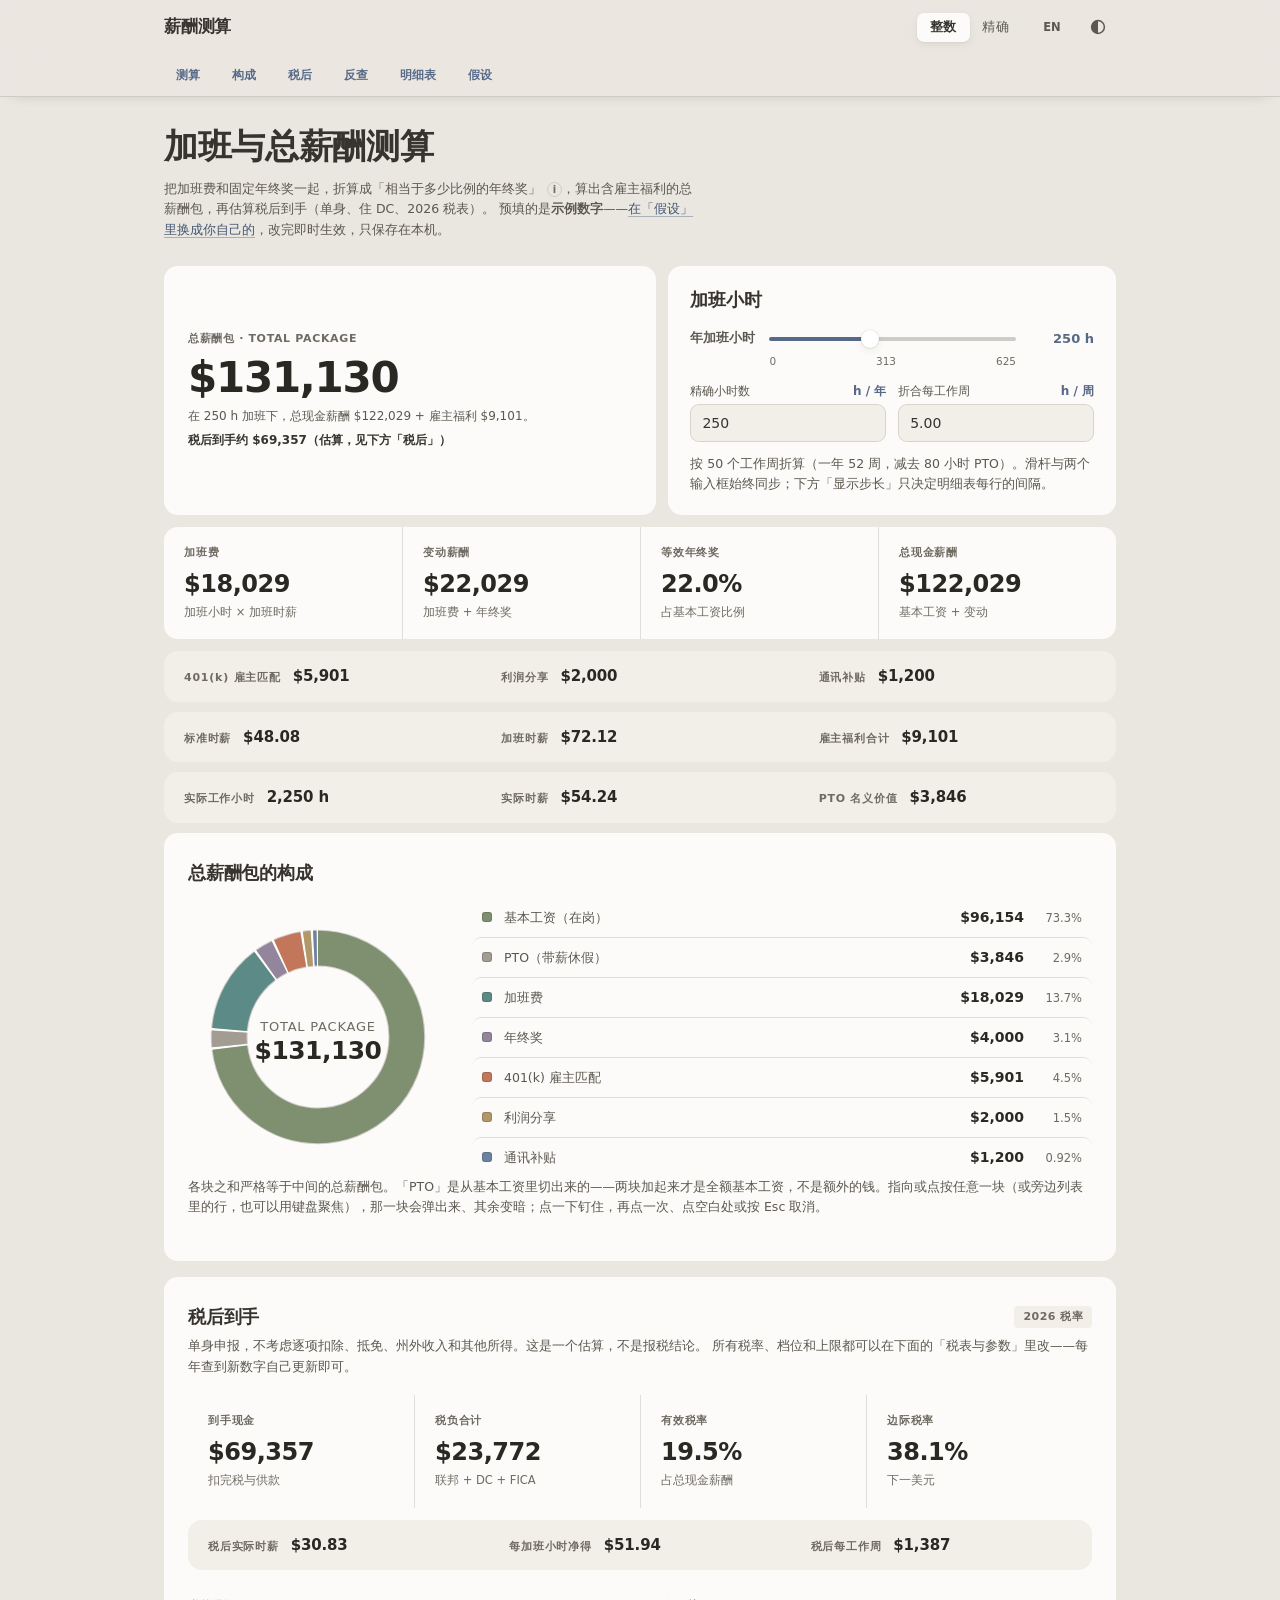
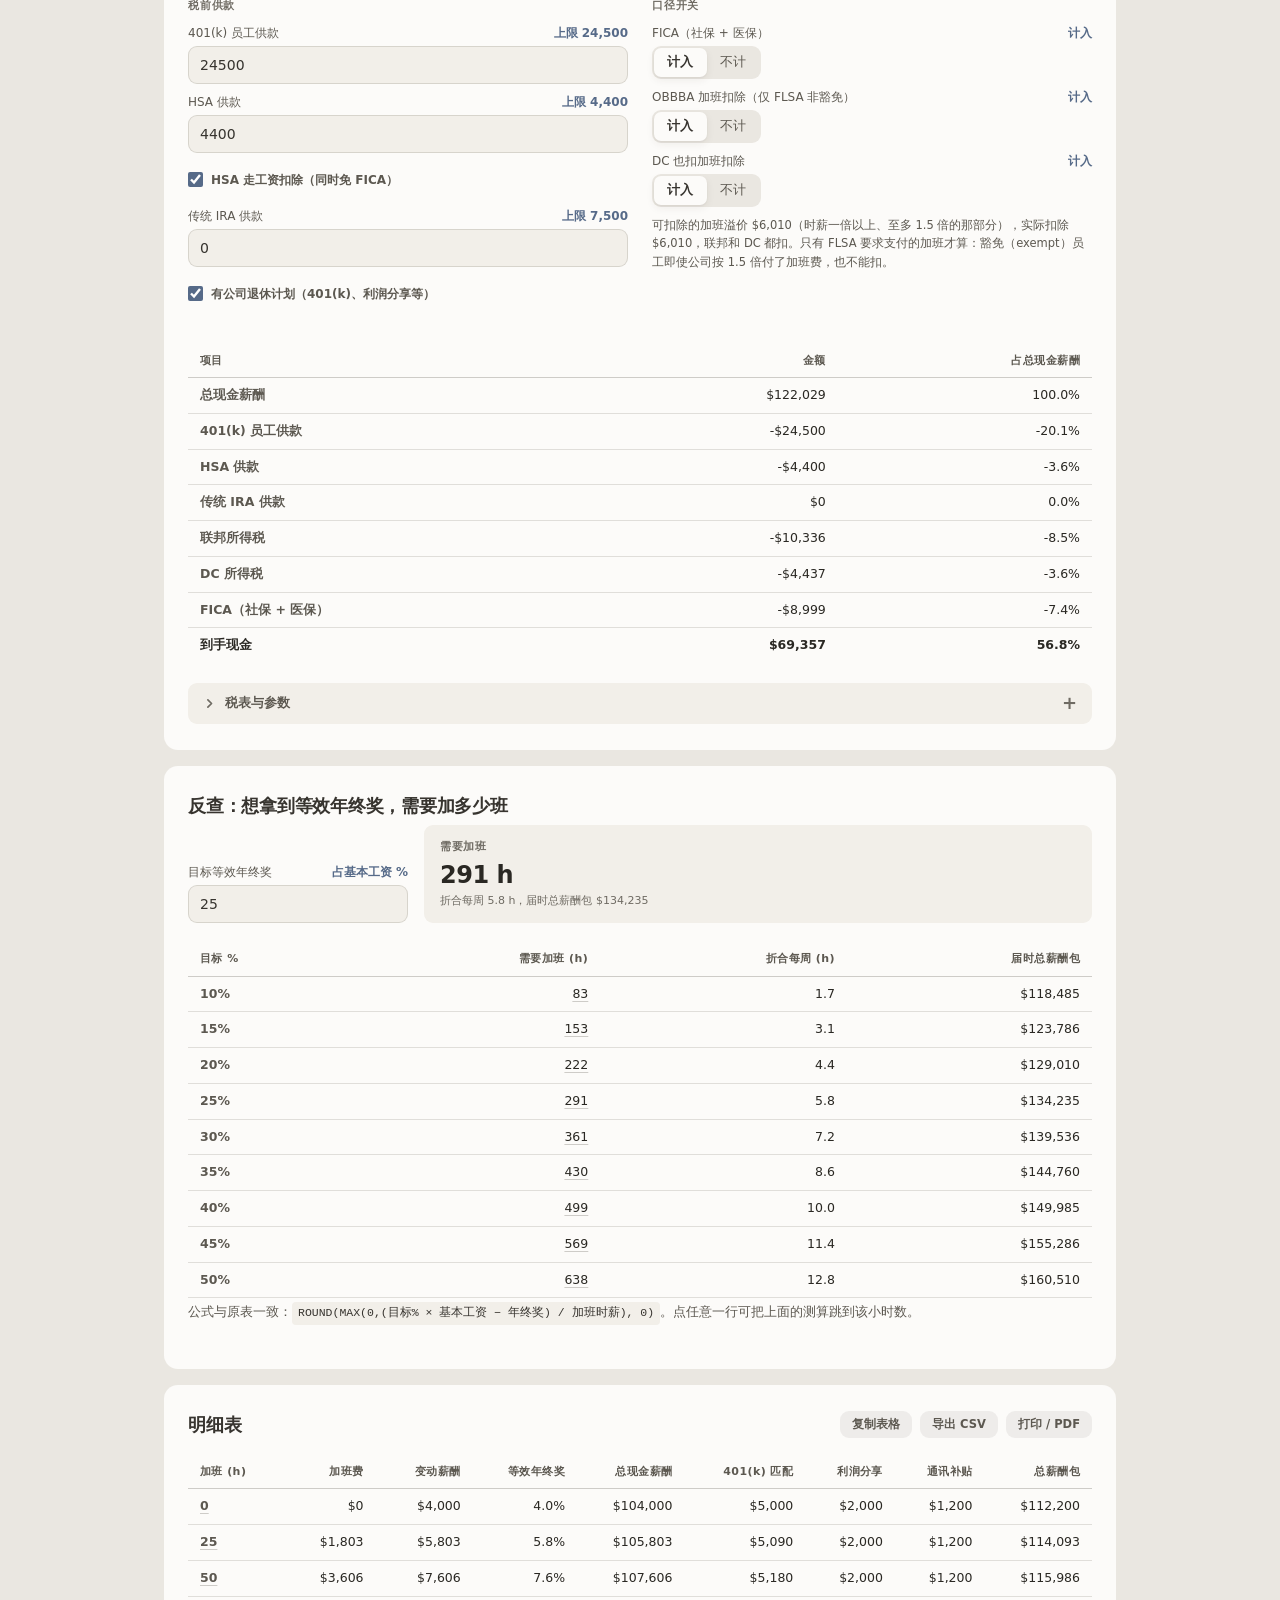
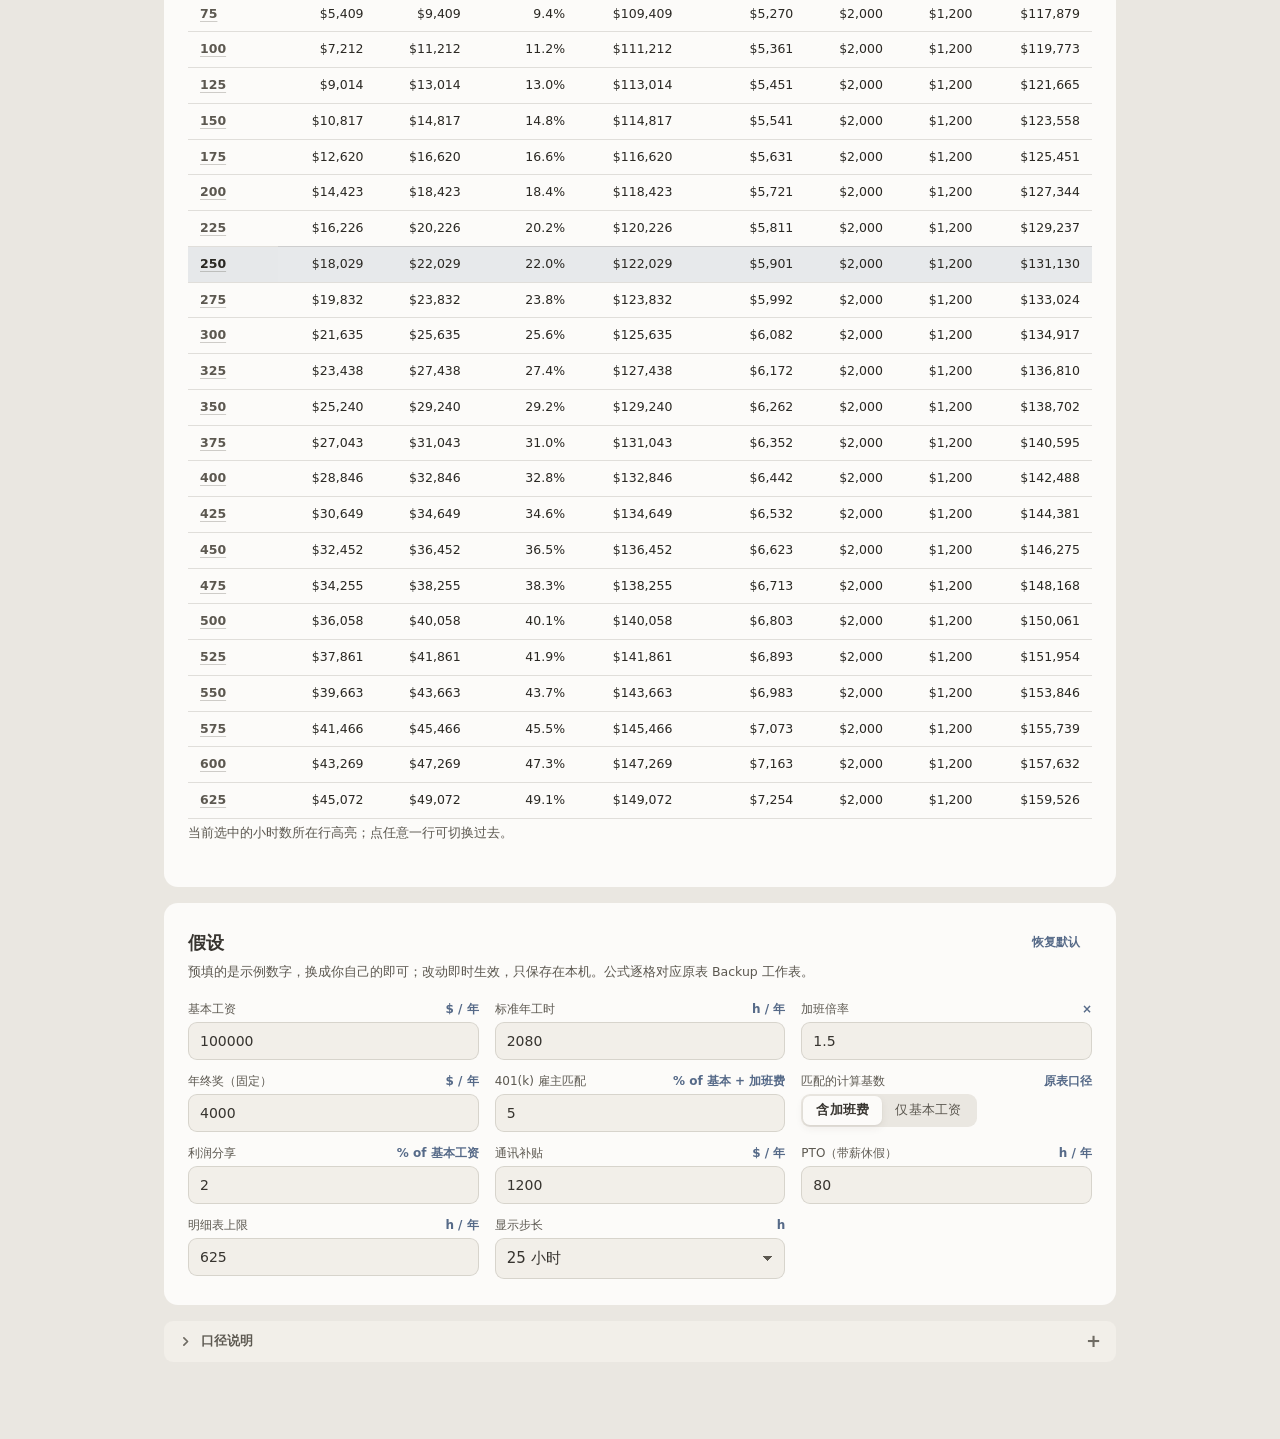
<file: index.html>
<!DOCTYPE html>
<!--
  Generated by tools/bundle.py — do not edit this file directly.
  Edit web/ and rebuild. Everything is inlined: no network, no fonts to
  load, no build step. Open it in any modern browser, or send it to
  someone and they can too. Settings are remembered per browser.
-->
<html lang="zh-CN">
<head>
<meta charset="utf-8">
<meta name="viewport" content="width=device-width, initial-scale=1">
<title>加班与总薪酬测算</title>
<meta name="description" content="加班费、年终奖与雇主福利折算成总薪酬包，再估算税后到手（单身、DC、2026 税表）。预填的是示例数字，改成你自己的即可，数据只存在本机。">

<!-- Theme BEFORE the stylesheets, inline and blocking. A deferred theme decision paints
     one full frame of the wrong theme on every launch. -->
<script>(function(){try{var t=localStorage.getItem("ui_theme");}catch(e){}
document.documentElement.dataset.theme=t||((window.matchMedia&&matchMedia("(prefers-color-scheme: dark)").matches)?"dark":"light");}());</script>

<style>
/* ===== tokens.css ===== */
/* ============================================================
   apple-ui-kit · LAYER 1 — tokens.css
   System fonts only. Zero dependencies, zero network requests.
   Drop it into a plain HTML page and it works.

   This layer owns, and nothing else may own:
     - the token values (color / type / radius / space / shadow / chart)
     - the light and dark themes
     - the universal reset and the base html/body styles
     - the accessibility & preference media queries
     - the print theme

   THE RULE: a reskin swaps VALUES, never NAMES. Every later layer and
   every app built on this kit references tokens by name only, so a new
   product identity is this one file re-valued — no component is touched.
   Corollary: do not add a token name that is not in the contract, and do
   not keep an app-specific alias (--brand-plum, --ch-sales) next to the
   canonical name. An alias is a name, and names are the frozen part.

   The palette below is CALIBRATED, not arbitrary: warm greige surfaces,
   a dusty slate-blue tint, and Morandi-muted semantic/categorical hues,
   tuned against a real app in both themes. Treat the specific values as
   a starting point worth keeping until you have a reason.

   RUNTIME TOKENS. Three names are written by JS at runtime and are
   deliberately NOT declared here:
     --topbar-h  sticky-chrome height, measured (chrome height changes
                 when it wraps at narrow widths)
     --fill      slider fill percentage
     --hx        popover viewport-clamp shift, in px
   They stay undeclared so that every use site can carry its own
   var(--topbar-h,55px) fallback — declaring them in :root would shadow
   the fallback and the page would render wrong before JS runs, instead
   of rendering acceptably.
   ============================================================ */

:root{
  /* Tell the UA which way this theme runs, so form controls, scrollbars and the canvas
     behind the page follow the theme toggle instead of staying light. */
  color-scheme:light;

  /* ---- type: SF Pro on macOS, PingFang SC for zh, system-ui elsewhere ---- */
  --font-text:-apple-system,BlinkMacSystemFont,"SF Pro Text","PingFang SC",system-ui,sans-serif;
  --font-display:-apple-system,BlinkMacSystemFont,"SF Pro Display","PingFang SC",system-ui,sans-serif;
  /* Numbers are PROPORTIONAL + tabular-nums, not monospace. Apple's own data apps
     (Stocks/Health/Fitness) set figures in SF Pro with tnum; SF Mono reads as code /
     Bloomberg terminal and is the single strongest "not an Apple app" tell in a
     number-dense UI. Proportional figures still align in columns once tnum is on —
     see .tnum below. */
  --font-num:-apple-system,BlinkMacSystemFont,"SF Pro Text","PingFang SC",system-ui,sans-serif;
  --font-code:ui-monospace,"SF Mono",Menlo,monospace;   /* genuine code only: log output, raw JSON */

  /* ---- tint: the ONE interaction color. Buttons, links, selection, focus ring. ---- */
  --tint:#566A88;          /* dusty slate-blue, a touch more confident than the surfaces
                              around it so it reads as interactive rather than decorative */
  --tint-strong:#455673;   /* pressed / hover-deepened */
  --on-tint:#FFFFFF;       /* text and icons sitting ON a tint fill */

  /* ---- surfaces: page ground, floating card, recessed well ---- */
  --bg-base:#EAE7E1;       /* warm greige page ground */
  --bg-elevated:#FCFBF9;   /* a CLEAN warm-white card, light enough to float off the ground */
  --bg-inset:#F2EFE9;      /* a well pressed INTO a card: between base and elevated (see dark) */

  /* ---- ink: warm grays, never neutral #333/#666/#999 on a warm ground ---- */
  --label:#37342F;
  /* LOCAL RE-VALUATION (values only — see README). As shipped, --label-2 was
     3.9:1 on the page ground and --label-3 2.1-2.3:1 on cards and wells, and this
     app sets most of its small print (11-12.5px labels, notes, ticks) in them.
     Both now clear WCAG AA 4.5:1 on every surface they sit on here: --label-2
     5.7:1+ on the ground, --label-3 4.6:1+ on a well and 5.1:1 on a card. The
     tertiary tier is still lighter than the secondary, by less. */
  --label-2:#5C5850;
  --label-3:#6F6B63;
  --ink-number:#2A2823;    /* near-ink, reserved for the celebrated number in a hero/metric */

  /* ---- lines ---- */
  --separator:rgba(60,54,44,.15);         /* hairline between rows; should almost disappear */
  --separator-strong:rgba(60,54,44,.24);  /* one step up, for a line that must be SEEN as a
                                             thing: control tracks, tick marks, inactive dots */

  /* ---- state: muted, but never so muted that warn blurs into bad ---- */
  /* LOCAL RE-VALUATION, same hues one step deeper: white toast text on the
     shipped sage/terracotta was 3.8:1, and ochre as TEXT (the 与原表口径不同 state,
     warnings) was 2.6:1 on a card. Now 4.6:1+ and 5.4:1. */
  --good:#647C56;   /* sage — slightly deeper than its dark counterpart, for legibility on white */
  --warn:#806334;   /* ochre */
  --bad:#9C675E;    /* terracotta */

  /* ---- accents: CATEGORICAL, for data dimensions / scenes. Not state. ----
     Kept off the red/orange axis on purpose so an accent can never be misread as
     warn or bad. Green<->mauve also survives the common color-vision deficiencies.
     NO CONSUMER IN THIS KIT — like the --chart-* family below, these are a palette
     for YOUR code to read; see the chart note for what that means in practice. */
  /* ---- LOCAL RE-VALUATION (values only, no new names — see README) ----
     Shipped, these three duplicated --chart-1/2/3 exactly, which left the kit with
     three usable categorical hues. The composition donut needs six, and its
     remaining option — the pale *-band tints — sits too close to the card it is
     drawn on to read as a slice. Re-valued here to three more Morandi hues that
     are well separated from the chart trio AND from the surfaces: dusty aqua,
     muted coral and slate blue. Re-apply this block if the kit is ever updated. */
  --accent-1:#5C8A87;   /* dusty aqua */
  --accent-2:#C2765A;   /* muted coral — deliberately redder than --warn's ochre
                           (light --warn) so a data slice cannot be read as a warning */
  --accent-3:#6C82A4;   /* slate blue */

  /* ---- radius ----
     Calibrated toward Apple's actual radii (larger/softer than the web's usual 4-6px).
     True squircles need an SVG mask per element, which would clip the box-shadows that
     carry our depth — not worth it.

     SPARE STEPS ARE DELIBERATE. --radius-xs and --radius-pill here, and --space-1 /
     --space-8 below, are read by NO component in this kit. They are kept because they
     complete the scale, and a scale with a hole in it is worse than a scale with a
     spare step: the hole is what makes the next person write a bare 4px or 32px, and
     a literal is exactly the thing a reskin cannot re-value. Reach for them freely in
     your own components. */
  --radius-xs:4px;      /* micro-badges, swatches — no consumer in this kit */
  --radius-s:9px;       /* inputs, small buttons, chips */
  --radius-m:14px;      /* cards, callouts */
  --radius-l:18px;      /* sheets, large panels */
  --radius-pill:999px;  /* a fully-round element of YOUR OWN — a pill badge, a round icon
                           button. Nothing in this kit reads it: .segmented takes
                           --radius-s and .toast takes --radius-m, both as the source
                           design has them. That is not an oversight to "fix" by
                           pillifying them. */

  /* ---- space: a 4pt grid. Nothing between these steps. ----
     --space-1 and --space-8 have no consumer in this kit; see the radius note above. */
  --space-1:4px; --space-2:8px; --space-3:12px; --space-4:16px; --space-6:24px; --space-8:32px;

  /* ---- shadow ----
     Warm and LAYERED (a tight contact shadow plus a wide ambient one) so a card
     genuinely lifts off the greige. A single flat rgba(0,0,0,x) reads as a smudge
     under the box rather than as light falling around it — and pure black tints the
     warm ground gray at the edges. */
  --shadow-1:0 1px 2px rgba(58,48,33,.05), 0 3px 8px rgba(58,48,33,.07);      /* clickable card at rest */
  --shadow-2:0 2px 6px rgba(58,48,33,.06), 0 10px 26px rgba(58,48,33,.12);    /* popover, floating layer */
  --shadow-3:0 8px 24px rgba(58,48,33,.10), 0 26px 60px rgba(58,48,33,.22);   /* sheet, modal */
  --shadow-hover:0 2px 6px rgba(58,48,33,.07), 0 14px 32px rgba(58,48,33,.15);

  /* ---- chart ----
     THIS KIT DRAWS NOTHING. There is no chart component, no canvas helper and no SVG
     builder anywhere in it, and these 13 names plus --accent-1/2/3 above have no
     consumer inside the kit by design. They are a CALIBRATED CATEGORICAL PALETTE for
     YOUR OWN drawing code — hand-written SVG, a canvas renderer, or the theme object
     of whatever chart library you bring — so that a chart lands in the same color
     world as the components instead of arriving in library-default blue.

     Read them with getComputedStyle(document.documentElement).getPropertyValue(...)
     for canvas, or put var(--chart-1) straight into an SVG fill/stroke. The SVG route
     is the better one: a theme switch then recolors an ALREADY-RENDERED chart with no
     re-render and no JS at all — which is the whole reason these live in CSS rather
     than in a JS palette constant.

     Each series is a line color plus two band tints (e.g. an 80% and a 95% interval);
     band2 is the wider, fainter one. The two band steps exist so that a confidence
     band reads at the SAME visual separation in both themes — in light they step down
     from the series color, in dark they are re-stepped UP off the panel ground (see
     the dark block). Deriving them at runtime with one opacity does not survive the
     theme flip; that is why they are tokens and not an alpha. */
  --chart-ink:#6F6A61;                /* chart labels / data text */
  --chart-grid:rgba(60,54,44,.09);    /* gridlines: present, not competing with the data */
  --chart-axis:rgba(60,54,44,.16);    /* axis lines: one step stronger than grid */
  --chart-muted:#A29C92;              /* de-emphasized / reference series */
  --chart-1:#7E9070; --chart-1-band:#CBD3BF; --chart-1-band2:#E1E6D8;
  --chart-2:#93859B; --chart-2-band:#D5CCD8; --chart-2-band2:#E8E2EA;
  --chart-3:#B29868; --chart-3-band:#E1D4BB; --chart-3-band2:#EFE7D5;
}

*{margin:0;padding:0;box-sizing:border-box}

/* ============ DARK — a designed remap, never an inversion ============ */
/* Selected by :root[data-theme="dark"], i.e. an explicit attribute, not
   prefers-color-scheme. The app decides (persisted toggle, OS preference read once at
   boot, or both); this sheet only defines what dark LOOKS like. */
:root[data-theme="dark"]{
  color-scheme:dark;

  --tint:#8FA6C6; --tint-strong:#A6BAD6;   /* bluer and brighter: the light tint is too close
                                              to charcoal to read as interactive on it */
  --on-tint:#211F1C;

  /* Dark is charcoal, not black: macOS dark windows live near #1E-#28. With resting cards
     flat (shadows do almost nothing on a dark ground), the base -> inset -> elevated
     LIGHTNESS LADDER is the whole depth story, so the steps are deliberately wide and the
     floor never approaches pure black.
     inset sits BETWEEN base and elevated so a nested well RECESSES below its card exactly
     as it does in light. Putting inset above elevated (the intuitive "wells are lighter in
     dark" move) inverts depth with the theme: the same well reads as pressed-in in light
     and as the most-forward element in dark. Ladder: page #1D < well #24 < card #2B. */
  --bg-base:#1D1B19; --bg-inset:#242220; --bg-elevated:#2B2925;

  --label:#EDE9E1; --label-2:#ACA79D;
  --label-3:#969187;                       /* lifted off a literal remap: 11px metadata in the
                                              tertiary color must stay readable on charcoal.
                                              LOCAL: was #8A857B, 3.96:1 on a card; now 4.6:1 */
  --ink-number:#F5F1E9;

  --separator:rgba(240,236,228,.15);
  --separator-strong:rgba(240,236,228,.20);

  --good:#98AA86; --warn:#CBA869; --bad:#C48A7E;
  /* Local re-valuation, dark half — lifted off the charcoal ground, same hues. */
  --accent-1:#7FA7A4; --accent-2:#D4907A; --accent-3:#8A9EBF;

  --shadow-1:0 1px 3px rgba(0,0,0,.45), 0 4px 12px rgba(0,0,0,.35);
  --shadow-2:0 4px 16px rgba(0,0,0,.5);
  --shadow-3:0 12px 40px rgba(0,0,0,.62);
  --shadow-hover:0 6px 22px rgba(0,0,0,.5);

  --chart-ink:#ACA79D; --chart-grid:rgba(240,236,228,.10);
  --chart-axis:rgba(240,236,228,.17); --chart-muted:#948F85;
  /* Bands are re-stepped against the lifted panel background (#2B2925), not darkened from
     the light values — darkening them collapses band and band2 into the panel. */
  --chart-1:#93A583; --chart-1-band:#46523F; --chart-1-band2:#37412F;
  --chart-2:#AB9DB1; --chart-2-band:#4F4652; --chart-2-band2:#3C3540;
  --chart-3:#C6AC7C; --chart-3-band:#544B3B; --chart-3-band2:#423A28;
}

/* ============================================================
   SURFACE HOOKS — .surface / [data-elevated] / .material / [data-material] / [data-scrim]

   Four rules in this file are cross-cutting: they are about what a SURFACE does, not
   about what any one component is. They are the dark rim just below, the
   reduced-transparency swap, the prefers-contrast borders, and the print border.

   These five selectors are the OPT-IN PATH FOR SURFACES YOU ADD LATER. Nothing in this
   kit wears them — components.css covers the kit's OWN components by enumerating them
   by name (.panel, .card, .card-select, .topbar, .subbar, .popover, .tip, ...), and its
   copies of these same four rules are the ones that render today. That pairing is
   deliberate, not duplication:

     components.css  — a closed, known list. The kit's components, which do not change
                       without someone editing that file anyway.
     tokens.css      — this open hook. Your surfaces, which this file cannot enumerate
                       because it has never seen them.

   So: adding an elevated surface of your own? Put .surface (or data-elevated, for
   markup you generate) on it and it inherits all four behaviours at once. Do NOT go
   append your class to components.css's lists — that is the list this warning is about:
   AN ENUMERATED LIST ROTS. Every component added after it was written starts out
   missing its rim, its opaque fallback, its contrast border and its print edge, and
   each omission only shows up in one theme or one preference, which is where a missing
   rim can sit unnoticed for a long time.
   ============================================================ */

/* Apple dark elevation: a raised surface catches a faint light rim along its edge. With
   shadows doing almost nothing on charcoal, this half-pixel ring is what keeps a flat card
   legible AS a card. (components.css carries the same rim for .panel/.card by name.) */
:root[data-theme="dark"] .surface,
:root[data-theme="dark"] [data-elevated]{box-shadow:0 0 0 .5px rgba(240,236,228,.08)}
/* This rim rule outranks a component's own hover/selected box-shadow, so those states must
   RECOMPOSE on top of the rim rather than replace it — otherwise hovering a card in dark
   silently deletes its edge. */
:root[data-theme="dark"] .surface:hover,
:root[data-theme="dark"] [data-elevated]:hover{box-shadow:0 0 0 .5px rgba(240,236,228,.12),var(--shadow-1)}

/* ============ base elements ============ */
/* scroll-padding-top keeps anchor jumps clear of sticky chrome. --topbar-h is measured by
   JS because the chrome's height changes with the viewport (it wraps at narrow widths);
   the fallback is its desktop height, so anchors are merely imperfect before JS runs. */
html{scroll-behavior:smooth;scroll-padding-top:calc(var(--topbar-h,55px) + 48px)}
body{
  background:var(--bg-base); color:var(--label);
  font-family:var(--font-text); font-size:15px; line-height:1.5;
  -webkit-font-smoothing:antialiased; -moz-osx-font-smoothing:grayscale;
  font-feature-settings:"kern" 1,"liga" 1;
}

/* Figures are proportional (see --font-num), so tabular-nums is what does the aligning.
   Apply .tnum wherever numbers sit in columns or UPDATE IN PLACE — tables, metrics,
   readouts, chart labels, number inputs, live counters. A figure that changes width as it
   ticks makes the whole row twitch; that is the failure this prevents. */
.tnum{font-variant-numeric:tabular-nums}

/* The dark<->light flip is a brightness jump and must cross-fade, not flash.
   ARMED BY JS for ~380ms around the toggle ONLY. Scoping it to that window is the point:
   left on permanently, this !important blanket would override every component's own
   carefully tuned transition (a 120ms popover would fade for 320ms) and would make any
   color change anywhere in the app feel laggy.

     const r = document.documentElement;
     r.classList.add("theme-easing"); clearTimeout(r._themeT);
     r._themeT = setTimeout(() => r.classList.remove("theme-easing"), 380);
*/
:root.theme-easing body,:root.theme-easing body *{
  transition:background-color .32s ease,color .32s ease,border-color .32s ease,box-shadow .32s ease!important}

/* ============ accessibility & user preferences ============ */

/* Keyboard focus ring. :focus-visible only, so a mouse click on a button does not leave a
   ring behind while inputs keep their own :focus treatment. */
a:focus-visible,button:focus-visible,summary:focus-visible,
[tabindex]:focus-visible,[role="slider"]:focus-visible{outline:2px solid var(--tint);outline-offset:2px}

/* REDUCED != NONE. The usual *{transition:none;animation:none} hammer is wrong: it strips
   the feedback that tells you a click registered, leaves entrance keyframes stuck at their
   FROM state (a view animating in from opacity:0 never appears), and freezes spinners.
   What actually bothers a motion-sensitive user is TRAVEL — things flying across the
   screen. So: drop transform/filter from the transition property list, keep opacity and
   color feedback at a short duration, collapse one-shot keyframes to their end state, and
   let looping loading indicators keep spinning. */
@media (prefers-reduced-motion:reduce){
  *,*::before,*::after{
    scroll-behavior:auto!important;
    transition-property:opacity,color,background-color,border-color,box-shadow,fill!important;
    transition-duration:.16s!important;
    animation-duration:.01ms!important;      /* every keyframe animation jumps to its end state */
    animation-delay:0ms!important;
  }
  /* loading indicators are information, not decoration — they keep going */
  .spinner,[data-spin],.is-loading{animation-duration:.7s!important}
}

/* Translucent material -> opaque fill. Surface hooks (see above): .material /
   [data-material] / [data-scrim] are for your own translucent panes. components.css
   runs the same swap for the kit's .topbar / .subbar / .popover / .tip / .scrim. */
@media (prefers-reduced-transparency:reduce){
  /* The :root prefix is not decoration: it lifts specificity above the component's own base
     rule. A component that sets its translucent background LATER in the stylesheet at equal
     specificity wins on source order, and the bar stays translucent despite the preference.
     Prefixing :root makes this rule strictly more specific regardless of where it sits. */
  :root .material,:root [data-material]{
    backdrop-filter:none;-webkit-backdrop-filter:none;background:var(--bg-elevated)}
  /* scrim: drop the blur, deepen the dim so a modal still separates from the page */
  :root .scrim,:root [data-scrim]{backdrop-filter:none;-webkit-backdrop-filter:none;background:rgba(28,24,18,.6)}
  /* Same trap one level up: the dark theme sets material backgrounds through a
     HIGHER-specificity selector (:root[data-theme="dark"] .material), which beats the rule
     above and leaves the chrome translucent in dark only. Match that specificity to land a
     genuinely opaque fill in both themes. */
  :root[data-theme="dark"] .material,
  :root[data-theme="dark"] [data-material]{
    backdrop-filter:none;-webkit-backdrop-filter:none;background:var(--bg-elevated)}
}

/* This system separates surfaces with background steps and space instead of borders.
   Under prefers-contrast:more that separation is exactly what is too weak — so hand the
   borders back. Same :root specificity lift, same reason. The form-control selectors are
   generic on purpose; .surface / [data-elevated] are the surface hooks (see above), and
   components.css names the kit's own .panel / .card / .card-select / .metric-band /
   .readout for the same rule. */
@media (prefers-contrast:more){
  :root .surface,:root [data-elevated],
  :root input,:root select,:root textarea{border:1px solid var(--separator)}
}

/* ============ PRINT (Cmd+P -> Save as PDF) ============ */
@media print{
  /* Force the light tokens. Paper is white whatever the screen was doing, and every token
     the dark block overrides has to be reset here or it leaks onto the page — including the
     easy-to-miss ones (celebrated numbers in near-white, chart bands in charcoal, state
     colors lightened for a dark ground). Reset the whole dark surface, not the obvious half.

     AUDIT. The dark block redefines 35 tokens; 31 of them are reset below. The four left
     out are --shadow-1/-2/-3/-hover, and they are safe to leave ONLY because every use of
     them in this kit is a box-shadow and the `*{box-shadow:none!important}` rule a few
     lines down erases all of those on paper. If you ever feed a shadow token into
     something print keeps — a filter:drop-shadow(), a text-shadow — that proof dies and
     the token has to be reset here too.

     color-scheme is not a token, which is exactly why it got missed: the dark block sets
     it, this block used to not clear it, and everything the UA draws ITSELF then printed
     dark — an unchecked checkbox or radio (the kit only sets their accent-color, the box
     itself is the UA's), and a <select>'s dropdown indicator. print-color-adjust:exact
     below then guarantees those dark boxes reach the paper. */
  :root[data-theme="dark"]{
    color-scheme:light;
    --bg-base:#fff; --bg-elevated:#fff; --bg-inset:#fff;
    --label:#2B2925; --label-2:#5F5B54; --label-3:#6F6A62; --ink-number:#2A2823;
    --separator:rgba(0,0,0,.18); --separator-strong:rgba(0,0,0,.26);
    --tint:#4F5C67; --tint-strong:#3E4952; --on-tint:#fff;
    --good:#5A6D4E; --warn:#7D6636; --bad:#8E5348;
    /* Accents go to their DARKER print variants: they must stay distinguishable after a
       black-and-white printer flattens them to gray levels. */
    --accent-1:#2F5E5B; --accent-2:#9E5A33; --accent-3:#3A4E75;
    --chart-ink:#5F5B54; --chart-grid:#e6e3dd; --chart-axis:#c9c4bb; --chart-muted:#8F8A81;
    --chart-1:#5A6D4E; --chart-1-band:#CBD3BF; --chart-1-band2:#E1E6D8;
    --chart-2:#6F6273; --chart-2-band:#D5CCD8; --chart-2-band2:#E8E2EA;
    --chart-3:#7D6636; --chart-3-band:#E1D4BB; --chart-3-band2:#EFE7D5;
  }
  @page{margin:13mm}
  html,body{background:#fff!important;-webkit-print-color-adjust:exact!important;print-color-adjust:exact!important}
  /* Paper has no material: no blur, no cast shadow. Which removes the only thing separating
     our borderless cards — so give them an ink edge instead. Surface hooks again (see the
     SURFACE HOOKS note above): this edge is for your own surfaces, while components.css
     gives .panel / .card / .card-select theirs by name. */
  *{box-shadow:none!important;backdrop-filter:none!important;-webkit-backdrop-filter:none!important}
  .surface,[data-elevated]{border:1px solid #b9b3a8!important}
  /* Large screen radii look like a mistake at print resolution; 4px stays a corner. */
  .surface,[data-elevated],.material,[data-material],input,select,textarea,table,img{border-radius:4px!important}
  a{color:inherit!important;text-decoration:none!important}
}

</style>
<style>
/* ===== components.css ===== */
/* ============================================================
   components.css — the component layer.

   Requires tokens.css. Every colour, radius, space and shadow here comes
   from a token; nothing in this file invents a value that a theme should
   own. Durations and easings are the exception: they ARE the design, so
   they are written literally.

   House easing: cubic-bezier(.32,.72,0,1). It is the deceleration curve
   that makes a move feel like it was thrown rather than played back.
   Anything that travels uses it. Pure fades may use `ease`.

   Motion contract with JS: CSS owns whatever can be declared (width,
   height, opacity, colour). A spring engine owns translate. The two never
   animate the same property, because a transition and a rAF loop writing
   the same transform fight and stutter.

   Zero dependencies, zero network, system fonts only.
   ============================================================ */


/* ============================================================
   1 · CHROME BAR
   ============================================================ */

/* The material: a translucent, blurred, over-saturated pane. saturate(180%)
   is what keeps colour alive behind frosted glass instead of going chalky.
   One rule covers both themes: color-mix takes 72% of whatever the theme's
   page colour is, so there is no second hardcoded rgba to keep in sync when
   the palette moves.
   Be honest about what that buys and what it costs — it is a SIMPLIFICATION,
   not an equivalence. The design this came from lifted the LIGHT bar four
   units BRIGHTER than the page (rgba(238,235,229,.72) over a #EAE7E1 ground)
   while the dark bar sat exactly on its own base; mixing from the token
   gives that deliberate +4 lift up in exchange for never writing the palette
   twice. If a reskin wants the lift back, override the light theme's
   .topbar/.subbar background — do not re-hardcode both.
   Only put blur on the chrome layer and on transient overlays — a page of
   blurred cards costs real frames. */
.topbar{
  position:sticky;top:0;z-index:60;
  background:color-mix(in srgb, var(--bg-base) 72%, transparent);
  backdrop-filter:blur(20px) saturate(180%);
  -webkit-backdrop-filter:blur(20px) saturate(180%);
  border-bottom:1px solid transparent;
  transition:box-shadow .25s ease,border-color .25s ease;
}
/* Scroll edge effect: the separator and shadow do not exist until content
   is actually passing underneath. A bar that is always outlined reads as a
   band glued to the page; this one only becomes an edge when it IS one.
   JS toggles .scrolled from a scroll listener. */
.topbar.scrolled{border-bottom-color:var(--separator);box-shadow:0 8px 16px -14px rgba(0,0,0,.35)}
.topbar-inner{max-width:1000px;margin:0 auto;padding:9px var(--space-6);display:flex;align-items:center;gap:14px;flex-wrap:wrap}

/* Chrome speaks in one voice: a monochrome wordmark and controls that are
   text until hovered. Version strings and build tags are engineering, not
   product — they belong in a diagnostics panel, not in the bar. */
.topbar-brand{font-family:var(--font-text);font-size:17px;font-weight:600;color:var(--label);letter-spacing:-.01em}
.topbar .btn-ghost{background:transparent}
.topbar .btn-ghost:hover{background:color-mix(in srgb, var(--label) 8%, transparent)}

/* Apple large-title collapse. The page's big title re-appears, compact, in
   the bar once the original scrolls under it. max-width (not width) is what
   animates: the title is intrinsically sized, so 0 -> 42vw expands it from
   nothing to exactly its own width without measuring anything in JS.
   pointer-events:none because it is an echo, not a control. */
.topbar-title{
  margin-right:auto;font-family:var(--font-text);font-size:15px;font-weight:600;color:var(--label);
  letter-spacing:-.01em;white-space:nowrap;overflow:hidden;text-overflow:ellipsis;pointer-events:none;
  max-width:0;opacity:0;transform:translateY(7px);
  transition:opacity .24s cubic-bezier(.32,.72,0,1),transform .24s cubic-bezier(.32,.72,0,1),max-width .24s cubic-bezier(.32,.72,0,1);
}
.topbar.title-shown .topbar-title{max-width:42vw;opacity:1;transform:none;padding-left:var(--space-3)}

/* The other half of the cross-fade. While the compact echo is showing, the
   big original — already sliding under the glass — gently yields, so the
   same words are never shouting twice at full strength. JS adds .echoed to
   whichever title is currently being echoed and removes it from the rest. */
.page-title{
  font-size:clamp(24px,4vw,34px);font-weight:600;letter-spacing:-.01em;line-height:1.12;text-wrap:balance;
  transition:opacity .24s cubic-bezier(.32,.72,0,1);
}
.page-title.echoed{opacity:.3}

/* A second sticky bar (tabs, filters) tucks flush under the first.
   --topbar-h is MEASURED by JS, not hardcoded: the chrome wraps to two rows
   at narrow widths, and a fixed offset leaves the second bar tucked behind
   the first with content colliding into its shadow. The -1px makes the two
   blurred panes overlap by a hair instead of leaving a translucent sliver
   between them. The fallback is the desktop height.
   PRECONDITION: .subbar requires a .topbar on the page. --topbar-h is written
   by ui.js's chrome controller from the topbar's measured height, so with no
   topbar to measure nothing is ever written and every .subbar silently sticks
   at the 55px fallback — a number that describes a bar that is not there. A
   sub-bar without a main bar must set --topbar-h itself (or just use
   position:sticky;top:0). */
.subbar{
  position:sticky;top:calc(var(--topbar-h,55px) - 1px);z-index:50;
  background:color-mix(in srgb, var(--bg-base) 72%, transparent);
  backdrop-filter:blur(20px) saturate(180%);
  -webkit-backdrop-filter:blur(20px) saturate(180%);
  border-bottom:1px solid transparent;
  transition:box-shadow .25s ease,border-color .25s ease;
}
.subbar.scrolled{border-bottom-color:var(--separator);box-shadow:0 8px 16px -14px rgba(0,0,0,.3)}
.subbar-inner{display:flex;align-items:center;gap:var(--space-2);padding:7px var(--space-6);max-width:1000px;margin:0 auto}

/* An in-page anchor jump must clear BOTH bars, or the target lands under
   the glass and looks like nothing happened. */
html{scroll-behavior:smooth;scroll-padding-top:calc(var(--topbar-h,55px) + 48px)}


/* ============================================================
   2 · SEGMENTED CONTROL
   ============================================================ */

/* A recessed pill track with a single raised thumb that slides to the
   active segment — iOS's model, not a row of buttons that invert. */
.segmented{position:relative;display:inline-flex;background:var(--bg-base);border:none;border-radius:var(--radius-s);padding:2px}

/* The thumb. Its X translate is driven by a JS spring (SNAPPY: damping 1.0,
   response 0.25) reading the active segment's offsetLeft/offsetWidth —
   measured, never computed from an index, so it stays correct when a
   language switch changes every label's width.
   CSS owns width / height / opacity ONLY. If CSS also transitioned
   transform, the transition and the spring would both be writing the same
   property every frame and the thumb would stutter. */
.seg-thumb{
  position:absolute;left:0;top:0;width:0;height:0;background:var(--bg-elevated);
  border-radius:calc(var(--radius-s) - 2px);box-shadow:var(--shadow-1);z-index:0;pointer-events:none;
  transition:width .25s cubic-bezier(.32,.72,0,1),height .25s cubic-bezier(.32,.72,0,1),opacity .15s;
}
/* The segments ride ABOVE the thumb. Without z-index:1 the thumb paints
   over its own label as it arrives and the text flickers out mid-slide. */
.segmented button{
  position:relative;z-index:1;background:transparent;border:none;cursor:pointer;
  font-family:var(--font-text);font-size:12.5px;font-weight:600;letter-spacing:.02em;
  padding:6px 13px;color:var(--label-2);border-radius:calc(var(--radius-s) - 2px);
  transition:color .2s;
}
/* The active state is carried by the thumb plus weight — no colour inversion.
   All THREE of ui.js's active conventions are listed, because its default
   isActive() accepts all three: aria-pressed="true" (a button that toggles in
   place), aria-selected="true" (tab semantics) and .active (rows whose markup
   is regenerated). Styling only the first is the failure worth naming: the
   thumb still slides, because the controller found the segment, while the
   label never changes weight — the control half-responds and nothing errors. */
.segmented button[aria-pressed="true"],
.segmented button[aria-selected="true"],
.segmented button.active{color:var(--label);font-weight:600}
.segmented button:disabled{opacity:.4;cursor:not-allowed}


/* ============================================================
   3 · BUTTONS
   ============================================================ */

/* The press is the whole point. `transition:transform 0s` inside :active
   means the shrink happens on the SAME frame as pointerdown — no ramp, no
   delay, the surface is already moving when your finger lands. The 100ms
   transform transition on the base rule then owns only the REBOUND, when
   :active drops. Animating into the press instead makes every button feel
   like it is lagging behind the hand by exactly one transition. */
.btn{
  font-family:var(--font-text);font-size:13px;font-weight:600;letter-spacing:.01em;
  padding:9px 18px;border:none;background:var(--tint);color:var(--on-tint);cursor:pointer;
  border-radius:var(--radius-s);transition:transform .1s ease,background .15s;
}
/* Hover deepens to --tint-strong, the token that exists for exactly this.
   A filter:brightness(.93) is the tempting one-liner and it is WRONG in a
   designed dark theme: dark's --tint-strong (#A6BAD6) is deliberately
   BRIGHTER than its --tint (#8FA6C6), because on a charcoal ground a tint
   deepens by moving toward the light, not away from it. brightness(.93)
   darkens unconditionally, so it runs the dark theme's hover backwards —
   and it does it silently, since something visibly changes either way. */
.btn:hover{background:var(--tint-strong)}
.btn:active{transform:scale(.97);transition:transform 0s}
.btn:disabled{opacity:.5;cursor:progress;transform:none}

/* Ghost: a translucent ink wash rather than a surface token, so it lands
   correctly on the page, inside a card and inside an inset group without
   three variants — and it re-tints itself in dark for free. */
.btn-ghost{
  font-family:var(--font-text);font-size:12.5px;font-weight:600;
  padding:8px 14px;border:none;background:color-mix(in srgb, var(--label) 7%, transparent);
  color:var(--label-2);cursor:pointer;border-radius:var(--radius-s);
  transition:transform .1s ease,background .15s,color .15s;
}
.btn-ghost:hover{background:color-mix(in srgb, var(--label) 12%, transparent);color:var(--label)}
.btn-ghost:active{transform:scale(.97);transition:transform 0s}
.btn-ghost:disabled{opacity:.5;cursor:not-allowed;transform:none}

/* A text button: the secondary action in a pair where one filled primary
   already leads. Tint text, background only on hover. */
.btn-ghost.quiet{background:transparent;color:var(--tint)}
.btn-ghost.quiet:hover{background:color-mix(in srgb, var(--label) 8%, transparent)}

.btn.sm,.btn-ghost.sm{font-size:11.5px;padding:6px 12px}
.btn.lg,.btn-ghost.lg{font-size:14px;padding:11px 22px}

/* Doubled selector on purpose: an icon button carries .btn-ghost.sm.btn-icon,
   and .btn-ghost.sm is (0,2,0) while a single .btn-icon is only (0,1,0) —
   so the 6px 12px padding WINS outright, whatever the source order, and the
   square button silently renders oblong. Doubling the class takes .btn-icon
   to (0,2,0) and then source order (it is below .sm here) settles it. Note
   that source order alone would never have been enough: this is a
   specificity fix, not an ordering one. */
.btn-icon.btn-icon{display:inline-flex;align-items:center;justify-content:center;padding:10px;line-height:0}


/* ============================================================
   4 · ICONS
   ============================================================ */

/* SF Symbols itself is not redistributable (licence), so icons here are
   hand-drawn inline SVG in its vocabulary: stroked not filled, 1.5 weight,
   round caps and joins, optically sized to the text, colour inherited
   through currentColor. Inline SVG also means zero network requests and no
   icon font to load — the glyph is in the HTML, already painted.
   Draw on a 16x16 viewBox and leave fill/stroke to this rule. */
.icon{
  width:16px;height:16px;display:block;flex-shrink:0;fill:none;stroke:currentColor;stroke-width:1.5;
  stroke-linecap:round;stroke-linejoin:round;vertical-align:middle;
}

/* A starting set. Copy into markup as-is; aria-hidden because the button's
   own aria-label is the accessible name.

   chevron (disclosure, "more", next)
     <svg class="icon" viewBox="0 0 16 16" aria-hidden="true" focusable="false">
       <path d="M6 3.5L10.5 8L6 12.5"/>
     </svg>

   info (help anchor)
     <svg class="icon" viewBox="0 0 16 16" aria-hidden="true" focusable="false">
       <circle cx="8" cy="8" r="6.4"/><path d="M8 7.3v4"/><path d="M8 4.6v.01"/>
     </svg>

   close (sheet dismiss)
     <svg class="icon" viewBox="0 0 16 16" aria-hidden="true" focusable="false">
       <path d="M4.2 4.2l7.6 7.6"/><path d="M11.8 4.2l-7.6 7.6"/>
     </svg>

   check (done, selected)
     <svg class="icon" viewBox="0 0 16 16" aria-hidden="true" focusable="false">
       <path d="M3.4 8.6l3.1 3.1 6.1-7"/>
     </svg>
*/


/* ============================================================
   5 · SURFACES
   ============================================================ */

/* THE DEPTH MODEL, and it is the rule most worth keeping:
   resting content separates by BACKGROUND ZONE, not by shadow. A card is a
   lighter plane on a darker page; a group inside a card is a darker plane
   inside it. base -> elevated -> inset is the whole ladder.
   Shadows are reserved for things that genuinely float above the page:
   popover, sheet, tooltip, the segmented thumb, a hovered interactive row.
   A page of twenty drop-shadowed cards reads Material, not Apple — and
   once everything is lifted, nothing is.
   Corollary: a non-interactive card does not hover-lift. Lift means
   "this responds to you", so lifting static content is a lie. */
.panel{background:var(--bg-elevated);border:none;border-radius:var(--radius-m);padding:26px 24px;margin-bottom:var(--space-4)}
.card{background:var(--bg-elevated);border:none;border-radius:var(--radius-m);padding:22px}
/* Stacked full-width cards share ONE left inset so the reading spine down
   the page is dead straight. Mixed 28/24/28 paddings read as an 8px shimmer
   running down the first word of every block. */
.panel-head{display:flex;align-items:center;justify-content:space-between;gap:14px;flex-wrap:wrap;margin-bottom:6px}
.panel-title{font-size:18px;font-weight:600;letter-spacing:-.25px}
.panel-title .tag{font-family:var(--font-text);color:var(--label-2);font-size:12px;margin-left:var(--space-2);font-weight:500}
.panel-note{font-size:12.5px;color:var(--label-2);margin-bottom:18px;line-height:1.62}

/* In dark the card and the page converge (a lighter plane on black only has
   so far to go), so a raised surface catches a faint light rim instead.
   With shadows retired this half-pixel ring is what keeps a flat card
   legible AS a card on charcoal.

   WHY THIS IS ENUMERATED AND tokens.css IS NOT — the pair is deliberate,
   not a duplication. tokens.css carries the same rim (plus the
   reduced-transparency, prefers-contrast and print-border rules) on generic
   hooks: .surface / [data-elevated] / .material / [data-material] /
   [data-scrim]. Those hooks are the OPT-IN for surfaces a CONSUMER invents —
   add .surface to your own new panel and it gets the rim, the contrast
   border and the paper edge for free, forever. This list covers the kit's
   OWN components, which are a closed set and are named here so a consumer
   never has to decorate the kit's markup to make the kit look right. Both
   are live; neither is dead code. If you add a component to this file, add
   it to these four lists too — or give it .surface and let tokens.css do it.
   Same note sits on the three preference rules at the bottom of this file. */
:root[data-theme="dark"] .panel,
:root[data-theme="dark"] .card{box-shadow:0 0 0 .5px color-mix(in srgb, var(--label) 8%, transparent)}

/* Selectable card. This one IS interactive, so it may earn elevation on
   hover; at rest it sits as flat as everything else. */
.card-select{
  position:relative;background:var(--bg-elevated);border:none;border-radius:var(--radius-m);
  padding:18px 16px;cursor:pointer;text-align:left;width:100%;
  transition:box-shadow .18s,transform .1s ease;
}
/* --shadow-hover, not --shadow-1: the hover shadow is a WIDER, softer cast
   than the resting one (0 14px 32px against 0 3px 8px), which is what reads
   as the card having come up toward you rather than as its existing shadow
   getting darker. --shadow-1 here would be a hover that only changes
   opacity, and the lift would not land. */
.card-select:hover{box-shadow:var(--shadow-hover)}
.card-select:active{transform:scale(.98);transition:transform 0s}
/* Selection is an inset ring, not an outer border: an outline would shift
   every neighbour by 2px at the moment of selection. */
.card-select.sel{box-shadow:inset 0 0 0 2px var(--tint)}
.card-select.sel::after{
  content:'✓';position:absolute;top:9px;right:10px;width:18px;height:18px;border-radius:50%;
  background:var(--tint);color:var(--on-tint);font-size:11px;font-weight:700;
  display:flex;align-items:center;justify-content:center;
  animation:badgePop .3s cubic-bezier(.34,1.56,.64,1) both;
}
/* The overshoot in that curve (1.56) is the badge arriving with weight
   rather than fading up. It is the only place in this kit that overshoots:
   confirmation of a choice you just made can afford to be pleased. */
@keyframes badgePop{from{transform:scale(0);opacity:0}to{transform:scale(1);opacity:1}}

/* The dark rim rule above outranks these state rules, so recompose them:
   box-shadow does not merge, it replaces, and a hover that names only its
   cast shadow would delete the rim that makes the card an object at all.
   Each state therefore re-states the rim FIRST and adds its own shadow
   after — and the hover's shadow must be --shadow-hover here too, or dark
   and light silently disagree about what a hover is. */
:root[data-theme="dark"] .card-select{box-shadow:0 0 0 .5px color-mix(in srgb, var(--label) 8%, transparent)}
:root[data-theme="dark"] .card-select:hover{box-shadow:0 0 0 .5px color-mix(in srgb, var(--label) 12%, transparent),var(--shadow-hover)}
:root[data-theme="dark"] .card-select.sel{box-shadow:0 0 0 .5px color-mix(in srgb, var(--label) 8%, transparent),inset 0 0 0 2px var(--tint)}

/* An interactive list row: gentle lift on hover, no launch. */
.row{
  display:flex;align-items:center;gap:10px;background:var(--bg-elevated);border:none;
  border-radius:var(--radius-s);padding:11px 14px;margin-bottom:6px;transition:box-shadow .18s ease;
}
.row:hover{box-shadow:var(--shadow-1)}

/* CALLOUT — a quiet INSET zone, and specifically NOT a coloured admonition
   bar. No left stripe, no 10%-tinted fill, no icon: the category is carried
   by ONE small pill badge and nothing else. The alternative (tint the whole
   block by severity) turns every aside on the page into a competing colour
   field, and by the third one the reader has stopped reading the colour.
   It sits one step down the same ladder as everything else here: inset
   inside a card, exactly like .readout. */
.callout{background:var(--bg-inset);border-radius:var(--radius-m);padding:16px 20px;margin:6px 0 4px}
/* The warning variant deliberately keeps the SAME ground. Only the badge
   changes. This rule looks redundant and is not — it is the place where
   someone about to paint .callout.warn amber reads why it is not. */
.callout.warn{background:var(--bg-inset)}
.callout h5{font-family:var(--font-text);font-size:13px;font-weight:700;letter-spacing:.01em;color:var(--label);margin-bottom:9px;display:flex;align-items:center;gap:9px}
/* The badge is the entire category signal, so it is allowed real colour —
   a categorical accent at rest, the semantic warn hue when it is a warning.
   It is small, it is the only coloured thing in the block, and it is read
   once. --accent-3 (clay) rather than --warn on purpose: a neutral note must
   not wear the same colour as a warning. */
.callout h5 .pill{font-family:var(--font-text);font-size:10px;font-weight:700;letter-spacing:.04em;padding:2px 8px;border-radius:var(--radius-s);background:var(--accent-3);color:var(--on-tint)}
.callout.warn h5 .pill{background:var(--warn)}
.callout p{font-size:13px;color:var(--label-2);line-height:1.6;margin-bottom:8px}
.callout p:last-child{margin-bottom:0}
/* Figures inside the prose are INK, not the tint. The tint has one job —
   "this is interactive" — and a number wearing it is a link that does not
   click. The hero already retired coloured numbers (see .stat below); this
   is the same discipline one tier down, in running text, which is where it
   is hardest to hold and most often dropped. */
.callout .data{font-family:var(--font-num);font-weight:600;color:var(--ink-number);font-variant-numeric:tabular-nums}


/* ============================================================
   6 · METRIC BAND / READOUTS
   ============================================================ */

/* TIERING. One page gets ONE celebrated number. Second-tier figures live in
   a single quiet band divided by hairlines — not four cards with gaps, and
   not four shadows. Ten equally huge figures meant none of them was huge.
   Each tier steps down a full size class: hero 42px, band 24px, strip 22px
   with a smaller label. */
.metric-band{
  display:grid;grid-template-columns:repeat(4,1fr);gap:0;margin-bottom:var(--space-3);
  background:var(--bg-elevated);border-radius:var(--radius-m);overflow:hidden;
}
.metric{background:transparent;border-radius:0;padding:18px 20px;min-width:0}
/* .5px, not 1px: at 2x this is a true hairline. 1px dividers on a grid of
   four turn the band back into the boxes it was replacing. */
.metric + .metric{border-left:.5px solid var(--separator)}
.metric .lab{font-family:var(--font-text);font-size:11px;font-weight:600;letter-spacing:.07em;text-transform:uppercase;color:var(--label-3);margin-bottom:11px}
.metric .val{font-family:var(--font-num);font-size:24px;font-weight:700;letter-spacing:-.02em;line-height:1;color:var(--ink-number);font-variant-numeric:tabular-nums;transition:color .2s}
.metric .note{font-size:11.5px;color:var(--label-3);margin-top:var(--space-2)}

/* Third tier: one recessed strip, deliberately WITHOUT interior dividers.
   Its 33/66% splits landed a hair off the 25/50/75% of the band above it,
   and two nearly-aligned grids read as "boxes on a grid" rather than as two
   calm bands. */
.metric-strip{display:grid;grid-template-columns:repeat(3,1fr);gap:0;background:var(--bg-inset);border-radius:var(--radius-m);overflow:hidden;margin-bottom:10px}
.metric-strip > *{background:transparent;padding:14px 20px;display:flex;align-items:baseline;gap:var(--space-3);min-width:0}

/* The celebrated number. Big, tight tracking, ink-coloured. Values are INK:
   colour is reserved for state, and a figure coloured by magnitude is
   editorialising. A sentence with five green numbers has no hierarchy. */
.stat{background:var(--bg-elevated);border-radius:var(--radius-m);padding:22px;min-width:0}
.stat .lab{font-family:var(--font-text);font-size:11px;font-weight:600;letter-spacing:.06em;text-transform:uppercase;color:var(--label-3);margin-bottom:var(--space-2)}
/* OPTICAL SIZE. This one figure takes --font-display, not --font-num, and
   the rule is the size rather than the role: above ~32px the Display cut is
   the correct optical size (tighter apertures, less spacing), below it the
   Text cut is. Both are proportional stacks, so tabular-nums still does the
   column aligning either way -- the thing neither of them is, ever, is
   monospace. A figure set in SF Mono reads as code or a trading terminal,
   and in the source app that was the single strongest "this is not an Apple
   app" tell.

   Everything smaller -- band, strip, readout, table, tick, slider value --
   takes --font-num. Both stacks resolve to SF Pro on macOS today, which is
   why getting this wrong breaks quietly: it looks identical until a reskin
   re-values one of them. */
.stat .big{font-family:var(--font-display);font-size:42px;font-weight:700;line-height:1;letter-spacing:-.03em;color:var(--ink-number);font-variant-numeric:tabular-nums}
.stat .sub{font-size:12px;color:var(--label-2);margin-top:var(--space-2);line-height:1.5}

/* Small labelled figures inside a panel. */
.readout-grid{display:grid;grid-template-columns:repeat(auto-fit,minmax(128px,1fr));gap:10px;margin:18px 0 6px}
.readout{background:var(--bg-inset);border-radius:var(--radius-s);padding:14px 16px;min-width:0}
.readout .lab{font-family:var(--font-text);font-size:10.5px;font-weight:600;letter-spacing:.06em;text-transform:uppercase;color:var(--label-3);margin-bottom:var(--space-2)}
.readout .num{font-family:var(--font-num);font-size:24px;font-weight:700;letter-spacing:-.02em;color:var(--ink-number);line-height:1;font-variant-numeric:tabular-nums}
.readout .sub{font-size:11px;color:var(--label-3);margin-top:6px}

/* Numbers are PROPORTIONAL with tabular-nums, never monospace. Apple's own
   data apps set figures in SF Pro with tnum; a monospace face reads as code
   or a trading terminal. tnum is what keeps a column aligned and stops a
   live-updating figure from jittering as digits change width. */
.metric .val,.readout .num,.stat .big,.table,.tick span{font-variant-numeric:tabular-nums}

@media (max-width:820px){
  .metric-band{grid-template-columns:1fr 1fr}
  .metric + .metric{border-left:none}
  .metric:nth-child(even){border-left:.5px solid var(--separator)}
  .metric:nth-child(n+3){border-top:.5px solid var(--separator)}
  .metric-strip{grid-template-columns:1fr}
  /* Stacked, a divider now helps; the desktop vertical ones stay off. */
  .metric-strip > * + *{border-top:.5px solid var(--separator)}
}


/* ============================================================
   7 · INPUTS
   ============================================================ */

.field{margin:9px 0;min-width:0}
.field > label{display:flex;justify-content:space-between;align-items:baseline;gap:var(--space-2);font-size:12px;color:var(--label-2);margin-bottom:4px}
.field .val{font-family:var(--font-num);font-size:12px;font-weight:600;color:var(--tint);font-variant-numeric:tabular-nums}

/* Filled fields: the field is a surface, and the hairline is only there to
   hold its edge against a same-lightness neighbour. */
.field input[type=text],.field input[type=number],.field input[type=date],.field select,.field textarea{
  width:100%;max-width:100%;font-family:var(--font-text);font-size:14px;color:var(--label);
  border:1px solid var(--separator);border-radius:var(--radius-s);background:var(--bg-inset);
  min-height:38px;padding:9px 11px;transition:border-color .15s,background .15s;
}
/* Focus is a tint OUTLINE with the border made transparent — not a border
   colour change. An outline paints outside the box, so the field does not
   grow by 2px and shove the layout when you tab into it; killing the border
   at the same time stops the doubled ring. */
.field input:focus,.field select:focus,.field textarea:focus{
  outline:2px solid var(--tint);outline-offset:1px;border-color:transparent;background:var(--bg-elevated);
}
.field.check{display:flex;align-items:center;gap:var(--space-2);min-height:36px}
.field.check input{width:15px;height:15px;flex-shrink:0;accent-color:var(--tint)}
.field.check label{margin:0;font-weight:600}
input[type=radio],input[type=checkbox]{accent-color:var(--tint)}

/* Invalid: shake once, then stay marked. The shake is the notification; the
   border is the record of it. An animation alone disappears and the user is
   left with a field that looks fine and will not submit. */
.field input.invalid,.field select.invalid{
  border-color:var(--bad)!important;
  background:color-mix(in srgb, var(--bad) 12%, transparent)!important;
  animation:fieldShake .3s ease;
}
@keyframes fieldShake{10%,90%{transform:translateX(-2px)}30%,70%{transform:translateX(3px)}50%{transform:translateX(-4px)}}

/* Dark: the card and the page converge, so --bg-inset no longer reads as
   recessed inside an elevated card — it reads as the card. Fields drop to
   --bg-base to genuinely sink, and focus lifts them back to elevated. */
:root[data-theme="dark"] .field input[type=text],
:root[data-theme="dark"] .field input[type=number],
:root[data-theme="dark"] .field input[type=date],
:root[data-theme="dark"] .field select,
:root[data-theme="dark"] .field textarea{background:var(--bg-base)}

/* Code-shaped input (raw JSON, a log paste) is the one place --font-code
   belongs. Prose and figures never use it. */
.field textarea.code{font-family:var(--font-code);font-size:11px;line-height:1.5;resize:vertical;min-height:0}

/* The closed select. Its POPUP is the one part no browser lets you style, so
   select-menu.js borrows it and §18 below styles the replacement. */
select:not([multiple]){
  min-height:38px;max-width:100%;border:1px solid var(--separator);border-radius:var(--radius-s);
  padding:8px 30px 8px 11px;background-color:var(--bg-inset);color:var(--label);font:inherit;
}


/* ============================================================
   8 · RANGE SLIDER
   ============================================================ */

/* A 4px track whose filled portion is tint and whose remainder is a
   separator line. The split point comes from --fill, a percentage JS sets
   on input — a gradient colour-stop is the only way to paint "up to here"
   on a native range input without replacing the control (and losing
   keyboard, VoiceOver and the OS's own drag handling with it). */
input[type=range]{
  -webkit-appearance:none;appearance:none;width:100%;height:4px;border-radius:2px;outline:none;
  background:linear-gradient(to right,var(--tint) 0 var(--fill,0%),var(--separator-strong) var(--fill,0%) 100%);
}
/* The thumb is white in both themes. It is a physical knob sitting on the
   track, not a themed surface — the same reasoning that keeps a real
   slider's cap white on a black stereo. */
input[type=range]::-webkit-slider-thumb{
  -webkit-appearance:none;width:18px;height:18px;border-radius:50%;background:#fff;border:none;
  box-shadow:var(--shadow-1),0 0 0 .5px rgba(0,0,0,.08);cursor:pointer;transition:transform .1s ease;
}
/* Same instant-in / eased-out press as the buttons: the knob is already
   bigger on the frame you grab it. */
input[type=range]:active::-webkit-slider-thumb{transform:scale(1.15);transition:transform 0s}
input[type=range]::-moz-range-thumb{width:18px;height:18px;border-radius:50%;background:#fff;border:none;box-shadow:var(--shadow-1);cursor:pointer}

.slider-row{display:flex;align-items:center;gap:14px;margin:var(--space-3) 0 4px}
.slider-row .sl-lab{font-size:12.5px;font-weight:600;color:var(--label-2);white-space:nowrap;min-width:118px}
/* The value readout updates every frame while dragging. A debounce belongs
   on the expensive work behind the slider, never on the number under your
   thumb — that number is the direct-manipulation feedback. */
.slider-row .sl-val{font-family:var(--font-num);font-size:13px;font-weight:600;color:var(--tint);white-space:nowrap;min-width:70px;text-align:right;font-variant-numeric:tabular-nums}
.tick{display:flex;justify-content:space-between;margin-top:6px}
.tick span{font-family:var(--font-num);font-size:10.5px;color:var(--label-3)}


/* ============================================================
   9 · SHEET / MODAL
   ============================================================ */

/* The scrim is a WARM-INK dim plus a blur, not a cold pure-black wash. The
   background should recede as a dimmed, defocused layer that still belongs
   to the page; a black sheet over a warm surface reads as a different app
   having opened on top. This rgba is deliberately literal and identical in
   both themes — a scrim dims toward ink either way, so mixing it from a
   theme token would turn it white in dark. */
.scrim{
  position:fixed;inset:0;z-index:100;background:rgba(28,24,18,.34);
  backdrop-filter:blur(3px) saturate(105%);-webkit-backdrop-filter:blur(3px) saturate(105%);
  display:flex;align-items:center;justify-content:center;padding:var(--space-6);
  animation:scrimIn .2s ease both;
}
.sheet{
  background:var(--bg-elevated);border:none;border-radius:var(--radius-l);box-shadow:var(--shadow-3);
  max-width:860px;width:100%;max-height:80vh;display:flex;flex-direction:column;overflow:hidden;
  transform-origin:center;animation:sheetIn .2s cubic-bezier(.32,.72,0,1) both;
}
@keyframes scrimIn{from{opacity:0}to{opacity:1}}
@keyframes sheetIn{from{opacity:0;transform:translateY(6px)}to{opacity:1;transform:translateY(0)}}

/* The exit is strictly the REVERSE path of the entrance, faster. Something
   that arrives by rising 6px and leaves by fading in place has no physical
   story; the eye notices even when it cannot say why.
   Esc, a scrim click and the close button must ALL run this one path. Three
   dismissals with three behaviours is three different doors out of one room
   — and in practice two of them get written as an instant display:none
   while only the button gets the animation. JS: add .closing, then hide on
   animationend with a timeout fallback so a dropped event cannot strand an
   invisible scrim over the page swallowing clicks. */
.scrim.closing{animation:scrimOut .12s ease forwards}
.scrim.closing .sheet{animation:sheetOut .12s cubic-bezier(.32,.72,0,1) forwards}
@keyframes scrimOut{to{opacity:0}}
@keyframes sheetOut{to{opacity:0;transform:translateY(6px)}}

.sheet-head{display:flex;align-items:center;justify-content:space-between;gap:var(--space-3);padding:var(--space-3) var(--space-4);border-bottom:1px solid var(--separator);font-weight:700;font-size:13px}
.sheet-body{overflow:auto;padding:18px 20px}
.sheet-actions{display:flex;align-items:center;justify-content:flex-end;gap:10px;padding:var(--space-3) var(--space-4);border-top:1px solid var(--separator)}


/* ============================================================
   10 · POPOVER / TOOLTIP
   ============================================================ */

/* The anchor. position:relative so the popover positions against it, and a
   ::before that inflates the hit area to a real tap target without growing
   the glyph. Kept moderate on purpose — an oversized invisible pad overlaps
   the neighbouring input and starts hijacking its taps. */
.pop-anchor{
  display:inline-flex;align-items:center;justify-content:center;width:15px;height:15px;margin-left:6px;
  border-radius:50%;border:1px solid var(--separator);color:var(--label-3);
  font-size:10px;font-weight:700;line-height:1;cursor:help;position:relative;vertical-align:middle;flex-shrink:0;
}
.pop-anchor::before{content:'';position:absolute;inset:-10px}
.pop-anchor:hover,.pop-anchor:focus-visible{border-color:var(--tint);color:var(--tint)}

/* transform-origin sits at the arrow, 9px above the box's top edge, so the
   popover grows OUT OF the anchor instead of inflating around its own
   centre. That is the difference between an element appearing and an
   element being produced by the thing you touched.
   The visibility transition is delayed by the full duration on the way out
   (visibility 0s .12s) and instant on the way in — that is what lets an
   element be both animatable and genuinely non-interactive when hidden. */
.popover{
  position:absolute;top:calc(100% + 9px);left:50%;
  margin-left:var(--hx,0px);
  width:230px;max-width:46vw;background:var(--bg-elevated);color:var(--label);
  border:.5px solid var(--separator);border-radius:var(--radius-m);box-shadow:var(--shadow-2);
  font-family:var(--font-text);font-size:11.5px;font-weight:400;line-height:1.55;
  letter-spacing:normal;text-transform:none;text-align:left;padding:10px 12px;
  opacity:0;visibility:hidden;transform:translateX(-50%) scale(.9);transform-origin:50% -9px;
  transition:opacity .12s ease,transform .12s ease,visibility 0s .12s;
  z-index:120;pointer-events:none;
}
/* --hx is the viewport-clamp shift in px, measured and set by JS when the
   box would run off an edge. It is applied as MARGIN-LEFT, not folded into
   the transform, because `calc(% + px)` inside translateX does not resolve
   reliably in WebKit — the percentage silently wins and the box jumps back
   under the anchor, or lands off-screen. A plain layout offset always
   resolves. The transform below re-adds --hx only while shown, where it is
   composed against a % that WebKit has already settled. */
.popover::after{
  content:'';position:absolute;bottom:100%;left:50%;
  margin-left:calc(-1 * var(--hx,0px));   /* the arrow counter-shifts, so it keeps pointing at the anchor when the box slides to stay on-screen */
  transform:translateX(-50%);border:5px solid transparent;border-bottom-color:var(--bg-elevated);
}
.pop-anchor:hover .popover,.pop-anchor:focus .popover{
  opacity:1;visibility:visible;transform:translateX(calc(-50% + var(--hx,0px))) scale(1);
  transition:opacity .12s ease,transform .12s ease;
}

/* Tooltip that follows a cursor (chart hover, canvas). Same popover
   material; it re-materialises on each show while position tracking stays
   instant, because a tooltip that eases toward the pointer feels broken. */
.tip{
  position:fixed;z-index:120;pointer-events:none;background:var(--bg-elevated);
  border:.5px solid var(--separator);box-shadow:var(--shadow-2);padding:9px 12px;
  font-family:var(--font-num);font-size:11px;color:var(--label-2);line-height:1.6;
  border-radius:var(--radius-m);max-width:240px;font-variant-numeric:tabular-nums;
  animation:tipIn .14s ease;
}
@keyframes tipIn{from{opacity:0;transform:translateY(3px)}}
.tip .tip-t{font-family:var(--font-text);font-weight:700;font-size:10.5px;color:var(--label);margin-bottom:3px}
.tip .tip-row{display:flex;align-items:center;gap:6px}
.tip .tip-row b{margin-left:auto;color:var(--label)}
.tip .tip-sw{width:8px;height:8px;border-radius:2px;flex-shrink:0}


/* ============================================================
   11 · TOAST + BUSY INDICATOR
   ============================================================ */

/* The entrance animation (not a transition) is deliberate: it replays every
   time the element is unhidden via a display flip, which is exactly the
   lifecycle a toast has. A transition would only fire once. */
.toast{
  position:fixed;left:50%;bottom:var(--space-6);transform:translateX(-50%);z-index:90;
  background:var(--good);color:var(--on-tint);padding:10px 18px;border-radius:var(--radius-m);
  font-size:13px;box-shadow:0 4px 18px rgba(0,0,0,.25);
  width:max-content;max-width:calc(100vw - 32px);overflow-wrap:anywhere;
  animation:toastIn .34s cubic-bezier(.32,.72,0,1);
}
@keyframes toastIn{from{opacity:0;transform:translate(-50%,10px)}}
/* Exit sinks back along the entrance path. JS holds .leaving for ~260ms
   (slightly past the 240ms transition) and then hides. */
.toast.leaving{opacity:0;transform:translate(-50%,8px);transition:opacity .24s ease,transform .24s ease}
.toast.err{background:var(--bad)}
/* Dark: the semantic fills lighten there, so white-on-green loses contrast.
   --bg-base is the theme's darkest plane, which is exactly the ink wanted. */
:root[data-theme="dark"] .toast{color:var(--bg-base)}

/* Busy is a persistent capsule in the corner, distinct from a toast: a
   toast reports something that finished, busy reports something ongoing. */
.busy{
  position:fixed;right:20px;bottom:20px;z-index:80;display:flex;align-items:center;gap:10px;
  background:var(--label);color:var(--bg-elevated);padding:10px 16px;border-radius:var(--radius-m);
  font-size:12.5px;box-shadow:0 4px 18px rgba(0,0,0,.25);
}
.spinner{width:15px;height:15px;border:2px solid rgba(255,255,255,.3);border-top-color:#fff;border-radius:50%;animation:spin .7s linear infinite}
@keyframes spin{to{transform:rotate(360deg)}}

/* A persistent warning is not a bottom-centred animated toast. It is a
   banner that stays where the user can re-read it. */
.banner{width:100%;padding:10px 14px;border-radius:var(--radius-m);background:var(--warn);color:var(--bg-base);text-align:center;font:13px/1.5 var(--font-text);text-wrap:pretty}

.hidden{display:none!important}


/* ============================================================
   12 · PROGRESS
   ============================================================ */

.progress{height:8px;background:var(--bg-inset);border-radius:4px;overflow:hidden;margin:var(--space-2) 0 18px;position:relative}
.progress.thin{height:3px;border-radius:2px;margin:10px 0 2px}
/* One hue. The two-tone gradient was decoration: the bar's job is to report
   a fraction, and a colour change partway along implies a threshold that
   does not exist. */
.progress > i{display:block;height:100%;border-radius:inherit;background:var(--tint);width:0;transition:width .35s cubic-bezier(.32,.72,0,1)}
.progress.done > i{background:var(--good)}

/* Indeterminate: a fixed-width segment sliding through. Use this whenever
   the job does not report real progress. A real app must NOT fabricate
   percentages — an invented bar that crawls to 90% and stops is worse than
   no bar, because it made a promise about the remaining time. If the work
   can report a fraction, use the determinate form; if it cannot, say so by
   showing motion without a number. */
.progress.indeterminate > i{width:34%;animation:slideThrough 1.1s ease-in-out infinite}
@keyframes slideThrough{from{transform:translateX(-110%)}to{transform:translateX(320%)}}


/* ============================================================
   13 · SKELETON / STALE STATE
   ============================================================ */

/* Skeleton = "this will be content". A breathing placeholder is an explicit
   "the engine is working" state; a frozen dim block is indistinguishable
   from a UI that has hung. */
.skeleton{opacity:.35;animation:pulseSk 1.1s ease-in-out infinite;pointer-events:none}
@keyframes pulseSk{50%{opacity:.15}}

/* Stale = "this IS content, but it was computed from inputs you have since
   changed". Dimmed, still readable, still there — because the old answer is
   often still the best information available, and blanking it destroys
   something true in order to avoid showing something out of date. Never dim
   so far that it cannot be read. */
.stale{opacity:.32;transition:opacity .2s}


/* ============================================================
   14 · DISCLOSURE (details)
   ============================================================ */

/* Native <details> keeps the open/close semantics, keyboard behaviour and
   find-in-page support for free, and still works with JS disabled. */
.disclosure{border:none;background:var(--bg-inset);border-radius:var(--radius-s);overflow:visible}
/* overflow:visible, not hidden, so a child's popover can escape the group.
   The rounded corners come from this element's own background and no child
   paints edge-to-edge, so nothing leaks out of them. */
.disclosure > summary{
  list-style:none;cursor:pointer;padding:11px 15px;font-family:var(--font-text);font-size:12.5px;
  font-weight:700;color:var(--label-2);display:flex;align-items:center;gap:9px;
}
.disclosure > summary::-webkit-details-marker{display:none}
/* The chevron is drawn as a CSS mask rather than a glyph so it inherits
   colour, scales cleanly and rotates around its own centre. Inline SVG in
   the markup is equally good; a mask wins when the summary is generated. */
.disclosure > summary::before{
  content:'';width:13px;height:13px;flex-shrink:0;background-color:var(--label-3);
  -webkit-mask:url("data:image/svg+xml,%3Csvg xmlns='http://www.w3.org/2000/svg' viewBox='0 0 16 16'%3E%3Cpath d='M6 3.5L10.5 8L6 12.5' fill='none' stroke='%23000' stroke-width='2.1' stroke-linecap='round' stroke-linejoin='round'/%3E%3C/svg%3E") center/contain no-repeat;
  mask:url("data:image/svg+xml,%3Csvg xmlns='http://www.w3.org/2000/svg' viewBox='0 0 16 16'%3E%3Cpath d='M6 3.5L10.5 8L6 12.5' fill='none' stroke='%23000' stroke-width='2.1' stroke-linecap='round' stroke-linejoin='round'/%3E%3C/svg%3E") center/contain no-repeat;
  transition:transform .25s cubic-bezier(.32,.72,0,1);
}
.disclosure[open] > summary::before{transform:rotate(90deg)}

.disclosure-body{padding:6px 15px 14px}
/* Content rises into place on open: fade plus 8px, not a bare shove.
   These fire only on foreground interaction (a click on the summary), so
   the background-tab risk that keeps viewEnter transform-only (§16) does
   not apply here. */
.disclosure[open] > .disclosure-body{animation:detailsRise .3s cubic-bezier(.32,.72,0,1) both}
@keyframes detailsRise{from{opacity:0;transform:translateY(8px)}to{opacity:1;transform:none}}

/* CONSUMER HOOK — nothing in this kit adds .no-rise; you add it.
   Add it yourself when you RESTORE a disclosure that was already open. A
   group that comes back open because you rebuilt the view is not a fresh
   open, and replaying its entrance on every rebuild turns a re-render into
   a flash of the whole page jumping. Then remove it once the restore has
   settled — two frames (rAF inside rAF), not one task: a setTimeout(0)
   later and the animation has already started, so the flash returns. */
.disclosure.no-rise > .disclosure-body{animation:none}

/* A plus that becomes an x is the other honest disclosure affordance: it
   rotates 45deg, so open/closed is one shape at two angles. */
.disclosure-plus{margin-left:auto;color:var(--label-3);font-size:18px;line-height:1;transition:transform .25s cubic-bezier(.32,.72,0,1);flex-shrink:0}
.disclosure[open] .disclosure-plus{transform:rotate(45deg);color:var(--tint)}


/* ============================================================
   15 · TABLE
   ============================================================ */

/* Hairline rows, no vertical rules, no zebra. Alignment does the work that
   borders were doing: labels left, figures right, tabular numerals so the
   decimal points stack without a single line being drawn. */
.table{width:100%;border-collapse:collapse;margin:var(--space-3) 0 4px;font-size:12.5px;font-variant-numeric:tabular-nums;color:var(--ink-number)}
.table th,.table td{padding:var(--space-2) var(--space-3);text-align:right;border-bottom:1px solid var(--separator)}
.table th{font-family:var(--font-text);font-size:11px;font-weight:600;letter-spacing:.04em;text-transform:uppercase;color:var(--label-2);border-bottom:1px solid var(--separator-strong)}
.table th:first-child,.table td:first-child{text-align:left;font-family:var(--font-text);font-weight:600;color:var(--label-2)}
.table tbody tr{transition:background .15s}
.table tbody tr:hover{background:var(--bg-inset)}
/* A table wider than its column scrolls sideways inside its own box rather
   than widening the page. overscroll-behavior stops the gesture from
   chaining into a browser back-swipe at the end of the scroll. */
.table-scroll{max-width:100%;overflow-x:auto;overscroll-behavior-x:contain}

/* Mobile card-collapse — OPT-IN via .stack, because a comparison table
   whose whole point is that columns line up must stay a table even when it
   has to scroll. Where the table is a list of records, this is better: each
   row becomes a card, the header is removed visually but kept for screen
   readers, and each cell grows its own label from data-label. Every <td>
   needs data-label="…" in the markup. */
@media (max-width:820px){
  .table.stack,.table.stack tbody{display:block;width:100%}
  /* Not display:none: the header must survive for assistive tech. */
  .table.stack thead{position:absolute;width:1px;height:1px;overflow:hidden;clip-path:inset(50%)}
  .table.stack tr{
    display:grid;grid-template-columns:repeat(2,minmax(0,1fr));gap:var(--space-3);
    margin:var(--space-3) 0;padding:var(--space-4);border:1px solid var(--separator);
    border-radius:var(--radius-m);background:var(--bg-elevated);
  }
  .table.stack td{display:flex;flex-direction:column;justify-content:flex-end;gap:6px;min-width:0;padding:0;border:0;text-align:left}
  .table.stack td::before{content:attr(data-label);font-size:12px;line-height:1.4;color:var(--label-2)}
  .table.stack td:last-child{grid-column:1/-1;align-items:flex-end}
  .table.stack td:last-child::before{display:none}
  .table.stack td input:not([type=checkbox]),.table.stack td select{width:100%;min-width:0}
}


/* ============================================================
   16 · VIEW / PAGE TRANSITIONS
   ============================================================ */

.view{display:none}
/* CRITICAL: viewEnter is TRANSFORM-ONLY. It deliberately does not animate
   opacity, because a `both`-filled animation that never runs holds its FROM
   state forever — and animations are paused or throttled in a background
   tab. An app opened in a background tab and switched to later would show
   an empty view that never fades in, with no error and nothing to click.
   With transform alone, the worst case is content sitting 10px low: fully
   visible, fully usable. Never put opacity in a view-level entrance.
   (Smaller, interaction-triggered entrances — a disclosure body, a toast —
   are safe to fade, because the interaction that triggers them can only
   happen in a foreground tab.) */
.view.show{display:block;animation:viewEnter .22s cubic-bezier(.32,.72,0,1) both}
@keyframes viewEnter{from{transform:translateY(10px)}to{transform:none}}

/* A page inside a view (tab switch). Same reasoning would apply, but this
   one only ever runs from a click on a tab, so the fade is safe. */
.page{display:none}
.page.show{display:block;animation:pageEnter .26s ease both}
@keyframes pageEnter{from{opacity:0;transform:translateY(7px)}to{opacity:1;transform:none}}

/* ui-rise — the keyframe UIKit.riseIn() writes inline (ui.js names it in its
   CSS contract). A staggered entrance for a block that was just PRODUCED: an
   answer that finished computing, a chart and its caption arriving together.
   The whole unit rises as one and its contents draw inside it; animating the
   inner marks while the block around them popped is what reads as abrupt.

   This one IS allowed opacity, unlike viewEnter directly above, and the
   reason is the same one that lets a disclosure body fade: riseIn only ever
   runs from a foreground action the user has just taken, so the
   background-tab trap — a `both`-filled fade that never runs and pins the
   block at opacity 0 forever — cannot open.
   "Cannot" is doing too much work there, which is why ui.js ALSO arms a
   timer for delay + 500ms that clears the inline animation. A throttled tab
   can still swallow the animationend event, and with fill-mode:both the
   block would then stay invisible with nothing anywhere to explain it. The
   fallback is not belt-and-braces; it is the failure mode this kit has
   actually been bitten by. */
@keyframes ui-rise{from{opacity:0;transform:translateY(9px)}to{opacity:1;transform:none}}

/* Entrances must not block interaction: the new content is clickable on the
   first frame, the animation is presentation only. */


/* ============================================================
   17 · HORIZONTAL SCROLLER EDGE FADES
   ============================================================ */

.h-scroll{display:flex;flex-wrap:nowrap;align-items:center;gap:2px;min-width:0;overflow-x:auto;overflow-y:hidden;scrollbar-width:none}
.h-scroll::-webkit-scrollbar{display:none}

/* The fades are STATE-DRIVEN: only a side that is actually hiding content
   fades. JS toggles .fade-l / .fade-r from scrollLeft, clientWidth and
   scrollWidth, on scroll and on resize.
   An unconditional two-sided mask looks identical in a screenshot and is
   wrong: it ate the tail of whatever sat flush against the edge — in
   practice the last digits of the item pinned at the right — even when
   nothing was scrolled out of view at all. A gradient that fades nothing is
   not free; it fades the thing that is there. */
.h-scroll.fade-l{
  -webkit-mask-image:linear-gradient(90deg,transparent 0,#000 16px);
  mask-image:linear-gradient(90deg,transparent 0,#000 16px);
}
.h-scroll.fade-r{
  -webkit-mask-image:linear-gradient(90deg,#000 calc(100% - 16px),transparent 100%);
  mask-image:linear-gradient(90deg,#000 calc(100% - 16px),transparent 100%);
}
.h-scroll.fade-l.fade-r{
  -webkit-mask-image:linear-gradient(90deg,transparent 0,#000 16px,#000 calc(100% - 16px),transparent 100%);
  mask-image:linear-gradient(90deg,transparent 0,#000 16px,#000 calc(100% - 16px),transparent 100%);
}


/* ============================================================
   18 · SELECT MENU
   ============================================================ */

/* The styled popup that select-menu.js puts over a real <select>. The select
   itself stays in the DOM and stays the owner of everything that matters —
   the form value, the label association, focus, every `change` handler
   already written against it. Only the popup is borrowed.

   These four names ARE that file's CSS contract (.ui-select-menu,
   .ui-select-group, .ui-select-option, .ui-select-option.active). Rename one
   here and nothing throws: the JS still builds the menu, the browser still
   shows it, and it simply arrives wearing the UA's [popover] defaults — a
   3px border, square corners, zero-padding rows. Rename in both files or
   neither.

   POSITION BELONGS TO THE JS. popover=manual puts the menu in the top layer
   (so it escapes any ancestor overflow, transform or z-index that would clip
   it) and the UA hands it position:fixed; inset:0; margin:auto plus a border
   and padding of its own. `inset:auto` and `margin:0` take that back; the JS
   then measures the select and the room above and below it and writes left /
   top / min-width / max-height inline. Nothing in this section may set those
   four, or the measured placement loses to the stylesheet and a menu that
   should hug its select opens centred on the screen.

   And do not give the rows a `display`: select-menu.js mirrors a hidden
   <option> onto its row with the `hidden` attribute, and ANY author-level
   display declaration beats the UA's [hidden]{display:none} — the options
   the page deliberately hid would come back. */
.ui-select-menu{
  position:fixed;inset:auto;margin:0;padding:5px;z-index:150;
  overflow:auto;overscroll-behavior:contain;max-width:calc(100vw - 16px);
  background:var(--bg-elevated);color:var(--label);
  border:1px solid var(--separator);border-radius:var(--radius-m);box-shadow:var(--shadow-3);
  font-family:var(--font-text);font-size:13px;line-height:1.45;
  animation:selectIn .12s ease-out;
}
/* overscroll-behavior:contain is what stops a flick at the bottom of a long
   option list from chaining into the page — or, on macOS, into a browser
   back-swipe — behind a menu that is still open. */

/* The row. The 30px left inset is a PERMANENT gutter for the ✓: the mark is
   painted into it only on the selected row, but the gutter is there on every
   row, so labels all start on the same left edge. Insetting only the marked
   row shunts its text sideways and the list stops reading as a column.
   cursor:default, not pointer — this is a menu row, not a link. */
.ui-select-option{position:relative;padding:8px 12px 8px 30px;border-radius:calc(var(--radius-m) - 7px);cursor:default;overflow-wrap:anywhere}
.ui-select-option[aria-selected="true"]::before{content:'✓';position:absolute;left:10px}

/* THE HIGHLIGHT — and this is the rule the whole component exists to carry.
   .active is where the BROWSE is, not what is selected. Arrows, Home/End and
   typeahead move it (and aria-activedescendant with it) while the value does
   not change and no event fires; only Enter, Space or a click commits. That
   is native macOS behaviour, and it is what lets a keyboard user look
   through the options of an expensive control without setting it off at
   every step.
   None of that is perceivable unless the highlight is loud, so it is a full
   tint fill — the strongest state in the kit. Leave this rule out and the
   highlight moves invisibly: the screen reader follows it, the sighted user
   watches a menu that does not react to the arrow key. A row that is
   selected but not highlighted keeps its ✓ and nothing else. */
.ui-select-option.active{background:var(--tint);color:var(--on-tint)}
/* Dimmed, not hidden: a disabled option still tells you the list contains
   it, which is why the keyboard steps OVER it rather than pretending the
   list is shorter. */
.ui-select-option[aria-disabled="true"]{opacity:.45}

/* An <optgroup> label. Not a row: no gutter, no highlight, nothing to aim
   at — it is smaller and secondary so the eye reads it as a divider. */
.ui-select-group{padding:8px 12px 4px;color:var(--label-2);font-size:11px;font-weight:600}

/* While the menu is up the select is STILL the focus owner (the JS prevents
   the pointerdown, so focus never moves to a row), but the browser draws no
   ring for a pointer interaction. This is that ring, and without it the one
   control you are actually driving is the only one on the page with no sign
   that it is in play. */
select[aria-expanded="true"]{outline:2px solid var(--tint);outline-offset:2px}

/* 3px over 120ms: the menu is already exactly where it belongs, it only has
   to materialise. A menu that travels any real distance reads as slower than
   the native popup it replaced, and a replacement that feels slower than the
   thing it replaced is not worth having. */
@keyframes selectIn{from{opacity:0;transform:translateY(-3px)}to{opacity:1;transform:translateY(0)}}
/* The blanket reduced-motion block at the bottom of this file already
   collapses this to its end state. Naming the menu explicitly is what stops
   a later, longer, travelling entrance from quietly surviving the
   preference — the opt-out should outlive this particular keyframe. */
@media (prefers-reduced-motion:reduce){.ui-select-menu{animation:none}}


/* ============================================================
   PREFERENCES — these belong with the components, not the tokens,
   because each one is a fallback for a specific component decision.
   ============================================================ */

/* One focus ring for the whole kit. :focus-visible, so it appears for
   keyboard and assistive navigation and not on every mouse click. */
a:focus-visible,button:focus-visible,summary:focus-visible,[tabindex]:focus-visible{outline:2px solid var(--tint);outline-offset:2px}

/* Reduced motion is NOT no motion. Drop the travel — transform, filter,
   anything that moves through space, since that is what triggers vestibular
   symptoms — and KEEP the opacity and colour feedback that tells the user
   their click registered. One-shot keyframes jump to their end state rather
   than being cancelled, which matters enormously here: several entrances in
   this file are `both`-filled, and simply disabling them would leave
   elements stuck at their FROM state, invisible. Loading indicators keep
   spinning; a frozen spinner reports a hang that is not happening. */
@media (prefers-reduced-motion:reduce){
  *,*::before,*::after{
    scroll-behavior:auto!important;
    transition-property:opacity,color,background-color,border-color,box-shadow,fill!important;
    transition-duration:.16s!important;
    animation-duration:.01ms!important;
    animation-delay:0ms!important;
  }
  .spinner{animation-duration:.7s!important}
  .skeleton,.progress.indeterminate > i{animation-duration:1.1s!important}
}

/* Reduced transparency: the material becomes an opaque surface. The :root
   prefix lifts specificity above the component base rules, which sit later
   in this sheet at equal specificity and would otherwise win on source
   order and leave the bars translucent. The scrim drops its blur and dims
   harder so the sheet still separates from the page without one.
   Enumerated on purpose — tokens.css carries the same rule on .material /
   [data-material] / [data-scrim] for surfaces a CONSUMER invents; this list
   covers the kit's own closed set. See the note at the dark rim rule in §5. */
@media (prefers-reduced-transparency:reduce){
  :root .topbar,:root .subbar,:root .popover,:root .tip{
    backdrop-filter:none;-webkit-backdrop-filter:none;background:var(--bg-elevated);
  }
  :root .scrim{backdrop-filter:none;-webkit-backdrop-filter:none;background:rgba(28,24,18,.6)}
}

/* Increased contrast: give the borderless surfaces their edges back. The
   flat background-zone model depends on being able to see a 4% lightness
   step, which is exactly what this preference says the user cannot rely on.
   Enumerated on purpose — tokens.css carries the same rule on .surface /
   [data-elevated] for surfaces a CONSUMER invents; this list covers the
   kit's own closed set. See the note at the dark rim rule in §5. */
@media (prefers-contrast:more){
  :root .panel,:root .card,:root .card-select,:root .metric-band,:root .readout,:root .callout,
  :root .field input,:root .field select,:root .field textarea{border:1px solid var(--separator)}
}

/* Print: paper has no material. Kill every shadow and blur, give the
   borderless cards a real ink edge, and stop rows and charts from breaking
   across a page. Themes must force light here — that belongs in tokens.css,
   which owns the values; this block owns the component consequences.
   The border list is enumerated on purpose — tokens.css gives the same ink
   edge to .surface / [data-elevated], the hook a CONSUMER puts on surfaces
   of their own; this list covers the kit's own closed set. See the note at
   the dark rim rule in §5. */
@media print{
  *{box-shadow:none!important;backdrop-filter:none!important;-webkit-backdrop-filter:none!important}
  .topbar,.subbar,.busy,.toast,.banner,.scrim,.progress,.seg-thumb,input[type=range]{display:none!important}
  .panel,.card,.card-select{border:1px solid var(--separator)!important}
  .panel,.card,.callout,.table,tr,.metric,.readout-grid,.disclosure{break-inside:avoid!important;page-break-inside:avoid!important}
  .page-title,.panel-title,h2,h3{break-after:avoid!important}
  .table-scroll{overflow:visible!important}
  .stale{opacity:1!important}
  a{color:inherit!important;text-decoration:none!important}
}

</style>
<style>
/* ===== app.css ===== */
/* ============================================================
   app.css — LAYOUT FOR THIS APP ONLY.

   Rules here are page composition: columns, grids, the chart slot, the two
   app-local classes (.s-lab/.s-val for the third metric tier, .code-inline).
   Nothing here re-defines a component and nothing here introduces a token
   NAME — every value below reads tokens.css by name, so a reskin is still
   that one file re-valued.

   Load order: tokens.css -> components.css -> this file.
   ============================================================ */

/* The reading spine. 1000px and a 24px gutter are NOT free numbers: they are
   .topbar-inner / .subbar-inner's own max-width and padding, so the page's
   first word sits on exactly the same vertical line as the wordmark above it.
   28px here (the kit demo's value) would read as a 4px shimmer down the page. */
.col{max-width:1000px;margin:0 auto;padding:30px var(--space-6) 76px;min-width:0}

/* iOS inflates text on rotation unless told not to; the kit does not set this
   because it was built for desktop. It belongs on html, which tokens.css
   otherwise owns — hence the note rather than a silent override. */
html{-webkit-text-size-adjust:100%;text-size-adjust:100%}

/* A notched iPhone in landscape puts the notch over the left or right gutter.
   max() keeps the desktop gutter everywhere it is already big enough. */
@supports (padding:max(0px)){
  .col{padding-left:max(var(--space-6),env(safe-area-inset-left));
       padding-right:max(var(--space-6),env(safe-area-inset-right))}
}

.topbar-tools{display:flex;align-items:center;gap:var(--space-3);margin-left:auto}

.lede{max-width:68ch;margin:14px 0 26px}
/* --tint-strong, not --tint: --tint is 4.46:1 on the page ground, a hair under
   AA for 12.5px text. */
.lede-jump{color:var(--tint-strong);text-decoration:underline;text-decoration-color:color-mix(in srgb, var(--tint) 45%, transparent);
  text-underline-offset:3px}

/* ---- top bar live readout ----
   The compact slot shows live answers instead of re-printing the page title
   (renderTopbarLive). The labels are quieter than the figures. */
.topbar-title .tl-lab,.topbar-title .tl-lab2{color:var(--label-2);font-weight:500}
.topbar-title .tl-sep{color:var(--label-3)}
/* When space runs out the TOTAL gives way (ellipsis) and the take-home figure
   stays whole — a truncated "到手 $69,3…" is worse than no figure. */
.topbar.title-shown .topbar-title{display:flex;min-width:0}
.topbar-title .tl-total{min-width:0;overflow:hidden;text-overflow:ellipsis}
.topbar-title .tl-take{flex:0 0 auto}
.topbar-title .tl-rate{flex:0 0 auto}
.topbar.title-shown .topbar-title{max-width:none;flex:1 1 auto}
@media (max-width:820px){
  .topbar.title-shown .topbar-brand{display:none}
  .topbar.title-shown .topbar-title{padding-left:0;font-size:13.5px}
}

/* Headings for structure, the kit's panel/sub-label typography for looks. The
   kit's reset already zeroes their margins; tabindex=-1 is set only so the
   quick-jump bar can move focus there, which is not a place to draw a ring. */
h2.panel-title,h3.tax-sub{font-family:var(--font-text)}
h2.panel-title[tabindex="-1"]:focus,section[tabindex="-1"]:focus{outline:none}

/* ---- hero row ----
   One hero per screen: the celebrated figure takes the wide column across the
   whole row and the control that moves it sits beside it. Two equal boxes
   would make the reader choose which one is the answer. */
.hero-grid{display:grid;grid-template-columns:1.1fr 1fr;gap:var(--space-3);
  align-items:stretch;margin-bottom:var(--space-3);min-width:0}
.hero-grid > .stat{display:flex;flex-direction:column;justify-content:center;padding:26px 24px}
.hero-grid > .stat .big{margin-top:2px}
.hero-grid > .stat .hero-take{margin-top:6px;color:var(--label);font-weight:600}
.hero-grid > .stat .hero-take:empty{display:none}
.hero-grid > .panel{margin-bottom:0;padding:20px 22px;min-width:0}

.dial .panel-head{margin-bottom:2px}
.dial .slider-row{margin-top:var(--space-4)}
/* The label column is narrower than the kit's 118px default because this panel
   is half-width; without it the track has no room left to be a track. */
.dial .slider-row .sl-lab{min-width:0}
.dial .slider-row .sl-val{min-width:64px}
/* An input's intrinsic width comes from its size attribute, not from CSS width.
   Inside a flex row it refuses to shrink and pushes the document wider than the
   viewport (gotcha 18). */
.dial .slider-row input[type=range]{flex:1;min-width:0;width:0}
.dial .tick{margin-left:0;margin-right:0}

.dial-fields{display:grid;grid-template-columns:repeat(2,minmax(0,1fr));gap:var(--space-3);margin-top:var(--space-3)}
.dial-fields .field{margin:0}
.dial-note{margin:12px 0 0}

/* ---- third metric tier ----
   .metric-strip > * is the kit's cell; the VALUE inside it is mine to size, and
   it must land a full class below the band's 24px or the two tiers read as one.
   (design.md §7: "由你的 markup 给，再小一档".) The cell keeps the kit's own
   label-then-value spacing: pushing the value to the far edge of its cell put it
   closer to the NEXT cell's label than to its own, which pairs figures with the
   wrong words. */
.s-lab{font-family:var(--font-text);font-size:11px;font-weight:600;letter-spacing:.07em;
  text-transform:uppercase;color:var(--label-3);min-width:0}

/* The uppercase micro-label treatment is right for these labels, but "401(k)" is a
   proper name whose lowercase k is part of it — text-transform renders it 401(K),
   which is simply wrong in a compensation document. These labels are otherwise
   Chinese, which has no case, so turning the transform off changes nothing else. */
.s-lab.nocase,.metric .lab.nocase,.table th.nocase,.readout .lab.nocase,.stat .lab.nocase{
  text-transform:none}
.s-val{font-family:var(--font-num);font-size:15px;font-weight:700;letter-spacing:-.01em;
  color:var(--ink-number);white-space:nowrap}

/* ---- composition donut ----
   WKWebView collapses an SVG flex item whose only size is max-width to 0x0: the
   slices and the centre label stay in the DOM, every assertion passes, and the
   user sees a blank card (gotcha 1). Give it a real USED size — width resolves
   against the flex line and aspect-ratio supplies the height. The 240x240 viewBox
   means 1/1, and max-width caps it so the donut does not balloon on a wide
   window. */
.chart-slot{display:flex;justify-content:center;min-width:0}
.chart-slot > svg{display:block;width:100%;height:auto;aspect-ratio:1/1;max-width:260px}

/* Donut left, the numbers that explain it right. The legend is real text, always
   visible — a hover-only tooltip would put the breakdown out of reach of the
   keyboard, and out of reach of anyone reading the printed page. */
.mix{display:grid;grid-template-columns:minmax(0,260px) minmax(0,1fr);
  gap:var(--space-6);align-items:center;margin-top:var(--space-3)}
.mix-legend{list-style:none;margin:0;padding:0;min-width:0}
.mix-legend > li + li .mix-row{border-top:1px solid var(--separator)}

/* The row is a button: same target for mouse, keyboard and AT. It keeps the
   typography of a table row rather than looking like a control, because it is a
   readout you can also point at. */
.mix-row{display:grid;width:100%;grid-template-columns:auto minmax(0,1fr) auto auto;
  align-items:baseline;gap:var(--space-3);padding:9px 10px;margin:0;
  font:inherit;text-align:left;background:none;border:none;border-radius:var(--radius-s);
  cursor:pointer;transition:background .15s ease}
.mix-row:hover,.mix-row.is-active{background:var(--bg-inset)}
.mix-row:focus-visible{outline:2px solid var(--tint);outline-offset:-2px}
.mix-row.is-active .mix-name{color:var(--label)}
.mix-row[aria-pressed="true"]{box-shadow:inset 2px 0 0 var(--tint)}

/* CSS owns the transition and the fade; the lift DISTANCE is per-slice and comes
   from JS, so the two never write the same property at the same moment. Under
   prefers-reduced-motion the kit drops transform from the transition list, so the
   lift snaps instead of travelling — which is the correct reading of that
   preference, not a reason to disable the feedback. */
.mix-slice{cursor:pointer;transition:transform .18s cubic-bezier(.32,.72,0,1),opacity .18s ease}
.mix-slice.is-dim{opacity:.45}
/* Same reason as the slice outlines: the pale band tints need an edge to read as
   a swatch at 10px on an elevated card. */
.mix-sw{width:10px;height:10px;border-radius:3px;flex:0 0 auto;align-self:center;
  box-shadow:inset 0 0 0 1px var(--separator-strong)}
.mix-name{font-size:12.5px;color:var(--label-2);min-width:0}
.mix-val{font-family:var(--font-num);font-size:14px;font-weight:700;
  color:var(--ink-number);white-space:nowrap}
.mix-pct{font-family:var(--font-num);font-size:11.5px;color:var(--label-3);
  white-space:nowrap;min-width:46px;text-align:right}

/* "与原表口径不同" is a state, so it gets the one colour a state may have. */
.off-book{color:var(--warn)!important}
.tax-warn{color:var(--warn)}

/* A label for a control that is not a form field (a segmented group, labelled
   through aria-labelledby). A <label> there labels nothing; this is the kit's
   .field > label look without the element. */
.field > .field-label{display:flex;justify-content:space-between;align-items:baseline;gap:var(--space-2);
  font-size:12px;color:var(--label-2);margin-bottom:4px}

/* The selected segment already has the thumb; weight is the second, non-colour
   cue the kit's comment promises. */
.segmented button:not([aria-pressed="true"]){font-weight:500}

/* The kit removes the range input's outline and gives it nothing back, so a
   keyboard user had no idea the slider had focus. The ring goes on the knob. */
.dial input[type=range]:focus-visible::-webkit-slider-thumb{
  box-shadow:0 0 0 2px var(--bg-elevated),0 0 0 4px var(--tint),var(--shadow-1)}

/* A disabled field has to look disabled: #hWeek goes dead when there are no
   working weeks, and at full strength it read as a broken input. */
.field input:disabled{opacity:.5;cursor:not-allowed}
.field input::placeholder,.bracket-table input::placeholder{color:var(--label-3);opacity:1}

/* The closed select. With the native appearance WebKit ignores the kit's
   min-height and padding and draws a 23px popup button beside 38px fields;
   select-menu.js already replaces the popup, so nothing is lost by dropping it.
   The chevron is two gradients so its colour stays a token. */
.field select{-webkit-appearance:none;appearance:none}
/* Longhands, repeated under every selector the kit uses to reset the select's
   `background` SHORTHAND (dark theme, focus) — each of those wiped the image,
   and with the native arrow gone nothing then said "dropdown". */
.field select,.field select:focus,
:root[data-theme="dark"] .field select,:root[data-theme="dark"] .field select:focus{
  background-image:linear-gradient(45deg,transparent 50%,var(--label-2) 50%),
                   linear-gradient(135deg,var(--label-2) 50%,transparent 50%);
  background-position:calc(100% - 16px) 50%,calc(100% - 11px) 50%;
  background-size:5px 5px,5px 5px;background-repeat:no-repeat}

/* Escape (or Enter/Space on the dot) closes the popover without moving focus.
   Same specificity as the kit's :hover/:focus reveal, and later, so it wins. */
.pop-anchor.pop-dismissed .popover{opacity:0;visibility:hidden}

/* 撤销 appears next to its reset button for 10 s (offerUndo). */
#resetUndo,#taxUndo{color:var(--tint-strong)}
/* Before the first render this <svg> has no children: an empty box with height
   reads as a broken card. The moment anything is appended it reveals itself —
   no flag to keep in sync. */
svg.chart:empty{display:none}

/* ---- reverse lookup ---- */
.rev-row{display:grid;grid-template-columns:minmax(0,220px) minmax(0,1fr);gap:var(--space-4);
  align-items:end;margin-bottom:var(--space-2)}
.rev-row .field{margin:0}
.rev-out{align-self:stretch;display:flex;flex-direction:column;justify-content:center}

/* ---- assumptions ---- */
.assume-grid{display:grid;grid-template-columns:repeat(3,minmax(0,1fr));gap:var(--space-3) var(--space-4)}
.assume-grid .field{margin:0}
.assume-grid .segmented{max-width:100%}
.assume-grid .segmented button{white-space:nowrap}

.head-tools{display:flex;align-items:center;gap:var(--space-2)}

/* .h-scroll sets gap:2px; the quick-jump bar wants the kit's own bar spacing,
   and its buttons must not shrink or wrap. */
.subbar-inner.h-scroll{gap:var(--space-2)}
.subbar-inner.h-scroll > .btn-ghost{flex:0 0 auto;white-space:nowrap}

/* ---- the schedule on a phone ----
   It stays a TABLE and scrolls sideways, with the hour column pinned, instead
   of becoming 26 stacked cards: stacked, it was 7,240px of phone and pushed the
   assumptions 14,000px down the page. The waterfall and the reverse table fit
   at 360px and wider; at 320 in 精确 mode they scroll a few px inside their own
   box. The pinned cell needs an opaque fill, including the current row's tint
   mixed onto it. */
.table.sched th:first-child,.table.sched td:first-child{position:sticky;left:0;z-index:1;background:var(--bg-elevated)}
.table.sched tbody tr:hover td:first-child{background:var(--bg-inset)}
.table.sched tbody tr.is-current td:first-child{background:color-mix(in srgb, var(--tint) 13%, var(--bg-elevated))}

/* ---- tables ----
   The row that the whole page is currently reporting on. One tint wash, no
   second signal: colour is for state, and this row is already the only one
   carrying it. */
.table tbody tr[data-h]{cursor:pointer}
/* The hour cell is a REAL button, so the row jump has a keyboard path. Making the
   <tr> itself focusable would have meant lying about its role to AT; a button in
   the cell keeps the table a table. It inherits the first column's typography so
   the column still reads as a column, not as a row of controls. */
.table td .hjump{font:inherit;color:inherit;background:none;border:none;padding:0;
  cursor:pointer;border-radius:var(--radius-xs);text-decoration:underline;
  text-decoration-color:var(--separator-strong);text-underline-offset:3px}
.table td .hjump:hover{color:var(--tint)}
.table td .hjump:focus-visible{outline:2px solid var(--tint);outline-offset:2px}
.table tbody tr.is-current .hjump{color:var(--ink-number);font-weight:700}
.table tbody tr.is-current{background:color-mix(in srgb, var(--tint) 13%, transparent)}
.table tbody tr.is-current:hover{background:color-mix(in srgb, var(--tint) 18%, transparent)}
.table tbody tr.is-current td{color:var(--ink-number)}
.table tbody tr:focus-visible{outline:2px solid var(--tint);outline-offset:-2px}

/* A literal formula is the one place the monospace token belongs. */
/* Long enough to overflow a 320px phone, and monospace so it does not wrap at the
   places prose would. Measured at 320: it ran 14px past the viewport and was
   clipped rather than scrolled, so the tail of the formula was simply gone. */
.code-inline{font-family:var(--font-code);font-size:11.5px;background:var(--bg-inset);
  padding:2px 6px;border-radius:var(--radius-xs);color:var(--label);
  display:inline-block;max-width:100%;overflow-wrap:break-word;word-break:break-word}

/* An empty warning box is not a warning. */
.callout[hidden]{display:none}
#warnBox{margin:var(--space-3) 0 var(--space-4)}

/* ---- take-home ---- */
.tax-year{font-family:var(--font-num);font-size:11px;font-weight:600;letter-spacing:.04em;
  color:var(--label-3);background:var(--bg-inset);padding:3px 9px;border-radius:var(--radius-xs)}
.tax-grid{display:grid;grid-template-columns:repeat(2,minmax(0,1fr));
  gap:var(--space-6);margin:var(--space-4) 0 var(--space-3)}
.tax-col{min-width:0}
.tax-sub{font-family:var(--font-text);font-size:11px;font-weight:600;letter-spacing:.07em;
  text-transform:uppercase;color:var(--label-3);margin:var(--space-3) 0 var(--space-2)}
.tax-sub-note{text-transform:none;letter-spacing:0;font-weight:400;
  font-size:11px;color:var(--label-3);margin-left:var(--space-2)}
.tax-hint{margin:var(--space-2) 0 0;font-size:11.5px}
.tax-reset{justify-content:flex-end;margin-top:var(--space-4)}
.tax-params{margin-top:var(--space-4)}

/* The bottom line of a waterfall is a result, not another row. */
.table tbody tr.wf-total td{font-weight:700;color:var(--ink-number);
  border-top:1px solid var(--separator-strong);border-bottom:none}

/* The bracket editor is a dense grid of small numbers; it gets its own tighter
   metrics rather than the reading table's. */
.bracket-table{margin-top:var(--space-2);font-size:12px}
.bracket-table th,.bracket-table td{padding:4px 6px}
.bracket-table td:first-child,.bracket-table th:first-child{text-align:left}
.bracket-table input{width:100%;min-width:0;font-family:var(--font-num);font-size:12.5px;
  color:var(--label);border:1px solid var(--separator);border-radius:var(--radius-xs);
  background:var(--bg-inset);padding:5px 7px;min-height:0}
:root[data-theme="dark"] .bracket-table input{background:var(--bg-base)}
.bracket-table td:last-child{width:1%;white-space:nowrap}
.bracket-table .br-del{padding:4px 8px;font-size:11px}

/* Visually hidden but still in the accessibility tree — the column has no visible
   header, and an unlabelled column is unlabelled for a screen reader too. */
.sr-only{position:absolute;width:1px;height:1px;overflow:hidden;clip-path:inset(50%);
  white-space:nowrap}

/* ---- narrow ----
   820px is the kit's own stack breakpoint for .table.stack and .metric-band;
   matching it keeps every block changing shape on the same line instead of
   three different ones. */
@media (max-width:820px){
  .mix{grid-template-columns:minmax(0,1fr);gap:var(--space-4);justify-items:center}
  .mix-legend{width:100%}
  .hero-grid{grid-template-columns:minmax(0,1fr)}
  .assume-grid{grid-template-columns:repeat(2,minmax(0,1fr))}
  .rev-row{grid-template-columns:minmax(0,1fr)}
  .tax-grid{grid-template-columns:minmax(0,1fr);gap:var(--space-4)}
  .col{padding:22px var(--space-4) 64px}
  /* Keep the chrome and page on the same reading spine after stacking. */
  .col,.topbar-inner,.subbar-inner{
    padding-left:max(var(--space-4),env(safe-area-inset-left));
    padding-right:max(var(--space-4),env(safe-area-inset-right))}
}
@media (max-width:560px){
  /* Nested tax bands have less space than the full-width summary band. */
  .metric{padding-left:12px;padding-right:12px}
  .metric-band .metric .val{font-size:clamp(20px,5.6vw,24px)}
  .assume-grid{grid-template-columns:minmax(0,1fr)}
  .assume-grid .segmented{display:flex}
  .assume-grid .segmented button{flex:1;min-width:0;white-space:normal}
  .dial-fields{grid-template-columns:minmax(0,1fr)}
  .topbar-tools{gap:var(--space-2)}
  /* Three compact readout lines beside the controls. Reserve the same height
     before collapse, so revealing the figures does not move the page. */
  .topbar-inner{flex-wrap:nowrap;min-height:63px}
  .topbar.title-shown .topbar-brand{display:none}
  .topbar.title-shown .topbar-title{max-width:none;flex:1 1 auto;min-width:0;padding-left:0;
    flex-direction:column;align-items:flex-start;font-size:13px;line-height:15px}
  .topbar-title .tl-sep{display:none}
  .topbar-title .tl-total{flex-shrink:0;max-width:100%}
  /* The readout takes the squeeze, never the controls: a squeezed 整数/精确
     wrapped to two lines and grew the bar by 10px. */
  .topbar-tools{flex:0 0 auto}
  .topbar-tools .segmented button{white-space:nowrap}
}
/* The smallest phones: the four-up tax band and the tables were a few px too
   wide at 320 in 精确 mode. */
@media (max-width:360px){
  .hero-grid .stat .big{font-size:32px}
  .metric{padding-left:10px;padding-right:10px}
  .metric-band .metric .val{font-size:20px}
  #secTax .metric-band{grid-template-columns:minmax(0,1fr)}
  #secTax .metric{border-left:none}
  #secTax .metric + .metric{border-top:.5px solid var(--separator)}
  .table th,.table td{padding-left:6px;padding-right:6px}
}

/* ---- the no-JavaScript banner ----
   Only ever rendered inside a <noscript>, so it cannot affect the live page. */
.banner.nojs{margin:var(--space-4) auto;max-width:1000px;line-height:1.7}

/* ---- touch devices ----
   Scoped to coarse pointers, so a narrow DESKTOP window keeps the kit's own
   metrics and only real touch screens get these. */
@media (pointer:coarse){
  /* iOS Safari zooms the whole page when you focus an input whose font-size is
     under 16px — and leaves you zoomed in. On a page that is mostly numeric
     fields that reads as the app being broken. 16px is the documented
     threshold, not a taste call. */
  /* The selector list MATCHES components.css's own, attribute selectors included.
     `.field input` alone loses to `.field input[type=number]` — @media adds no
     specificity, so the base rule wins on specificity and the fields keep their
     14px. Measured: .bracket-table input took the 16px, .field input did not
     (gotcha 3, in this app's own CSS this time). */
  .field input[type=text],.field input[type=number],.field input[type=date],
  .field select,.field textarea,
  .bracket-table input{font-size:16px}

  /* The range input's own box is 4px tall — the visible thumb overflows it, so it
     LOOKS grabbable and is almost impossible to hit with a thumb. Pad the hit
     area without touching the track, which the kit draws. */
  .dial .slider-row input[type=range]{padding:18px 0;background-clip:content-box}

  /* A 15px checkbox is a 15px target. */
  .field.check input{width:22px;height:22px}
  .field.check{min-height:44px}

  /* The info dot is a hint, not a control — but on touch it is the only way to
     read the definition, so it has to be tappable. */
  .pop-anchor{width:22px;height:22px;font-size:12px}

  /* Apple's minimum touch target is 44pt. Measured before this: the bracket
     delete button was ~24px tall, a legend row ~38px, an hour-jump link ~17px. */
  .bracket-table .br-del{padding:12px 14px;font-size:13px}
  .bracket-table th,.bracket-table td{padding:6px}
  .mix-row{padding:13px 10px}
  .segmented button{padding-top:10px;padding-bottom:10px}
  .table td .hjump{display:inline-block;padding:7px 2px}
  .subbar-inner .btn-ghost{padding-top:9px;padding-bottom:9px}
  /* The rest of the 44pt pass: measured at 25px tall before. */
  .head-tools .btn-ghost,[data-addrow],.subbar-inner .btn-ghost,.segmented button{min-height:44px}
  #themeToggle{min-width:44px;min-height:44px}
}

/* ---- print ----
   The exhibit this app was built from is a printed page, so print has to produce
   one. tokens.css already neutralises the dark theme and drops shadows and
   materials; what is left is the app layout that only makes sense on a screen.

   These rules sit AFTER components.css in the cascade, which is what lets them
   beat the kit's own @media rules at equal specificity — @media adds no
   specificity, so source order decides (gotcha 3). */
@media print{
  /* .pop-anchor is an affordance ("hover me"), and paper has no hover. */
  .topbar,.subbar,.head-tools,.dial,.pop-anchor,
  .tax-params,.tax-grid .segmented,.bracket-table{display:none!important}
  .col{max-width:none;padding:0}
  .hero-grid{grid-template-columns:minmax(0,1fr);gap:8px}
  .assume-grid{grid-template-columns:repeat(3,minmax(0,1fr))}
  .lede{margin:8px 0 14px}
  .disclosure{background:transparent}
  .disclosure > summary{display:none}
  .disclosure-body{display:block!important;height:auto!important}
  .table tbody tr.is-current{background:transparent!important}
  .table tbody tr.is-current td{font-weight:700}
  /* A printed hour is not a link. */
  .table td .hjump{text-decoration:none;color:inherit}

  /* Paper tables: denser type, and no pinned column (sticky means nothing on
     a page). */
  .table{font-size:10.5px}
  .table td{padding:5px 7px}
  .table.sched th:first-child,.table.sched td:first-child{position:static;background:none}
  .table-scroll{overflow:visible}

  /* Let a long schedule break across pages instead of being pushed whole onto
     the next one; keep the header with it. */
  .table thead{display:table-header-group}
  .table tr{break-inside:avoid;page-break-inside:avoid}
  #secTable{break-inside:auto;page-break-inside:auto}
}

/* Language is a text-only preference; retain the existing brand tokens. */
.language-toggle{min-width:32px;padding-left:5px;padding-right:5px;font-weight:600}
html[lang="en"] .topbar-brand{font-size:15px}
html[lang="en"] .topbar-title{font-size:13px}
@media (max-width:1000px){
  html[lang="en"] .topbar.title-shown .topbar-brand{display:none}
}
@media (max-width:680px){
  .topbar-inner{min-height:63px;flex-wrap:nowrap;gap:8px}
  .topbar.title-shown .topbar-title{flex-direction:column;align-items:flex-start;font-size:13px;line-height:15px;padding-left:0}
  .topbar-title .tl-sep{display:none}
  .topbar-title .tl-total{flex-shrink:0;max-width:100%}
  .topbar-tools{gap:5px;flex:0 0 auto}
  .topbar-tools .segmented button{padding-left:7px;padding-right:7px}
}
@media (max-width:360px){
  .topbar-tools{gap:3px}
  .topbar-tools .segmented button{font-size:11px;padding-left:4px;padding-right:4px}
  .topbar.title-shown .topbar-title{font-size:12px}
}
html[lang="en"] .table th{white-space:normal}
.topbar-tools .language-toggle{padding-left:5px;padding-right:5px}
@media (pointer:coarse){.topbar-tools .language-toggle{min-height:44px;min-width:44px}}

@media (max-width:560px){
  /* Long English slider labels must not consume the drag track. */
  html[lang="en"] .dial .slider-row{display:grid;grid-template-columns:minmax(0,1fr) auto;gap:8px 12px}
  html[lang="en"] .dial .slider-row .sl-lab{grid-column:1/-1}
  html[lang="en"] .dial .slider-row input[type=range]{width:100%}
}

</style>
</head>
<body>

<!-- Shown ONLY when scripts do not run — which is exactly the iOS Files /
     Quick Look preview, and Mail's attachment preview. Those render HTML and CSS
     but never execute JavaScript, and every figure on this page is computed at
     load, so without this the page is a wall of "—" with no explanation. -->
<noscript>
  <div class="banner nojs">
    <strong>这个页面需要 JavaScript，而现在它没有在运行。</strong>
    所有数字都是打开时算出来的，所以你看到的是一堆占位符 —— 页面本身没坏。
    iOS 的「文件」预览（Quick Look）和邮件附件预览都只渲染 HTML 和 CSS、不执行脚本；
    iOS 18.5 之后 Safari 也不再允许直接打开本地 HTML 文件。
    在 iPhone 上要用它，最省事的是把它放到一个网址上、用 Safari 打开。
  </div>
</noscript>

<!-- ============ chrome ============ -->
<div class="topbar">
  <div class="topbar-inner">
    <div class="topbar-brand">薪酬测算</div>
    <!-- The kit echoes the page title into the hidden span, which is what drives
         .title-shown; the visible compact slot carries live figures instead
         (renderTopbarLive), so an answer stays on screen while you edit the
         assumptions a long way down the page. -->
    <span id="topbarEcho" hidden></span>
    <div class="topbar-title tnum" id="topbarTitle" aria-hidden="true"></div>
    <div class="topbar-tools">
      <div class="segmented" id="precToggle" role="group" aria-label="数值精度">
        <button type="button" data-prec="0" aria-pressed="true">整数</button>
        <button type="button" data-prec="2" aria-pressed="false">精确</button>
      </div>
      <button type="button" class="btn-ghost sm language-toggle" id="languageToggle" aria-label="切换到英文">EN</button>
      <button class="btn-ghost sm btn-icon" id="themeToggle" aria-label="切换深色 / 浅色主题" title="切换深色 / 浅色主题">
        <svg class="icon" viewBox="0 0 16 16" aria-hidden="true" focusable="false"><circle cx="8" cy="8" r="6.4"/><path d="M8 1.6a6.4 6.4 0 0 0 0 12.8z" fill="currentColor" stroke="none"/></svg>
      </button>
    </div>
  </div>
</div>

<div class="subbar">
  <!-- h-scroll (plus UIKit.edgeFade) rather than letting six Chinese labels wrap:
       at 375px they each broke onto two lines and the bar doubled in height. The
       kit's fade is state-driven, so it only dims a side that is really hiding
       something. -->
  <div class="subbar-inner h-scroll" id="subbarScroll">
    <button class="btn-ghost sm quiet" type="button" data-jump="secDial">测算</button>
    <button class="btn-ghost sm quiet" type="button" data-jump="secMix">构成</button>
    <button class="btn-ghost sm quiet" type="button" data-jump="secTax">税后</button>
    <button class="btn-ghost sm quiet" type="button" data-jump="secReverse">反查</button>
    <button class="btn-ghost sm quiet" type="button" data-jump="secTable">明细表</button>
    <button class="btn-ghost sm quiet" type="button" data-jump="secAssume">假设</button>
  </div>
</div>

<main class="col">

  <h1 class="page-title">加班与总薪酬测算</h1>
  <p class="panel-note lede">
    把加班费和固定年终奖一起，折算成「相当于多少比例的年终奖」<span class="pop-anchor" tabindex="0" role="button" aria-label="等效年终奖的定义" aria-describedby="popEq">i<span class="popover" id="popEq" role="tooltip">（加班费 + 固定年终奖）÷ 基本工资。它把两笔钱当成一笔按基本工资计算的传统年终奖来看，方便和「涨 X% 年终奖」这类说法直接比较。</span></span>，算出含雇主福利的总薪酬包，再估算税后到手（单身、住 DC、2026 税表）。
    预填的是<strong>示例数字</strong>——<a href="#secAssume" class="lede-jump">在「假设」里换成你自己的</a>，改完即时生效，只保存在本机。
  </p>

  <!-- ============ 一档 hero + 控制盘 ============ -->
  <section id="secDial" class="hero-grid" aria-label="测算">
    <div class="stat" id="heroCard">
      <div class="lab">总薪酬包 · TOTAL PACKAGE</div>
      <div class="big tnum" id="heroVal">—</div>
      <div class="sub" id="heroSub">—</div>
      <!-- Its own line, not a clause of the one above: that sentence is an
           identity (cash + benefits = the total) and its figures must add up. -->
      <div class="sub hero-take" id="heroTake"></div>
    </div>

    <div class="panel dial">
      <div class="panel-head"><h2 class="panel-title">加班小时</h2></div>

      <div class="slider-row">
        <span class="sl-lab">年加班小时</span>
        <input type="range" id="hSlider" min="0" max="625" step="1" value="250"
               aria-label="年加班小时">
        <span class="sl-val tnum" id="hSliderVal">250 h</span>
      </div>
      <div class="tick" id="hTicks"><span>0</span><span>—</span><span>—</span></div>

      <div class="dial-fields">
        <div class="field">
          <label for="hExact"><span>精确小时数</span><span class="val">h / 年</span></label>
          <input id="hExact" type="number" min="0" step="1" value="250" inputmode="numeric">
        </div>
        <div class="field">
          <label for="hWeek"><span>折合每工作周</span><span class="val" id="hWeekUnit">h / 周</span></label>
          <input id="hWeek" type="number" min="0" step="0.01" value="4.81" inputmode="decimal" placeholder="—">
        </div>
      </div>
      <p class="panel-note dial-note" id="dialNote">—</p>
    </div>
  </section>

  <!-- ============ 二档 指标带 ============ -->
  <div class="metric-band" id="band">
    <div class="metric"><div class="lab">加班费</div><div class="val tnum" id="mOtPay">—</div><div class="note">加班小时 × 加班时薪</div></div>
    <div class="metric"><div class="lab">变动薪酬</div><div class="val tnum" id="mVar">—</div><div class="note">加班费 + 年终奖</div></div>
    <div class="metric"><div class="lab">等效年终奖</div><div class="val tnum" id="mEq">—</div><div class="note">占基本工资比例</div></div>
    <div class="metric"><div class="lab">总现金薪酬</div><div class="val tnum" id="mCash">—</div><div class="note">基本工资 + 变动</div></div>
  </div>

  <!-- ============ 三档 里程碑条 ============ -->
  <!-- Third tier: the strip's children are plain elements and the value is styled one
       size class below the band (see design.md §7) — using .metric here would give them
       the band's 24px and collapse the two tiers into one. -->
  <div class="metric-strip">
    <div><span class="s-lab nocase">401(k) 雇主匹配</span><span class="s-val tnum" id="sMatch">—</span></div>
    <div><span class="s-lab">利润分享</span><span class="s-val tnum" id="sProfit">—</span></div>
    <div><span class="s-lab">通讯补贴</span><span class="s-val tnum" id="sStipend">—</span></div>
  </div>
  <div class="metric-strip">
    <div><span class="s-lab">标准时薪</span><span class="s-val tnum" id="sStd">—</span></div>
    <div><span class="s-lab">加班时薪</span><span class="s-val tnum" id="sOt">—</span></div>
    <div><span class="s-lab">雇主福利合计</span><span class="s-val tnum" id="sBenefit">—</span></div>
  </div>
  <div class="metric-strip">
    <div><span class="s-lab">实际工作小时</span><span class="s-val tnum" id="sWorked">—</span></div>
    <div><span class="s-lab">实际时薪</span><span class="s-val tnum" id="sEff">—</span></div>
    <div><span class="s-lab">PTO 名义价值</span><span class="s-val tnum" id="sPto">—</span></div>
  </div>

  <div class="callout" id="warnBox" hidden></div>

  <!-- ============ 构成 ============ -->
  <section class="panel" id="secMix" aria-label="总薪酬包构成">
    <div class="panel-head"><h2 class="panel-title">总薪酬包的构成</h2></div>
    <div class="mix">
      <!-- A donut, not a pie: the hole is where the total goes, which is the one
           number the whole chart exists to explain. -->
      <div class="chart-slot">
        <svg class="chart" id="mixChart" viewBox="0 0 240 240" role="img"
             aria-label="总薪酬包构成" aria-describedby="mixDesc"></svg>
      </div>
      <ul class="mix-legend tnum" id="mixLegend"></ul>
    </div>
    <p class="panel-note" id="mixDesc">各块之和严格等于中间的总薪酬包。「PTO」是从基本工资里切出来的——两块加起来才是全额基本工资，不是额外的钱。指向或点按任意一块（或旁边列表里的行，也可以用键盘聚焦），那一块会弹出来、其余变暗；点一下钉住，再点一次、点空白处或按 Esc 取消。</p>
  </section>

  <!-- ============ 税后 ============ -->
  <!-- Entirely additive: nothing above this point reads any of it, so the
       pre-tax model stays exactly what the workbook says. -->
  <section class="panel" id="secTax" aria-label="税后到手">
    <div class="panel-head">
      <h2 class="panel-title">税后到手</h2>
      <div class="head-tools"><span class="tax-year" id="taxYearTag">2026 税率</span></div>
    </div>
    <p class="panel-note">
      单身申报，不考虑逐项扣除、抵免、州外收入和其他所得。这是一个估算，不是报税结论。
      所有税率、档位和上限都可以在下面的「税表与参数」里改——每年查到新数字自己更新即可。
    </p>

    <div class="metric-band" id="taxBand">
      <div class="metric"><div class="lab">到手现金</div><div class="val tnum" id="tHome">—</div><div class="note">扣完税与供款</div></div>
      <div class="metric"><div class="lab">税负合计</div><div class="val tnum" id="tTax">—</div><div class="note">联邦 + DC + FICA</div></div>
      <div class="metric"><div class="lab">有效税率</div><div class="val tnum" id="tEff">—</div><div class="note">占总现金薪酬</div></div>
      <div class="metric"><div class="lab">边际税率</div><div class="val tnum" id="tMarg">—</div><div class="note">下一美元</div></div>
    </div>

    <!-- The same "per hour actually worked" idea as the pre-tax strip, after tax.
         PTO is inside the divisor here too: these are hours WORKED. -->
    <div class="metric-strip">
      <div><span class="s-lab">税后实际时薪</span><span class="s-val tnum" id="tEffHourly">—</span></div>
      <div><span class="s-lab">每加班小时净得</span><span class="s-val tnum" id="tOtNet">—</span></div>
      <div><span class="s-lab">税后每工作周</span><span class="s-val tnum" id="tPerWeek">—</span></div>
    </div>

    <div class="tax-grid">
      <div class="tax-col">
        <h3 class="tax-sub">税前供款</h3>
        <div class="field">
          <label for="c401k"><span>401(k) 员工供款</span><span class="val" id="c401kCap">上限 24,500</span></label>
          <input id="c401k" type="number" min="0" step="500" inputmode="decimal">
        </div>
        <div class="field">
          <label for="cHsa"><span>HSA 供款</span><span class="val" id="cHsaCap">上限 4,400</span></label>
          <input id="cHsa" type="number" min="0" step="100" inputmode="decimal">
        </div>
        <div class="field check">
          <input id="cHsaPayroll" type="checkbox">
          <label for="cHsaPayroll">HSA 走工资扣除（同时免 FICA）</label>
        </div>
        <div class="field">
          <label for="cIra"><span>传统 IRA 供款</span><span class="val" id="cIraCap">上限 7,500</span></label>
          <input id="cIra" type="number" min="0" step="500" inputmode="decimal">
        </div>
        <div class="field check">
          <input id="cIraCovered" type="checkbox">
          <label for="cIraCovered">有公司退休计划（401(k)、利润分享等）</label>
        </div>
        <p class="panel-note tax-hint" id="iraHint" hidden></p>
        <p class="panel-note tax-hint tax-warn" id="contribHint" hidden></p>
      </div>

      <div class="tax-col">
        <h3 class="tax-sub">口径开关</h3>
        <div class="field">
          <span class="field-label"><span id="ficaLab">FICA（社保 + 医保）</span><span class="val" id="ficaNote">计入</span></span>
          <div class="segmented" id="ficaToggle" role="group" aria-labelledby="ficaLab">
            <button type="button" data-on="1" aria-pressed="true">计入</button>
            <button type="button" data-on="0" aria-pressed="false">不计</button>
          </div>
        </div>
        <div class="field">
          <span class="field-label"><span id="otDedLab">OBBBA 加班扣除（仅 FLSA 非豁免）</span><span class="val" id="otDedNote">计入</span></span>
          <div class="segmented" id="otDedToggle" role="group" aria-labelledby="otDedLab">
            <button type="button" data-on="1" aria-pressed="true">计入</button>
            <button type="button" data-on="0" aria-pressed="false">不计</button>
          </div>
        </div>
        <div class="field">
          <span class="field-label"><span id="dcOtDedLab">DC 也扣加班扣除</span><span class="val" id="dcOtDedNote">计入</span></span>
          <div class="segmented" id="dcOtDedToggle" role="group" aria-labelledby="dcOtDedLab">
            <button type="button" data-on="1" aria-pressed="true">计入</button>
            <button type="button" data-on="0" aria-pressed="false">不计</button>
          </div>
        </div>
        <p class="panel-note tax-hint" id="otDedHint">—</p>
      </div>
    </div>

    <div class="table-scroll">
      <table class="table" id="waterfall">
        <thead><tr><th>项目</th><th>金额</th><th>占总现金薪酬</th></tr></thead>
        <tbody></tbody>
      </table>
    </div>

    <details class="disclosure tax-params">
      <summary>税表与参数<span class="disclosure-plus">+</span></summary>
      <div class="disclosure-body">
        <p class="panel-note">
          预填的是 2026 年的数字（联邦档位与标准扣除来自 IRS Rev. Proc. 2025-32；
          DC 档位自 2022 年起未变，标准扣除取自 OTR 2026 年 D-40ES；社保工资上限来自 SSA；
          供款上限与 IRA 退坡区间来自 IRS）。每年新数字出来之后，直接在这里改；
          页面更新了默认税表时，会自动换成新的一年，你的供款和开关保留。
        </p>

        <div class="tax-grid">
          <div class="tax-col">
            <h3 class="tax-sub">联邦 <span class="tax-sub-note">taxable = AGI − 标准扣除 − 加班扣除</span></h3>
            <div class="field">
              <label for="fedStd"><span>联邦标准扣除</span><span class="val">$</span></label>
              <input id="fedStd" type="number" min="0" step="100" inputmode="decimal">
            </div>
            <table class="table bracket-table" id="fedBrackets">
              <thead><tr><th>该档上限 ($)</th><th>税率 (%)</th><th><span class="sr-only">操作</span></th></tr></thead>
              <tbody></tbody>
            </table>
            <p class="panel-note tax-hint tax-warn" id="fedBrHint" hidden></p>
            <button class="btn-ghost sm quiet" type="button" data-addrow="fed">加一档</button>
          </div>

          <div class="tax-col">
            <h3 class="tax-sub">DC <span class="tax-sub-note" id="dcSubNote">taxable = AGI − DC 标准扣除</span></h3>
            <div class="field">
              <label for="dcStd"><span>DC 标准扣除</span><span class="val">$</span></label>
              <input id="dcStd" type="number" min="0" step="100" inputmode="decimal">
            </div>
            <table class="table bracket-table" id="dcBrackets">
              <thead><tr><th>该档上限 ($)</th><th>税率 (%)</th><th><span class="sr-only">操作</span></th></tr></thead>
              <tbody></tbody>
            </table>
            <p class="panel-note tax-hint tax-warn" id="dcBrHint" hidden></p>
            <button class="btn-ghost sm quiet" type="button" data-addrow="dc">加一档</button>
          </div>
        </div>

        <h3 class="tax-sub">FICA 与 OBBBA</h3>
        <div class="assume-grid">
          <div class="field">
            <label for="ssRate"><span>社保税率</span><span class="val">%</span></label>
            <input id="ssRate" type="number" min="0" step="0.1" inputmode="decimal">
          </div>
          <div class="field">
            <label for="ssBase"><span>社保工资上限</span><span class="val">$</span></label>
            <input id="ssBase" type="number" min="0" step="100" inputmode="decimal">
          </div>
          <div class="field">
            <label for="medRate"><span>医保税率</span><span class="val">%</span></label>
            <input id="medRate" type="number" min="0" step="0.05" inputmode="decimal">
          </div>
          <div class="field">
            <label for="addMedRate"><span>附加医保税率</span><span class="val">%</span></label>
            <input id="addMedRate" type="number" min="0" step="0.1" inputmode="decimal">
          </div>
          <div class="field">
            <label for="addMedThr"><span>附加医保起征点</span><span class="val">$</span></label>
            <input id="addMedThr" type="number" min="0" step="1000" inputmode="decimal">
          </div>
          <div class="field">
            <label for="otCap"><span>加班扣除上限</span><span class="val">$</span></label>
            <input id="otCap" type="number" min="0" step="500" inputmode="decimal">
          </div>
          <div class="field">
            <label for="otPhase"><span>加班扣除退坡起点</span><span class="val">MAGI $</span></label>
            <input id="otPhase" type="number" min="0" step="5000" inputmode="decimal">
          </div>
          <div class="field">
            <label for="c401kLimit"><span>401(k) 上限</span><span class="val">$</span></label>
            <input id="c401kLimit" type="number" min="0" step="500" inputmode="decimal">
          </div>
          <div class="field">
            <label for="hsaLimit"><span>HSA 上限</span><span class="val">$</span></label>
            <input id="hsaLimit" type="number" min="0" step="50" inputmode="decimal">
          </div>
          <div class="field">
            <label for="iraLimit"><span>IRA 上限</span><span class="val">$</span></label>
            <input id="iraLimit" type="number" min="0" step="500" inputmode="decimal">
          </div>
          <div class="field">
            <label for="iraPhaseLo"><span>IRA 抵扣退坡起点</span><span class="val">MAGI $</span></label>
            <input id="iraPhaseLo" type="number" min="0" step="1000" inputmode="decimal">
          </div>
          <div class="field">
            <label for="iraPhaseHi"><span>IRA 抵扣退坡终点</span><span class="val">MAGI $</span></label>
            <input id="iraPhaseHi" type="number" min="0" step="1000" inputmode="decimal">
          </div>
          <div class="field">
            <label for="taxYear"><span>税表年度</span><span class="val">年</span></label>
            <input id="taxYear" type="number" min="2000" step="1" inputmode="numeric">
          </div>
        </div>

        <div class="head-tools tax-reset">
          <button class="btn-ghost sm quiet" type="button" id="taxResetBtn">恢复默认税表</button>
          <button class="btn-ghost sm" type="button" id="taxUndo" hidden>撤销</button>
        </div>
      </div>
    </details>
  </section>

  <!-- ============ 反查 ============ -->
  <section class="panel" id="secReverse" aria-label="反查">
    <div class="panel-head"><h2 class="panel-title">反查：想拿到等效年终奖，需要加多少班</h2></div>

    <div class="rev-row">
      <div class="field">
        <label for="revPct"><span>目标等效年终奖</span><span class="val">占基本工资 %</span></label>
        <input id="revPct" type="number" min="0" step="0.5" value="25" inputmode="decimal">
      </div>
      <div class="readout rev-out">
        <div class="lab">需要加班</div>
        <div class="num tnum" id="revHours">—</div>
        <div class="sub" id="revSub">—</div>
      </div>
    </div>

    <div class="table-scroll">
      <table class="table" id="revTable">
        <thead><tr><th>目标 %</th><th class="nocase">需要加班 (h)</th><th class="nocase">折合每周 (h)</th><th>届时总薪酬包</th></tr></thead>
        <tbody></tbody>
      </table>
    </div>
    <p class="panel-note">公式与原表一致：<span class="code-inline">ROUND(MAX(0,(目标% × 基本工资 − 年终奖) / 加班时薪), 0)</span>。点任意一行可把上面的测算跳到该小时数。</p>
  </section>

  <!-- ============ 明细表 ============ -->
  <section class="panel" id="secTable" aria-label="明细表">
    <div class="panel-head">
      <h2 class="panel-title">明细表</h2>
      <div class="head-tools">
        <button class="btn-ghost sm" type="button" id="copyBtn">复制表格</button>
        <button class="btn-ghost sm" type="button" id="csvBtn">导出 CSV</button>
        <button class="btn-ghost sm" type="button" id="printBtn">打印 / PDF</button>
      </div>
    </div>
    <div class="table-scroll">
      <table class="table sched" id="schedTable">
        <thead><tr>
          <th class="nocase">加班 (h)</th><th>加班费</th><th>变动薪酬</th><th>等效年终奖</th>
          <th>总现金薪酬</th><th class="nocase">401(k) 匹配</th><th>利润分享</th><th>通讯补贴</th><th>总薪酬包</th>
        </tr></thead>
        <tbody></tbody>
      </table>
    </div>
    <p class="panel-note">当前选中的小时数所在行高亮；点任意一行可切换过去。</p>
  </section>

  <!-- ============ 假设 ============ -->
  <section class="panel" id="secAssume" aria-label="假设">
    <div class="panel-head">
      <h2 class="panel-title">假设</h2>
      <div class="head-tools">
        <button class="btn-ghost sm quiet" type="button" id="resetBtn">恢复默认</button>
        <button class="btn-ghost sm" type="button" id="resetUndo" hidden>撤销</button>
      </div>
    </div>
    <p class="panel-note">预填的是示例数字，换成你自己的即可；改动即时生效，只保存在本机。公式逐格对应原表 Backup 工作表。</p>

    <div class="assume-grid">
      <div class="field">
        <label for="aBase"><span>基本工资</span><span class="val">$ / 年</span></label>
        <input id="aBase" type="number" min="0" step="1000" inputmode="decimal">
      </div>
      <div class="field">
        <label for="aHours"><span>标准年工时</span><span class="val">h / 年</span></label>
        <input id="aHours" type="number" min="1" step="10" inputmode="decimal">
      </div>
      <div class="field">
        <label for="aMult"><span>加班倍率</span><span class="val">×</span></label>
        <input id="aMult" type="number" min="0" step="0.1" inputmode="decimal">
      </div>
      <div class="field">
        <label for="aBonus"><span>年终奖（固定）</span><span class="val">$ / 年</span></label>
        <input id="aBonus" type="number" min="0" step="500" inputmode="decimal">
      </div>
      <div class="field">
        <label for="aMatch"><span>401(k) 雇主匹配</span><span class="val" id="aMatchUnit">% of 基本 + 加班费</span></label>
        <input id="aMatch" type="number" min="0" step="0.5" inputmode="decimal">
      </div>
      <!-- Plan documents differ on whether overtime counts as eligible compensation
           for the employer match, and it moves the number by real money, so it is a
           setting rather than an assumption baked into the formula. The workbook
           includes OT (F22 = $B$9*($B$5+B22)); that stays the default. -->
      <div class="field">
        <span class="field-label"><span id="matchBaseLab">匹配的计算基数</span><span class="val" id="matchBaseNote">原表口径</span></span>
        <!-- Short labels on purpose: the field label above already says what is
             being chosen, and at three columns a longer pair forces this field to
             span two, which leaves a hole in the grid. -->
        <div class="segmented" id="matchBaseToggle" role="group" aria-labelledby="matchBaseLab">
          <button type="button" data-mot="1" aria-pressed="true">含加班费</button>
          <button type="button" data-mot="0" aria-pressed="false">仅基本工资</button>
        </div>
      </div>

      <div class="field">
        <label for="aProfit"><span>利润分享</span><span class="val">% of 基本工资</span></label>
        <input id="aProfit" type="number" min="0" step="0.5" inputmode="decimal">
      </div>
      <div class="field">
        <label for="aStipend"><span>通讯补贴</span><span class="val">$ / 年</span></label>
        <input id="aStipend" type="number" min="0" step="100" inputmode="decimal">
      </div>
      <div class="field">
        <label for="aPto"><span>PTO（带薪休假）</span><span class="val">h / 年</span></label>
        <input id="aPto" type="number" min="0" step="8" inputmode="decimal">
      </div>
      <div class="field">
        <label for="aMax"><span>明细表上限</span><span class="val">h / 年</span></label>
        <input id="aMax" type="number" min="25" step="25" inputmode="decimal">
      </div>
      <div class="field">
        <label for="aStep"><span>显示步长</span><span class="val">h</span></label>
        <select id="aStep">
          <option value="10">10 小时</option>
          <option value="25">25 小时</option>
          <option value="50">50 小时</option>
          <option value="100">100 小时</option>
        </select>
      </div>
    </div>
  </section>

  <details class="disclosure">
    <summary>口径说明<span class="disclosure-plus">+</span></summary>
    <div class="disclosure-body">
      <p class="panel-note">「等效年终奖 %」把加班费与固定年终奖合并，视作一笔传统的、按基本工资计算的年终奖。</p>
      <p class="panel-note">总薪酬包 = 总现金薪酬 + 401(k) 雇主匹配 + 利润分享 + 通讯补贴。<strong>不含</strong>员工本人的 401(k) / HSA 供款。</p>
      <p class="panel-note">401(k) 匹配的计算基数可切换。原表按「基本工资 + 加班费」计算；如果你的计划文件把加班费排除在 eligible compensation 之外，切到「仅基本工资」，匹配额就不再随加班增长。切成后者时结果会与原表不一致，页面上会标出来。</p>
      <p class="panel-note">这只是现金薪酬与雇主福利的比较。加班需要额外付出工时，这一点和传统年终奖不同。利润分享按当年经济价值计入，即使次年 3、4 月才发放。</p>
      <p class="panel-note"><strong>关于 PTO</strong>：带薪休假不改变任何一个金额——它本来就含在基本工资里，所以基本工资、加班费、总薪酬包、401(k) 匹配和全部税额，加不加 PTO 都一样。加班时薪仍然按 <span class="code-inline">基本工资 ÷ 标准年工时</span> 算（这是薪资口径：除数是「工资覆盖的小时数」，PTO 不缩小它；除以 1,920 会把加班时薪算高）。PTO 真正改变的是两件事：<strong>实际每工作一小时值多少</strong>（总现金 ÷ 扣掉 PTO、加上加班的实际工时），以及<strong>加班要挤进多少周</strong>——四周 PTO 意味着只有 48 个工作周，同样 250 小时加班就从每周 4.8 变成 5.2 小时。</p>
      <p class="panel-note">税前部分的公式逐格对应原 Excel 模型的 Backup 工作表（预填数字是示例，不是原表里的数）。税后板块是额外加的，原表里没有。</p>
      <p class="panel-note"><strong>税后板块的口径</strong>：单身申报、只用标准扣除。401(k) 减联邦和 DC 的应税收入但<strong>不减 FICA</strong>；HSA 走工资扣除时连 FICA 一起减，不走工资扣除则只减所得税。</p>
      <p class="panel-note"><strong>OBBBA 加班扣除</strong>（2025–2028 税年）：只有 <strong>FLSA 要求支付的加班</strong>才算——豁免（exempt）员工即使公司按 1.5 倍付了加班费，也不能扣，这时把开关切到「不计」。能扣的只是时薪一倍以上、至多 1.5 倍的那部分溢价（倍率更高时多出来的部分不算），上限 12,500；MAGI 超过 150,000 后，<strong>从扣除额里</strong>每满 1,000 美元减 100 美元（不足 1,000 的部分不计）。DC 是否跟随逐年在变、仍有争议：默认按 DC 首席财务官对 2026 年的说明计入，报税前以 OTR 当年的表格为准。</p>
      <p class="panel-note"><strong>传统 IRA</strong>：有公司退休计划时，抵扣按 MAGI（<strong>不扣 IRA 本身</strong>）退坡，2026 年单身是 81,000–91,000；区间内按比例减少（取整到 10 美元，最少 200），超过终点就不可抵扣。不可抵扣的部分照样从到手里扣掉，只是不减税。</p>
    </div>
  </details>

</main>

<div class="toast hidden" id="toast"></div>
<!-- Always in the tree, so what it is given is announced (see announce()). -->
<div class="sr-only" id="srStatus" role="status" aria-live="polite"></div>

<script>
/* ===== motion.js ===== */
/* ============================================================
   motion.js — vendored spring engine (Apple fluid-interfaces model).
   Zero dependencies, zero network. Single IIFE exposes window.Motion.
   rAF-driven; it animates only the NUMBER it is told to, and the
   consumer maps that number to transform/opacity.

   Two-parameter model (SwiftUI-style): damping = zeta (1.0 = critical),
   response = 2*pi/omega0 (perceived duration). Per frame we re-solve the
   exact closed form from the CURRENT presentation value + velocity, so
   retargeting mid-flight continues without a jump and is dt-stable.

   Usage:
     var s = Motion.spring("SNAPPY");
     s.onFrame(function (v) { el.style.transform = "translateX(" + v + "px)"; });
     s.set(0);                       // no animation
     s.to(120, { velocity: 800 });   // gesture release hands velocity over
     s.stop();                       // freeze at the current presentation value

   2D motion = TWO independent springs (X and Y each carry their own
   velocity). Never drive a 2D distance from one spring.
   ============================================================ */
(function () {
  "use strict";

  var reduceMQ = (window.matchMedia && window.matchMedia("(prefers-reduced-motion: reduce)")) || null;
  function prefersReducedMotion() { return !!(reduceMQ && reduceMQ.matches); }

  // Rest thresholds: below these in both position (px) and velocity (px/s)
  // the spring is snapped to target and considered at rest.
  var REST_DX = 0.05, REST_DV = 0.05;
  var MAX_DT = 1 / 15; // clamp long frames (background tab, GC pause) for stability

  function Spring(opts) {
    opts = opts || {};
    var zeta = opts.damping != null ? opts.damping : 1.0;
    var response = opts.response != null ? opts.response : 0.35;
    var omega0 = (2 * Math.PI) / response;

    var x = 0;        // current presentation value
    var v = 0;        // current velocity (units/s)
    var target = 0;
    var raf = null;
    var last = 0;
    var frameCb = null;
    var restCb = null;

    function emit() { if (frameCb) frameCb(x, v); }

    function settled() {
      return Math.abs(x - target) < REST_DX && Math.abs(v) < REST_DV;
    }

    // Advance the exact analytical solution by dt seconds, in place.
    function integrate(dt) {
      if (dt <= 0) return;
      var c = x - target;          // offset from target
      if (zeta < 1) {              // underdamped
        var wd = omega0 * Math.sqrt(1 - zeta * zeta);
        var e = Math.exp(-zeta * omega0 * dt);
        var cw = Math.cos(wd * dt), sw = Math.sin(wd * dt);
        var A = c;
        var B = (v + zeta * omega0 * c) / wd;
        x = target + e * (A * cw + B * sw);
        v = e * ((B * wd - zeta * omega0 * A) * cw - (A * wd + zeta * omega0 * B) * sw);
      } else if (zeta === 1) {     // critically damped
        var e1 = Math.exp(-omega0 * dt);
        var A1 = c;
        var B1 = v + omega0 * c;
        x = target + (A1 + B1 * dt) * e1;
        v = (B1 - omega0 * (A1 + B1 * dt)) * e1;
      } else {                     // overdamped (two real roots)
        var s = omega0 * Math.sqrt(zeta * zeta - 1);
        var r1 = -zeta * omega0 + s;
        var r2 = -zeta * omega0 - s;
        var A2 = (v - r2 * c) / (r1 - r2);
        var B2 = c - A2;
        var er1 = Math.exp(r1 * dt), er2 = Math.exp(r2 * dt);
        x = target + A2 * er1 + B2 * er2;
        v = A2 * r1 * er1 + B2 * r2 * er2;
      }
    }

    function step(now) {
      var dt = (now - last) / 1000;
      last = now;
      if (dt > MAX_DT) dt = MAX_DT;
      if (dt < 0) dt = 0;
      integrate(dt);
      if (settled()) {
        x = target; v = 0;
        raf = null;
        emit();
        var cb = restCb; restCb = null;
        if (cb) cb();
      } else {
        emit();
        raf = requestAnimationFrame(step);
      }
    }

    var api = {
      // Jump to a value with no animation (also cancels any in-flight run).
      set: function (value) {
        api.stop();
        x = value; v = 0; target = value;
        emit();
        return api;
      },
      // Animate to `value`. opts.velocity injects an initial velocity
      // (e.g. a gesture-release throw, px/s). opts.onRest fires once settled.
      to: function (value, o) {
        o = o || {};
        target = value;
        if (o.velocity != null) v = o.velocity;
        if (prefersReducedMotion()) {   // degrade: snap, no spring
          if (raf) { cancelAnimationFrame(raf); raf = null; }
          x = value; v = 0;
          emit();
          restCb = null;
          if (o.onRest) o.onRest();
          return api;
        }
        restCb = o.onRest || null;
        if (raf == null) { last = performance.now(); raf = requestAnimationFrame(step); }
        return api;
      },
      // Freeze at the current presentation value (keeps x & v for hand-off).
      stop: function () {
        if (raf) { cancelAnimationFrame(raf); raf = null; }
        restCb = null;
        return api;
      },
      onFrame: function (cb) { frameCb = cb; return api; },
      // Live retune (e.g. recompute after a language switch); keeps x/v.
      configure: function (damping, resp) {
        if (damping != null) zeta = damping;
        if (resp != null) { response = resp; omega0 = (2 * Math.PI) / response; }
        return api;
      },
      value: function () { return x; },
      velocity: function () { return v; },
      isAnimating: function () { return raf != null; }
    };
    return api;
  }

  // Only these three token triples are allowed app-wide. Adding a fourth is how
  // a motion system starts to feel arbitrary; retune these instead.
  var TOKENS = {
    DEFAULT: { damping: 1.0, response: 0.35 }, // non-gesture (thumb, chevron, ✓)
    SNAPPY:  { damping: 1.0, response: 0.25 }, // segmented thumb, small controls
    THROW:   { damping: 0.8, response: 0.40 }  // gesture momentum release only
  };

  window.Motion = {
    Spring: Spring,
    tokens: TOKENS,
    // Convenience: Motion.spring("SNAPPY") or Motion.spring("SNAPPY", {velocity})
    spring: function (tokenName, overrides) {
      var t = TOKENS[tokenName] || TOKENS.DEFAULT;
      var cfg = { damping: t.damping, response: t.response };
      if (overrides) { for (var k in overrides) if (overrides.hasOwnProperty(k)) cfg[k] = overrides[k]; }
      return Spring(cfg);
    },
    prefersReducedMotion: prefersReducedMotion
  };
})();

</script>
<script>
/* ===== ui.js ===== */
/* ============================================================
   ui.js — the controllers that make the CSS behave like a native app.
   Zero dependencies, zero network. Single IIFE exposes window.UIKit.

   Pairs with motion.js (window.Motion). Motion is OPTIONAL: every
   controller here falls back to an instant, un-animated placement when
   it is missing, so a page that ships only ui.js is still correct —
   just not fluid.

   CSS contract (what the stylesheet must provide for each part).
   Every line below was checked against components.css:
     segmented   .segmented (position:relative) > .seg-thumb (absolutely
                 positioned; the controller writes width/height/transform/
                 opacity, and the stylesheet must NOT transition transform --
                 a CSS transition and the spring both writing transform every
                 frame is what makes the thumb stutter)
     chrome      .topbar, .topbar.scrolled, .topbar.title-shown,
                 .topbar .topbar-title, .page-title, .page-title.echoed
                 (the page-title selector MUST match the one components.css
                 styles, or the collapse silently never engages -- nothing
                 errors, the echo just never appears),
                 the optional secondary bar .subbar + .subbar.scrolled,
                 and the JS-written --topbar-h custom property
     edgeFade    .fade-l / .fade-r on the scroller. components.css scopes the
                 masks to .h-scroll.fade-l / .h-scroll.fade-r, so the scroller
                 itself must also carry .h-scroll or the toggled class styles
                 nothing.
     popover     .pop-anchor (position:relative) CONTAINING its .popover, plus
                 the JS-written --hx custom property: components.css applies it
                 as margin-left on .popover and counter-shifts the ::after
                 arrow by -hx. Nothing else writes --hx -- without
                 UIKit.popover() the clamp sits at its 0px fallback and a
                 popover near a window edge runs off screen.
     sliders     input[type=range] reading the --fill percentage
     riseIn      @keyframes ui-rise
     sheet       the scrim element carries .hidden (closed) and .closing
                 (reverse-path exit), and a global .hidden{display:none}
                 must exist; the animated panel lives inside it (default
                 .sheet -- this MUST match the selector components.css
                 animates on .scrim.closing, or the animationend listener
                 never attaches and every close silently falls through to
                 the 400ms starvation timer)
     theme       html[data-theme] (components.css keys :root[data-theme="dark"]),
                 html.theme-easing (the transition burst lives in tokens.css)
     toast       .toast, .toast.err, .toast.leaving, .toast.hidden
   Every selector above is an option except .seg-thumb and the state
   classes; rename them in one place if your stylesheet disagrees.
   ============================================================ */
(function () {
  "use strict";

  var reduceMQ = (window.matchMedia && window.matchMedia("(prefers-reduced-motion: reduce)")) || null;
  function reduceMotion() {
    if (window.Motion && Motion.prefersReducedMotion) return Motion.prefersReducedMotion();
    return !!(reduceMQ && reduceMQ.matches);
  }

  // Stand-in used when motion.js is absent: same surface as a spring, but every
  // move lands immediately. Controllers below never branch on "do we have Motion" —
  // they just ask for a spring and get one that may not animate.
  function stubSpring() {
    var x = 0, cb = null;
    var api = {
      set: function (v) { x = v; if (cb) cb(x, 0); return api; },
      to: function (v, o) { x = v; if (cb) cb(x, 0); if (o && o.onRest) o.onRest(); return api; },
      stop: function () { return api; },
      onFrame: function (f) { cb = f; return api; },
      value: function () { return x; },
      velocity: function () { return 0; },
      isAnimating: function () { return false; }
    };
    return api;
  }
  function spring(token) {
    return window.Motion ? Motion.spring(token) : stubSpring();
  }

  function el(target, root) {
    if (!target) return null;
    if (target.nodeType === 1) return target;
    return (root || document).querySelector(target);
  }

  /* ---------------------------------------------------------- segmented */

  // Every group registered with rehomeOnShow, so a page transition can re-place
  // the thumbs of controls that just became visible. See rehomeSegments().
  var rehomeList = [];

  // iOS-style segmented control: a sliding thumb rides behind the active segment.
  // ONE controller serves both shapes — a horizontal pill row and a vertical rail —
  // because the thumb is driven by TWO springs (X and Y), and a horizontal group is
  // simply the case where the Y spring never has anywhere to go.
  //
  //   UIKit.segmented(container, {
  //     segment: 'button',                              // selector for the segments
  //     isActive: function (seg) { ... },               // which one is on
  //     rehomeOnShow: true                              // lives inside a page that toggles display
  //   })
  //
  // isActive defaults to the two conventions worth supporting: aria-pressed="true"
  // (buttons that toggle in place) and .active (rows whose markup is regenerated).
  function segmented(container, opts) {
    container = el(container);
    if (!container) return null;
    opts = opts || {};
    var segSel = opts.segment || "button";
    var isActive = opts.isActive || function (b) {
      return b.getAttribute("aria-pressed") === "true" ||
             b.getAttribute("aria-selected") === "true" ||
             b.classList.contains("active");
    };

    var sx = spring("SNAPPY"), sy = spring("SNAPPY");
    var thumb = null;
    // placed = "the thumb has a real home". Without it the very first placement
    // would animate from 0,0 — the thumb would visibly fly in from the corner on
    // load. The first reposition therefore always sets, never springs.
    var placed = false;
    var pending = false, pendAnim = true;

    function paint() {
      if (thumb) thumb.style.transform = "translate(" + sx.value() + "px," + sy.value() + "px)";
    }
    sx.onFrame(paint); sy.onFrame(paint);

    function ensureThumb() {
      thumb = container.querySelector(":scope > .seg-thumb");
      if (!thumb) {
        thumb = document.createElement("div");
        thumb.className = "seg-thumb";
        // Seed the transform BEFORE insertion. A group whose innerHTML is
        // regenerated loses its thumb; a fresh one with no transform paints one
        // frame at 0,0 before the spring's first frame lands. That flash is the
        // whole reason this line exists.
        thumb.style.transform = "translate(" + sx.value() + "px," + sy.value() + "px)";
        container.insertBefore(thumb, container.firstChild);
      }
    }

    function activeSeg() {
      var list = container.querySelectorAll(segSel);
      for (var i = 0; i < list.length; i++) if (isActive(list[i])) return list[i];
      return null;
    }

    function reposition(animate) {
      ensureThumb();
      var a = activeSeg();
      // No active segment, or a zero-width one (the group is display:none right
      // now) — hide the thumb rather than parking it somewhere wrong.
      if (!a || !a.offsetWidth) { thumb.style.opacity = "0"; return; }
      thumb.style.opacity = "1";
      thumb.style.width = a.offsetWidth + "px";
      thumb.style.height = a.offsetHeight + "px";
      if (animate && placed) { sx.to(a.offsetLeft); sy.to(a.offsetTop); }
      else { sx.set(a.offsetLeft); sy.set(a.offsetTop); }
      placed = true;
    }

    // Coalesce to one placement per microtask. A single user click can fire several
    // mutations (clear aria-pressed on the old segment, set it on the new, swap a
    // class) and each would otherwise retarget the springs, which reads as a stutter.
    // The pending run keeps animate=false if ANY caller in the batch asked for it —
    // a resize inside the batch means the geometry moved under us, and a spring
    // toward geometry the user never saw is a lie.
    function schedule(animate) {
      pendAnim = pending ? (pendAnim && animate) : animate;
      if (pending) return;
      pending = true;
      Promise.resolve().then(function () {
        pending = false;
        var an = pendAnim; pendAnim = true;
        reposition(an);
      });
    }

    var mo = new MutationObserver(function () { schedule(true); });
    mo.observe(container, {
      childList: true, subtree: true, attributes: true,
      attributeFilter: ["aria-pressed", "class", "aria-selected"]
    });

    var ro = null;
    if (window.ResizeObserver) {
      ro = new ResizeObserver(function () { schedule(false); });
      ro.observe(container);
    }

    var rehome = function () { reposition(false); };
    if (opts.rehomeOnShow) rehomeList.push(rehome);

    reposition(false);

    return {
      reposition: rehome,
      destroy: function () {
        mo.disconnect();
        if (ro) ro.disconnect();
        var i = rehomeList.indexOf(rehome);
        if (i >= 0) rehomeList.splice(i, 1);
      }
    };
  }

  // Re-place every thumb in a group that may have just become visible.
  // ResizeObserver does NOT fire when an element becomes visible through an
  // ANCESTOR's display toggle — the observed box never changed size, it only
  // started having one. Call this after any page/view transition.
  function rehomeSegments() {
    for (var i = 0; i < rehomeList.length; i++) rehomeList[i]();
  }

  /* ------------------------------------------------------------- chrome */

  var chromeInstances = [];

  // The COMPLETE option surface of chrome(). Anything not on this list is ignored,
  // which is why an unknown key warns below: a plausible-looking option that does
  // nothing (a `title:` meant for titleSlot, say) leaves the collapse dead with no
  // error to explain it.
  var CHROME_OPTS = { bar: 1, titleSlot: 1, largeTitle: 1, sticky: 1 };

  // Scroll state for the top bar plus Apple's large-title collapse: once the page's
  // big title scrolls under the bar, the bar echoes it compactly, and drops it again
  // on scroll-up. The echo is a cross-fade in both directions, hence .echoed.
  //
  //   UIKit.chrome({
  //     bar:        '.topbar',        // the bar element itself
  //     titleSlot:  '.topbar-title',  // the compact echo slot INSIDE the bar
  //     largeTitle: '.page-title',    // the page's big title that collapses into it
  //     sticky:     '.subbar'         // optional second bar that also gets .scrolled
  //   })
  function chrome(opts) {
    opts = opts || {};
    for (var k in opts) if (!CHROME_OPTS[k]) console.warn(
      'UIKit.chrome: unknown option "' + k + '" is ignored — expected bar / titleSlot / largeTitle / sticky');
    var barSel = opts.bar || ".topbar";
    var slotSel = opts.titleSlot || ".topbar-title";
    var titleSel = opts.largeTitle || ".page-title";
    var stickySel = opts.sticky || ".subbar"; // optional secondary bar that also gets .scrolled

    // --topbar-h is measured in JS because nothing in CSS can name "whatever this
    // bar ends up being". Its height depends on its own content (a button row that
    // appears only on some pages) and it wraps on narrow viewports, so the value
    // that scroll-margin, sticky offsets and page padding need is only knowable
    // after layout. Re-measure on resize and after any content change.
    function measure() {
      var tb = document.querySelector(barSel);
      if (tb) document.documentElement.style.setProperty("--topbar-h", tb.offsetHeight + "px");
    }

    function update() {
      var y = window.scrollY || document.documentElement.scrollTop || 0;
      var tb = document.querySelector(barSel);
      if (tb) tb.classList.toggle("scrolled", y > 2);

      var sub = stickySel ? document.querySelector(stickySel) : null;
      if (sub && tb) {
        // Only once it has actually stuck to the bar, and only while it is on screen.
        sub.classList.toggle("scrolled",
          sub.offsetParent !== null && sub.getBoundingClientRect().top <= tb.getBoundingClientRect().bottom + 1);
      }

      if (!tb) return;
      var slot = tb.querySelector(slotSel);
      if (!slot) return;

      // First VISIBLE large title in document order. offsetParent === null means the
      // page holding it is display:none, and a hidden title must not drive the bar.
      var big = null;
      var all = document.querySelectorAll(titleSel);
      for (var i = 0; i < all.length; i++) {
        if (all[i].offsetParent !== null) { big = all[i]; break; }
      }

      var show = false;
      if (big) {
        show = big.getBoundingClientRect().bottom < tb.getBoundingClientRect().bottom + 4;
        if (show && slot.textContent !== big.textContent) slot.textContent = big.textContent;
      }
      tb.classList.toggle("title-shown", show);

      // Two-way cross-fade: ONLY the echoed title fades out. A page can hold several
      // large titles, and the ones still fully in view must stay at full strength —
      // fading all of them is how the page below the bar goes grey for no reason.
      var echoed = document.querySelectorAll(titleSel + ".echoed");
      for (var j = 0; j < echoed.length; j++) {
        if (echoed[j] !== big || !show) echoed[j].classList.remove("echoed");
      }
      if (big && show) big.classList.add("echoed");
    }

    var onScroll = function () { update(); };
    var onResize = function () { measure(); update(); };
    window.addEventListener("scroll", onScroll, { passive: true });
    window.addEventListener("resize", onResize);
    measure(); update();

    var inst = {
      measure: measure,
      update: update,
      destroy: function () {
        window.removeEventListener("scroll", onScroll);
        window.removeEventListener("resize", onResize);
        var i = chromeInstances.indexOf(inst);
        if (i >= 0) chromeInstances.splice(i, 1);
      }
    };
    chromeInstances.push(inst);
    return inst;
  }

  /* ----------------------------------------------------------- edgeFade */

  // State-driven edge fades for a horizontal scroller: fade ONLY the side that is
  // actually hiding content. An always-on mask ate the tail of whatever sat flush
  // against the edge — the last digits of a number, the end of a label — even when
  // nothing was scrolled away at all.
  function edgeFade(target) {
    var node = el(target);
    if (!node) return null;
    var update = function () {
      var can = node.scrollWidth - node.clientWidth > 1;
      node.classList.toggle("fade-l", can && node.scrollLeft > 2);
      node.classList.toggle("fade-r", can && node.scrollLeft + node.clientWidth < node.scrollWidth - 2);
    };
    if (!node._edgeFadeWired) {
      node._edgeFadeWired = true;
      node.addEventListener("scroll", update, { passive: true });
      window.addEventListener("resize", update);
    }
    update();
    return update;
  }

  /* ------------------------------------------------------------ popover */

  // Keep a popover inside the viewport. The box is CSS-centred on its anchor
  // (left:50% + translateX(-50%)), so an anchor near a window edge pushes it off
  // screen. Just before hover/focus reveals it, measure and clamp the horizontal
  // shift into --hx; the stylesheet folds --hx in as MARGIN-LEFT and counter-shifts
  // the ::after arrow by -hx, so the arrow keeps pointing at the anchor while the
  // box slides sideways. (Why margin and not part of the transform: calc(% + px)
  // inside translateX does not resolve reliably in WebKit — the percentage silently
  // wins and the box jumps back under the anchor or lands off screen. See
  // references/gotchas.md.)
  //
  // The measurement is deliberately TRANSFORM-INDEPENDENT: the centre comes from the
  // ANCHOR's rect, the width from the popover's offsetWidth. Reading the popover's
  // own getBoundingClientRect() would measure it through its hidden
  // translateX(-50%) scale(.9) state and clamp against a corrupted width and origin.
  // offsetWidth is still real while the box is hidden because it is hidden with
  // visibility, not display — a display:none popover would measure 0.
  var POP_MARGIN = 8;          // px of breathing room kept on both viewport edges
  var popSel = ".popover";     // the box; set by popover(), read by both functions

  function positionPopover(anchor) {
    anchor = el(anchor);
    if (!anchor) return;
    var pop = anchor.querySelector(popSel);
    if (!pop) return;
    var r = anchor.getBoundingClientRect(), center = r.left + r.width / 2, w = pop.offsetWidth;
    var dx = 0;
    if (center - w / 2 < POP_MARGIN) dx = POP_MARGIN - (center - w / 2);
    else if (center + w / 2 > window.innerWidth - POP_MARGIN) dx = (window.innerWidth - POP_MARGIN) - (center + w / 2);
    pop.style.setProperty("--hx", dx.toFixed(1) + "px");
  }

  //   UIKit.popover({ anchor: '.pop-anchor', popover: '.popover' })
  // Arms the clamp for the whole document, once.
  var popArmed = false;
  function popover(opts) {
    opts = opts || {};
    var anchorSel = opts.anchor || ".pop-anchor";
    popSel = opts.popover || popSel;
    if (popArmed) return;      // the delegation is document-wide; arming twice only doubles the work
    popArmed = true;
    var from = function (e) {
      var t = e.target, a = t && t.closest && t.closest(anchorSel);
      if (a) positionPopover(a);
    };
    // Delegated from document so popovers in markup built AFTER load are covered
    // without re-wiring, and in the CAPTURE phase so the clamp still runs when a
    // handler nearer the target stops propagation. This positions just BEFORE the
    // reveal rather than on a timer: the event arrives before :hover / :focus has
    // painted, so the box is never seen at the wrong offset.
    // focusin is not redundant with pointerover — a keyboard user reveals the box
    // through :focus and must get exactly the same clamp as a mouse user.
    document.addEventListener("pointerover", from, true);
    document.addEventListener("focusin", from, true);
  }

  /* ------------------------------------------------------------ sliders */

  // Set --fill so the CSS gradient fills the track up to the current value.
  function paintSlider(node) {
    node = el(node);
    if (!node) return;
    var lo = parseFloat(node.min), hi = parseFloat(node.max), v = parseFloat(node.value);
    var min = isNaN(lo) ? 0 : lo, max = isNaN(hi) ? 100 : hi;
    var pct = max > min ? Math.max(0, Math.min(100, ((v - min) / (max - min)) * 100)) : 0;
    node.style.setProperty("--fill", pct + "%");
  }
  function paintSliders(root) {
    var list = (el(root) || document).querySelectorAll("input[type=range]");
    for (var i = 0; i < list.length; i++) paintSlider(list[i]);
  }
  // Delegated so sliders rendered later are covered without re-wiring; capture
  // phase so it still runs when a handler on the input stops propagation.
  var slidersWatched = false;
  function watchSliders() {
    if (slidersWatched) return;
    slidersWatched = true;
    document.addEventListener("input", function (e) {
      if (e.target && e.target.type === "range") paintSlider(e.target);
    }, true);
    paintSliders();
  }

  /* ------------------------------------------------------------- refresh */

  // What a page/view transition owes the UI: thumbs re-placed (their container may
  // have just gained a size), sliders painted (they may have just been rendered),
  // chrome re-measured (the bar's height can differ per page) and the large-title
  // echo recomputed for the newly visible title.
  function refresh(root) {
    rehomeSegments();
    paintSliders(root);
    for (var i = 0; i < chromeInstances.length; i++) {
      chromeInstances[i].measure();
      chromeInstances[i].update();
    }
  }

  /* ------------------------------------------------------- reveal gating */

  var animSeen = Object.create(null);

  // A keyed reveal plays ONCE PER RESULT OBJECT. Tab returns, cursor drags and
  // language switches all re-render from the SAME object and must not replay the
  // show — a reveal narrates "new data arrived", nothing else. Identity is the
  // test, not equality: a recomputed-but-identical result IS new data.
  function animOnce(key, obj) {
    if (obj == null) return false;
    if (animSeen[key] === obj) return false;
    animSeen[key] = obj;
    return true;
  }
  animOnce.reset = function (key) {
    if (key == null) animSeen = Object.create(null);
    else delete animSeen[key];
  };

  /* -------------------------------------------------------------- riseIn */

  // Staggered block entrance. The WHOLE unit rises into place together, then its
  // contents draw within it — animating only the inner marks while the surrounding
  // block popped is what read as abrupt.
  //   UIKit.riseIn(header, chart, caption)
  function riseIn() {
    if (reduceMotion()) return;
    var i = 0;
    for (var n = 0; n < arguments.length; n++) {
      (function (node) {
        if (!node) return;
        var delay = i++ * 70;
        node.style.animation = "none"; void node.offsetWidth; // restart cleanly on re-runs
        node.style.animation = "ui-rise .32s cubic-bezier(.32,.72,0,1) " + delay + "ms both";
        var onEnd;
        var done = function () {
          node.style.animation = "";                 // back to the element's natural state
          node.removeEventListener("animationend", onEnd);
          clearTimeout(node._riseT);
        };
        onEnd = function (e) { if (e.target === node) done(); };
        node.addEventListener("animationend", onEnd);
        clearTimeout(node._riseT);
        // Safety net. animation-fill-mode:both holds the block at opacity 0 until
        // something clears the inline animation — and a throttled or backgrounded
        // tab can skip the animationend event entirely. Without this timer the
        // block stays invisible forever, with no error anywhere to explain it.
        node._riseT = setTimeout(done, delay + 500);
      })(arguments[n]);
    }
  }

  /* -------------------------------------------------------------- sheets */

  // A close that is still winding down owns a pending timer AND an animationend
  // listener. Reopening before either fires would let the old close land on the
  // NEWLY opened sheet and hide it, so both handles live on the element and every
  // open disarms them first.
  function cancelSheetClose(m) {
    if (m._closeT != null) { clearTimeout(m._closeT); m._closeT = null; }
    if (m._closeEnd) {
      var panel = m.querySelector(m._panelSel || ".sheet");
      if (panel) panel.removeEventListener("animationend", m._closeEnd);
      m._closeEnd = null;
    }
  }

  var FOCUSABLE = 'a[href],button:not([disabled]),input:not([disabled]),select:not([disabled]),' +
                  'textarea:not([disabled]),[tabindex]:not([tabindex="-1"])';

  function focusables(m) {
    var out = [];
    var list = m.querySelectorAll(FOCUSABLE);
    for (var i = 0; i < list.length; i++) if (list[i].offsetParent !== null) out.push(list[i]);
    return out;
  }

  function sheetKeys(e) {
    var m = e.currentTarget;
    if (e.key === "Escape") { e.preventDefault(); e.stopPropagation(); sheetClose(m); return; }
    if (e.key !== "Tab") return;
    // Trap: a sheet is modal, so Tab must cycle inside it. Falling out to the page
    // behind leaves the keyboard user driving content they cannot see.
    var f = focusables(m);
    if (!f.length) return;
    var i = f.indexOf(document.activeElement);
    var next = i < 0 ? (e.shiftKey ? f.length - 1 : 0) : (i + (e.shiftKey ? -1 : 1) + f.length) % f.length;
    e.preventDefault();
    f[next].focus({ preventScroll: true });
  }

  //   UIKit.sheet.open(el, {panel: '.sheet', focus: el|selector})
  function sheetOpen(target, opts) {
    var m = el(target);
    if (!m) return;
    opts = opts || {};
    m._panelSel = opts.panel || m._panelSel || ".sheet";
    var opener = document.activeElement;
    cancelSheetClose(m);
    // Only remember the opener on a real open. Re-opening an already-open sheet
    // would otherwise overwrite it with something inside the sheet, and the close
    // would return focus into a detached corner of the page.
    if (m.classList.contains("hidden")) m._opener = opener;
    m.classList.remove("hidden", "closing");
    if (!m._keysWired) { m._keysWired = true; m.addEventListener("keydown", sheetKeys); }
    var first = opts.focus ? el(opts.focus, m) : focusables(m)[0];
    if (first) first.focus({ preventScroll: true });
  }

  // Exit plays the reverse path of the entrance, then hides. Esc, the scrim and the
  // close button all share this one path — three exits that look different is how a
  // sheet stops feeling like an object with a position.
  function sheetClose(target) {
    var m = el(target);
    if (!m) return;
    if (m.classList.contains("hidden") || m.classList.contains("closing")) return;
    var finish = function () {
      cancelSheetClose(m);
      m.classList.remove("closing");
      m.classList.add("hidden");
      // Restore focus to whatever opened it. isConnected because the opener may
      // have been re-rendered away while the sheet was up; focusing a detached
      // node silently drops focus to <body>.
      if (m._opener && m._opener.isConnected) m._opener.focus({ preventScroll: true });
      m._opener = null;
    };
    if (reduceMotion()) { finish(); return; }
    var panel = m.querySelector(m._panelSel || ".sheet");
    m._closeEnd = function (e) { if (e.target === panel) finish(); };
    if (panel) panel.addEventListener("animationend", m._closeEnd); else m._closeEnd = null;
    m._closeT = setTimeout(finish, 400); // animationend never arrives if rAF is paused
    m.classList.add("closing");
  }

  /* --------------------------------------------------------------- theme */

  // Dark <-> light is a brightness jump; cross-fade the flip instead of flashing it.
  // The easing class arms broad color transitions for just this moment, then disarms —
  // leaving them armed would put a lag on every ordinary hover and state change.
  //
  // This function changes APPEARANCE ONLY: no navigation, no DOM rebuild, no
  // recomputation. Re-running the page render to change theme is exactly how you
  // lose the user's scroll position, their open disclosures, half-typed input and
  // focus — all so the colors could change. Let the CSS tokens do it.
  function themeSet(name) {
    var root = document.documentElement;
    root.classList.add("theme-easing");
    clearTimeout(root._themeT);
    root._themeT = setTimeout(function () { root.classList.remove("theme-easing"); }, 380);
    root.dataset.theme = name;
    try { localStorage.setItem("ui_theme", name); } catch (e) { /* private mode: still flips, just not remembered */ }
    return name;
  }
  var theme = {
    get: function () { return document.documentElement.dataset.theme || ""; },
    set: themeSet,
    toggle: function () { return themeSet(theme.get() === "dark" ? "light" : "dark"); },
    // Re-apply the remembered choice. This is NOT the boot path, and cannot be:
    // ui.js loads at the END of the body, so by the time anything here could run,
    // the page has already painted in the wrong theme. The only fix for the boot
    // flash is a tiny BLOCKING inline script in <head>, ahead of first paint:
    //   <script>try{document.documentElement.dataset.theme=localStorage.getItem("ui_theme")||"light"}catch(e){}<\/script>
    // restore() is for re-applying the choice LATER — after a route change, or
    // anything else that rebuilds or resets <html>'s attributes.
    restore: function (fallback) {
      var saved = null;
      try { saved = localStorage.getItem("ui_theme"); } catch (e) { saved = null; }
      var root = document.documentElement;
      var name = saved || fallback || root.dataset.theme || "light";
      root.dataset.theme = name;   // no easing class: this is not a transition, it is the initial state
      return name;
    }
  };

  /* --------------------------------------------------------------- toast */

  var tT = null, tT2 = null;
  // Enters rising, leaves sinking along the same path. The exit is a two-beat:
  // .leaving fades and sinks, then .hidden removes it. Both timers are cancelled on
  // a fresh toast so rapid messages never fight a wind-down already in flight.
  function toast(msg, isError) {
    if (!msg) return;
    var t = document.querySelector(".toast");
    if (!t) { t = document.createElement("div"); document.body.appendChild(t); }
    t.textContent = msg;
    t.className = "toast" + (isError ? " err" : "");
    clearTimeout(tT); clearTimeout(tT2);
    tT = setTimeout(function () {
      t.classList.add("leaving");
      tT2 = setTimeout(function () { t.classList.add("hidden"); t.classList.remove("leaving"); }, 260);
    }, 3600);
    return t;
  }

  window.UIKit = {
    segmented: segmented,
    rehomeSegments: rehomeSegments,
    chrome: chrome,
    edgeFade: edgeFade,
    popover: popover,
    positionPopover: positionPopover,
    paintSlider: paintSlider,
    paintSliders: paintSliders,
    watchSliders: watchSliders,
    refresh: refresh,
    animOnce: animOnce,
    riseIn: riseIn,
    sheet: { open: sheetOpen, close: sheetClose },
    theme: theme,
    toast: toast,
    reduceMotion: reduceMotion
  };
})();

</script>
<script>
/* ===== select-menu.js ===== */
/* ============================================================
   select-menu.js — replace the native single-select popup with a styled
   listbox, WITHOUT replacing the select.
   Zero dependencies, zero network. Drop it in; it wires itself.

   The real <select> stays in the DOM and stays the owner of everything
   that matters: the form value, the label association, focus, and every
   `change` handler already written against it. This file only borrows
   the popup — which is the one part of a select the browser will not let
   you style.

   DESIGN RULE — browsing the list is TENTATIVE.
   Arrows, Home/End and typeahead move the HIGHLIGHT only. Nothing is
   selected, no value changes, no event fires. Only Enter, Space or a
   click on an option COMMITS, and even then `input` + `change` are
   dispatched only if the selection actually changed. This is the native
   macOS behaviour, and it is what lets a keyboard user look through the
   options of an expensive control (one that re-runs something on change)
   without setting it off at every step. Escape, Tab, a click outside and
   losing focus all abandon the browse and leave the value untouched.

   CSS contract: .ui-select-menu (the listbox), .ui-select-group (an
   optgroup heading), .ui-select-option, .ui-select-option.active (the
   highlight — NOT the selection).
   ============================================================ */
(() => {
  'use strict';
  let current = null, serial = 0;

  // Only take over the selects the native popup is actually used for. A multiple
  // or sized select renders as an inline list box, which is already styleable and
  // already has its own keyboard model — hijacking it would be a regression.
  const eligible = node => node instanceof HTMLSelectElement && !node.disabled && !node.multiple && node.size <= 1;
  const enabled = option => !!option && !option.disabled && !(option.parentElement.tagName === 'OPTGROUP' && option.parentElement.disabled) && !option.hidden;

  function close() {
    if (!current) return;
    const {select, menu} = current;
    select.setAttribute('aria-expanded', 'false');
    select.removeAttribute('aria-controls');
    select.removeAttribute('aria-activedescendant');
    menu.remove(); current = null;
  }

  // Moves the highlight only — see the design rule above. aria-activedescendant is
  // how the screen reader follows it while focus stays on the select.
  function highlight(index) {
    const c = current;
    if (!c || !c.options[index] || !enabled(c.options[index])) return;
    c.index = index;
    c.rows.forEach((row, i) => row.classList.toggle('active', i === index));
    c.select.setAttribute('aria-activedescendant', c.rows[index].id);
    c.rows[index].scrollIntoView({block:'nearest'});
  }

  function move(direction) {
    const c = current;
    // Step over disabled/hidden options, and stop at the ends rather than wrapping:
    // a list that wraps makes "hold down arrow" impossible to land with.
    for (let i = c.index + direction; i >= 0 && i < c.options.length; i += direction) {
      if (enabled(c.options[i])) { highlight(i); break; }
    }
  }

  function commit(index) {
    const c = current;
    if (!c || !enabled(c.options[index]) || !eligible(c.select)) return;
    const changed = c.select.selectedIndex !== index;
    c.select.selectedIndex = index;
    close();
    c.select.focus({preventScroll:true});
    // Only a real change fires. Re-picking what was already selected is a no-op, and
    // dispatching anyway would re-trigger whatever the app does on change.
    if (changed) {
      c.select.dispatchEvent(new Event('input', {bubbles:true}));
      c.select.dispatchEvent(new Event('change', {bubbles:true}));
    }
  }

  function open(select) {
    close();
    const options = Array.from(select.options);
    if (!options.length) return;
    const menu = document.createElement('div');
    menu.className = 'ui-select-menu'; menu.id = `ui-select-${++serial}`;
    menu.setAttribute('role', 'listbox');
    menu.setAttribute('aria-label', select.getAttribute('aria-label') || Array.from(select.labels || [], l => l.textContent).join(' ') || select.id);
    // popover=manual takes the menu into the top layer, so it escapes any ancestor
    // overflow/transform/z-index that would otherwise clip it. "manual" because this
    // file owns every open and close path itself.
    menu.setAttribute('popover', 'manual');
    let group = null;
    const rows = options.map((option, index) => {
      if (option.parentElement.tagName === 'OPTGROUP' && option.parentElement !== group) {
        group = option.parentElement;
        const heading = document.createElement('div'); heading.className = 'ui-select-group';
        heading.textContent = group.label; menu.appendChild(heading);
      }
      const row = document.createElement('div'); row.className = 'ui-select-option';
      row.id = `${menu.id}-${index}`; row.textContent = option.label;
      row.setAttribute('role', 'option'); row.setAttribute('aria-selected', String(index === select.selectedIndex));
      row.setAttribute('aria-disabled', String(!enabled(option))); row.hidden = option.hidden;
      // Focus must never leave the select: it stays the focus owner so that label
      // clicks, :focus-visible styling and the page's own focus handling keep working.
      row.addEventListener('pointerdown', e => e.preventDefault());
      row.addEventListener('click', () => commit(index));
      row.addEventListener('pointermove', () => highlight(index));
      menu.appendChild(row); return row;
    });
    document.body.appendChild(menu);
    if (menu.showPopover) menu.showPopover();
    const rect = select.getBoundingClientRect();
    const below = innerHeight - rect.bottom - 12, above = rect.top - 12;
    // Flip up only when below is genuinely too short AND up is roomier — flipping on
    // "below is smaller" alone makes the menu jump sides on a barely-scrolled page.
    const upward = below < 200 && above > below;
    menu.style.minWidth = Math.min(rect.width, innerWidth - 16) + 'px';
    menu.style.maxHeight = Math.max(40, Math.min(320, upward ? above : below)) + 'px';
    // Measure AFTER min-width/max-height are applied: the width below is the laid-out
    // width (long labels widen it past the select), not the select's own.
    const width = menu.getBoundingClientRect().width;
    menu.style.left = Math.max(8, Math.min(rect.left, innerWidth - width - 8)) + 'px';
    menu.style.top = (upward ? Math.max(8, rect.top - menu.offsetHeight - 5) : rect.bottom + 5) + 'px';
    current = {select, menu, options, rows, index:select.selectedIndex, prefix:'', typedAt:0};
    select.setAttribute('aria-expanded', 'true'); select.setAttribute('aria-controls', menu.id);
    select.focus({preventScroll:true});
    // Open onto the current value; if that one is disabled, onto the first that is not.
    highlight(enabled(options[select.selectedIndex]) ? select.selectedIndex : options.findIndex(enabled));
  }

  // pointerdown, not click: preventDefault here is what stops the browser's own
  // popup from ever appearing. By click it is already up.
  document.addEventListener('pointerdown', e => {
    if (eligible(e.target)) {
      e.preventDefault();
      if (current && current.select === e.target) close(); else open(e.target);
    } else if (current && !current.menu.contains(e.target)) close();
  });

  // Capture phase: Escape has to be claimed before a page-level Escape handler
  // (a dialog, a drawer) sees it and closes something behind the menu instead.
  document.addEventListener('keydown', e => {
    const select = e.target;
    if (!eligible(select)) return;
    if (e.key === 'Tab') { close(); return; }   // abandon the browse; let focus move on
    if (e.key === 'Escape') {
      // Only swallow it while open. A stray Escape on a closed select still belongs
      // to whatever the page wants it for.
      if (current) { e.preventDefault(); e.stopPropagation(); close(); }
      return;
    }
    if (e.altKey || e.ctrlKey || e.metaKey) return;   // leave browser/OS shortcuts alone
    if (['ArrowDown','ArrowUp','Home','End','Enter',' '].includes(e.key)) {
      e.preventDefault();
      if (!current || current.select !== select) { open(select); return; }
      if (e.key === 'Enter' || e.key === ' ') { commit(current.index); return; }
      if (e.key === 'ArrowDown' || e.key === 'ArrowUp') move(e.key === 'ArrowDown' ? 1 : -1);
      else {
        const indices = current.options.map((o,i) => enabled(o) ? i : -1).filter(i => i >= 0);
        highlight(e.key === 'Home' ? indices[0] : indices[indices.length - 1]);
      }
    } else if (e.key.length === 1) {
      e.preventDefault();
      if (!current || current.select !== select) open(select);
      if (!current) return;
      // Typeahead: keys within 700ms extend the prefix, a later key starts over.
      // That window is what makes both "s, s, s" (cycle-ish) and "sa" (a real prefix)
      // land where the user meant.
      const now = Date.now();
      current.prefix = now - current.typedAt > 700 ? e.key : current.prefix + e.key;
      current.typedAt = now;
      const prefix = current.prefix.toLocaleLowerCase();
      const index = current.options.findIndex(o => enabled(o) && o.label.toLocaleLowerCase().startsWith(prefix));
      if (index >= 0) highlight(index);
    }
  }, true);

  // Teardown paths. A menu is positioned once, in viewport coordinates, so anything
  // that moves the select out from under it must close it rather than let it float
  // somewhere wrong.
  document.addEventListener('focusin', e => { if (current && e.target !== current.select) close(); });
  window.addEventListener('resize', close);
  document.addEventListener('scroll', e => { if (current && !current.menu.contains(e.target)) close(); }, true);
  // ...including the cases no event announces: the select being removed, disabled or
  // hidden by a re-render while its menu is up.
  new MutationObserver(() => {
    if (current && (!current.select.isConnected || !eligible(current.select) || !current.select.getClientRects().length)) close();
  }).observe(document.body, {childList:true, subtree:true, attributes:true, attributeFilter:['disabled','class','hidden']});
})();

</script>
<script>
/* ===== model.js ===== */
/* ============================================================
   model.js — the compensation and tax model, and nothing else.

   Pure functions over plain objects: no DOM, no storage, no formatting. The
   page loads this before app.js (as window.OTModel); node loads the same file
   with require(), which is what lets tools/model.test.js check every figure on
   a machine with no browser at all — CI runs it on ubuntu.

   The pre-tax part is a line-for-line port of the Backup sheet in
   OT_Compensation_Total_Package_Exhibit.xlsx. Every formula carries the cell it
   came from, because that sheet is the spec and this file is the only place the
   two can drift apart.
   ============================================================ */
(function (root) {
  "use strict";

  /* ILLUSTRATIVE STARTING VALUES — round numbers, not anybody's package.
     The structure and every formula below come from the workbook's Backup sheet
     (cells noted per line); the VALUES are deliberately generic, because this
     repo is public and a calculator whose defaults are the author's real salary
     publishes that salary. Type your own in the 假设 panel once — they are kept
     in this browser's localStorage and never leave the device.

     If you do change these, the expected constants have to change with them —
     the E block at the top of tools/checks.js and tools/model.test.js. Recompute
     them from the formulas, not from what this app prints. */
  var DEFAULTS = {
    base: 100000,      // Backup!B5  base salary, $/yr
    stdHours: 2080,    // Backup!B6  standard annual hours
    otMult: 1.5,       // Backup!B7  OT multiplier
    bonus: 4000,       // Backup!B8  fixed year-end bonus, $/yr
    matchPct: 0.05,    // Backup!B9  401(k) employer match, % of (base + OT pay)
    profitPct: 0.02,   // Backup!B10 profit share, % of base
    stipend: 1200,     // Backup!B11 mobile stipend, $/yr
    /* Paid time off. The workbook has no such row, and adding it changes no
       dollar figure anywhere: PTO is already inside the salary, so base, OT pay,
       total package, the 401(k) match and every tax number are identical with or
       without it. What it does change is the two things that depend on how many
       hours you ACTUALLY work — the effective rate per worked hour, and how many
       weeks are left to fit overtime into. */
    ptoHours: 80,      // 2 weeks
    step: 25,          // Backup!B12 display step, hours
    maxH: 625,         // Backup!B13 maximum OT hours shown
    /* Whether overtime pay counts as eligible compensation for the employer
       match. 1/0 rather than true/false on purpose: restoreState() coerces every
       saved assumption to a number and drops anything else, so a boolean would
       silently fail to restore. The workbook includes OT, so 1 is the default. */
    matchOT: 1
  };

  var STEPS = [10, 25, 50, 100];

  /* The schedule never grows past this many rows: a 1-hour step against a
     100k-hour ceiling would otherwise build a table nobody asked for and freeze
     the window while doing it. */
  var MAX_ROWS = 400;

  /* ---------- tax defaults ----------
     2026, single filer. Every one of these is editable in the UI, because the
     point is that next January you look the new numbers up and type them in —
     not that you trust a constant baked in by whoever wrote this.

       Federal brackets + standard deduction  IRS Rev. Proc. 2025-32
       DC brackets                            DC OTR, unchanged since 2022 (not indexed)
       DC standard deduction                  DC OTR 2026 D-40ES booklet
       Social Security wage base              SSA, 2026
       401(k) / IRA / HSA limits              IRS, 2026
       IRA deduction phase-out (covered)      IRS, 2026: $81,000-$91,000 single
       Overtime deduction                     OBBBA (IRC 225), in force 2025-2028

     A bracket's first element is the top of that band; null means "and everything
     above". Rates are percentages, the way they are written down and the way the
     fields accept them. */
  var TAX_DEFAULTS = {
    year: 2026,
    fedStd: 16100,
    dcStd: 16100,
    fedBrackets: [[12400, 10], [50400, 12], [105700, 22], [201775, 24],
                  [256225, 32], [640600, 35], [null, 37]],
    dcBrackets: [[10000, 4], [40000, 6], [60000, 6.5], [250000, 8.5],
                 [500000, 9.25], [1000000, 9.75], [null, 10.75]],
    fica: 1,
    ssRate: 6.2,
    ssBase: 184500,
    medRate: 1.45,
    addMedRate: 0.9,
    addMedThr: 200000,      // not indexed; fixed at $200k for single filers
    otDed: 1,
    /* Whether DC follows the federal overtime deduction. It has moved year to
       year — DC decoupled for 2025, Congress disapproved the temporary decoupling
       act, and the CFO's 2026 guidance administers 2026 consistent with OBBBA —
       so it is a switch, defaulted to the current guidance, not a rule. */
    dcOtDed: 1,
    otCap: 12500,
    otPhase: 150000,
    c401k: 24500,           // prefilled at the limit, as asked
    c401kLimit: 24500,
    hsa: 4400,              // self-only, prefilled at the limit
    hsaLimit: 4400,
    hsaPayroll: 1,
    ira: 0,
    iraLimit: 7500,
    /* Covered by a workplace retirement plan. Anyone deferring into the 401(k)
       or receiving the profit share is, which is why it defaults on. */
    iraCovered: 1,
    iraPhaseLo: 81000,
    iraPhaseHi: 91000
  };

  var TAX_NUM = ["year", "fedStd", "dcStd", "fica", "ssRate", "ssBase", "medRate",
                 "addMedRate", "addMedThr", "otDed", "dcOtDed", "otCap", "otPhase",
                 "c401k", "c401kLimit", "hsa", "hsaLimit", "hsaPayroll", "ira", "iraLimit",
                 "iraCovered", "iraPhaseLo", "iraPhaseHi"];

  /* The user's own choices — what they contribute and which rules apply to them —
     as opposed to the TABLE (rates, bands, limits, thresholds), which is the same
     for everyone in a given year. A new year's defaults replace the table and
     leave these alone, and so does 恢复默认税表. */
  var TAX_PERSONAL = ["c401k", "hsa", "hsaPayroll", "ira", "iraCovered", "fica", "otDed", "dcOtDed"];

  function clone(o) { var r = {}, k; for (k in o) if (o.hasOwnProperty(k)) r[k] = o[k]; return r; }

  /* The bracket arrays are nested, so a shallow clone would hand every reset the
     same rows the user had already edited. */
  function cloneTax(o) {
    var r = clone(o);
    r.fedBrackets = o.fedBrackets.map(function (b) { return [b[0], b[1]]; });
    r.dcBrackets = o.dcBrackets.map(function (b) { return [b[0], b[1]]; });
    return r;
  }

  /* ---------- the model ----------
     Backup!B16..B18 (derived rates) and Backup!A22:I47 (the schedule).
     Guarded: base or stdHours at 0 makes three of these divisions undefined, and
     an Infinity rendered as "$Infinity" is worse than an honest dash. */

  function rates(a) {
    /* Still base / 2080, deliberately. The overtime regular rate is the salary
       divided by the hours the salary is meant to cover, and PTO does not shrink
       that — dividing by 1,920 would INFLATE the OT rate, which is both wrong and
       flattering. PTO shows up further down, as the effective rate on hours
       actually worked. */
    var stdHourly = a.stdHours > 0 ? a.base / a.stdHours : NaN;   // Backup!B16 =B5/B6
    return {
      stdHourly: stdHourly,
      otHourly: stdHourly * a.otMult,                             // Backup!B17 =B16*B7
      profit: a.base * a.profitPct                                // Backup!B18 =B5*B10
    };
  }

  /* Weeks actually available to work in, after PTO. NaN rather than a clamped
     number when the assumptions make it meaningless (PTO at or near a full
     year): a plausible-looking wrong divisor is worse than a dash plus a
     warning. */
  function workWeeks(a) {
    if (!(a.stdHours > 0)) return NaN;
    var perWeek = a.stdHours / 52;
    var w = 52 - (Math.max(0, a.ptoHours || 0) / perWeek);
    return w >= 0.5 ? w : NaN;
  }

  /* Annual hours actually worked, PTO removed and overtime added. Undefined on
     exactly the same condition as workWeeks — one predicate, so the page can
     never show a per-hour figure next to a "no working weeks" message. */
  function workedHours(a, h) {
    if (!isFinite(workWeeks(a))) return NaN;
    return a.stdHours - Math.max(0, a.ptoHours || 0) + h;
  }

  function compute(a, h) {
    var r = rates(a);
    var otPay = h * r.otHourly;                                   // =A22*$B$17
    var variable = otPay + a.bonus;                               // =B22+$B$8
    var cash = a.base + variable;                                 // =$B$5+C22
    /* Backup!F22 = $B$9*($B$5+B22) — the workbook's match base is base + OT pay.
       With matchOT off the base is salary only, which is how plans that exclude
       overtime from eligible compensation actually work. */
    var match = a.matchPct * (a.base + (a.matchOT ? otPay : 0));
    var benefits = match + r.profit + a.stipend;
    var worked = workedHours(a, h);
    return {
      h: h,
      stdHourly: r.stdHourly,
      otHourly: r.otHourly,
      otPay: otPay,
      variable: variable,
      eqBonus: a.base > 0 ? variable / a.base : NaN,              // =C22/$B$5
      cash: cash,
      match: match,
      profit: r.profit,                                           // =$B$18
      stipend: a.stipend,                                         // =$B$11
      benefits: benefits,
      total: cash + benefits,                                     // =E22+F22+G22+H22
      /* Not from the workbook — see ptoHours. */
      workedHours: worked,
      effHourly: cash / worked,
      ptoValue: Math.max(0, a.ptoHours || 0) * r.stdHourly
    };
  }

  /* Excel ROUND() is half-AWAY-from-zero; JS Math.round() is half-UP. They agree
     only for non-negative values — which MAX(0,...) guarantees here, but the
     helper states the rule rather than relying on the caller remembering it. */
  function roundHalfAway(v) { return v < 0 ? -Math.round(-v) : Math.round(v); }

  /* Backup!B52 =ROUND(MAX(0,(A52*$B$5-$B$8)/$B$17),0)  — target is a FRACTION here. */
  function hoursForTarget(a, targetFrac) {
    var r = rates(a);
    if (!(r.otHourly > 0)) return NaN;
    return roundHalfAway(Math.max(0, (targetFrac * a.base - a.bonus) / r.otHourly));
  }

  /* How many rows the schedule WANTS (0, step, 2*step ... up to maxH), before the
     cap. The truncation warning compares this, not maxH / step, with MAX_ROWS:
     0..4000 at a step of 10 is 401 rows, not 400. */
  function scheduleRowCount(a) {
    var step = a.step > 0 ? a.step : 25, max = a.maxH > 0 ? a.maxH : 0;
    return Math.floor(max / step) + 1;
  }

  function schedule(a) {
    var rows = [], step = a.step > 0 ? a.step : 25, h = 0;
    var max = a.maxH > 0 ? a.maxH : 0;
    while (h <= max && rows.length < MAX_ROWS) { rows.push(compute(a, h)); h += step; }
    return rows;
  }

  /* ---------- tax ----------
     Deliberately downstream of everything above: computeTax() READS a pre-tax
     result and never feeds back into it, so the workbook model stays exactly what
     the workbook says no matter what happens in here. */

  function bracketTax(income, brackets) {
    /* NaN in, NaN out. With standard hours at 0 the wages are undefined, and
       answering "$0 tax" for an undefined income is exactly the plausible wrong
       number the guard on rates() exists to prevent. */
    if (!isFinite(income)) return NaN;
    if (!(income > 0)) return 0;
    var tax = 0, lower = 0;
    for (var i = 0; i < brackets.length; i++) {
      var top = brackets[i][0];
      var ceiling = (top === null || top === undefined || !isFinite(top)) ? Infinity : top;
      if (ceiling <= lower) continue;                 // a ceiling below the band start is not a band
      var slice = Math.min(income, ceiling) - lower;
      if (slice <= 0) break;
      tax += slice * (brackets[i][1] / 100);
      lower = ceiling;
      if (!isFinite(ceiling)) break;
    }
    /* Income above the last finite ceiling with no open-ended band would simply
       go untaxed, which is a silent wrong answer — tax it at the top rate. */
    if (income > lower && brackets.length) tax += (income - lower) * (brackets[brackets.length - 1][1] / 100);
    return tax;
  }

  /* The ways a bracket table can be typed that bracketTax will read differently
     from how it looks — it never guesses, it skips — so the page can say so
     instead of quietly taxing a different table. */
  function bracketIssues(rows) {
    var out = [], lower = 0;
    for (var i = 0; i < rows.length; i++) {
      var top = rows[i][0];
      if (top === null || top === undefined) {
        if (i < rows.length - 1) out.push({ i: i, kind: "open-not-last" });
        break;                                        // everything after an open band is unreachable
      }
      if (top <= lower) { out.push({ i: i, kind: "not-ascending" }); continue; }
      lower = top;
    }
    return out;
  }

  /* The traditional-IRA deduction limit for someone covered by a workplace plan.
     The MAGI here is AGI figured WITHOUT the IRA deduction itself (IRC
     219(g)(3)(A)) — measured after it, a contribution could argue its own way
     back under the band. Across the band the limit shrinks in proportion; the
     reduction is rounded DOWN to $10, and a limit that survives at all is at
     least $200 (219(g)(2)(B),(C)). */
  function iraDeductionLimit(magi, t) {
    var limit = Math.max(0, t.iraLimit || 0);
    if (!t.iraCovered) return limit;
    var lo = t.iraPhaseLo, hi = t.iraPhaseHi;
    if (!(magi > lo)) return limit;
    if (!(hi > lo) || magi >= hi) return 0;
    var cut = Math.floor(limit * (magi - lo) / (hi - lo) / 10 + 1e-9) * 10;
    var left = Math.max(0, limit - cut);
    return left > 0 && left < 200 ? 200 : left;
  }

  function computeTax(c, a, t) {
    var wages = c.cash;                                  // base + OT + bonus
    var k401 = Math.max(0, t.c401k || 0);
    var hsa = Math.max(0, t.hsa || 0);
    var ira = Math.max(0, t.ira || 0);
    var hsaPayroll = !!t.hsaPayroll;

    /* 401(k) deferrals do NOT reduce Social Security or Medicare wages; a
       cafeteria-plan HSA deduction does. That asymmetry is the whole reason the
       HSA question is a checkbox and not a footnote. */
    var ficaWages = Math.max(0, wages - (hsaPayroll ? hsa : 0));
    var ss = Math.min(ficaWages, Math.max(0, t.ssBase)) * (t.ssRate / 100);
    var med = ficaWages * (t.medRate / 100) +
              Math.max(0, ficaWages - t.addMedThr) * (t.addMedRate / 100);
    var fica = t.fica ? ss + med : 0;

    var fedWages = Math.max(0, wages - k401 - (hsaPayroll ? hsa : 0));

    /* A nondeductible IRA contribution still leaves the pay packet — take-home
       subtracts the full amount below — it just does not cut the tax. */
    var iraMagi = Math.max(0, fedWages - (hsaPayroll ? 0 : hsa));
    var iraCap = iraDeductionLimit(iraMagi, t);
    var iraDeduction = Math.min(ira, iraCap);
    var agi = Math.max(0, iraMagi - iraDeduction);

    /* Qualified overtime compensation (IRC 225(c)) is overtime that section 7 of
       the FLSA REQUIRES, and only the part above the regular rate. The FLSA
       requires time-and-a-half, so at most half the regular rate per hour
       qualifies: at a 2x policy rate the second half-rate of premium is the
       employer's, not the statute's. An FLSA-exempt employee has none at all,
       whatever they are paid — that is what the otDed switch is for. */
    var qualMult = Math.max(0, Math.min(a.otMult, 1.5) - 1);
    var otPremium = Math.max(0, c.h * c.stdHourly * qualMult);

    /* IRC 225(b): the deduction is the smaller of that premium and $12,500, and
       THAT amount is reduced by $100 for every full $1,000 of MAGI over $150,000.
       Two things the statute and Schedule 1-A (lines 15-21) are exact about and
       that are easy to get backwards: the reduction comes off the deduction, not
       off the $12,500 cap — cutting the cap leaves anyone whose premium is under
       it untouched until the cap falls below the premium — and a partial $1,000
       does not count (line 19: "decrease the result to the next lower whole
       number"; rounding up is the car-loan deduction's rule, not this one's). */
    var over = Math.max(0, agi - t.otPhase);
    var otAllowed = Math.min(otPremium, Math.max(0, t.otCap));
    var otReduction = Math.floor(over / 1000 + 1e-9) * 100;
    var otYearOk = t.year >= 2025 && t.year <= 2028;    // enacted for 2025 through 2028
    var otDeduction = t.otDed && otYearOk ? Math.max(0, otAllowed - otReduction) : 0;

    var fedTaxable = Math.max(0, agi - t.fedStd - otDeduction);
    /* DC starts from federal AGI; whether it takes the overtime deduction too is
       the dcOtDed switch (see TAX_DEFAULTS). */
    var dcTaxable = Math.max(0, agi - t.dcStd - (t.dcOtDed ? otDeduction : 0));

    var fedTax = bracketTax(fedTaxable, t.fedBrackets);
    var dcTax = bracketTax(dcTaxable, t.dcBrackets);
    var totalTax = fedTax + dcTax + fica;

    return {
      wages: wages, k401: k401, hsa: hsa, ira: ira,
      fica: fica, ss: ss, med: med, ficaWages: ficaWages,
      iraMagi: iraMagi, iraCap: iraCap, iraDeduction: iraDeduction,
      agi: agi, otPremium: otPremium, otAllowed: otAllowed, otReduction: otReduction,
      otYearOk: otYearOk, otDeduction: otDeduction,
      fedTaxable: fedTaxable, dcTaxable: dcTaxable,
      fedTax: fedTax, dcTax: dcTax, totalTax: totalTax,
      takeHome: wages - k401 - hsa - ira - totalTax,
      effRate: wages > 0 ? totalTax / wages : NaN
    };
  }

  /* The rate on the NEXT dollar of ordinary wages, measured rather than derived
     from the bracket table — that way it automatically accounts for FICA, the
     wage base and additional Medicare all at once. An overtime dollar is taxed
     differently (see otNetPerHour). */
  function marginalRate(c, a, t) {
    var step = 1000;
    var bumped = {};
    for (var k in c) if (c.hasOwnProperty(k)) bumped[k] = c[k];
    bumped.cash = c.cash + step;
    var lo = computeTax(c, a, t), hi = computeTax(bumped, a, t);
    return (hi.totalTax - lo.totalTax) / step;
  }

  /* What one more overtime hour actually leaves after every tax it touches. NOT
     otHourly x (1 - marginalRate): part of an overtime dollar is qualified
     premium, which the overtime deduction takes back out of taxable income, so
     it is taxed less than the ordinary dollar marginalRate measures. Measured by
     difference, over $1,000 of overtime pay rather than one hour, because the
     OBBBA phase-out moves in $100 steps per $1,000 of MAGI and a one-hour
     difference would jump. */
  function otNetPerHour(a, t, h) {
    var c0 = compute(a, h);
    if (!(c0.otHourly > 0)) return NaN;
    var dh = 1000 / c0.otHourly;
    var c1 = compute(a, h + dh);
    return (computeTax(c1, a, t).takeHome - computeTax(c0, a, t).takeHome) / dh;
  }

  /* ---------- persistence ----------
     The page owns localStorage; this owns what a saved blob MEANS, so it can be
     tested without a browser. */

  var STORE_VERSION = 2;
  /* Saves made before the version stamp existed were all made against the 2026
     table — it is the only one that ever shipped without one. */
  var LEGACY_TABLE_YEAR = 2026;

  /* Number(null) and Number("") are both 0, and 0 is finite — so a stored null
     would quietly become a $0 salary. Only a real number, or a non-empty numeric
     string, counts as a value. */
  function num(v) {
    if (typeof v === "number") return v;
    if (typeof v === "string" && v.trim() !== "") return Number(v);
    return NaN;
  }

  /* A stored bracket table is the one piece of saved state with a shape that can
     be wrong rather than just out of range, so it is validated rather than
     trusted: pairs only, finite non-negative rate, ceiling a number or null. */
  function sanitizeBrackets(raw, fallback) {
    if (!raw || !raw.length || typeof raw.length !== "number") return fallback;
    var out = [];
    for (var i = 0; i < raw.length; i++) {
      var row = raw[i];
      if (!row || row.length < 2) continue;
      var top = row[0] === null || row[0] === undefined ? null : num(row[0]);
      var rate = num(row[1]);
      if (top !== null && (!isFinite(top) || top < 0)) continue;
      if (!isFinite(rate) || rate < 0) continue;
      out.push([top, rate]);
    }
    return out.length ? out : fallback;
  }

  function freshState() {
    return { a: clone(DEFAULTS), t: cloneTax(TAX_DEFAULTS), h: 250, prec: 0, target: 25 };
  }

  /* Turn a parsed saved blob back into a state. Anything missing, malformed or
     out of shape falls back to the default for that field alone.

     The tax TABLE is stamped with the defaults year it was saved against. When
     this build ships a newer table, a returning visitor gets it — without that,
     save() having stored the whole table on their first visit would pin them to
     it forever, whether or not they ever opened the editor. Their own choices
     (TAX_PERSONAL) carry over. The one exception is a 401(k) or HSA figure that
     sat exactly at an ordinary old limit: that is what "prefilled at the limit"
     meant, so it follows the limit up. A limit the user had raised past this
     year's default (a catch-up) is theirs and is left alone. `taxUpdatedFrom` and
     `taxMoved` tell the page to say what happened. */
  function restoreState(saved) {
    var s = freshState();
    s.taxUpdatedFrom = null;
    s.taxMoved = [];
    if (!saved || typeof saved !== "object") return s;

    if (saved.a && typeof saved.a === "object") {
      for (var k in DEFAULTS) {
        if (!DEFAULTS.hasOwnProperty(k)) continue;
        var v = num(saved.a[k]);
        if (isFinite(v)) s.a[k] = v;
      }
    }
    if (STEPS.indexOf(s.a.step) === -1) s.a.step = DEFAULTS.step;

    if (saved.t && typeof saved.t === "object") {
      var tv = num(saved.tv);
      if (!isFinite(tv)) tv = LEGACY_TABLE_YEAR;
      var stale = tv < TAX_DEFAULTS.year;
      var keys = stale ? TAX_PERSONAL : TAX_NUM;
      for (var j = 0; j < keys.length; j++) {
        var tk = keys[j], x = num(saved.t[tk]);
        if (isFinite(x)) s.t[tk] = x;
      }
      if (stale) {
        [["c401k", "c401kLimit"], ["hsa", "hsaLimit"]].forEach(function (p) {
          var was = num(saved.t[p[0]]), oldLimit = num(saved.t[p[1]]), newLimit = TAX_DEFAULTS[p[1]];
          if (isFinite(was) && was === oldLimit && oldLimit <= newLimit && was !== newLimit) {
            s.t[p[0]] = newLimit;
            s.taxMoved.push([p[0], was, newLimit]);
          }
        });
        s.taxUpdatedFrom = tv;
      } else {
        s.t.fedBrackets = sanitizeBrackets(saved.t.fedBrackets, s.t.fedBrackets);
        s.t.dcBrackets = sanitizeBrackets(saved.t.dcBrackets, s.t.dcBrackets);
      }
    }

    var h = num(saved.h);
    if (isFinite(h)) s.h = Math.max(0, Math.round(h));
    if (saved.prec === 2 || saved.prec === 0) s.prec = saved.prec;
    var target = num(saved.target);
    if (isFinite(target)) s.target = Math.max(0, target);
    return s;
  }

  function serializeState(s) {
    return JSON.stringify({
      v: STORE_VERSION, tv: TAX_DEFAULTS.year,
      a: s.a, t: s.t, h: s.h, prec: s.prec, target: s.target
    });
  }

  /* Put the table back to this build's defaults and keep the user's own choices. */
  function resetTaxTable(t) {
    var r = cloneTax(TAX_DEFAULTS);
    TAX_PERSONAL.forEach(function (k) { r[k] = t[k]; });
    return r;
  }

  var api = {
    DEFAULTS: DEFAULTS, STEPS: STEPS, MAX_ROWS: MAX_ROWS,
    TAX_DEFAULTS: TAX_DEFAULTS, TAX_NUM: TAX_NUM, TAX_PERSONAL: TAX_PERSONAL,
    clone: clone, cloneTax: cloneTax,
    rates: rates, workWeeks: workWeeks, workedHours: workedHours, compute: compute,
    roundHalfAway: roundHalfAway, hoursForTarget: hoursForTarget,
    scheduleRowCount: scheduleRowCount, schedule: schedule,
    bracketTax: bracketTax, bracketIssues: bracketIssues, iraDeductionLimit: iraDeductionLimit,
    computeTax: computeTax, marginalRate: marginalRate, otNetPerHour: otNetPerHour,
    num: num, sanitizeBrackets: sanitizeBrackets, freshState: freshState,
    restoreState: restoreState, serializeState: serializeState, resetTaxTable: resetTaxTable
  };

  if (typeof module === "object" && module.exports) module.exports = api;
  else root.OTModel = api;
}(typeof window !== "undefined" ? window : this));

</script>
<script>
/* ===== i18n.js ===== */
/* Local UI copy. Language changes touch text only, never calculator state. */
(function () {
  "use strict";
  var copy = {
  "加班与总薪酬测算": "Overtime & Total Compensation",
  "加班费、年终奖与雇主福利折算成总薪酬包，再估算税后到手（单身、DC、2026 税表）。预填的是示例数字，改成你自己的即可，数据只存在本机。": "Turn overtime, bonuses and employer benefits into a total compensation package, then estimate take-home pay (single filer, DC, 2026 tax tables). Start with the sample figures and enter your own. Data stays on this device.",
  "这个页面需要 JavaScript，而现在它没有在运行。": "This page needs JavaScript, which is not running.",
  "所有数字都是打开时算出来的，所以你看到的是一堆占位符 —— 页面本身没坏。 iOS 的「文件」预览（Quick Look）和邮件附件预览都只渲染 HTML 和 CSS、不执行脚本； iOS 18.5 之后 Safari 也不再允许直接打开本地 HTML 文件。 在 iPhone 上要用它，最省事的是把它放到一个网址上、用 Safari 打开。": "These figures are calculated when the page opens. iOS Files and email previews do not run JavaScript. To use this calculator on an iPhone, open the hosted page in Safari.",
  "薪酬测算": "Compensation",
  "数值精度": "Number precision",
  "整数": "Whole",
  "精确": "Cents",
  "切换深色 / 浅色主题": "Toggle dark / light theme",
  "测算": "Calculate",
  "构成": "Breakdown",
  "税后": "After tax",
  "反查": "Target",
  "明细表": "Schedule",
  "假设": "Assumptions",
  "把加班费和固定年终奖一起，折算成「相当于多少比例的年终奖」": "Combine overtime pay and a fixed bonus into an equivalent bonus percentage",
  "等效年终奖的定义": "Equivalent bonus definition",
  "（加班费 + 固定年终奖）÷ 基本工资。它把两笔钱当成一笔按基本工资计算的传统年终奖来看，方便和「涨 X% 年终奖」这类说法直接比较。": "(Overtime pay + fixed bonus) ÷ base salary. This expresses both payments as one traditional bonus based on salary, making comparisons with an “X% bonus” straightforward.",
  "，算出含雇主福利的总薪酬包，再估算税后到手（单身、住 DC、2026 税表）。 预填的是": ", add employer benefits to get total compensation, and estimate take-home pay (single filer, DC, 2026 tax tables). These are ",
  "示例数字": "sample figures",
  "在「假设」里换成你自己的": "enter your own under Assumptions",
  "，改完即时生效，只保存在本机。": ". Changes apply immediately and stay on this device.",
  "总薪酬包 · TOTAL PACKAGE": "TOTAL COMPENSATION",
  "加班小时": "Overtime hours",
  "年加班小时": "Annual overtime hours",
  "精确小时数": "Exact hours",
  "h / 年": "h / year",
  "折合每工作周": "Per working week",
  "h / 周": "h / week",
  "加班费": "Overtime pay",
  "加班小时 × 加班时薪": "Overtime hours × overtime rate",
  "变动薪酬": "Variable pay",
  "加班费 + 年终奖": "Overtime pay + bonus",
  "等效年终奖": "Equivalent bonus",
  "占基本工资比例": "As a share of base salary",
  "总现金薪酬": "Total cash pay",
  "基本工资 + 变动": "Base salary + variable pay",
  "401(k) 雇主匹配": "401(k) employer match",
  "利润分享": "Profit sharing",
  "通讯补贴": "Phone allowance",
  "标准时薪": "Regular hourly rate",
  "加班时薪": "Overtime hourly rate",
  "雇主福利合计": "Total employer benefits",
  "实际工作小时": "Actual hours worked",
  "实际时薪": "Effective hourly pay",
  "PTO 名义价值": "PTO face value",
  "总薪酬包构成": "Compensation breakdown",
  "总薪酬包的构成": "Total compensation breakdown",
  "各块之和严格等于中间的总薪酬包。「PTO」是从基本工资里切出来的——两块加起来才是全额基本工资，不是额外的钱。指向或点按任意一块（或旁边列表里的行，也可以用键盘聚焦），那一块会弹出来、其余变暗；点一下钉住，再点一次、点空白处或按 Esc 取消。": "The slices add up to the total in the center. PTO is carved out of base salary: the two slices together equal your full salary, with no extra pay. Hover, tap or focus a legend row to highlight a slice. Click to pin it; click again, click blank space or press Esc to clear.",
  "税后到手": "Take-home pay",
  "2026 税率": "2026 tax rates",
  "单身申报，不考虑逐项扣除、抵免、州外收入和其他所得。这是一个估算，不是报税结论。 所有税率、档位和上限都可以在下面的「税表与参数」里改——每年查到新数字自己更新即可。": "Single filer; excludes itemized deductions, credits, out-of-state income and other income. This is an estimate, not a tax filing result. Edit rates, brackets and limits under Tax tables & parameters as new annual figures become available.",
  "到手现金": "Take-home cash",
  "扣完税与供款": "After taxes & contributions",
  "税负合计": "Total tax",
  "联邦 + DC + FICA": "Federal + DC + FICA",
  "有效税率": "Effective tax rate",
  "占总现金薪酬": "As a share of total cash pay",
  "边际税率": "Marginal tax rate",
  "下一美元": "On the next dollar",
  "税后实际时薪": "After-tax hourly pay",
  "每加班小时净得": "Net per overtime hour",
  "税后每工作周": "Take-home per working week",
  "税前供款": "Contributions",
  "401(k) 员工供款": "Employee 401(k)",
  "上限 24,500": "Limit 24,500",
  "HSA 供款": "HSA contribution",
  "上限 4,400": "Limit 4,400",
  "HSA 走工资扣除（同时免 FICA）": "HSA through payroll (also exempt from FICA)",
  "传统 IRA 供款": "Traditional IRA contribution",
  "上限 7,500": "Limit 7,500",
  "有公司退休计划（401(k)、利润分享等）": "Covered by an employer retirement plan (401(k), profit sharing, etc.)",
  "口径开关": "Tax options",
  "FICA（社保 + 医保）": "FICA (Social Security + Medicare)",
  "计入": "Include",
  "不计": "Exclude",
  "OBBBA 加班扣除（仅 FLSA 非豁免）": "OBBBA overtime deduction (FLSA nonexempt only)",
  "DC 也扣加班扣除": "Apply overtime deduction to DC",
  "项目": "Item",
  "金额": "Amount",
  "税表与参数": "Tax tables & parameters",
  "预填的是 2026 年的数字（联邦档位与标准扣除来自 IRS Rev. Proc. 2025-32； DC 档位自 2022 年起未变，标准扣除取自 OTR 2026 年 D-40ES；社保工资上限来自 SSA； 供款上限与 IRA 退坡区间来自 IRS）。每年新数字出来之后，直接在这里改； 页面更新了默认税表时，会自动换成新的一年，你的供款和开关保留。": "Defaults are for 2026: federal brackets and standard deduction from IRS Rev. Proc. 2025-32; DC brackets unchanged since 2022 and standard deduction from OTR 2026 D-40ES; Social Security wage base from SSA; contribution limits and IRA phaseout from IRS. Edit these when new figures are published. Updates to the default tax tables migrate the year while retaining your contributions and switches.",
  "联邦": "Federal",
  "taxable = AGI − 标准扣除 − 加班扣除": "taxable = AGI − standard deduction − overtime deduction",
  "联邦标准扣除": "Federal standard deduction",
  "该档上限 ($)": "Bracket ceiling ($)",
  "税率 (%)": "Rate (%)",
  "操作": "Action",
  "加一档": "Add bracket",
  "taxable = AGI − DC 标准扣除": "taxable = AGI − DC standard deduction",
  "DC 标准扣除": "DC standard deduction",
  "FICA 与 OBBBA": "FICA & OBBBA",
  "社保税率": "Social Security rate",
  "社保工资上限": "Social Security wage base",
  "医保税率": "Medicare rate",
  "附加医保税率": "Additional Medicare rate",
  "附加医保起征点": "Additional Medicare threshold",
  "加班扣除上限": "Overtime deduction cap",
  "加班扣除退坡起点": "Overtime phaseout starts",
  "401(k) 上限": "401(k) limit",
  "HSA 上限": "HSA limit",
  "IRA 上限": "IRA limit",
  "IRA 抵扣退坡起点": "IRA phaseout starts",
  "IRA 抵扣退坡终点": "IRA phaseout ends",
  "税表年度": "Tax year",
  "年": "year",
  "恢复默认税表": "Restore default tax tables",
  "撤销": "Undo",
  "反查：想拿到等效年终奖，需要加多少班": "Target bonus: how much overtime would it take?",
  "目标等效年终奖": "Target equivalent bonus",
  "占基本工资 %": "% of base salary",
  "需要加班": "Overtime needed",
  "目标 %": "Target %",
  "需要加班 (h)": "Overtime needed (h)",
  "折合每周 (h)": "Per week (h)",
  "届时总薪酬包": "Total compensation",
  "公式与原表一致：": "Same formula as the original workbook: ",
  "ROUND(MAX(0,(目标% × 基本工资 − 年终奖) / 加班时薪), 0)": "ROUND(MAX(0,(target% × base salary − bonus) / overtime hourly rate), 0)",
  "。点任意一行可把上面的测算跳到该小时数。": ". Click any row to calculate at those hours.",
  "复制表格": "Copy table",
  "导出 CSV": "Export CSV",
  "打印 / PDF": "Print / PDF",
  "加班 (h)": "Overtime (h)",
  "401(k) 匹配": "401(k) match",
  "总薪酬包": "Total compensation",
  "当前选中的小时数所在行高亮；点任意一行可切换过去。": "The current hours are highlighted. Click a row to select those hours.",
  "恢复默认": "Restore defaults",
  "预填的是示例数字，换成你自己的即可；改动即时生效，只保存在本机。公式逐格对应原表 Backup 工作表。": "These are sample figures; enter your own. Changes apply immediately and stay on this device. Formulas match the original workbook’s Backup sheet.",
  "基本工资": "Base salary",
  "$ / 年": "$ / year",
  "标准年工时": "Standard annual hours",
  "加班倍率": "Overtime multiplier",
  "年终奖（固定）": "Fixed annual bonus",
  "% of 基本 + 加班费": "% of base + overtime",
  "匹配的计算基数": "Match basis",
  "原表口径": "Workbook basis",
  "含加班费": "Include overtime",
  "仅基本工资": "Base salary only",
  "% of 基本工资": "% of base salary",
  "PTO（带薪休假）": "PTO (paid time off)",
  "明细表上限": "Schedule maximum",
  "显示步长": "Row interval",
  "10 小时": "10 hours",
  "25 小时": "25 hours",
  "50 小时": "50 hours",
  "100 小时": "100 hours",
  "口径说明": "Calculation notes",
  "「等效年终奖 %」把加班费与固定年终奖合并，视作一笔传统的、按基本工资计算的年终奖。": "Equivalent bonus % combines overtime pay and the fixed bonus into one traditional bonus expressed as a percentage of base salary.",
  "总薪酬包 = 总现金薪酬 + 401(k) 雇主匹配 + 利润分享 + 通讯补贴。": "Total compensation = total cash pay + 401(k) employer match + profit sharing + phone allowance. ",
  "不含": "Excludes ",
  "员工本人的 401(k) / HSA 供款。": "employee 401(k) / HSA contributions.",
  "401(k) 匹配的计算基数可切换。原表按「基本工资 + 加班费」计算；如果你的计划文件把加班费排除在 eligible compensation 之外，切到「仅基本工资」，匹配额就不再随加班增长。切成后者时结果会与原表不一致，页面上会标出来。": "The 401(k) match basis is adjustable. The workbook uses base salary plus overtime. If your plan excludes overtime from eligible compensation, choose Base salary only; the match will no longer rise with overtime. The page flags this departure from the workbook.",
  "这只是现金薪酬与雇主福利的比较。加班需要额外付出工时，这一点和传统年终奖不同。利润分享按当年经济价值计入，即使次年 3、4 月才发放。": "This compares cash pay and employer benefits. Overtime requires extra working hours, unlike a traditional bonus. Profit sharing counts toward the year’s economic value even if paid the following March or April.",
  "关于 PTO": "About PTO",
  "：带薪休假不改变任何一个金额——它本来就含在基本工资里，所以基本工资、加班费、总薪酬包、401(k) 匹配和全部税额，加不加 PTO 都一样。加班时薪仍然按": ": paid leave changes none of the dollar amounts because it is already included in base salary. Salary, overtime pay, total compensation, the 401(k) match and all taxes stay the same. The overtime rate still uses ",
  "基本工资 ÷ 标准年工时": "base salary ÷ standard annual hours",
  "算（这是薪资口径：除数是「工资覆盖的小时数」，PTO 不缩小它；除以 1,920 会把加班时薪算高）。PTO 真正改变的是两件事：": " (the payroll divisor is the number of paid hours; PTO does not reduce it, and dividing by 1,920 would overstate the rate). PTO affects two things: ",
  "实际每工作一小时值多少": "value per actual hour worked",
  "（总现金 ÷ 扣掉 PTO、加上加班的实际工时），以及": " (total cash divided by actual hours, subtracting PTO and adding overtime), and ",
  "加班要挤进多少周": "how many weeks absorb the overtime",
  "——四周 PTO 意味着只有 48 个工作周，同样 250 小时加班就从每周 4.8 变成 5.2 小时。": ". Four weeks of PTO leaves 48 working weeks, so 250 overtime hours rise from 4.8 to 5.2 hours per week.",
  "税前部分的公式逐格对应原 Excel 模型的 Backup 工作表（预填数字是示例，不是原表里的数）。税后板块是额外加的，原表里没有。": "Pre-tax formulas match the original Excel model’s Backup sheet cell by cell. The sample figures are generic. The after-tax section is an addition and was not in the workbook.",
  "税后板块的口径": "After-tax assumptions",
  "：单身申报、只用标准扣除。401(k) 减联邦和 DC 的应税收入但": ": single filer, standard deduction only. Employee 401(k) reduces federal and DC taxable income but ",
  "不减 FICA": "does not reduce FICA",
  "；HSA 走工资扣除时连 FICA 一起减，不走工资扣除则只减所得税。": ". Payroll HSA contributions also reduce FICA; non-payroll HSA contributions reduce income tax only.",
  "OBBBA 加班扣除": "OBBBA overtime deduction",
  "（2025–2028 税年）：只有": " (tax years 2025–2028): only ",
  "FLSA 要求支付的加班": "overtime required by the FLSA",
  "才算——豁免（exempt）员工即使公司按 1.5 倍付了加班费，也不能扣，这时把开关切到「不计」。能扣的只是时薪一倍以上、至多 1.5 倍的那部分溢价（倍率更高时多出来的部分不算），上限 12,500；MAGI 超过 150,000 后，": " qualifies. Exempt employees do not qualify even if their employer pays 1.5×; choose Exclude in that case. Only the premium above the regular rate, up to 1.5×, qualifies (any higher premium is excluded), capped at $12,500. Above $150,000 MAGI, ",
  "从扣除额里": "the deduction is reduced",
  "每满 1,000 美元减 100 美元（不足 1,000 的部分不计）。DC 是否跟随逐年在变、仍有争议：默认按 DC 首席财务官对 2026 年的说明计入，报税前以 OTR 当年的表格为准。": " by $100 for each full $1,000 of excess income; partial thousands are ignored. DC conformity varies by year and remains disputed. The default follows the DC CFO’s 2026 guidance; check the applicable OTR forms before filing.",
  "传统 IRA": "Traditional IRA",
  "：有公司退休计划时，抵扣按 MAGI（": ": when covered by an employer retirement plan, deductibility phases out based on MAGI (",
  "不扣 IRA 本身": "without subtracting the IRA contribution",
  "）退坡，2026 年单身是 81,000–91,000；区间内按比例减少（取整到 10 美元，最少 200），超过终点就不可抵扣。不可抵扣的部分照样从到手里扣掉，只是不减税。": "). The 2026 single-filer range is $81,000–$91,000. Within the range the limit falls proportionately, rounded up to $10 with a $200 minimum; above it there is no deduction. Nondeductible contributions still reduce take-home cash but do not reduce tax."
};
  // Fragments are limited to the calculator's existing composed messages.
  // Longer phrases win; user-entered values are never passed through this catalog.
  var phrases = {
    "基本工资（在岗）": "Base salary (working time)", "年终奖": "Annual bonus",
    "与原表口径不同": "Different from workbook", "到手": "Take-home",
    "请先填写有效的基本工资与标准年工时。": "Enter a valid base salary and standard annual hours first.",
    "标准年工时为 0，没有可用的工作周，折合每周无法计算。": "Standard annual hours are zero; hours per working week cannot be calculated.",
    "PTO 几乎占满了标准年工时，没有可用的工作周，折合每周无法计算。": "PTO uses nearly all standard annual hours; hours per working week cannot be calculated.",
    "基本工资必须大于 0，否则时薪与等效年终奖都无法计算。": "Base salary must be greater than zero to calculate hourly pay and equivalent bonus.",
    "标准年工时必须大于 0。": "Standard annual hours must be greater than zero.",
    "当前加班小时超出了明细表上限，曲线与表格只画到上限为止。": "Selected overtime exceeds the schedule maximum. The chart and table stop at that maximum.",
    "PTO 几乎占满了标准年工时，没有工作周可言，「折合每工作周」和「实际时薪」都算不出来。": "PTO uses nearly all standard annual hours; hours per working week and effective hourly pay cannot be calculated.",
    "需要有效的加班时薪": "Enter a valid overtime hourly rate",
    "联邦所得税": "Federal income tax", "DC 所得税": "DC income tax",
    "只有 FLSA 要求支付的加班才算：豁免（exempt）员工即使公司按 1.5 倍付了加班费，也不能扣。": " Only FLSA-required overtime qualifies. Exempt employees do not qualify even if their employer pays 1.5×.",
    "不计入加班扣除，加班费按普通工资全额计税。": "Overtime deduction excluded. All overtime pay is taxed as ordinary wages.",
    "当前没有可扣除的加班溢价（没有加班，或倍率不高于 1 倍）。": "There is no eligible overtime premium (no overtime, or a multiplier of 1× or less).",
    "可扣除的加班溢价 ": "Eligible overtime premium: ",
    "（时薪一倍以上、至多 1.5 倍的那部分）": " (the premium above regular pay, up to 1.5×)",
    "，按上限 ": ", capped at ", " 计": "", "；MAGI 超过 ": "; MAGI exceeds ",
    "，退坡扣减 ": ", phaseout reduction: ", "，实际扣除 ": "; actual deduction: ",
    "联邦和 DC 都扣。": "applied to federal and DC income tax.", "只作用于联邦所得税。": "applied to federal income tax only.",
    "有公司退休计划时，传统 IRA 的抵扣按 MAGI（不扣 IRA 本身）在 ": "With an employer retirement plan, the traditional IRA deduction phases out over MAGI (before the IRA deduction) of ",
    " 之间退坡。你的 MAGI 约 ": ". Your MAGI is about ",
    "可抵扣额度降到 ": "the deduction limit falls to ", "，这笔供款仍然全部可抵扣。": "; this contribution remains fully deductible.",
    "只能抵扣 ": "deductible amount: ", "，其余不可抵扣": "; the rest is nondeductible", "这笔供款不可抵扣": "this contribution is nondeductible",
    "；税额已按此计算，不可抵扣的部分照样从到手里扣掉。": ". Tax reflects this treatment; the nondeductible portion still reduces take-home cash.",
    "：超出部分只有 50 岁以上的追加供款（catch-up）才成立，页面按你填的数计算。": ". The excess requires age-50+ catch-up eligibility. Calculations use your entered amount.",
    "HSA 供款超过上限 ": "HSA contributions exceed the limit of ",
    "：只有家庭计划或 55 岁以上的追加供款才可能更高，页面按你填的数计算。": ". A higher limit requires family coverage or age-55+ catch-up eligibility. Calculations use your entered amount.",
    "IRA 供款超过上限 ": "IRA contributions exceed the limit of ",
    "：可抵扣的部分以上限为准；50 岁以上有追加额度，请把「IRA 上限」改成对应数字。": ". Deductibility is capped at this limit. For age-50+ catch-up contributions, update the IRA limit accordingly.",
    "供款合计 ": "Total contributions of ", " 超过了总现金薪酬 ": " exceed total cash pay of ",
    "，到手成了负数——请检查供款或工资。": ", making take-home cash negative. Check contributions and salary.",
    "表格已复制，可直接粘进 Excel。": "Table copied. You can paste it into Excel.",
    "复制失败，请改用导出 CSV。": "Copy failed. Try Export CSV instead.",
    "已导出 ": "Exported ", "导出失败：": "Export failed: ",
    "已恢复默认示例值——10 秒内可以按旁边的「撤销」撤回。": "Sample defaults restored. Use Undo within 10 seconds to revert.",
    "已撤销恢复。": "Reset undone.",
    " 年的默认值，你的供款和开关没有动；10 秒内可以撤回。": " defaults. Contributions and switches are unchanged. Undo within 10 seconds to revert.",
    "税表已恢复到 ": "Tax tables restored to ",
    "税表已从 ": "Tax tables updated from ", " 年更新到 ": " to ", " 年的默认值": " defaults",
    " 供款跟着上限从 ": " contribution followed the limit from ", " 调到 ": " to ",
    "；其余供款和开关保持不变。": "; other contributions and switches are unchanged.",
    "，你的供款和开关保持不变。": ". Your contributions and switches are unchanged.",
    "401(k) 匹配计算基数": "401(k) match basis", "基本工资 + 加班费（原表口径）": "Base salary + overtime (workbook basis)",
    "工作周数（扣除 PTO）": "Working weeks (excluding PTO)", "实际工作小时（含加班）": "Actual hours worked (including overtime)",
    "（工资扣除）": " (payroll)", "（非工资扣除）": " (non-payroll)", "其中可抵扣的 IRA": "Deductible IRA portion",
    "（未计入）": " (excluded)", "联邦应税所得": "Federal taxable income", "DC 应税所得": "DC taxable income",
    "（扣加班扣除）": " (with overtime deduction)", "（不扣加班扣除）": " (without overtime deduction)",
    "每加班小时税后净得": "Net per overtime hour", "反查：目标等效年终奖 → 需要加班小时": "Target bonus → overtime hours needed",
    "找不到样式表，无法生成打印页。": "Stylesheet missing; cannot generate the print page.",
    "已在浏览器中打开打印页，按 ⌘P 打印或存为 PDF。": "Print page opened in your browser. Press ⌘P to print or save as PDF.",
    "无法打开浏览器。": "Could not open the browser.", "生成打印页失败：": "Could not generate the print page: ",
    "目标": "Target", "加班扣除": "overtime deduction", "以上": "No ceiling", "删": "Remove"
  };
  var patterns = [
    [/^在 (.+) 加班下，总现金薪酬 (.+) \+ 雇主福利 (.+)。$/, 'At $1 overtime: $2 cash pay + $3 employer benefits.'],
    [/^税后到手约 (.+)（估算，见下方「税后」）$/, 'Estimated take-home: $1 (see After tax below).'],
    [/^按 (.+) 个工作周折算（一年 52 周，减去 (.+) 小时 PTO）。滑杆与两个输入框始终同步；下方「显示步长」只决定明细表每行的间隔。$/, 'Based on $1 working weeks (52 weeks minus $2 hours of PTO). The slider and both inputs stay in sync; Row interval only controls the schedule spacing.'],
    [/明细表上限相对步长过大，表格已截断到 (\d+) 行。/g, 'The schedule maximum is too large for this interval; the table is limited to $1 rows.'],
    [/^折合每周 (.+) h，届时总薪酬包 (.+)$/, '$1 h per week · total compensation $2'],
    [/^总薪酬包 (.+?) 的构成：/, 'Breakdown of $1 total compensation: '],
    [/^第 (\d+) 档上限$/, 'Bracket $1 ceiling'], [/^第 (\d+) 档税率$/, 'Bracket $1 rate'], [/^删除第 (\d+) 档$/, 'Remove bracket $1'],
    [/ · 第 (\d+) 行，跳到这个小时数$/, ' · row $1, calculate at these hours'],
    [/^(.+) 税率$/, '$1 tax rates'], [/^上限 (.+)$/, 'Limit $1'], [/^恢复 (\d+) 默认税表$/, 'Restore $1 tax tables'],
    [/第 (\d+) 档上限留空表示「以上全部」，它后面的档都不会参与计算——只有最后一档可以留空。/g, 'Bracket $1 has no ceiling, so later brackets are ignored. Only the last bracket may have a blank ceiling.'],
    [/第 (\d+) 档上限不高于上一档，这一档没有参与计算。/g, 'Bracket $1 does not exceed the previous ceiling and is ignored.'],
    [/^OBBBA 加班扣除只适用于 2025–2028 税年，(\d+) 年不计。$/, 'The OBBBA overtime deduction applies only in 2025–2028, not $1.'],
    [/401\(k\) 供款超过 (\d+) 年上限 /g, '401(k) contributions exceed the $1 limit of '],
    [/^税后（(\d+) 税表，单身，标准扣除）$/, 'After tax ($1 tables, single filer, standard deduction)']
  ];
  var all = Object.assign({}, copy, phrases);
  var escapeRE = function (s) { return s.replace(/[.*+?^${}()|[\]\\]/g, '\\$&'); };
  var fragmentRE = new RegExp(Object.keys(all).sort(function (a,b) { return b.length-a.length; }).map(escapeRE).join('|'), 'g');
  function english(s) {
    if (!/[\u3400-\u9fff]/.test(s)) return s;
    var norm = s.replace(/\s+/g, ' ').trim();
    if (Object.prototype.hasOwnProperty.call(all, norm)) return all[norm];
    var result = norm;
    patterns.forEach(function (p) { result = result.replace(p[0], p[1]); });
    return result.replace(fragmentRE, function (part) { return all[part]; }).replace(/，/g, ', ').replace(/。/g, '.').replace(/；/g, '; ');
  }
  var lang = 'zh';
  try { if (localStorage.getItem('tc_language') === 'en') lang = 'en'; } catch (_) {}
  var reverse = {};
  Object.keys(all).forEach(function (key) { if (all[key]) reverse[all[key].trim()] = key; });
  var records = new WeakMap();
  var attrs = ['aria-label', 'title', 'placeholder', 'data-label', 'content'];
  var observer;
  function update(node, key, read, write) {
    var value = read(), saved = records.get(node) || {};
    var rec = saved[key];
    if (!rec || value !== rec.shown) rec = { source: reverse[value.trim()] || value };
    var translated = lang === 'en' ? english(rec.source) : rec.source;
    if (lang === 'en' && key === 'text' && node.parentElement && node.parentElement.closest('#topbarTitle')) {
      if (rec.source.trim() === '总薪酬包') translated = 'Total ';
      if (rec.source.trim() === '到手') translated = 'Net pay ';
      if (rec.source.trim() === '有效税率') translated = 'Tax rate ';
    }
    // Preserve whitespace around inline elements; the dictionary owns prose spacing.
    if (lang === 'en' && key === 'text' && translated !== rec.source) {
      translated = (/^\s/.test(rec.source) ? ' ' : '') + translated + (/\s$/.test(rec.source) ? ' ' : '');
    }
    rec.shown = translated;
    saved[key] = rec; records.set(node, saved);
    if (value !== translated) write(translated);
  }
  function visit(root) {
    if (root.nodeType === 3) {
      if (root.parentElement && !root.parentElement.closest('script,style,noscript,#languageToggle')) {
        update(root, 'text', function () { return root.nodeValue; }, function (s) { root.nodeValue = s; });
      }
    } else if (root.nodeType === 1 || root.nodeType === 9) {
      if (root.nodeType === 1) {
        if (root.matches('script,style,noscript,#languageToggle')) return;
        attrs.forEach(function (a) {
          if (root.hasAttribute(a)) update(root, a, function () { return root.getAttribute(a); }, function (s) { root.setAttribute(a,s); });
        });
      }
      Array.from(root.childNodes).forEach(visit);
    }
  }
  function observe() { observer.observe(document.documentElement, {subtree:true, childList:true, characterData:true, attributes:true, attributeFilter:attrs}); }
  function flush() {
    observer.disconnect();
    visit(document.documentElement);
    observe();
  }
  observer = new MutationObserver(function (changes) {
    observer.disconnect();
    changes.forEach(function (m) {
      if (m.type === 'childList') Array.from(m.addedNodes).forEach(visit);
      else visit(m.target);
    });
    observe();
  });
  function sourceText(el) {
    return Array.from(el.childNodes).map(function (n) {
      var rec = records.get(n);
      return n.nodeType === 3 ? (rec && rec.text ? rec.text.source : n.nodeValue) : sourceText(n);
    }).join('');
  }
  function chrome() {
    document.documentElement.lang = lang === 'en' ? 'en' : 'zh-CN';
    var button = document.getElementById('languageToggle');
    button.textContent = lang === 'en' ? '中文' : 'EN';
    button.setAttribute('aria-label', lang === 'en' ? 'Switch to Chinese' : '切换到英文');
    try {
      if (window.webkit && window.webkit.messageHandlers.app) window.webkit.messageHandlers.app.postMessage({type:'language',value:lang});
    } catch (_) {}
    button.title = lang === 'en' ? 'Switch to Chinese' : 'Switch to English';
  }
  window.TCI18n = {
    text: function (s) { return lang === 'en' ? english(String(s)) : s; },
    sourceText: sourceText,
    flush: flush
  };
  document.getElementById('languageToggle').addEventListener('click', function () {
    var y = window.scrollY, x = window.scrollX;
    lang = lang === 'en' ? 'zh' : 'en';
    try { localStorage.setItem('tc_language', lang); } catch (_) {}
    chrome(); flush();
    window.dispatchEvent(new Event('languagechange'));
    window.scrollTo(x,y);
  });
  chrome(); flush();
}());

</script>
<script>
/* ===== app.js ===== */
/* ============================================================
   app.js — the page: formatting, rendering and input wiring.

   The model itself (the workbook's formulas, the tax rules, what a saved blob
   means) is web/model.js, which loads first and which tools/model.test.js runs
   in node.
   ============================================================ */
(function () {
  "use strict";

  /* The model — every formula, the tax rules, and what a saved blob means — is
     web/model.js, loaded first. This file is the page: formatting, rendering,
     and wiring the inputs to the model. */
  var M = window.OTModel;
  var DEFAULTS = M.DEFAULTS, STEPS = M.STEPS, TAX_DEFAULTS = M.TAX_DEFAULTS;
  var clone = M.clone, rates = M.rates, workWeeks = M.workWeeks, compute = M.compute;
  var hoursForTarget = M.hoursForTarget, schedule = M.schedule;
  var computeTax = M.computeTax, marginalRate = M.marginalRate, otNetPerHour = M.otNetPerHour;

  /* ---------- storage ---------- */

  /* The key predates the version stamp that now lives INSIDE the blob (see
     serializeState); it is kept so that figures saved by earlier builds carry
     over instead of vanishing. */
  var STORE = "ot_calc_v1";

  var state = M.freshState();
  /* Set by load() when the saved tax table was older than this build's defaults
     and has just been replaced by them; the page says so once, after the first
     render. */
  var taxUpdatedFrom = null, taxMoved = [];

  function load() {
    var raw;
    try { raw = localStorage.getItem(STORE); } catch (e) { return; }
    if (!raw) return;
    var saved;
    try { saved = JSON.parse(raw); } catch (e) { return; }
    var s = M.restoreState(saved);
    taxUpdatedFrom = s.taxUpdatedFrom;
    taxMoved = s.taxMoved;
    delete s.taxUpdatedFrom;
    delete s.taxMoved;
    state = s;
  }

  function save() {
    try { localStorage.setItem(STORE, M.serializeState(state)); } catch (e) { /* private window, quota */ }
  }

  /* ---------- formatting ---------- */

  var nfCache = {};
  function nf(dp) {
    if (!nfCache[dp]) nfCache[dp] = new Intl.NumberFormat("en-US", { minimumFractionDigits: dp, maximumFractionDigits: dp });
    return nfCache[dp];
  }
  /* Normalising -0 is not pedantry: the waterfall negates each deduction, so a
     zero IRA contribution arrives here as -0 and Intl faithfully prints "$-0". */
  function zero(v) { return v === 0 ? 0 : v; }
  /* The sign goes OUTSIDE the currency symbol: "-$24,500", not "$-24,500". The
     latter is what you get by formatting the number and prepending a dollar sign,
     and it reads as a typo in a column of deductions. */
  function money(v) {
    if (!isFinite(v)) return "—";
    v = zero(v);
    return (v < 0 ? "-$" : "$") + nf(state.prec).format(Math.abs(v));
  }
  /* An hourly rate is not an annual figure: $48.08 shown as "$48" is a 0.2% error on
     the number every other number in this app is derived from, and the whole-dollar
     display mode exists for the six-figure totals, not for this. Rates always carry
     their cents. */
  function rate(v) {
    if (!isFinite(v)) return "—";
    return (v < 0 ? "-$" : "$") + nf(2).format(Math.abs(zero(v)));
  }
  function pct(v) { return isFinite(v) ? (zero(v) * 100).toFixed(state.prec ? 2 : 1) + "%" : "—"; }
  function hrs(v) { return isFinite(v) ? nf(0).format(v) + " h" : "—"; }
  /* Per WORKING week, not per calendar week. With four weeks of PTO there are 48
     weeks to fit overtime into, so 250 hours is 5.2 a week, not 4.8 — dividing by
     52 quietly understates the weekly commitment by 8%. */
  function perWeek(v) {
    var w = workWeeks(state.a);
    return isFinite(v) && isFinite(w) ? (v / w).toFixed(1) : "—";
  }
  /* The hours/week INPUT needs more precision than the prose, because whatever it
     shows the user can type straight back in — and the handler inverts it with
     round(w * 52). At one decimal that round trip is lossy for 505 of the 626
     hour values in range: the app prints 1.6 for 85 h, and re-entering its own
     1.6 silently moves the model to 83 h (a $199 swing at the defaults). Two
     decimals bound the error at 0.005 h/week = 0.26 h/year, comfortably inside
     the rounding step, so every value round-trips exactly. */
  function perWeekInput(v) {
    var w = workWeeks(state.a);
    return isFinite(v) && isFinite(w) ? (v / w).toFixed(2) : "";
  }
  /* Round a figure to what the reader will actually see. */
  function q(v) {
    if (!isFinite(v)) return v;
    var p = Math.pow(10, state.prec);
    return Math.round(v * p) / p;
  }

  /* DISPLAY figures, quantized once and then ADDED UP in display space.

     compute() is exact, and rounding each column on its own is what breaks the
     page's arithmetic: rounding each column on its own routinely leaves the parts
     a dollar off the total — with the workbook's own figures it happened on 10 of
     the 26 rows, printing "$193,594 + $16,716" under a headline of "$210,309". In
     a compensation sheet a total that contradicts its own parts is the kind of
     thing that makes someone stop trusting the whole page.

     So every identity the reader can actually check is made exact in the numbers
     they can see:
       变动薪酬   = 加班费 + 年终奖
       总现金薪酬 = 基本工资 + 变动薪酬
       雇主福利   = 401(k) + 利润分享 + 通讯补贴
       总薪酬包   = 总现金薪酬 + 雇主福利
     The cost is that the headline can land a dollar off the exact rounding of the
     true total. That is the right trade: the true total has a half-cent in it
     anyway, and a total that disagrees with its own parts has no defence at all.
     The CSV export deliberately does NOT go through this — an export carries the
     exact numbers (see tableText). */
  function displayOf(c, a) {
    var otPay = q(c.otPay), bonus = q(a.bonus), base = q(a.base);
    var variable = otPay + bonus;
    var cash = base + variable;

    /* The base salary, split for the donut into the part you were at work for and
       the part you were on PTO for. DERIVED BY SUBTRACTION, deliberately: rounding
       the two independently would let them miss the base by a dollar, and the
       whole point of the chart is that its parts add up. Clamped so an absurd PTO
       cannot make the worked part negative — a negative slice would be dropped by
       the renderer and the total would silently stop reconciling. */
    var ptoPay = isFinite(c.ptoValue) ? Math.min(q(c.ptoValue), base) : 0;
    var basePay = base - ptoPay;
    var match = q(c.match), profit = q(c.profit), stipend = q(c.stipend);
    var benefits = match + profit + stipend;
    return {
      h: c.h, base: base, basePay: basePay, ptoPay: ptoPay, bonus: bonus,
      otPay: otPay, variable: variable, cash: cash,
      match: match, profit: profit, stipend: stipend, benefits: benefits,
      total: cash + benefits,
      eqBonus: c.eqBonus, stdHourly: c.stdHourly, otHourly: c.otHourly
    };
  }

  /* ---------- dom ---------- */

  function $(id) { return document.getElementById(id); }
  function on(el, ev, fn) { if (el) el.addEventListener(ev, fn); }
  function txt(id, s) { var e = $(id); if (e) e.textContent = s; }

  /* Every message the page speaks goes through here. The kit's toast element is
     display:none between messages and gets its text in the same task that
     reveals it, which screen readers do not reliably announce; a visually hidden
     status region that is always in the tree does. Messages from one render are
     QUEUED and spoken together — two calls in a row used to overwrite each other
     before either was read. The region is cleared first and refilled a beat
     later, so the same message twice in a row is still announced. */
  var announceQueue = [], announceTimer = null;
  function announce(msg) {
    var r = $("srStatus");
    if (!r || !msg) return;
    if (announceQueue.indexOf(msg) === -1) announceQueue.push(msg);
    if (announceTimer) return;
    r.textContent = "";
    announceTimer = setTimeout(function () {
      r.textContent = announceQueue.join(" ");
      announceQueue = [];
      announceTimer = null;
    }, 30);
  }

  function toast(msg, bad) {
    var el = UIKit.toast(msg, !!bad);
    announce(msg);
    return el;
  }

  /* 撤销 lives next to the button that did the reset, not inside the toast: the
     kit's toast leaves on a fixed 3.6 s timer whether or not it has focus, and it
     sits at the end of the page — 14 to 54 Tab stops away. Here it is the very
     next stop after the reset button, and it stays for 10 s. Undo hands focus
     back to the reset button. */
  var undoTimers = {};
  function offerUndo(btnId, resetBtnId, run) {
    var b = $(btnId);
    if (!b) return;
    clearTimeout(undoTimers[btnId]);
    b.hidden = false;
    b.onclick = function () {
      clearTimeout(undoTimers[btnId]);
      b.hidden = true;
      run();
      var r = $(resetBtnId);
      if (r) r.focus();
    };
    undoTimers[btnId] = setTimeout(function () {
      var hadFocus = document.activeElement === b;
      b.hidden = true;
      if (hadFocus && $(resetBtnId)) $(resetBtnId).focus();
    }, 10000);
  }

  var els = {};
  ["heroVal", "heroSub", "hSlider", "hSliderVal", "hExact", "hWeek", "hTicks",
   "mOtPay", "mVar", "mEq", "mCash", "sMatch", "sProfit", "sStipend", "sStd", "sOt", "sBenefit",
   "sWorked", "sEff", "sPto", "aPto", "tEffHourly", "tOtNet", "tPerWeek",
   "mixChart", "mixLegend", "mixDesc", "revPct", "revHours", "revSub", "revTable", "schedTable", "warnBox",
   "aBase", "aHours", "aMult", "aBonus", "aMatch", "aProfit", "aStipend", "aMax", "aStep"
  ].forEach(function (id) { els[id] = $(id); });

  /* field id -> [assumption key, scale]. Percent fields are entered as 6 and
     stored as 0.06; the scale is what keeps that conversion in ONE place. */
  var FIELDS = {
    aBase:    ["base", 1],
    aHours:   ["stdHours", 1],
    aMult:    ["otMult", 1],
    aBonus:   ["bonus", 1],
    aMatch:   ["matchPct", 100],
    aProfit:  ["profitPct", 100],
    aStipend: ["stipend", 1],
    aPto:     ["ptoHours", 1],
    aMax:     ["maxH", 1]
  };

  /* ---------- render ---------- */

  function renderAssumptions() {
    for (var id in FIELDS) {
      if (!FIELDS.hasOwnProperty(id)) continue;
      var f = FIELDS[id], el = els[id];
      if (!el) continue;
      var v = state.a[f[0]] * f[1];
      /* Round the display of a scaled percent: 0.06*100 is 6.000000000000001. */
      el.value = String(Math.round(v * 1e6) / 1e6);
    }
    if (els.aStep) els.aStep.value = String(state.a.step);

    /* The match-rate field's unit is a live statement of the formula, not a
       caption: with OT excluded, "% of 基本 + 加班费" would be a lie sitting
       directly above the number it describes. */
    var withOT = !!state.a.matchOT;
    txt("aMatchUnit", withOT ? "% of 基本 + 加班费" : "% of 基本工资");
    txt("matchBaseNote", withOT ? "原表口径" : "与原表口径不同");
    var note = $("matchBaseNote");
    if (note) note.classList.toggle("off-book", !withOT);

    var grp = $("matchBaseToggle");
    if (grp) {
      [].forEach.call(grp.querySelectorAll("button"), function (b) {
        b.setAttribute("aria-pressed", String((b.getAttribute("data-mot") === "1") === withOT));
      });
    }
  }

  function renderDial() {
    var max = Math.max(state.a.maxH > 0 ? state.a.maxH : 0, state.h, 1);
    if (els.hSlider) {
      els.hSlider.max = String(max);
      els.hSlider.value = String(state.h);
      if (window.UIKit) UIKit.paintSlider(els.hSlider);
    }
    txt("hSliderVal", hrs(state.h));
    if (els.hExact && document.activeElement !== els.hExact) els.hExact.value = String(state.h);
    var weeksOk = isFinite(workWeeks(state.a));
    if (els.hWeek) {
      els.hWeek.disabled = !weeksOk;
      if (document.activeElement !== els.hWeek) els.hWeek.value = perWeekInput(state.h);
    }
    renderDialNote();
    if (els.hTicks) {
      els.hTicks.innerHTML = "";
      [0, Math.round(max / 2), max].forEach(function (t) {
        var s = document.createElement("span");
        s.textContent = nf(0).format(t);
        els.hTicks.appendChild(s);
      });
      alignTicks();
    }
  }

  /* The tick row labels the ENDS OF THE TRACK, so it has to start and stop where
     the track does — not where the row does. The kit's demo hardcodes the two
     margins (132px/84px) to match its own column widths; measuring them instead
     survives a label of a different length, a different language and a font that
     loads late, which a constant measured once does not. Same idiom as the kit's
     own JS-written --topbar-h / --fill / --hx. */
  function alignTicks() {
    var row = document.querySelector(".dial .slider-row");
    if (!row || !els.hSlider || !els.hTicks) return;
    var r = row.getBoundingClientRect(), s = els.hSlider.getBoundingClientRect();
    if (!(r.width > 0) || !(s.width > 0)) return;      // laid out yet?
    els.hTicks.style.marginLeft = Math.max(0, Math.round(s.left - r.left)) + "px";
    els.hTicks.style.marginRight = Math.max(0, Math.round(r.right - s.right)) + "px";
  }

  function renderNumbers(c, tx) {
    var d = displayOf(c, state.a);
    txt("heroVal", money(d.total));
    /* The take-home figure is the one most people came for, and on a first visit
       its own section starts below the fold — so the hero carries it too. */
    txt("heroSub", isFinite(d.total)
      ? "在 " + hrs(d.h) + " 加班下，总现金薪酬 " + money(d.cash) + " + 雇主福利 " + money(d.benefits) + "。"
      : "请先填写有效的基本工资与标准年工时。");
    txt("heroTake", isFinite(d.total) && isFinite(tx.home) ? "税后到手约 " + money(tx.home) + "（估算，见下方「税后」）" : "");

    txt("mOtPay", money(d.otPay));
    txt("mVar", money(d.variable));
    txt("mEq", pct(d.eqBonus));
    txt("mCash", money(d.cash));

    txt("sMatch", money(d.match));
    txt("sProfit", money(d.profit));
    txt("sStipend", money(d.stipend));
    txt("sStd", rate(d.stdHourly));
    txt("sOt", rate(d.otHourly));
    txt("sBenefit", money(d.benefits));

    txt("sWorked", isFinite(c.workedHours) ? nf(0).format(Math.round(c.workedHours)) + " h" : "—");
    txt("sEff", rate(c.effHourly));
    txt("sPto", money(c.ptoValue));
  }

  /* The dial's note states the divisor it is actually using, because "per week"
     means two different numbers depending on PTO and the difference is the whole
     point of having entered it. */
  function renderDialNote() {
    var a = state.a, w = workWeeks(a), pto = Math.max(0, a.ptoHours || 0);
    /* Name the actual cause. With standard hours at 0 there are no weeks either,
       and blaming PTO for that sends the reader to the wrong field. */
    txt("dialNote", isFinite(w)
      ? "按 " + (Math.round(w * 10) / 10) + " 个工作周折算（一年 52 周，减去 " + nf(0).format(pto) +
        " 小时 PTO）。滑杆与两个输入框始终同步；下方「显示步长」只决定明细表每行的间隔。"
      : !(a.stdHours > 0)
        ? "标准年工时为 0，没有可用的工作周，折合每周无法计算。"
        : "PTO 几乎占满了标准年工时，没有可用的工作周，折合每周无法计算。");
  }

  var lastWarn = "";
  function renderWarnings() {
    var a = state.a, msgs = [];
    var bad = { aBase: !(a.base > 0), aHours: !(a.stdHours > 0),
                aPto: a.stdHours > 0 && !isFinite(workWeeks(a)) };
    if (bad.aBase) msgs.push("基本工资必须大于 0，否则时薪与等效年终奖都无法计算。");
    if (bad.aHours) msgs.push("标准年工时必须大于 0。");
    if (M.scheduleRowCount(a) > M.MAX_ROWS) msgs.push("明细表上限相对步长过大，表格已截断到 " + M.MAX_ROWS + " 行。");
    if (state.h > a.maxH) msgs.push("当前加班小时超出了明细表上限，曲线与表格只画到上限为止。");
    if (bad.aPto)
      msgs.push("PTO 几乎占满了标准年工时，没有工作周可言，「折合每工作周」和「实际时薪」都算不出来。");

    /* The message box sits near the top of the page and the field that caused it
       can be a dozen screens further down on a phone, so the FIELD is marked too —
       visibly (the kit's .invalid) and for AT (aria-invalid). */
    for (var id in bad) {
      if (!bad.hasOwnProperty(id) || !els[id]) continue;
      els[id].classList.toggle("invalid", bad[id]);
      if (bad[id]) els[id].setAttribute("aria-invalid", "true"); else els[id].removeAttribute("aria-invalid");
    }

    var box = els.warnBox, text = msgs.join(" ");
    if (text !== lastWarn && text) announce(text);
    lastWarn = text;
    if (!box) return;
    if (!msgs.length) { box.hidden = true; box.textContent = ""; return; }
    box.hidden = false;
    box.textContent = text;
  }

  /* Narrow-screen card labels are copied from the LIVE header cells, so they
     follow any header rename for free; hardcoding them forks the copy. The
     aria-label does the same job for AT, which loses the row/column
     relationship the moment the table becomes a stack of cards. */
  function labelCells(table) {
    var heads = [].map.call(table.querySelectorAll("thead th"), function (th) { return TCI18n.sourceText(th).trim(); });
    [].forEach.call(table.querySelectorAll("tbody tr"), function (row, rowIndex) {
      [].forEach.call(row.cells, function (cell, col) {
        cell.setAttribute("data-label", heads[col] || "");
        var b = cell.querySelector("button");
        /* The visible text comes FIRST and verbatim. An aria-label REPLACES the
           button's name, so "加班 (h) · 第 11 行" alone would announce the control
           without the one thing it is for — the number — and would leave voice
           control with no spoken name to match (WCAG 2.5.3). */
        if (b) b.setAttribute("aria-label",
          b.textContent.trim() + "，" + (heads[col] || "") + " · 第 " + (rowIndex + 1) + " 行，跳到这个小时数");
      });
    });
  }

  function jumpCell(h) {
    return '<button type="button" class="hjump" data-h="' + h + '">' + nf(0).format(h) + "</button>";
  }

  /* Neither table depends on the selected hours — only on the assumptions, the
     precision and (for the reverse table) the target — so a slider drag rebuilds
     neither; markCurrent moves the highlight. At the 400-row cap a rebuild per
     input event is what made a drag miss its frames. */
  var schedKey = null, revKey = null;

  function renderSchedule() {
    var t = els.schedTable;
    if (!t) return;
    var key = JSON.stringify(state.a) + "|" + state.prec;
    if (key === schedKey) return;
    schedKey = key;
    var rows = schedule(state.a);
    var body = t.tBodies[0], html = "";
    for (var i = 0; i < rows.length; i++) {
      var r = displayOf(rows[i], state.a);
      html += '<tr data-h="' + r.h + '">' +
        "<td>" + jumpCell(r.h) + "</td>" +
        "<td>" + money(r.otPay) + "</td>" +
        "<td>" + money(r.variable) + "</td>" +
        "<td>" + pct(r.eqBonus) + "</td>" +
        "<td>" + money(r.cash) + "</td>" +
        "<td>" + money(r.match) + "</td>" +
        "<td>" + money(r.profit) + "</td>" +
        "<td>" + money(r.stipend) + "</td>" +
        "<td>" + money(r.total) + "</td>" +
        "</tr>";
    }
    body.innerHTML = html;
    labelCells(t);
  }

  function renderReverse() {
    var t = els.revTable;
    if (!t) return;
    var key = JSON.stringify(state.a) + "|" + state.prec + "|" + state.target;
    if (key === revKey) return;
    revKey = key;
    var body = t.tBodies[0], html = "", i;
    for (i = 10; i <= 50; i += 5) {
      var need = hoursForTarget(state.a, i / 100);
      var c = compute(state.a, isFinite(need) ? need : 0);
      var d = displayOf(c, state.a);
      html += "<tr" + (isFinite(need) ? ' data-h="' + need + '"' : "") + ">" +
        "<td>" + i + "%</td>" +
        "<td>" + (isFinite(need) ? jumpCell(need) : "—") + "</td>" +
        "<td>" + perWeek(need) + "</td>" +
        "<td>" + (isFinite(need) ? money(d.total) : "—") + "</td>" +
        "</tr>";
    }
    body.innerHTML = html;
    labelCells(t);

    var need2 = hoursForTarget(state.a, state.target / 100);
    txt("revHours", isFinite(need2) ? nf(0).format(need2) + " h" : "—");
    txt("revSub", isFinite(need2)
      ? "折合每周 " + perWeek(need2) + " h，届时总薪酬包 " +
        money(displayOf(compute(state.a, need2), state.a).total)
      : "需要有效的加班时薪");
  }

  /* Rebuilding a tbody with innerHTML destroys whatever inside it had focus. A
     keyboard user pressing Enter on a row jump would land back on <body> with the
     page scrolled somewhere else — the control they were using stops existing as
     a direct result of using it. Remember which one it was and give it back. */
  /* Remembered by ROW, not by hour value: in the reverse table several targets
     can need the same number of hours (every target the bonus alone already
     covers needs 0 h), and looking the button up by its hours hands focus to the
     first of them rather than the one that was pressed. */
  var pendingFocus = null;
  function rememberJumpFocus(btn) {
    var tr = btn && btn.closest("tr"), table = btn && btn.closest("table");
    pendingFocus = tr && table ? { table: table.id, row: tr.sectionRowIndex } : null;
  }
  /* Only ever GIVES BACK focus that the rebuild took away — i.e. when it is on
     <body>. A restore left armed by a jump that turned out to be a no-op used to
     fire on the next unrelated render and yank focus out of whatever field the
     user had moved on to. */
  function restoreJumpFocus() {
    if (!pendingFocus) return;
    var p = pendingFocus;
    pendingFocus = null;
    var a = document.activeElement;
    if (a && a !== document.body) return;
    var t = document.getElementById(p.table);
    var tr = t && t.tBodies[0] && t.tBodies[0].rows[p.row];
    var b = tr && tr.querySelector(".hjump");
    if (b) b.focus();
  }

  /* Only rows that STAND FOR an hour count. The waterfall and the bracket tables
     have no data-h, and Number(null) is 0 — so at 0 overtime hours every one of
     their rows used to light up as "current". */
  function markCurrent() {
    [].forEach.call(document.querySelectorAll(".table tbody tr[data-h]"), function (tr) {
      tr.classList.toggle("is-current", Number(tr.getAttribute("data-h")) === state.h);
    });
  }

  /* ---------- composition donut ----------
     Colours go in as var(--chart-*) so a theme flip recolours an ALREADY RENDERED
     chart with no redraw and no JS at all (gotcha 10). Nothing here reads a colour
     into JS.

     Six distinct hues, alternating warm and cool around the ring so no two
     neighbours are confusable: sage, aqua, mauve, coral, clay, slate. They are
     --chart-1/2/3 plus --accent-1/2/3, the latter re-valued in tokens.css (values
     only, no new names) because as shipped the accents duplicated the chart trio.
     An earlier version encoded the grouping in colour instead — mauve family for
     variable cash, clay family for employer benefits — but that needs the pale
     *-band tints, and a 2% slice of --chart-3-band on a --bg-elevated card is
     very nearly invisible. The grouping now lives in the interaction: hovering a
     slice lifts it and lights its row, which says the same thing and survives a
     reader who cannot tell two tints apart.

     Slice values come from displayOf, not from compute, so the legend's parts add
     up to the total printed in the middle — see the note on displayOf. */
  var MIX = [
    { key: "basePay", label: "基本工资（在岗）", color: "var(--chart-1)" },
    /* PTO is a slice OF the base salary, not money on top of it — the two
       together are the full base salary. It gets the neutral rather than a seventh hue
       on purpose: it is the one slice that is not "earned by working", and a
       band tint of the sage would have been another near-background colour. */
    { key: "ptoPay",  label: "PTO（带薪休假）",  color: "var(--chart-muted)" },
    { key: "otPay",   label: "加班费",          color: "var(--accent-1)" },
    { key: "bonus",   label: "年终奖",          color: "var(--chart-2)" },
    { key: "match",   label: "401(k) 雇主匹配", color: "var(--accent-2)" },
    { key: "profit",  label: "利润分享",        color: "var(--chart-3)" },
    { key: "stipend", label: "通讯补贴",        color: "var(--accent-3)" }
  ];

  var DONUT = { size: 240, r: 82, w: 32, gap: 2, pop: 9 };

  /* The donut's centre label is built as an SVG string, so anything interpolated
     into it has to be escaped. Today that is only a formatted number, but the
     escape is the thing that keeps it true after someone interpolates a label. */
  function esc(v) {
    return String(v).replace(/&/g, "&amp;").replace(/</g, "&lt;").replace(/>/g, "&gt;");
  }

  /* Which slice is lit. `hover` is transient, `pinned` survives the pointer
     leaving — a click (or Enter on a legend row) pins it so you can read the row
     without keeping the mouse still. Selection is deliberately NOT persisted: it
     is where you are looking right now, not a setting. */
  var mixHover = null, mixPinned = null;

  function mixActive() { return mixPinned || mixHover; }

  function paintMixActive() {
    var key = mixActive();
    var any = key != null;
    [].forEach.call(document.querySelectorAll(".mix-slice"), function (g) {
      var on = g.getAttribute("data-key") === key;
      g.classList.toggle("is-active", on);
      /* CSS owns the transition; the distance is per-slice, so JS owns the value.
         They never write the same property at the same time. */
      g.style.transform = on
        ? "translate(" + g.getAttribute("data-dx") + "px," + g.getAttribute("data-dy") + "px)"
        : "";
      g.classList.toggle("is-dim", any && !on);
    });
    [].forEach.call(document.querySelectorAll(".mix-row"), function (b) {
      var on = b.getAttribute("data-key") === key;
      b.classList.toggle("is-active", on);
      b.setAttribute("aria-pressed", String(b.getAttribute("data-key") === mixPinned));
    });
  }

  function setMixHover(key) { mixHover = key; paintMixActive(); }
  function clearMixSelection() {
    mixPinned = null;
    mixHover = null;
    paintMixActive();
  }
  function toggleMixPin(key) {
    if (mixPinned === key) { clearMixSelection(); return; }
    mixPinned = key;
    paintMixActive();
  }

  function renderMix() {
    var svg = els.mixChart, legend = els.mixLegend;
    if (!svg || !legend) return;

    var d = displayOf(compute(state.a, state.h), state.a);
    var parts = [], i, total = 0;
    for (i = 0; i < MIX.length; i++) {
      var v = d[MIX[i].key];
      if (!isFinite(v) || v <= 0) continue;          // a zero slice is not a slice
      parts.push({ def: MIX[i], value: v });
      total += v;
    }

    if (!parts.length || !(total > 0) || !isFinite(d.total)) {
      svg.innerHTML = "";                            // :empty hides the box entirely
      legend.innerHTML = "";
      return;
    }

    var cx = DONUT.size / 2, cy = DONUT.size / 2, r = DONUT.r;
    var C = 2 * Math.PI * r;
    var slices = "", offset = 0, legendHTML = "", shares = [];

    function arc(color, width, drawn, at) {
      return '<circle cx="' + cx + '" cy="' + cy + '" r="' + r +
             '" fill="none" stroke="' + color + '" stroke-width="' + width +
             '" stroke-dasharray="' + drawn.toFixed(2) + " " + (C - drawn).toFixed(2) +
             '" stroke-dashoffset="' + (-at).toFixed(2) +
             '" transform="rotate(-90 ' + cx + " " + cy + ')"/>';
    }

    for (i = 0; i < parts.length; i++) {
      var share = parts[i].value / total;
      var len = share * C;
      /* Keep the gap off the last sliver of a tiny slice, or a 0.9% stipend
         disappears into its own separator. */
      var drawn = Math.max(len - DONUT.gap, Math.min(len, 0.6));
      /* A hairline under every slice. Two of these tokens are pale band tints, and
         a 2% slice of --chart-3-band on a --bg-elevated card is very nearly
         invisible; the outline is what keeps the palest slice readable without
         reaching for a colour outside the palette. Drawn in two passes — all
         outlines, then all fills — so a slice's outline never sits on top of its
         neighbour's fill. */
      /* Each slice is its own <g> so it can be lifted out of the ring. The lift
         direction is the slice's own bisector, computed here because CSS cannot
         know it; CSS owns only the transition. */
      var mid = (offset + len / 2) / C * 2 * Math.PI - Math.PI / 2;
      var dx = (Math.cos(mid) * DONUT.pop).toFixed(2);
      var dy = (Math.sin(mid) * DONUT.pop).toFixed(2);
      slices += '<g class="mix-slice" data-key="' + parts[i].def.key +
                '" data-dx="' + dx + '" data-dy="' + dy + '">' +
                arc("var(--separator-strong)", DONUT.w + 2, drawn, offset) +
                arc(parts[i].def.color, DONUT.w, drawn, offset) +
                "</g>";
      offset += len;

      var pctTxt = (share * 100).toFixed(share < 0.01 ? 2 : 1) + "%";
      shares.push(parts[i].def.label + " " + pctTxt);
      /* A real <button>, so the slice a keyboard user is on is the slice that
         lifts — and so the pairing is not hover-only. */
      legendHTML += '<li><button type="button" class="mix-row" data-key="' + parts[i].def.key +
        '" aria-pressed="false">' +
        '<span class="mix-sw" style="background:' + parts[i].def.color + '"></span>' +
        '<span class="mix-name">' + parts[i].def.label + "</span>" +
        '<span class="mix-val">' + money(parts[i].value) + "</span>" +
        '<span class="mix-pct">' + pctTxt + "</span>" +
        "</button></li>";
    }

    /* The hole is the point of a donut: the total the slices explain. Sized as a
       chart annotation, not as a second hero — the page already has one of those. */
    var out = slices;
    out += '<text x="' + cx + '" y="' + (cy - 6) + '" text-anchor="middle" font-size="12" ' +
           'font-family="var(--font-text)" fill="var(--label-3)" ' +
           'letter-spacing="0.06em">TOTAL PACKAGE</text>';
    out += '<text x="' + cx + '" y="' + (cy + 20) + '" text-anchor="middle" font-size="23" ' +
           'font-weight="700" font-family="var(--font-num)" fill="var(--ink-number)" ' +
           'style="font-variant-numeric:tabular-nums" letter-spacing="-0.02em">' +
           esc(money(d.total)) + "</text>";

    svg.innerHTML = out;
    legend.innerHTML = legendHTML;
    paintMixActive();
    svg.setAttribute("aria-label",
      "总薪酬包 " + money(d.total) + " 的构成：" + shares.join("，") + "。");
  }

  /* ---------- tax rendering ---------- */

  var TAX_FIELDS = {
    c401k: "c401k", cHsa: "hsa", cIra: "ira",
    fedStd: "fedStd", dcStd: "dcStd",
    ssRate: "ssRate", ssBase: "ssBase", medRate: "medRate",
    addMedRate: "addMedRate", addMedThr: "addMedThr",
    otCap: "otCap", otPhase: "otPhase",
    c401kLimit: "c401kLimit", hsaLimit: "hsaLimit", iraLimit: "iraLimit",
    iraPhaseLo: "iraPhaseLo", iraPhaseHi: "iraPhaseHi",
    taxYear: "year"
  };

  function renderBrackets(tableId, key) {
    var t = $(tableId);
    if (!t) return;
    var rows = state.t[key], html = "";
    for (var i = 0; i < rows.length; i++) {
      var top = rows[i][0];
      html += '<tr>' +
        '<td><input type="number" min="0" step="100" inputmode="decimal" data-br="' + key + '" data-i="' + i +
          '" data-f="top" value="' + (top === null ? "" : top) + '" placeholder="以上" aria-label="第 ' + (i + 1) + ' 档上限"></td>' +
        '<td><input type="number" min="0" step="0.05" inputmode="decimal" data-br="' + key + '" data-i="' + i +
          '" data-f="rate" value="' + rows[i][1] + '" aria-label="第 ' + (i + 1) + ' 档税率"></td>' +
        '<td><button type="button" class="btn-ghost sm quiet br-del" data-br="' + key + '" data-i="' + i +
          '" aria-label="删除第 ' + (i + 1) + ' 档">删</button></td>' +
        "</tr>";
    }
    t.tBodies[0].innerHTML = html;
  }

  /* The fields, switches and labels — everything EXCEPT the bracket rows. Kept
     apart because the blur handlers call this: rebuilding the bracket <tbody>
     on blur replaced the very input focus was moving into, so Tab from 联邦标准
     扣除 landed on <body> and the next Tab went back to the top of the page. */
  function renderTaxFields() {
    for (var id in TAX_FIELDS) {
      if (!TAX_FIELDS.hasOwnProperty(id)) continue;
      var el = $(id);
      if (el && document.activeElement !== el) el.value = String(state.t[TAX_FIELDS[id]]);
    }
    var cb = $("cHsaPayroll");
    if (cb) cb.checked = !!state.t.hsaPayroll;
    var cov = $("cIraCovered");
    if (cov) cov.checked = !!state.t.iraCovered;

    [["ficaToggle", "fica", "ficaNote"], ["otDedToggle", "otDed", "otDedNote"],
     ["dcOtDedToggle", "dcOtDed", "dcOtDedNote"]].forEach(function (x) {
      var g = $(x[0]);
      if (g) {
        [].forEach.call(g.querySelectorAll("button"), function (b) {
          b.setAttribute("aria-pressed", String((b.getAttribute("data-on") === "1") === !!state.t[x[1]]));
        });
      }
      txt(x[2], state.t[x[1]] ? "计入" : "不计");
      var n = $(x[2]);
      if (n) n.classList.toggle("off-book", !state.t[x[1]]);
    });

    txt("taxYearTag", String(Math.round(state.t.year)) + " 税率");   // a year is a label, not a quantity
    txt("c401kCap", "上限 " + nf(0).format(state.t.c401kLimit));
    txt("cHsaCap", "上限 " + nf(0).format(state.t.hsaLimit));
    txt("cIraCap", "上限 " + nf(0).format(state.t.iraLimit));
    /* Named from the defaults this build ships, not hard-coded in the markup — a
       2027 build would otherwise offer to "restore 2026" and do something else. */
    txt("taxResetBtn", "恢复 " + TAX_DEFAULTS.year + " 默认税表");
    txt("dcSubNote", "taxable = AGI − DC 标准扣除" + (state.t.dcOtDed ? " − 加班扣除" : ""));
  }

  function renderTaxInputs() {
    renderTaxFields();
    renderBrackets("fedBrackets", "fedBrackets");
    renderBrackets("dcBrackets", "dcBrackets");
  }

  /* bracketTax never guesses at a mistyped table — it skips what it cannot read —
     so say what it skipped, next to the table. */
  var lastBrWarn = {};
  function renderBracketHints() {
    [["fedBrackets", "fedBrHint"], ["dcBrackets", "dcBrHint"]].forEach(function (x) {
      var el = $(x[1]);
      if (!el) return;
      var issues = M.bracketIssues(state.t[x[0]]);
      var msgs = issues.map(function (p) {
        return p.kind === "open-not-last"
          ? "第 " + (p.i + 1) + " 档上限留空表示「以上全部」，它后面的档都不会参与计算——只有最后一档可以留空。"
          : "第 " + (p.i + 1) + " 档上限不高于上一档，这一档没有参与计算。";
      });
      el.hidden = !msgs.length;
      el.textContent = msgs.join(" ");
      /* Same treatment as every other warning: marked on the offending ceiling
         and spoken once when it changes. */
      var bad = issues.map(function (p) { return p.i; });
      [].forEach.call(document.querySelectorAll("#" + x[0] + ' input[data-f="top"]'), function (inp) {
        var on = bad.indexOf(Number(inp.getAttribute("data-i"))) !== -1;
        inp.classList.toggle("invalid", on);
        if (on) { inp.setAttribute("aria-invalid", "true"); inp.setAttribute("aria-describedby", x[1]); }
        else { inp.removeAttribute("aria-invalid"); inp.removeAttribute("aria-describedby"); }
      });
      var text = el.textContent;
      if (text && text !== lastBrWarn[x[0]]) announce(text);
      lastBrWarn[x[0]] = text;
    });
  }

  /* The tax result in display space: quantized the same way the rest of the page
     is, with take-home the SUM of the lines above it rather than a separately
     rounded figure — same rule, same reason (see displayOf). */
  function taxDisplay(c) {
    var x = computeTax(c, state.a, state.t);
    var wages = q(x.wages), k401 = q(x.k401), hsa = q(x.hsa), ira = q(x.ira);
    var fed = q(x.fedTax), dc = q(x.dcTax), fica = q(x.fica);
    var taxSum = fed + dc + fica;
    return { x: x, wages: wages, k401: k401, hsa: hsa, ira: ira, fed: fed, dc: dc, fica: fica,
             taxSum: taxSum, home: wages - k401 - hsa - ira - taxSum };
  }

  var lastContribWarn = "";
  function renderTax(c, tx) {
    var t = state.t, x = tx.x;
    var wages = tx.wages, home = tx.home, taxSum = tx.taxSum;

    txt("tHome", money(home));
    txt("tTax", money(taxSum));
    txt("tEff", wages > 0 ? pct(taxSum / wages) : "—");
    txt("tMarg", pct(marginalRate(c, state.a, t)));

    /* The after-tax counterparts of the pre-tax strip, with PTO inside the
       divisor because these are hours actually WORKED, not hours paid.
       每加班小时净得 is measured, not derived from the marginal rate: an overtime
       dollar partly escapes federal (and DC) tax through the overtime deduction,
       so it is not taxed like the ordinary dollar 边际税率 describes. */
    txt("tEffHourly", rate(home / c.workedHours));
    txt("tOtNet", rate(otNetPerHour(state.a, t, state.h)));
    var wk = workWeeks(state.a);
    txt("tPerWeek", isFinite(wk) ? money(home / wk) : "—");

    var rows = [
      ["总现金薪酬", wages, "+"],
      ["401(k) 员工供款", -tx.k401, "-"],
      ["HSA 供款", -tx.hsa, "-"],
      ["传统 IRA 供款", -tx.ira, "-"],
      ["联邦所得税", -tx.fed, "-"],
      ["DC 所得税", -tx.dc, "-"],
      ["FICA（社保 + 医保）", -tx.fica, "-"],
      ["到手现金", home, "="]
    ];
    var body = $("waterfall") && $("waterfall").tBodies[0];
    if (body) {
      var html = "";
      for (var i = 0; i < rows.length; i++) {
        var last = rows[i][2] === "=";
        html += '<tr' + (last ? ' class="wf-total"' : "") + ">" +
          "<td>" + rows[i][0] + "</td>" +
          "<td>" + money(rows[i][1]) + "</td>" +
          "<td>" + (wages > 0 ? pct(rows[i][1] / wages) : "—") + "</td>" +
          "</tr>";
      }
      body.innerHTML = html;
      labelCells($("waterfall"));
    }

    /* Say what the overtime deduction actually did, step by step, and who it is
       for. "计入" on its own tells you neither that it was phased out to zero nor
       that an FLSA-exempt employee never had it. */
    var hint = $("otDedHint");
    if (hint) {
      var flsa = "只有 FLSA 要求支付的加班才算：豁免（exempt）员工即使公司按 1.5 倍付了加班费，也不能扣。";
      if (!t.otDed) {
        hint.textContent = "不计入加班扣除，加班费按普通工资全额计税。";
      } else if (!isFinite(x.otPremium)) {
        hint.textContent = "请先填写有效的基本工资与标准年工时。";
      } else if (!x.otYearOk) {
        hint.textContent = "OBBBA 加班扣除只适用于 2025–2028 税年，" + Math.round(t.year) + " 年不计。";
      } else if (!(x.otPremium > 0)) {
        hint.textContent = "当前没有可扣除的加班溢价（没有加班，或倍率不高于 1 倍）。" + flsa;
      } else {
        hint.textContent = "可扣除的加班溢价 " + money(x.otPremium) + "（时薪一倍以上、至多 1.5 倍的那部分）" +
          (x.otAllowed < x.otPremium ? "，按上限 " + money(t.otCap) + " 计" : "") +
          (x.otReduction > 0 ? "；MAGI 超过 " + money(t.otPhase) + "，退坡扣减 " + money(x.otReduction) : "") +
          "，实际扣除 " + money(x.otDeduction) + "，" +
          (t.dcOtDed ? "联邦和 DC 都扣。" : "只作用于联邦所得税。") + flsa;
      }
    }

    var ih = $("iraHint");
    if (ih) {
      var phased = x.ira > 0 && t.iraCovered && x.iraMagi > t.iraPhaseLo;
      ih.hidden = !phased;
      if (phased) {
        var full = x.iraDeduction >= x.ira;
        ih.textContent = "有公司退休计划时，传统 IRA 的抵扣按 MAGI（不扣 IRA 本身）在 " +
          money(t.iraPhaseLo) + "–" + money(t.iraPhaseHi) + " 之间退坡。你的 MAGI 约 " + money(x.iraMagi) + "，" +
          (full ? "可抵扣额度降到 " + money(x.iraCap) + "，这笔供款仍然全部可抵扣。"
                : (x.iraDeduction > 0 ? "只能抵扣 " + money(x.iraDeduction) + "，其余不可抵扣" : "这笔供款不可抵扣") +
                  "；税额已按此计算，不可抵扣的部分照样从到手里扣掉。");
      }
    }

    /* Over a limit is not necessarily wrong — catch-up contributions are legal —
       so the figure is used as typed and the page says what it would take. Over
       the wages, though, is never a real payslip. */
    var cw = [], yr = Math.round(t.year);
    if (x.k401 > t.c401kLimit) cw.push("401(k) 供款超过 " + yr + " 年上限 " + money(t.c401kLimit) +
      "：超出部分只有 50 岁以上的追加供款（catch-up）才成立，页面按你填的数计算。");
    if (x.hsa > t.hsaLimit) cw.push("HSA 供款超过上限 " + money(t.hsaLimit) + "：只有家庭计划或 55 岁以上的追加供款才可能更高，页面按你填的数计算。");
    if (x.ira > t.iraLimit) cw.push("IRA 供款超过上限 " + money(t.iraLimit) + "：可抵扣的部分以上限为准；50 岁以上有追加额度，请把「IRA 上限」改成对应数字。");
    if (x.k401 + x.hsa + x.ira > x.wages)
      cw.push("供款合计 " + money(tx.k401 + tx.hsa + tx.ira) + " 超过了总现金薪酬 " + money(wages) + "，到手成了负数——请检查供款或工资。");
    var ch = $("contribHint");
    if (ch) {
      ch.hidden = !cw.length;
      ch.textContent = cw.join(" ");
    }
    var cwText = cw.join(" ");
    if (cwText && cwText !== lastContribWarn) announce(cwText);
    lastContribWarn = cwText;
  }

  /* The compact title echo in the top bar carries live figures instead of
     repeating the page title: the assumptions sit far below the results, and
     this keeps an answer on screen while you edit them. */
  function renderTopbarLive(c, tx) {
    var el = $("topbarTitle");
    if (!el) return;
    /* Whole dollars regardless of 精确: it is a glance readout in 13px of bar, and
       with cents the take-home alone no longer fits a phone. */
    var d = displayOf(c, state.a);
    function whole(v) { return isFinite(v) ? (v < 0 ? "-$" : "$") + nf(0).format(Math.abs(Math.round(v))) : "—"; }
    el.innerHTML = '<span class="tl-total"><span class="tl-lab">总薪酬包 </span>' + esc(whole(d.total)) +
      '<span class="tl-sep"> · </span></span><span class="tl-take"><span class="tl-lab2">到手 </span>' +
      esc(whole(tx.home)) + '</span><span class="tl-rate"><span class="tl-sep"> · </span>' +
      '<span class="tl-lab2">有效税率 </span><span class="tl-rate-val">' +
      esc(tx.wages > 0 ? pct(tx.taxSum / tx.wages) : "—") + '</span></span>';
  }

  /* ---------- the one render entry point ---------- */

  function render() {
    var c = compute(state.a, state.h), tx = taxDisplay(c);
    renderDial();
    renderNumbers(c, tx);
    renderWarnings();
    renderMix();
    renderSchedule();
    renderReverse();
    renderTax(c, tx);
    renderBracketHints();
    renderTopbarLive(c, tx);
    /* After every tbody has been (re)built, not inside any one of them:
       markCurrent marks rows across tables. */
    markCurrent();
    restoreJumpFocus();
    save();
  }

  /* ---------- export ---------- */

  var NATIVE = !!(window.webkit && window.webkit.messageHandlers && window.webkit.messageHandlers.app);

  function tableText(sep) {
    var a = state.a, t = state.t, rows = schedule(a), r = rates(a), out = [];
    /* A field holding the separator, a quote or a newline has to be quoted, or the
       importer silently splits one cell into two. Cheap here, invisible when missing. */
    function cell(v) {
      var s = v === null || v === undefined ? "" : String(v);
      return /["\n\r]/.test(s) || s.indexOf(sep) !== -1 ? '"' + s.replace(/"/g, '""') + '"' : s;
    }
    function line(arr) { out.push(arr.map(function (v) { return cell(TCI18n.text(v)); }).join(sep)); }
    /* Every column labelled "%" carries percentage points (5 = 5%), never a
       fraction under a % label — pasted into a sheet, 0.05 under "(%)" reads as a
       twentieth of a percent. */
    function pp(v) { return r6(v * 100); }
    var cNow = compute(a, state.h), xx = computeTax(cNow, a, t);
    line(["加班与总薪酬测算"]);
    line([]);
    line(["假设"]);
    line(["基本工资 ($/yr)", a.base]);
    line(["标准年工时 (h)", a.stdHours]);
    line(["加班倍率 (x)", a.otMult]);
    line(["年终奖 ($/yr)", a.bonus]);
    line(["401(k) 雇主匹配 (%)", pp(a.matchPct)]);
    line(["401(k) 匹配计算基数", a.matchOT ? "基本工资 + 加班费（原表口径）" : "仅基本工资"]);
    line(["利润分享 (% of base)", pp(a.profitPct)]);
    line(["通讯补贴 ($/yr)", a.stipend]);
    line(["PTO (h/yr)", a.ptoHours]);
    line(["标准时薪 ($/h)", r6(r.stdHourly)]);
    line(["加班时薪 ($/h)", r6(r.otHourly)]);
    line(["工作周数（扣除 PTO）", r2(workWeeks(a))]);
    line(["实际工作小时（含加班）", r2(cNow.workedHours)]);
    line(["实际时薪 ($/h)", r2(cNow.effHourly)]);
    line([]);
    line(["加班 (h)", "加班费", "变动薪酬", "等效年终奖 (%)", "总现金薪酬", "401(k) 匹配", "利润分享", "通讯补贴", "总薪酬包"]);
    rows.forEach(function (x) {
      line([x.h, r2(x.otPay), r2(x.variable), r6(x.eqBonus * 100), r2(x.cash), r2(x.match), r2(x.profit), r2(x.stipend), r2(x.total)]);
    });
    line([]);
    line(["税后（" + Math.round(t.year) + " 税表，单身，标准扣除）"]);
    line(["加班小时", state.h]);
    line(["总现金薪酬", r2(xx.wages)]);
    line(["401(k) 员工供款", r2(xx.k401)]);
    line(["HSA 供款" + (t.hsaPayroll ? "（工资扣除）" : "（非工资扣除）"), r2(xx.hsa)]);
    line(["传统 IRA 供款", r2(xx.ira)]);
    line(["其中可抵扣的 IRA", r2(xx.iraDeduction)]);
    line(["AGI", r2(xx.agi)]);
    line(["OBBBA 加班扣除" + (t.otDed ? "" : "（未计入）"), r2(xx.otDeduction)]);
    line(["联邦应税所得", r2(xx.fedTaxable)]);
    line(["联邦所得税", r2(xx.fedTax)]);
    line(["DC 应税所得" + (t.dcOtDed ? "（扣加班扣除）" : "（不扣加班扣除）"), r2(xx.dcTaxable)]);
    line(["DC 所得税", r2(xx.dcTax)]);
    line(["FICA" + (t.fica ? "" : "（未计入）"), r2(xx.fica)]);
    line(["到手现金", r2(xx.takeHome)]);
    line(["税后实际时薪 ($/h)", r2(xx.takeHome / cNow.workedHours)]);
    line(["每加班小时税后净得 ($/h)", r2(otNetPerHour(a, t, state.h))]);
    line(["税后每工作周 ($)", r2(xx.takeHome / workWeeks(a))]);
    line([]);
    line(["反查：目标等效年终奖 → 需要加班小时"]);
    line(["目标 (%)", "需要加班 (h)"]);
    for (var p = 10; p <= 50; p += 5) line([p, r6(hoursForTarget(a, p / 100))]);
    /* The target the user actually typed, which is usually not on the 5% grid. */
    if ([10, 15, 20, 25, 30, 35, 40, 45, 50].indexOf(state.target) === -1)
      line([r6(state.target), r6(hoursForTarget(a, state.target / 100))]);
    return out.join("\n");
  }
  function r2(v) { return isFinite(v) ? Math.round(v * 100) / 100 : ""; }
  function r6(v) { return isFinite(v) ? Math.round(v * 1e6) / 1e6 : ""; }

  /* A date, not the salary: a file name is visible wherever the file is — a
     Downloads list, an attachment chip, a shared folder — without being opened. */
  function exportName() {
    var d = new Date(), z = function (n) { return (n < 10 ? "0" : "") + n; };
    return "OT_Compensation_" + d.getFullYear() + "-" + z(d.getMonth() + 1) + "-" + z(d.getDate()) + ".csv";
  }

  function exportCSV() {
    /* The BOM is what makes Excel open a UTF-8 CSV with Chinese headers without
       mangling them. Both paths get it, so the file is identical either way. */
    var text = "\ufeff" + tableText(",");
    var name = exportName();
    if (NATIVE) {
      window.webkit.messageHandlers.app.postMessage({ type: "saveFile", name: name, data: text });
      return;
    }
    try {
      var blob = new Blob([text], { type: "text/csv;charset=utf-8" });
      var url = URL.createObjectURL(blob);
      var a = document.createElement("a");
      a.href = url; a.download = name;
      document.body.appendChild(a); a.click(); a.remove();
      setTimeout(function () { URL.revokeObjectURL(url); }, 1000);
      toast("已导出 " + name);
    } catch (e) {
      toast("导出失败：" + e.message, true);
    }
  }

  function copyTable() {
    var text = tableText("\t");
    var done = function () { toast("表格已复制，可直接粘进 Excel。"); };
    var fail = function () { toast("复制失败，请改用导出 CSV。", true); };
    if (navigator.clipboard && navigator.clipboard.writeText) {
      navigator.clipboard.writeText(text).then(done, fail);
      return;
    }
    /* execCommand is the fallback for a WKWebView without async clipboard. */
    try {
      var ta = document.createElement("textarea");
      ta.value = text;
      ta.style.position = "fixed"; ta.style.opacity = "0";
      document.body.appendChild(ta); ta.select();
      var ok = document.execCommand("copy");
      ta.remove();
      ok ? done() : fail();
    } catch (e) { fail(); }
  }

  /* ---------- print ----------
     The host cannot print this WebKit view (see the note in main.swift: the old
     SDK's print path renders blank pages), so printing is a self-contained
     snapshot handed to a renderer that can. The snapshot is static HTML: no
     scripts, no stylesheet links — the host inlines the three stylesheets where
     the APP_CSS marker sits.

     An <input>'s typed value lives in the PROPERTY, not the attribute, so a
     plain serialisation of the DOM prints every assumption field EMPTY. Copying
     the live values onto their attributes first is what makes the paper match
     the screen. */
  function snapshotHTML() {
    TCI18n.flush();
    [].forEach.call(document.querySelectorAll("input"), function (i) {
      if (i.type === "checkbox" || i.type === "radio") {
        if (i.checked) i.setAttribute("checked", "checked"); else i.removeAttribute("checked");
      } else {
        i.setAttribute("value", i.value);
      }
    });
    [].forEach.call(document.querySelectorAll("select"), function (sel) {
      [].forEach.call(sel.options, function (o) {
        if (o.selected) o.setAttribute("selected", "selected"); else o.removeAttribute("selected");
      });
    });

    var root = document.documentElement.cloneNode(true);
    [].forEach.call(root.querySelectorAll("script,link[rel=stylesheet],.ui-select-menu,.toast"),
      function (n) { n.parentNode.removeChild(n); });
    /* The large title fades while it is echoed in the bar — scroll state, and
       printing always starts scrolled, so it would print at 30% grey. */
    [].forEach.call(root.querySelectorAll(".echoed"), function (n) { n.classList.remove("echoed"); });
    /* The disclosure is the exhibit's footnotes; on paper they are not optional. */
    [].forEach.call(root.querySelectorAll("details"), function (d) { d.setAttribute("open", "open"); });

    var head = root.querySelector("head");
    if (head) head.insertBefore(document.createComment("APP_CSS"), head.firstChild);
    return "<!DOCTYPE html>\n" + root.outerHTML;
  }

  function printSnapshot() {
    if (NATIVE) {
      try {
        window.webkit.messageHandlers.app.postMessage({ type: "print", html: snapshotHTML() });
        return;
      } catch (e) { /* fall through to the browser's own print */ }
    }
    window.print();
  }

  /* ---------- host bridge ---------- */

  /* WKWebView on this machine leaves some elements' computed style STALE until
     something forces them to recalculate once. Two places it bites this app, both
     measured in a real WKWebView rather than reasoned about:

       1. Theme flip. After data-theme goes dark, :root's --bg-inset is correctly
          #242220 and panels/bands/toasts all follow, but an <input>/<select> keeps
          the LIGHT background #F2EFE9 while its text colour switches to the dark
          --label #EDE9E1 — near-white on near-white, so the value you typed is
          unreadable.
       2. The segmented control's thumb. UIKit.segmented writes
          `width: 51px; height: 27px` as an INLINE style; the attribute is there and
          correct, and getComputedStyle still answers 0px. The iOS-style sliding
          pill simply never appears — the control degrades to a plain row of labels
          with no visible selection, which is exactly the "looks fine, isn't" shape
          the kit's own gotcha list is about.

     Toggling a class on the element is not enough (tested). Detaching and
     re-inserting works but throws focus and selection away. Hiding and restoring
     forces the recalculation with nothing the user can see, because no frame is
     painted between the two assignments in the same task. Once an element has been
     recalculated once it stays correct, including across later interactions. */
  function forceRestyle(selector) {
    var nodes = document.querySelectorAll(selector);
    if (!nodes.length) return;

    var active = document.activeElement, selStart = null, selEnd = null;
    try {
      if (active && typeof active.selectionStart === "number") {
        selStart = active.selectionStart; selEnd = active.selectionEnd;
      }
    } catch (e) { /* number inputs throw on selectionStart in some engines */ }

    /* Taking every field out of the flow shortens the document, and if the page
       is scrolled near the bottom the engine clamps scrollY on the spot — the
       restore puts the height back but not the position, so a theme toggle would
       jump the page. Nothing paints between these assignments, so putting the
       scroll back synchronously is invisible. */
    var sx = window.scrollX, sy = window.scrollY;

    var i, prev = [];
    for (i = 0; i < nodes.length; i++) { prev.push(nodes[i].style.display); nodes[i].style.display = "none"; }
    void document.body.offsetHeight;                 // force the recalculation
    for (i = 0; i < nodes.length; i++) nodes[i].style.display = prev[i];

    /* display:none blurs whatever had focus, so put the caret back — someone can
       hit the theme shortcut halfway through typing an assumption. preventScroll
       matters: a plain focus() scrolls the field back into view, which is its own
       way of throwing the reader's position away. */
    if (active && active.isConnected && typeof active.focus === "function") {
      try { active.focus({ preventScroll: true }); } catch (e) { active.focus(); }
      if (selStart !== null) {
        try { active.setSelectionRange(selStart, selEnd); } catch (e) {}
      }
    }

    /* Put the page back — and keep putting it back for a moment.
       Hiding the element that currently has focus makes the engine blur it, and
       its focus recovery queues a SMOOTH scroll to the top that starts a few
       hundred milliseconds later. Measured: focus alone is fine, hiding alone is
       fine, both together send the page to scroll 0 at about +400ms. A single
       synchronous restore is still at 600 when it runs and is then overridden.
       Neither scroll-behavior:auto around the operation nor an explicit blur
       first prevents it; re-asserting the position does, because our scrollTo
       cancels the pending animation before it starts.

       Three attempts, all idempotent: synchronous, next frame, and once more
       shortly after. If rAF never fires the window is not on screen anyway. */
    var putBack = function () {
      if (window.scrollX !== sx || window.scrollY !== sy) window.scrollTo(sx, sy);
    };
    putBack();
    if (window.requestAnimationFrame) requestAnimationFrame(putBack);
    setTimeout(putBack, 60);
    setTimeout(putBack, 180);
  }

  function setTheme() {
    var root = document.documentElement;
    var next = UIKit.theme.get() === "dark" ? "light" : "dark";
    root.dataset.theme = next;
    try { localStorage.setItem("ui_theme", next); } catch (e) { /* private mode */ }
    forceRestyle("input, select, textarea, .seg-thumb");
    pushTheme();
  }

  function pushTheme() {
    if (!NATIVE) return;
    try {
      window.webkit.messageHandlers.app.postMessage({ type: "theme", value: document.documentElement.dataset.theme });
    } catch (e) { /* bridge went away */ }
  }

  /* The native menu bar calls these; they are the app's only global surface. */
  window.AppBridge = {
    exportCSV: exportCSV,
    copyTable: copyTable,
    toggleTheme: setTheme,
    printSnapshot: printSnapshot,
    /* Exposed so the print pipeline can be exercised without a print dialog:
       the host assembles exactly this string. */
    snapshot: snapshotHTML,
    reset: doReset,
    toast: function (m, bad) { toast(m, !!bad); }
  };

  /* ---------- input handling ---------- */

  function setHours(h, from) {
    h = Number(h);
    if (!isFinite(h)) return;
    h = Math.max(0, Math.round(h));
    if (h === state.h) {
      /* Still re-sync the OTHER fields: the user may have typed 250.4, which
         rounds back to the value we already hold but leaves their text alone. */
      if (from) renderDial();
      return;
    }
    state.h = h;
    render();
  }

  function readAssumption(id) {
    var f = FIELDS[id], el = els[id];
    if (!f || !el) return;
    var v = Number(el.value);
    if (el.value === "" || !isFinite(v)) return;         // mid-typing: leave the model alone
    if (v < 0) v = 0;
    state.a[f[0]] = v / f[1];
    render();
  }

  /* The defaults are example figures, not the workbook's: say so, and make the
     reset undoable — it overwrites whatever real numbers were typed in. */
  function doReset() {
    var before = { a: clone(state.a), h: state.h, target: state.target };
    state.a = clone(DEFAULTS);
    state.h = 250;
    state.target = 25;
    if (els.revPct) els.revPct.value = "25";
    renderAssumptions();
    render();
    toast("已恢复默认示例值——10 秒内可以按旁边的「撤销」撤回。");
    offerUndo("resetUndo", "resetBtn", function () {
      state.a = before.a; state.h = before.h; state.target = before.target;
      if (els.revPct) els.revPct.value = String(state.target);
      renderAssumptions();
      render();
      toast("已撤销恢复。");
    });
  }

  /* ---------- wiring ---------- */

  load();
  renderAssumptions();
  if (els.revPct) els.revPct.value = String(state.target);

  /* The kit echoes the page title into a HIDDEN slot; that is what drives
     .title-shown. The visible compact slot (#topbarTitle) carries live figures
     instead, written by renderTopbarLive — see there. */
  UIKit.chrome({ titleSlot: "#topbarEcho" });

  /* UIKit.chrome() re-measures --topbar-h on window resize only. This bar can
     also change height on its OWN (the compact slot appearing, a font loading),
     and nothing fires a resize for that.
     Measured in a real browser at 390px wide: the bar went 55 -> 95px while
     --topbar-h stayed at 55, and the sub-bar — pinned at calc(--topbar-h - 1px) —
     tucked 41px UNDER the top bar, hiding the quick-jump buttons entirely
     (gotcha 6: "chrome 内容变化时也要重量"). */
  (function watchChromeHeight() {
    var bar = document.querySelector(".topbar");
    if (!bar) return;
    var last = bar.offsetHeight, busy = false;

    function sync() {
      var h = bar.offsetHeight;
      if (busy || h === last) return;
      busy = true;
      /* last is updated BEFORE refresh() so a re-entrant delivery sees the new
         height and stops; the flag only guards the synchronous nesting. No timer
         and no rAF here on purpose — a coalescing frame that never arrives (a
         backgrounded window) would leave this permanently disarmed, which is the
         same shape as the bug it is fixing. refresh() is cheap. */
      try { last = h; UIKit.refresh(); } finally { busy = false; }
    }

    /* Two delivery paths, deliberately. The scroll listener is the one that MUST
       work: the height changes because of a scroll (the echo appears and the
       toolbar wraps), and UIKit.chrome() registered its own scroll handler first,
       so by the time this runs the echo has already been toggled. The observer is
       the general case — it also catches a font load or a reflow with no scroll —
       but it is not delivered in every embedder, so nothing depends on it alone. */
    window.addEventListener("scroll", sync, { passive: true });
    window.addEventListener("resize", sync);
    window.addEventListener("resize", alignTicks);
    if (typeof ResizeObserver === "function") {
      try { new ResizeObserver(sync).observe(bar); } catch (e) { /* older engines */ }
    }
  }());
  UIKit.segmented("#precToggle");
  UIKit.segmented("#matchBaseToggle");
  UIKit.segmented("#ficaToggle");
  UIKit.segmented("#otDedToggle");
  UIKit.segmented("#dcOtDedToggle");
  UIKit.watchSliders();
  UIKit.edgeFade("#subbarScroll");   // the quick-jump bar scrolls sideways on a phone
  UIKit.popover();

  on(els.hSlider, "input", function () { setHours(this.value); });
  on(els.hExact, "input", function () { setHours(this.value, "exact"); });
  on(els.hWeek, "input", function () {
    var v = Number(this.value), weeks = workWeeks(state.a);
    if (this.value === "" || !isFinite(v) || !isFinite(weeks)) return;
    setHours(Math.max(0, v) * weeks, "week");
  });
  /* On blur the field stops being the user's scratch space and goes back to
     showing the model's value. */
  on(els.hExact, "blur", renderDial);
  on(els.hWeek, "blur", renderDial);

  for (var fid in FIELDS) {
    if (!FIELDS.hasOwnProperty(fid)) continue;
    (function (id) {
      on(els[id], "input", function () { readAssumption(id); });
      on(els[id], "blur", function () { renderAssumptions(); });
    }(fid));
  }

  on(els.aStep, "change", function () {
    var v = Number(this.value);
    state.a.step = STEPS.indexOf(v) === -1 ? DEFAULTS.step : v;
    render();
  });

  on(els.revPct, "input", function () {
    var v = Number(this.value);
    if (this.value === "" || !isFinite(v)) return;
    state.target = Math.max(0, v);
    renderReverse();
    markCurrent();
    save();
  });
  /* A value the model refused (empty, negative) must not stay on screen next to
     a result computed from something else. */
  on(els.revPct, "blur", function () { this.value = String(state.target); });

  /* Segmented controls: UIKit.segmented drives the THUMB only — switching
     aria-pressed is the app's job (SKILL.md, "这些要你自己写"). */
  on($("precToggle"), "click", function (e) {
    var b = e.target.closest("button");
    if (!b) return;
    [].forEach.call(this.querySelectorAll("button"), function (x) { x.setAttribute("aria-pressed", "false"); });
    b.setAttribute("aria-pressed", "true");
    state.prec = Number(b.getAttribute("data-prec")) === 2 ? 2 : 0;
    render();
  });
  /* Restore the persisted precision into the control before its thumb is placed. */
  (function () {
    var g = $("precToggle");
    if (!g) return;
    [].forEach.call(g.querySelectorAll("button"), function (b) {
      b.setAttribute("aria-pressed", String(Number(b.getAttribute("data-prec")) === state.prec));
    });
    UIKit.refresh();
  }());

  /* ---- tax wiring ---- */
  renderTaxInputs();

  for (var tid in TAX_FIELDS) {
    if (!TAX_FIELDS.hasOwnProperty(tid)) continue;
    (function (id, key) {
      on($(id), "input", function () {
        if (this.value === "") return;              // mid-typing
        var v = Number(this.value);
        if (!isFinite(v) || v < 0) return;
        /* A year is a label: stored whole, so the tag, the CSV header and the
           2025-2028 overtime-deduction window all read the same year. */
        state.t[key] = key === "year" ? Math.round(v) : v;
        if (key === "year" || key === "c401kLimit" || key === "hsaLimit" || key === "iraLimit") renderTaxFields();
        render();
      });
      /* Fields only — never the bracket rows (see renderTaxFields). */
      on($(id), "blur", function () { renderTaxFields(); });
    }(tid, TAX_FIELDS[tid]));
  }

  on($("cHsaPayroll"), "change", function () {
    state.t.hsaPayroll = this.checked ? 1 : 0;
    render();
  });
  on($("cIraCovered"), "change", function () {
    state.t.iraCovered = this.checked ? 1 : 0;
    render();
  });

  [["ficaToggle", "fica"], ["otDedToggle", "otDed"], ["dcOtDedToggle", "dcOtDed"]].forEach(function (x) {
    on($(x[0]), "click", function (e) {
      var b = e.target.closest("button");
      if (!b) return;
      state.t[x[1]] = b.getAttribute("data-on") === "1" ? 1 : 0;
      renderTaxFields();
      render();
    });
  });

  /* Bracket editing, delegated: the rows are rebuilt whenever the table changes. */
  on($("secTax"), "input", function (e) {
    var el = e.target;
    if (!el.getAttribute || !el.getAttribute("data-br")) return;
    var key = el.getAttribute("data-br"), i = Number(el.getAttribute("data-i"));
    var rows = state.t[key];
    if (!rows || !rows[i]) return;
    if (el.getAttribute("data-f") === "top") {
      /* Empty means "and everything above" — that is how the open-ended top band
         is expressed, so it has to be a legal value rather than a validation
         error. */
      rows[i][0] = el.value === "" ? null : Number(el.value);
      if (rows[i][0] !== null && !isFinite(rows[i][0])) rows[i][0] = null;
    } else {
      var r = Number(el.value);
      if (el.value === "" || !isFinite(r) || r < 0) return;
      rows[i][1] = r;
    }
    render();
  });

  /* Leaving a bracket cell puts the model's value back into it. Without this a
     cleared or negative rate stayed on screen while the tax went on using the
     old one. */
  on($("secTax"), "focusout", function (e) {
    var el = e.target;
    if (!el.getAttribute || !el.getAttribute("data-br")) return;
    var row = state.t[el.getAttribute("data-br")][Number(el.getAttribute("data-i"))];
    if (!row) return;
    var v = el.getAttribute("data-f") === "top" ? row[0] : row[1];
    el.value = v === null ? "" : String(v);
  });

  /* After the rows are rebuilt the control that was used is gone; hand focus to
     the nearest thing that still means the same place. */
  function focusBracket(key, i, sel) {
    var t = $(key), rows = t && t.tBodies[0].rows;
    if (!rows || !rows.length) return;
    var el = rows[Math.max(0, Math.min(i, rows.length - 1))].querySelector(sel);
    if (el) el.focus();
  }

  on($("secTax"), "click", function (e) {
    var del = e.target.closest ? e.target.closest(".br-del") : null;
    if (del) {
      var key = del.getAttribute("data-br"), i = Number(del.getAttribute("data-i"));
      if (state.t[key].length > 1) {
        state.t[key].splice(i, 1);
        renderTaxInputs();
        render();
        focusBracket(key, i, ".br-del");
      }
      return;
    }
    var add = e.target.closest ? e.target.closest("[data-addrow]") : null;
    if (add) {
      var k = add.getAttribute("data-addrow") === "fed" ? "fedBrackets" : "dcBrackets";
      var rows = state.t[k];
      var lastTop = rows.length ? rows[rows.length - 1][0] : 0;
      var lastRate = rows.length ? rows[rows.length - 1][1] : 0;
      /* Insert BEFORE an open-ended top band, so adding a bracket never silently
         deletes the "and everything above" row. */
      var at;
      if (lastTop === null && rows.length) {
        at = rows.length - 1;
        rows.splice(at, 0, [Math.max(0, rows.length > 1 ? Number(rows[rows.length - 2][0]) + 10000 : 10000), lastRate]);
      } else {
        at = rows.length;
        rows.push([null, lastRate]);
      }
      renderTaxInputs();
      render();
      focusBracket(k, at, 'input[data-f="top"]');
    }
  });

  /* The TABLE goes back to this build's defaults; what you contribute and which
     rules apply to you stay (TAX_PERSONAL) — resetting the rates is not a reason
     to lose your 401(k) figure. Undoable either way. */
  on($("taxResetBtn"), "click", function () {
    var before = M.cloneTax(state.t);
    state.t = M.resetTaxTable(state.t);
    renderTaxInputs();
    render();
    toast("税表已恢复到 " + TAX_DEFAULTS.year + " 年的默认值，你的供款和开关没有动；10 秒内可以撤回。");
    offerUndo("taxUndo", "taxResetBtn", function () {
      state.t = before;
      renderTaxInputs();
      render();
      toast("已撤销恢复。");
    });
  });

  on($("matchBaseToggle"), "click", function (e) {
    var b = e.target.closest("button");
    if (!b) return;
    state.a.matchOT = b.getAttribute("data-mot") === "1" ? 1 : 0;
    renderAssumptions();          // moves aria-pressed, which moves the thumb
    render();
  });

  on($("themeToggle"), "click", setTheme);
  on($("copyBtn"), "click", copyTable);
  on($("csvBtn"), "click", exportCSV);
  on($("printBtn"), "click", printSnapshot);
  on($("resetBtn"), "click", doReset);

  /* Row jumps, delegated: the button is the keyboard path, the row is the
     mouse convenience, and both land in the same place. */
  document.addEventListener("click", function (e) {
    if (!e.target || !e.target.closest) return;
    var b = e.target.closest(".hjump");
    if (b) {
      if (Number(b.getAttribute("data-h")) !== state.h) rememberJumpFocus(b);
      setHours(b.getAttribute("data-h"));
      return;
    }
    var tr = e.target.closest(".table tbody tr[data-h]");
    if (tr) setHours(tr.getAttribute("data-h"));
  });

  /* Donut <-> legend, one active slice shared by both. Delegated, because both
     lists are rebuilt on every render. */
  (function wireMix() {
    var panel = $("secMix");
    if (!panel) return;

    panel.addEventListener("mouseover", function (e) {
      var t = e.target.closest ? e.target.closest(".mix-slice, .mix-row") : null;
      setMixHover(t ? t.getAttribute("data-key") : null);
    });
    panel.addEventListener("mouseleave", function () { setMixHover(null); });
    panel.addEventListener("click", function (e) {
      var t = e.target.closest ? e.target.closest(".mix-slice, .mix-row") : null;
      if (t) toggleMixPin(t.getAttribute("data-key"));
    });
    // Includes the donut centre, card whitespace and the rest of the page.
    // Keep the clicked control's own action and normal focus behaviour intact.
    document.addEventListener("click", function (e) {
      var t = e.target.closest ? e.target.closest(".mix-slice, .mix-row") : null;
      if (!t && !e.target.closest("#languageToggle") && (mixPinned || mixHover)) clearMixSelection();
    });
    /* Focus is the keyboard's hover. focusout clears only when focus has actually
       left the panel, not while it moves between two rows. */
    panel.addEventListener("focusin", function (e) {
      var t = e.target.closest ? e.target.closest(".mix-row") : null;
      setMixHover(t ? t.getAttribute("data-key") : null);
    });
    panel.addEventListener("focusout", function (e) {
      if (!panel.contains(e.relatedTarget)) setMixHover(null);
    });
  }());

  /* Quick-jump bar. scrollIntoView honours html{scroll-padding-top}, which is
     calc(--topbar-h + 48px) — so the target clears BOTH sticky bars. Focus moves
     to the section's heading too, without scrolling: otherwise the page scrolled
     but focus stayed in the bar, and the next Tab snapped back to the top. */
  [].forEach.call(document.querySelectorAll("[data-jump]"), function (b) {
    b.addEventListener("click", function () {
      var t = document.getElementById(b.getAttribute("data-jump"));
      if (!t) return;
      t.scrollIntoView({ behavior: UIKit.reduceMotion() ? "auto" : "smooth", block: "start" });
      var h = t.querySelector("h2") || t;
      h.setAttribute("tabindex", "-1");
      try { h.focus({ preventScroll: true }); } catch (e) { /* old engines: leave focus where it was */ }
    });
  });

  /* The info dot opens on hover and on focus. Escape closes it WITHOUT moving
     focus (blurring it sent the next Tab back to the top of the page) and closes
     a pointer-opened one too (WCAG 1.4.13); Enter/Space toggle it, as its
     role=button promises. The class comes off again when the pointer leaves or
     focus moves on. Escape also releases a pinned donut slice wherever focus is —
     a slice pinned by mouse never had focus inside the chart. */
  function popAnchors() { return [].slice.call(document.querySelectorAll(".pop-anchor")); }
  document.addEventListener("keydown", function (e) {
    var a = document.activeElement;
    var onAnchor = a && a.classList && a.classList.contains("pop-anchor");
    if (e.key === "Escape") {
      popAnchors().forEach(function (p) {
        if (p === a || p.matches(":hover")) p.classList.add("pop-dismissed");
      });
      if (mixPinned || mixHover) clearMixSelection();
    } else if (onAnchor && (e.key === "Enter" || e.key === " ")) {
      e.preventDefault();
      a.classList.toggle("pop-dismissed");
    }
  });
  popAnchors().forEach(function (p) {
    p.addEventListener("blur", function () { p.classList.remove("pop-dismissed"); });
    p.addEventListener("mouseleave", function () { p.classList.remove("pop-dismissed"); });
  });
  /* The kit clamps a popover into the viewport only when it is revealed, but the
     HIDDEN box still takes part in layout — so at 414-480px the lede's popover
     stuck out past the right edge and the whole page scrolled sideways. Clamp
     every one up front and again on resize. */
  /* WebKit applies the new --hx margin but keeps the page's scrollable overflow
     from BEFORE it (measured: box inside the viewport, scrollWidth still 478 at
     430px) until the block CONTAINING the anchor is laid out again — re-laying
     out the popover alone does not clear it. Same stale-layout shape as
     forceRestyle's other cases, and the same cure, applied to that block. */
  function clampPopovers() {
    popAnchors().forEach(function (p) {
      UIKit.positionPopover(p);
      if (p.parentElement) p.parentElement.setAttribute("data-pop-host", "");
    });
    forceRestyle("[data-pop-host]");
  }
  clampPopovers();
  window.addEventListener("resize", clampPopovers);
  window.addEventListener("languagechange", function () {
    alignTicks();
    clampPopovers();
  });

  render();
  pushTheme();
  if (taxUpdatedFrom !== null) {
    var NAMES = { c401k: "401(k)", hsa: "HSA" };
    var moved = taxMoved.map(function (m) {
      return NAMES[m[0]] + " 供款跟着上限从 " + nf(0).format(m[1]) + " 调到 " + nf(0).format(m[2]);
    });
    toast("税表已从 " + taxUpdatedFrom + " 年更新到 " + TAX_DEFAULTS.year + " 年的默认值" +
      (moved.length ? "；" + moved.join("，") + "；其余供款和开关保持不变。" : "，你的供款和开关保持不变。"));
  }

  /* UIKit.segmented places the thumb in a microtask, so this has to run after
     that has landed — hence the timer rather than an inline call. If it never
     fires the control degrades to a plain row of labels, which still works. */
  setTimeout(function () { forceRestyle(".seg-thumb"); }, 0);

  /* One entrance, once — and only the hero block, as one unit. riseIn carries
     its own fallback timer, so a throttled tab cannot strand it faded. */
  UIKit.animOnce("intro", document.body) && UIKit.riseIn(
    document.querySelector(".hero-grid > .stat"),
    document.querySelector(".hero-grid > .panel")
  );
}());

</script>
</body>
</html>
</file>
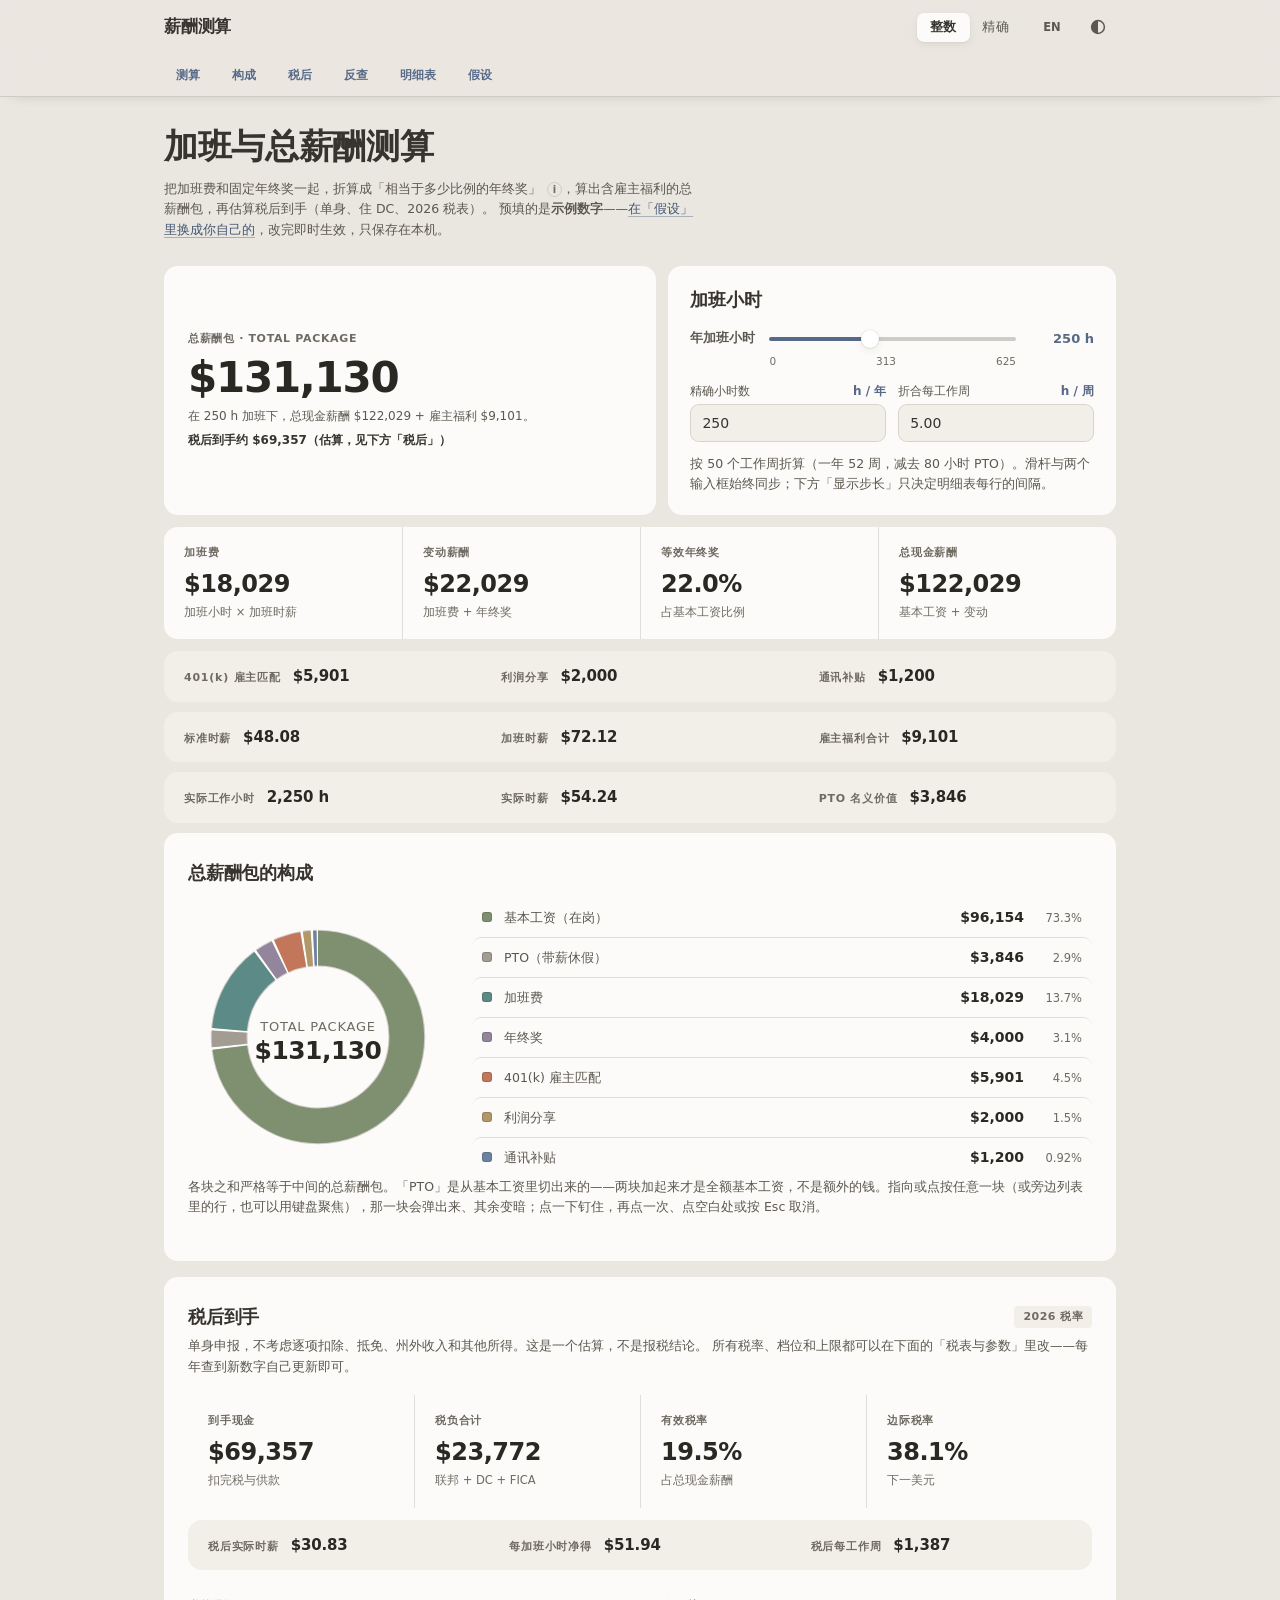
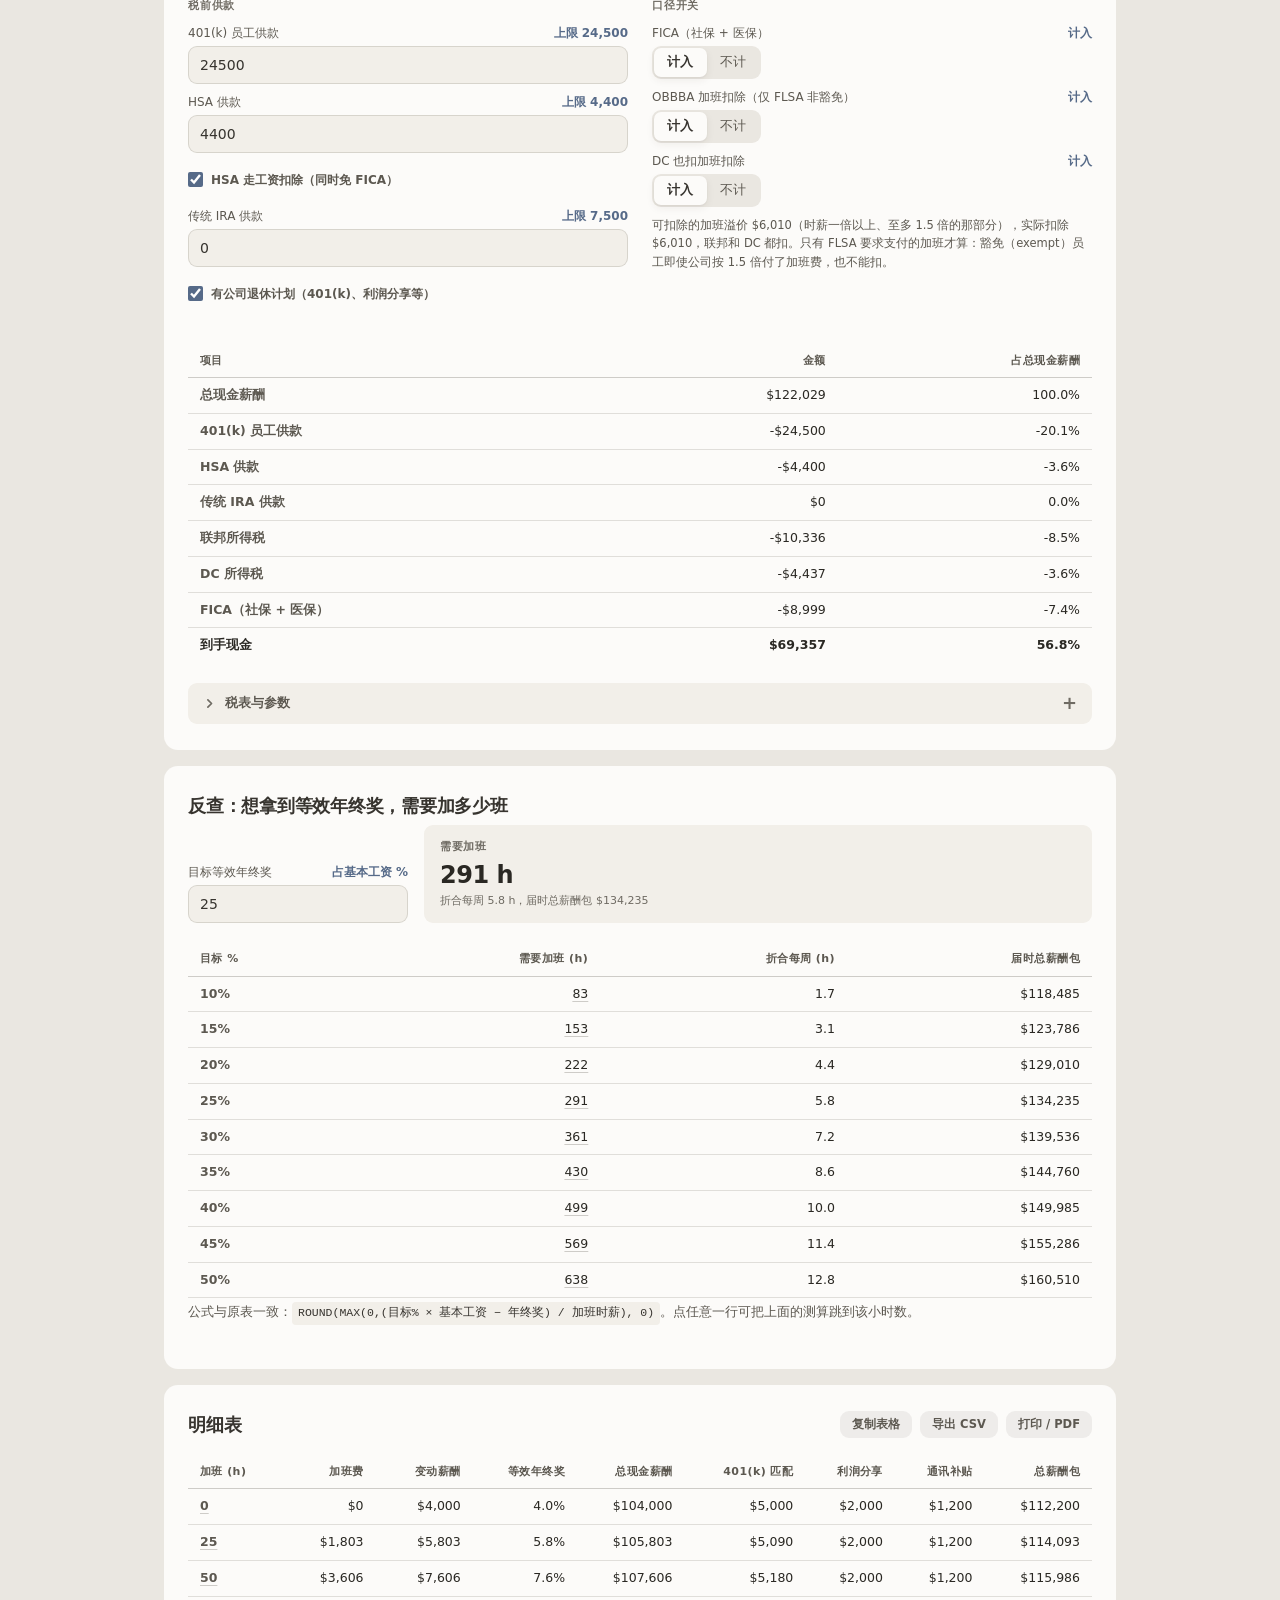
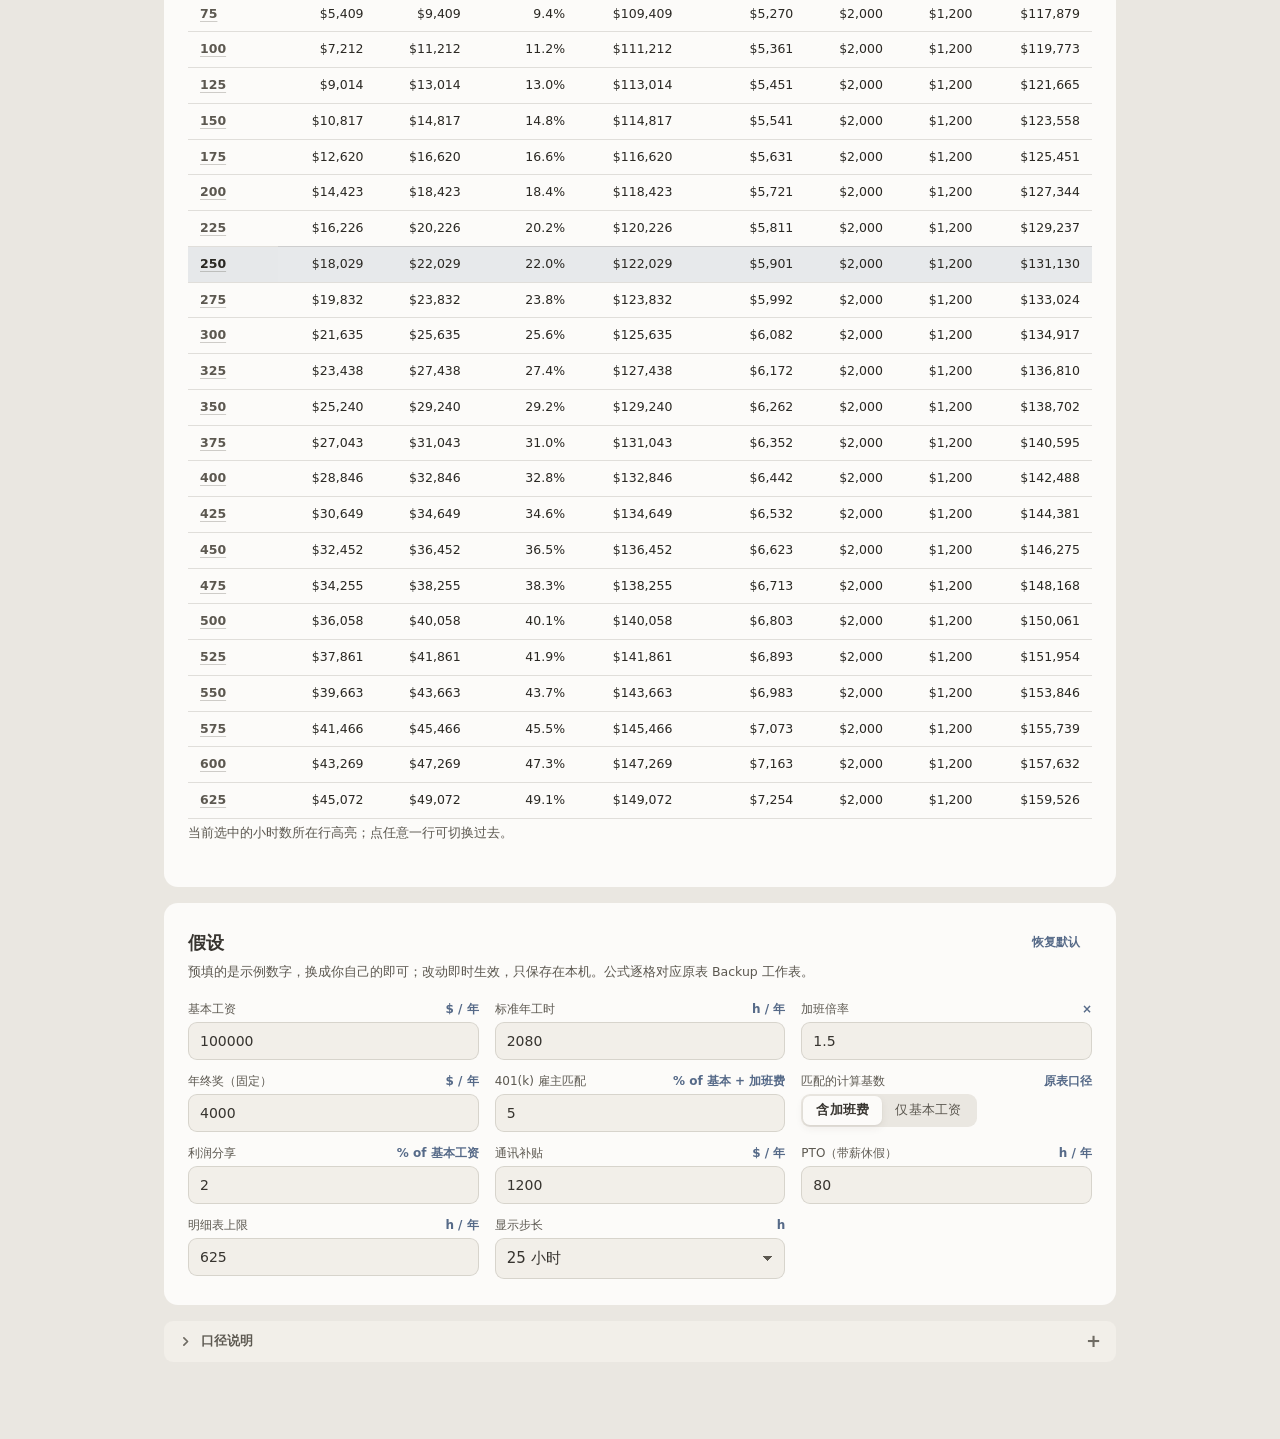
<file: web/index.html>
<!DOCTYPE html>
<html lang="zh-CN">
<head>
<meta charset="utf-8">
<meta name="viewport" content="width=device-width, initial-scale=1">
<title>加班与总薪酬测算</title>
<meta name="description" content="加班费、年终奖与雇主福利折算成总薪酬包，再估算税后到手（单身、DC、2026 税表）。预填的是示例数字，改成你自己的即可，数据只存在本机。">

<!-- Theme BEFORE the stylesheets, inline and blocking. A deferred theme decision paints
     one full frame of the wrong theme on every launch. -->
<script>(function(){try{var t=localStorage.getItem("ui_theme");}catch(e){}
document.documentElement.dataset.theme=t||((window.matchMedia&&matchMedia("(prefers-color-scheme: dark)").matches)?"dark":"light");}());</script>

<link rel="stylesheet" href="tokens.css">
<link rel="stylesheet" href="components.css">
<link rel="stylesheet" href="app.css">
</head>
<body>

<!-- Shown ONLY when scripts do not run — which is exactly the iOS Files /
     Quick Look preview, and Mail's attachment preview. Those render HTML and CSS
     but never execute JavaScript, and every figure on this page is computed at
     load, so without this the page is a wall of "—" with no explanation. -->
<noscript>
  <div class="banner nojs">
    <strong>这个页面需要 JavaScript，而现在它没有在运行。</strong>
    所有数字都是打开时算出来的，所以你看到的是一堆占位符 —— 页面本身没坏。
    iOS 的「文件」预览（Quick Look）和邮件附件预览都只渲染 HTML 和 CSS、不执行脚本；
    iOS 18.5 之后 Safari 也不再允许直接打开本地 HTML 文件。
    在 iPhone 上要用它，最省事的是把它放到一个网址上、用 Safari 打开。
  </div>
</noscript>

<!-- ============ chrome ============ -->
<div class="topbar">
  <div class="topbar-inner">
    <div class="topbar-brand">薪酬测算</div>
    <!-- The kit echoes the page title into the hidden span, which is what drives
         .title-shown; the visible compact slot carries live figures instead
         (renderTopbarLive), so an answer stays on screen while you edit the
         assumptions a long way down the page. -->
    <span id="topbarEcho" hidden></span>
    <div class="topbar-title tnum" id="topbarTitle" aria-hidden="true"></div>
    <div class="topbar-tools">
      <div class="segmented" id="precToggle" role="group" aria-label="数值精度">
        <button type="button" data-prec="0" aria-pressed="true">整数</button>
        <button type="button" data-prec="2" aria-pressed="false">精确</button>
      </div>
      <button type="button" class="btn-ghost sm language-toggle" id="languageToggle" aria-label="切换到英文">EN</button>
      <button class="btn-ghost sm btn-icon" id="themeToggle" aria-label="切换深色 / 浅色主题" title="切换深色 / 浅色主题">
        <svg class="icon" viewBox="0 0 16 16" aria-hidden="true" focusable="false"><circle cx="8" cy="8" r="6.4"/><path d="M8 1.6a6.4 6.4 0 0 0 0 12.8z" fill="currentColor" stroke="none"/></svg>
      </button>
    </div>
  </div>
</div>

<div class="subbar">
  <!-- h-scroll (plus UIKit.edgeFade) rather than letting six Chinese labels wrap:
       at 375px they each broke onto two lines and the bar doubled in height. The
       kit's fade is state-driven, so it only dims a side that is really hiding
       something. -->
  <div class="subbar-inner h-scroll" id="subbarScroll">
    <button class="btn-ghost sm quiet" type="button" data-jump="secDial">测算</button>
    <button class="btn-ghost sm quiet" type="button" data-jump="secMix">构成</button>
    <button class="btn-ghost sm quiet" type="button" data-jump="secTax">税后</button>
    <button class="btn-ghost sm quiet" type="button" data-jump="secReverse">反查</button>
    <button class="btn-ghost sm quiet" type="button" data-jump="secTable">明细表</button>
    <button class="btn-ghost sm quiet" type="button" data-jump="secAssume">假设</button>
  </div>
</div>

<main class="col">

  <h1 class="page-title">加班与总薪酬测算</h1>
  <p class="panel-note lede">
    把加班费和固定年终奖一起，折算成「相当于多少比例的年终奖」<span class="pop-anchor" tabindex="0" role="button" aria-label="等效年终奖的定义" aria-describedby="popEq">i<span class="popover" id="popEq" role="tooltip">（加班费 + 固定年终奖）÷ 基本工资。它把两笔钱当成一笔按基本工资计算的传统年终奖来看，方便和「涨 X% 年终奖」这类说法直接比较。</span></span>，算出含雇主福利的总薪酬包，再估算税后到手（单身、住 DC、2026 税表）。
    预填的是<strong>示例数字</strong>——<a href="#secAssume" class="lede-jump">在「假设」里换成你自己的</a>，改完即时生效，只保存在本机。
  </p>

  <!-- ============ 一档 hero + 控制盘 ============ -->
  <section id="secDial" class="hero-grid" aria-label="测算">
    <div class="stat" id="heroCard">
      <div class="lab">总薪酬包 · TOTAL PACKAGE</div>
      <div class="big tnum" id="heroVal">—</div>
      <div class="sub" id="heroSub">—</div>
      <!-- Its own line, not a clause of the one above: that sentence is an
           identity (cash + benefits = the total) and its figures must add up. -->
      <div class="sub hero-take" id="heroTake"></div>
    </div>

    <div class="panel dial">
      <div class="panel-head"><h2 class="panel-title">加班小时</h2></div>

      <div class="slider-row">
        <span class="sl-lab">年加班小时</span>
        <input type="range" id="hSlider" min="0" max="625" step="1" value="250"
               aria-label="年加班小时">
        <span class="sl-val tnum" id="hSliderVal">250 h</span>
      </div>
      <div class="tick" id="hTicks"><span>0</span><span>—</span><span>—</span></div>

      <div class="dial-fields">
        <div class="field">
          <label for="hExact"><span>精确小时数</span><span class="val">h / 年</span></label>
          <input id="hExact" type="number" min="0" step="1" value="250" inputmode="numeric">
        </div>
        <div class="field">
          <label for="hWeek"><span>折合每工作周</span><span class="val" id="hWeekUnit">h / 周</span></label>
          <input id="hWeek" type="number" min="0" step="0.01" value="4.81" inputmode="decimal" placeholder="—">
        </div>
      </div>
      <p class="panel-note dial-note" id="dialNote">—</p>
    </div>
  </section>

  <!-- ============ 二档 指标带 ============ -->
  <div class="metric-band" id="band">
    <div class="metric"><div class="lab">加班费</div><div class="val tnum" id="mOtPay">—</div><div class="note">加班小时 × 加班时薪</div></div>
    <div class="metric"><div class="lab">变动薪酬</div><div class="val tnum" id="mVar">—</div><div class="note">加班费 + 年终奖</div></div>
    <div class="metric"><div class="lab">等效年终奖</div><div class="val tnum" id="mEq">—</div><div class="note">占基本工资比例</div></div>
    <div class="metric"><div class="lab">总现金薪酬</div><div class="val tnum" id="mCash">—</div><div class="note">基本工资 + 变动</div></div>
  </div>

  <!-- ============ 三档 里程碑条 ============ -->
  <!-- Third tier: the strip's children are plain elements and the value is styled one
       size class below the band (see design.md §7) — using .metric here would give them
       the band's 24px and collapse the two tiers into one. -->
  <div class="metric-strip">
    <div><span class="s-lab nocase">401(k) 雇主匹配</span><span class="s-val tnum" id="sMatch">—</span></div>
    <div><span class="s-lab">利润分享</span><span class="s-val tnum" id="sProfit">—</span></div>
    <div><span class="s-lab">通讯补贴</span><span class="s-val tnum" id="sStipend">—</span></div>
  </div>
  <div class="metric-strip">
    <div><span class="s-lab">标准时薪</span><span class="s-val tnum" id="sStd">—</span></div>
    <div><span class="s-lab">加班时薪</span><span class="s-val tnum" id="sOt">—</span></div>
    <div><span class="s-lab">雇主福利合计</span><span class="s-val tnum" id="sBenefit">—</span></div>
  </div>
  <div class="metric-strip">
    <div><span class="s-lab">实际工作小时</span><span class="s-val tnum" id="sWorked">—</span></div>
    <div><span class="s-lab">实际时薪</span><span class="s-val tnum" id="sEff">—</span></div>
    <div><span class="s-lab">PTO 名义价值</span><span class="s-val tnum" id="sPto">—</span></div>
  </div>

  <div class="callout" id="warnBox" hidden></div>

  <!-- ============ 构成 ============ -->
  <section class="panel" id="secMix" aria-label="总薪酬包构成">
    <div class="panel-head"><h2 class="panel-title">总薪酬包的构成</h2></div>
    <div class="mix">
      <!-- A donut, not a pie: the hole is where the total goes, which is the one
           number the whole chart exists to explain. -->
      <div class="chart-slot">
        <svg class="chart" id="mixChart" viewBox="0 0 240 240" role="img"
             aria-label="总薪酬包构成" aria-describedby="mixDesc"></svg>
      </div>
      <ul class="mix-legend tnum" id="mixLegend"></ul>
    </div>
    <p class="panel-note" id="mixDesc">各块之和严格等于中间的总薪酬包。「PTO」是从基本工资里切出来的——两块加起来才是全额基本工资，不是额外的钱。指向或点按任意一块（或旁边列表里的行，也可以用键盘聚焦），那一块会弹出来、其余变暗；点一下钉住，再点一次、点空白处或按 Esc 取消。</p>
  </section>

  <!-- ============ 税后 ============ -->
  <!-- Entirely additive: nothing above this point reads any of it, so the
       pre-tax model stays exactly what the workbook says. -->
  <section class="panel" id="secTax" aria-label="税后到手">
    <div class="panel-head">
      <h2 class="panel-title">税后到手</h2>
      <div class="head-tools"><span class="tax-year" id="taxYearTag">2026 税率</span></div>
    </div>
    <p class="panel-note">
      单身申报，不考虑逐项扣除、抵免、州外收入和其他所得。这是一个估算，不是报税结论。
      所有税率、档位和上限都可以在下面的「税表与参数」里改——每年查到新数字自己更新即可。
    </p>

    <div class="metric-band" id="taxBand">
      <div class="metric"><div class="lab">到手现金</div><div class="val tnum" id="tHome">—</div><div class="note">扣完税与供款</div></div>
      <div class="metric"><div class="lab">税负合计</div><div class="val tnum" id="tTax">—</div><div class="note">联邦 + DC + FICA</div></div>
      <div class="metric"><div class="lab">有效税率</div><div class="val tnum" id="tEff">—</div><div class="note">占总现金薪酬</div></div>
      <div class="metric"><div class="lab">边际税率</div><div class="val tnum" id="tMarg">—</div><div class="note">下一美元</div></div>
    </div>

    <!-- The same "per hour actually worked" idea as the pre-tax strip, after tax.
         PTO is inside the divisor here too: these are hours WORKED. -->
    <div class="metric-strip">
      <div><span class="s-lab">税后实际时薪</span><span class="s-val tnum" id="tEffHourly">—</span></div>
      <div><span class="s-lab">每加班小时净得</span><span class="s-val tnum" id="tOtNet">—</span></div>
      <div><span class="s-lab">税后每工作周</span><span class="s-val tnum" id="tPerWeek">—</span></div>
    </div>

    <div class="tax-grid">
      <div class="tax-col">
        <h3 class="tax-sub">税前供款</h3>
        <div class="field">
          <label for="c401k"><span>401(k) 员工供款</span><span class="val" id="c401kCap">上限 24,500</span></label>
          <input id="c401k" type="number" min="0" step="500" inputmode="decimal">
        </div>
        <div class="field">
          <label for="cHsa"><span>HSA 供款</span><span class="val" id="cHsaCap">上限 4,400</span></label>
          <input id="cHsa" type="number" min="0" step="100" inputmode="decimal">
        </div>
        <div class="field check">
          <input id="cHsaPayroll" type="checkbox">
          <label for="cHsaPayroll">HSA 走工资扣除（同时免 FICA）</label>
        </div>
        <div class="field">
          <label for="cIra"><span>传统 IRA 供款</span><span class="val" id="cIraCap">上限 7,500</span></label>
          <input id="cIra" type="number" min="0" step="500" inputmode="decimal">
        </div>
        <div class="field check">
          <input id="cIraCovered" type="checkbox">
          <label for="cIraCovered">有公司退休计划（401(k)、利润分享等）</label>
        </div>
        <p class="panel-note tax-hint" id="iraHint" hidden></p>
        <p class="panel-note tax-hint tax-warn" id="contribHint" hidden></p>
      </div>

      <div class="tax-col">
        <h3 class="tax-sub">口径开关</h3>
        <div class="field">
          <span class="field-label"><span id="ficaLab">FICA（社保 + 医保）</span><span class="val" id="ficaNote">计入</span></span>
          <div class="segmented" id="ficaToggle" role="group" aria-labelledby="ficaLab">
            <button type="button" data-on="1" aria-pressed="true">计入</button>
            <button type="button" data-on="0" aria-pressed="false">不计</button>
          </div>
        </div>
        <div class="field">
          <span class="field-label"><span id="otDedLab">OBBBA 加班扣除（仅 FLSA 非豁免）</span><span class="val" id="otDedNote">计入</span></span>
          <div class="segmented" id="otDedToggle" role="group" aria-labelledby="otDedLab">
            <button type="button" data-on="1" aria-pressed="true">计入</button>
            <button type="button" data-on="0" aria-pressed="false">不计</button>
          </div>
        </div>
        <div class="field">
          <span class="field-label"><span id="dcOtDedLab">DC 也扣加班扣除</span><span class="val" id="dcOtDedNote">计入</span></span>
          <div class="segmented" id="dcOtDedToggle" role="group" aria-labelledby="dcOtDedLab">
            <button type="button" data-on="1" aria-pressed="true">计入</button>
            <button type="button" data-on="0" aria-pressed="false">不计</button>
          </div>
        </div>
        <p class="panel-note tax-hint" id="otDedHint">—</p>
      </div>
    </div>

    <div class="table-scroll">
      <table class="table" id="waterfall">
        <thead><tr><th>项目</th><th>金额</th><th>占总现金薪酬</th></tr></thead>
        <tbody></tbody>
      </table>
    </div>

    <details class="disclosure tax-params">
      <summary>税表与参数<span class="disclosure-plus">+</span></summary>
      <div class="disclosure-body">
        <p class="panel-note">
          预填的是 2026 年的数字（联邦档位与标准扣除来自 IRS Rev. Proc. 2025-32；
          DC 档位自 2022 年起未变，标准扣除取自 OTR 2026 年 D-40ES；社保工资上限来自 SSA；
          供款上限与 IRA 退坡区间来自 IRS）。每年新数字出来之后，直接在这里改；
          页面更新了默认税表时，会自动换成新的一年，你的供款和开关保留。
        </p>

        <div class="tax-grid">
          <div class="tax-col">
            <h3 class="tax-sub">联邦 <span class="tax-sub-note">taxable = AGI − 标准扣除 − 加班扣除</span></h3>
            <div class="field">
              <label for="fedStd"><span>联邦标准扣除</span><span class="val">$</span></label>
              <input id="fedStd" type="number" min="0" step="100" inputmode="decimal">
            </div>
            <table class="table bracket-table" id="fedBrackets">
              <thead><tr><th>该档上限 ($)</th><th>税率 (%)</th><th><span class="sr-only">操作</span></th></tr></thead>
              <tbody></tbody>
            </table>
            <p class="panel-note tax-hint tax-warn" id="fedBrHint" hidden></p>
            <button class="btn-ghost sm quiet" type="button" data-addrow="fed">加一档</button>
          </div>

          <div class="tax-col">
            <h3 class="tax-sub">DC <span class="tax-sub-note" id="dcSubNote">taxable = AGI − DC 标准扣除</span></h3>
            <div class="field">
              <label for="dcStd"><span>DC 标准扣除</span><span class="val">$</span></label>
              <input id="dcStd" type="number" min="0" step="100" inputmode="decimal">
            </div>
            <table class="table bracket-table" id="dcBrackets">
              <thead><tr><th>该档上限 ($)</th><th>税率 (%)</th><th><span class="sr-only">操作</span></th></tr></thead>
              <tbody></tbody>
            </table>
            <p class="panel-note tax-hint tax-warn" id="dcBrHint" hidden></p>
            <button class="btn-ghost sm quiet" type="button" data-addrow="dc">加一档</button>
          </div>
        </div>

        <h3 class="tax-sub">FICA 与 OBBBA</h3>
        <div class="assume-grid">
          <div class="field">
            <label for="ssRate"><span>社保税率</span><span class="val">%</span></label>
            <input id="ssRate" type="number" min="0" step="0.1" inputmode="decimal">
          </div>
          <div class="field">
            <label for="ssBase"><span>社保工资上限</span><span class="val">$</span></label>
            <input id="ssBase" type="number" min="0" step="100" inputmode="decimal">
          </div>
          <div class="field">
            <label for="medRate"><span>医保税率</span><span class="val">%</span></label>
            <input id="medRate" type="number" min="0" step="0.05" inputmode="decimal">
          </div>
          <div class="field">
            <label for="addMedRate"><span>附加医保税率</span><span class="val">%</span></label>
            <input id="addMedRate" type="number" min="0" step="0.1" inputmode="decimal">
          </div>
          <div class="field">
            <label for="addMedThr"><span>附加医保起征点</span><span class="val">$</span></label>
            <input id="addMedThr" type="number" min="0" step="1000" inputmode="decimal">
          </div>
          <div class="field">
            <label for="otCap"><span>加班扣除上限</span><span class="val">$</span></label>
            <input id="otCap" type="number" min="0" step="500" inputmode="decimal">
          </div>
          <div class="field">
            <label for="otPhase"><span>加班扣除退坡起点</span><span class="val">MAGI $</span></label>
            <input id="otPhase" type="number" min="0" step="5000" inputmode="decimal">
          </div>
          <div class="field">
            <label for="c401kLimit"><span>401(k) 上限</span><span class="val">$</span></label>
            <input id="c401kLimit" type="number" min="0" step="500" inputmode="decimal">
          </div>
          <div class="field">
            <label for="hsaLimit"><span>HSA 上限</span><span class="val">$</span></label>
            <input id="hsaLimit" type="number" min="0" step="50" inputmode="decimal">
          </div>
          <div class="field">
            <label for="iraLimit"><span>IRA 上限</span><span class="val">$</span></label>
            <input id="iraLimit" type="number" min="0" step="500" inputmode="decimal">
          </div>
          <div class="field">
            <label for="iraPhaseLo"><span>IRA 抵扣退坡起点</span><span class="val">MAGI $</span></label>
            <input id="iraPhaseLo" type="number" min="0" step="1000" inputmode="decimal">
          </div>
          <div class="field">
            <label for="iraPhaseHi"><span>IRA 抵扣退坡终点</span><span class="val">MAGI $</span></label>
            <input id="iraPhaseHi" type="number" min="0" step="1000" inputmode="decimal">
          </div>
          <div class="field">
            <label for="taxYear"><span>税表年度</span><span class="val">年</span></label>
            <input id="taxYear" type="number" min="2000" step="1" inputmode="numeric">
          </div>
        </div>

        <div class="head-tools tax-reset">
          <button class="btn-ghost sm quiet" type="button" id="taxResetBtn">恢复默认税表</button>
          <button class="btn-ghost sm" type="button" id="taxUndo" hidden>撤销</button>
        </div>
      </div>
    </details>
  </section>

  <!-- ============ 反查 ============ -->
  <section class="panel" id="secReverse" aria-label="反查">
    <div class="panel-head"><h2 class="panel-title">反查：想拿到等效年终奖，需要加多少班</h2></div>

    <div class="rev-row">
      <div class="field">
        <label for="revPct"><span>目标等效年终奖</span><span class="val">占基本工资 %</span></label>
        <input id="revPct" type="number" min="0" step="0.5" value="25" inputmode="decimal">
      </div>
      <div class="readout rev-out">
        <div class="lab">需要加班</div>
        <div class="num tnum" id="revHours">—</div>
        <div class="sub" id="revSub">—</div>
      </div>
    </div>

    <div class="table-scroll">
      <table class="table" id="revTable">
        <thead><tr><th>目标 %</th><th class="nocase">需要加班 (h)</th><th class="nocase">折合每周 (h)</th><th>届时总薪酬包</th></tr></thead>
        <tbody></tbody>
      </table>
    </div>
    <p class="panel-note">公式与原表一致：<span class="code-inline">ROUND(MAX(0,(目标% × 基本工资 − 年终奖) / 加班时薪), 0)</span>。点任意一行可把上面的测算跳到该小时数。</p>
  </section>

  <!-- ============ 明细表 ============ -->
  <section class="panel" id="secTable" aria-label="明细表">
    <div class="panel-head">
      <h2 class="panel-title">明细表</h2>
      <div class="head-tools">
        <button class="btn-ghost sm" type="button" id="copyBtn">复制表格</button>
        <button class="btn-ghost sm" type="button" id="csvBtn">导出 CSV</button>
        <button class="btn-ghost sm" type="button" id="printBtn">打印 / PDF</button>
      </div>
    </div>
    <div class="table-scroll">
      <table class="table sched" id="schedTable">
        <thead><tr>
          <th class="nocase">加班 (h)</th><th>加班费</th><th>变动薪酬</th><th>等效年终奖</th>
          <th>总现金薪酬</th><th class="nocase">401(k) 匹配</th><th>利润分享</th><th>通讯补贴</th><th>总薪酬包</th>
        </tr></thead>
        <tbody></tbody>
      </table>
    </div>
    <p class="panel-note">当前选中的小时数所在行高亮；点任意一行可切换过去。</p>
  </section>

  <!-- ============ 假设 ============ -->
  <section class="panel" id="secAssume" aria-label="假设">
    <div class="panel-head">
      <h2 class="panel-title">假设</h2>
      <div class="head-tools">
        <button class="btn-ghost sm quiet" type="button" id="resetBtn">恢复默认</button>
        <button class="btn-ghost sm" type="button" id="resetUndo" hidden>撤销</button>
      </div>
    </div>
    <p class="panel-note">预填的是示例数字，换成你自己的即可；改动即时生效，只保存在本机。公式逐格对应原表 Backup 工作表。</p>

    <div class="assume-grid">
      <div class="field">
        <label for="aBase"><span>基本工资</span><span class="val">$ / 年</span></label>
        <input id="aBase" type="number" min="0" step="1000" inputmode="decimal">
      </div>
      <div class="field">
        <label for="aHours"><span>标准年工时</span><span class="val">h / 年</span></label>
        <input id="aHours" type="number" min="1" step="10" inputmode="decimal">
      </div>
      <div class="field">
        <label for="aMult"><span>加班倍率</span><span class="val">×</span></label>
        <input id="aMult" type="number" min="0" step="0.1" inputmode="decimal">
      </div>
      <div class="field">
        <label for="aBonus"><span>年终奖（固定）</span><span class="val">$ / 年</span></label>
        <input id="aBonus" type="number" min="0" step="500" inputmode="decimal">
      </div>
      <div class="field">
        <label for="aMatch"><span>401(k) 雇主匹配</span><span class="val" id="aMatchUnit">% of 基本 + 加班费</span></label>
        <input id="aMatch" type="number" min="0" step="0.5" inputmode="decimal">
      </div>
      <!-- Plan documents differ on whether overtime counts as eligible compensation
           for the employer match, and it moves the number by real money, so it is a
           setting rather than an assumption baked into the formula. The workbook
           includes OT (F22 = $B$9*($B$5+B22)); that stays the default. -->
      <div class="field">
        <span class="field-label"><span id="matchBaseLab">匹配的计算基数</span><span class="val" id="matchBaseNote">原表口径</span></span>
        <!-- Short labels on purpose: the field label above already says what is
             being chosen, and at three columns a longer pair forces this field to
             span two, which leaves a hole in the grid. -->
        <div class="segmented" id="matchBaseToggle" role="group" aria-labelledby="matchBaseLab">
          <button type="button" data-mot="1" aria-pressed="true">含加班费</button>
          <button type="button" data-mot="0" aria-pressed="false">仅基本工资</button>
        </div>
      </div>

      <div class="field">
        <label for="aProfit"><span>利润分享</span><span class="val">% of 基本工资</span></label>
        <input id="aProfit" type="number" min="0" step="0.5" inputmode="decimal">
      </div>
      <div class="field">
        <label for="aStipend"><span>通讯补贴</span><span class="val">$ / 年</span></label>
        <input id="aStipend" type="number" min="0" step="100" inputmode="decimal">
      </div>
      <div class="field">
        <label for="aPto"><span>PTO（带薪休假）</span><span class="val">h / 年</span></label>
        <input id="aPto" type="number" min="0" step="8" inputmode="decimal">
      </div>
      <div class="field">
        <label for="aMax"><span>明细表上限</span><span class="val">h / 年</span></label>
        <input id="aMax" type="number" min="25" step="25" inputmode="decimal">
      </div>
      <div class="field">
        <label for="aStep"><span>显示步长</span><span class="val">h</span></label>
        <select id="aStep">
          <option value="10">10 小时</option>
          <option value="25">25 小时</option>
          <option value="50">50 小时</option>
          <option value="100">100 小时</option>
        </select>
      </div>
    </div>
  </section>

  <details class="disclosure">
    <summary>口径说明<span class="disclosure-plus">+</span></summary>
    <div class="disclosure-body">
      <p class="panel-note">「等效年终奖 %」把加班费与固定年终奖合并，视作一笔传统的、按基本工资计算的年终奖。</p>
      <p class="panel-note">总薪酬包 = 总现金薪酬 + 401(k) 雇主匹配 + 利润分享 + 通讯补贴。<strong>不含</strong>员工本人的 401(k) / HSA 供款。</p>
      <p class="panel-note">401(k) 匹配的计算基数可切换。原表按「基本工资 + 加班费」计算；如果你的计划文件把加班费排除在 eligible compensation 之外，切到「仅基本工资」，匹配额就不再随加班增长。切成后者时结果会与原表不一致，页面上会标出来。</p>
      <p class="panel-note">这只是现金薪酬与雇主福利的比较。加班需要额外付出工时，这一点和传统年终奖不同。利润分享按当年经济价值计入，即使次年 3、4 月才发放。</p>
      <p class="panel-note"><strong>关于 PTO</strong>：带薪休假不改变任何一个金额——它本来就含在基本工资里，所以基本工资、加班费、总薪酬包、401(k) 匹配和全部税额，加不加 PTO 都一样。加班时薪仍然按 <span class="code-inline">基本工资 ÷ 标准年工时</span> 算（这是薪资口径：除数是「工资覆盖的小时数」，PTO 不缩小它；除以 1,920 会把加班时薪算高）。PTO 真正改变的是两件事：<strong>实际每工作一小时值多少</strong>（总现金 ÷ 扣掉 PTO、加上加班的实际工时），以及<strong>加班要挤进多少周</strong>——四周 PTO 意味着只有 48 个工作周，同样 250 小时加班就从每周 4.8 变成 5.2 小时。</p>
      <p class="panel-note">税前部分的公式逐格对应原 Excel 模型的 Backup 工作表（预填数字是示例，不是原表里的数）。税后板块是额外加的，原表里没有。</p>
      <p class="panel-note"><strong>税后板块的口径</strong>：单身申报、只用标准扣除。401(k) 减联邦和 DC 的应税收入但<strong>不减 FICA</strong>；HSA 走工资扣除时连 FICA 一起减，不走工资扣除则只减所得税。</p>
      <p class="panel-note"><strong>OBBBA 加班扣除</strong>（2025–2028 税年）：只有 <strong>FLSA 要求支付的加班</strong>才算——豁免（exempt）员工即使公司按 1.5 倍付了加班费，也不能扣，这时把开关切到「不计」。能扣的只是时薪一倍以上、至多 1.5 倍的那部分溢价（倍率更高时多出来的部分不算），上限 12,500；MAGI 超过 150,000 后，<strong>从扣除额里</strong>每满 1,000 美元减 100 美元（不足 1,000 的部分不计）。DC 是否跟随逐年在变、仍有争议：默认按 DC 首席财务官对 2026 年的说明计入，报税前以 OTR 当年的表格为准。</p>
      <p class="panel-note"><strong>传统 IRA</strong>：有公司退休计划时，抵扣按 MAGI（<strong>不扣 IRA 本身</strong>）退坡，2026 年单身是 81,000–91,000；区间内按比例减少（取整到 10 美元，最少 200），超过终点就不可抵扣。不可抵扣的部分照样从到手里扣掉，只是不减税。</p>
    </div>
  </details>

</main>

<div class="toast hidden" id="toast"></div>
<!-- Always in the tree, so what it is given is announced (see announce()). -->
<div class="sr-only" id="srStatus" role="status" aria-live="polite"></div>

<script src="motion.js"></script>
<script src="ui.js"></script>
<script src="select-menu.js"></script>
<script src="model.js"></script>
<script src="i18n.js"></script>
<script src="app.js"></script>
</body>
</html>
</file>
<file: web/tokens.css>
/* ============================================================
   apple-ui-kit · LAYER 1 — tokens.css
   System fonts only. Zero dependencies, zero network requests.
   Drop it into a plain HTML page and it works.

   This layer owns, and nothing else may own:
     - the token values (color / type / radius / space / shadow / chart)
     - the light and dark themes
     - the universal reset and the base html/body styles
     - the accessibility & preference media queries
     - the print theme

   THE RULE: a reskin swaps VALUES, never NAMES. Every later layer and
   every app built on this kit references tokens by name only, so a new
   product identity is this one file re-valued — no component is touched.
   Corollary: do not add a token name that is not in the contract, and do
   not keep an app-specific alias (--brand-plum, --ch-sales) next to the
   canonical name. An alias is a name, and names are the frozen part.

   The palette below is CALIBRATED, not arbitrary: warm greige surfaces,
   a dusty slate-blue tint, and Morandi-muted semantic/categorical hues,
   tuned against a real app in both themes. Treat the specific values as
   a starting point worth keeping until you have a reason.

   RUNTIME TOKENS. Three names are written by JS at runtime and are
   deliberately NOT declared here:
     --topbar-h  sticky-chrome height, measured (chrome height changes
                 when it wraps at narrow widths)
     --fill      slider fill percentage
     --hx        popover viewport-clamp shift, in px
   They stay undeclared so that every use site can carry its own
   var(--topbar-h,55px) fallback — declaring them in :root would shadow
   the fallback and the page would render wrong before JS runs, instead
   of rendering acceptably.
   ============================================================ */

:root{
  /* Tell the UA which way this theme runs, so form controls, scrollbars and the canvas
     behind the page follow the theme toggle instead of staying light. */
  color-scheme:light;

  /* ---- type: SF Pro on macOS, PingFang SC for zh, system-ui elsewhere ---- */
  --font-text:-apple-system,BlinkMacSystemFont,"SF Pro Text","PingFang SC",system-ui,sans-serif;
  --font-display:-apple-system,BlinkMacSystemFont,"SF Pro Display","PingFang SC",system-ui,sans-serif;
  /* Numbers are PROPORTIONAL + tabular-nums, not monospace. Apple's own data apps
     (Stocks/Health/Fitness) set figures in SF Pro with tnum; SF Mono reads as code /
     Bloomberg terminal and is the single strongest "not an Apple app" tell in a
     number-dense UI. Proportional figures still align in columns once tnum is on —
     see .tnum below. */
  --font-num:-apple-system,BlinkMacSystemFont,"SF Pro Text","PingFang SC",system-ui,sans-serif;
  --font-code:ui-monospace,"SF Mono",Menlo,monospace;   /* genuine code only: log output, raw JSON */

  /* ---- tint: the ONE interaction color. Buttons, links, selection, focus ring. ---- */
  --tint:#566A88;          /* dusty slate-blue, a touch more confident than the surfaces
                              around it so it reads as interactive rather than decorative */
  --tint-strong:#455673;   /* pressed / hover-deepened */
  --on-tint:#FFFFFF;       /* text and icons sitting ON a tint fill */

  /* ---- surfaces: page ground, floating card, recessed well ---- */
  --bg-base:#EAE7E1;       /* warm greige page ground */
  --bg-elevated:#FCFBF9;   /* a CLEAN warm-white card, light enough to float off the ground */
  --bg-inset:#F2EFE9;      /* a well pressed INTO a card: between base and elevated (see dark) */

  /* ---- ink: warm grays, never neutral #333/#666/#999 on a warm ground ---- */
  --label:#37342F;
  /* LOCAL RE-VALUATION (values only — see README). As shipped, --label-2 was
     3.9:1 on the page ground and --label-3 2.1-2.3:1 on cards and wells, and this
     app sets most of its small print (11-12.5px labels, notes, ticks) in them.
     Both now clear WCAG AA 4.5:1 on every surface they sit on here: --label-2
     5.7:1+ on the ground, --label-3 4.6:1+ on a well and 5.1:1 on a card. The
     tertiary tier is still lighter than the secondary, by less. */
  --label-2:#5C5850;
  --label-3:#6F6B63;
  --ink-number:#2A2823;    /* near-ink, reserved for the celebrated number in a hero/metric */

  /* ---- lines ---- */
  --separator:rgba(60,54,44,.15);         /* hairline between rows; should almost disappear */
  --separator-strong:rgba(60,54,44,.24);  /* one step up, for a line that must be SEEN as a
                                             thing: control tracks, tick marks, inactive dots */

  /* ---- state: muted, but never so muted that warn blurs into bad ---- */
  /* LOCAL RE-VALUATION, same hues one step deeper: white toast text on the
     shipped sage/terracotta was 3.8:1, and ochre as TEXT (the 与原表口径不同 state,
     warnings) was 2.6:1 on a card. Now 4.6:1+ and 5.4:1. */
  --good:#647C56;   /* sage — slightly deeper than its dark counterpart, for legibility on white */
  --warn:#806334;   /* ochre */
  --bad:#9C675E;    /* terracotta */

  /* ---- accents: CATEGORICAL, for data dimensions / scenes. Not state. ----
     Kept off the red/orange axis on purpose so an accent can never be misread as
     warn or bad. Green<->mauve also survives the common color-vision deficiencies.
     NO CONSUMER IN THIS KIT — like the --chart-* family below, these are a palette
     for YOUR code to read; see the chart note for what that means in practice. */
  /* ---- LOCAL RE-VALUATION (values only, no new names — see README) ----
     Shipped, these three duplicated --chart-1/2/3 exactly, which left the kit with
     three usable categorical hues. The composition donut needs six, and its
     remaining option — the pale *-band tints — sits too close to the card it is
     drawn on to read as a slice. Re-valued here to three more Morandi hues that
     are well separated from the chart trio AND from the surfaces: dusty aqua,
     muted coral and slate blue. Re-apply this block if the kit is ever updated. */
  --accent-1:#5C8A87;   /* dusty aqua */
  --accent-2:#C2765A;   /* muted coral — deliberately redder than --warn's ochre
                           (light --warn) so a data slice cannot be read as a warning */
  --accent-3:#6C82A4;   /* slate blue */

  /* ---- radius ----
     Calibrated toward Apple's actual radii (larger/softer than the web's usual 4-6px).
     True squircles need an SVG mask per element, which would clip the box-shadows that
     carry our depth — not worth it.

     SPARE STEPS ARE DELIBERATE. --radius-xs and --radius-pill here, and --space-1 /
     --space-8 below, are read by NO component in this kit. They are kept because they
     complete the scale, and a scale with a hole in it is worse than a scale with a
     spare step: the hole is what makes the next person write a bare 4px or 32px, and
     a literal is exactly the thing a reskin cannot re-value. Reach for them freely in
     your own components. */
  --radius-xs:4px;      /* micro-badges, swatches — no consumer in this kit */
  --radius-s:9px;       /* inputs, small buttons, chips */
  --radius-m:14px;      /* cards, callouts */
  --radius-l:18px;      /* sheets, large panels */
  --radius-pill:999px;  /* a fully-round element of YOUR OWN — a pill badge, a round icon
                           button. Nothing in this kit reads it: .segmented takes
                           --radius-s and .toast takes --radius-m, both as the source
                           design has them. That is not an oversight to "fix" by
                           pillifying them. */

  /* ---- space: a 4pt grid. Nothing between these steps. ----
     --space-1 and --space-8 have no consumer in this kit; see the radius note above. */
  --space-1:4px; --space-2:8px; --space-3:12px; --space-4:16px; --space-6:24px; --space-8:32px;

  /* ---- shadow ----
     Warm and LAYERED (a tight contact shadow plus a wide ambient one) so a card
     genuinely lifts off the greige. A single flat rgba(0,0,0,x) reads as a smudge
     under the box rather than as light falling around it — and pure black tints the
     warm ground gray at the edges. */
  --shadow-1:0 1px 2px rgba(58,48,33,.05), 0 3px 8px rgba(58,48,33,.07);      /* clickable card at rest */
  --shadow-2:0 2px 6px rgba(58,48,33,.06), 0 10px 26px rgba(58,48,33,.12);    /* popover, floating layer */
  --shadow-3:0 8px 24px rgba(58,48,33,.10), 0 26px 60px rgba(58,48,33,.22);   /* sheet, modal */
  --shadow-hover:0 2px 6px rgba(58,48,33,.07), 0 14px 32px rgba(58,48,33,.15);

  /* ---- chart ----
     THIS KIT DRAWS NOTHING. There is no chart component, no canvas helper and no SVG
     builder anywhere in it, and these 13 names plus --accent-1/2/3 above have no
     consumer inside the kit by design. They are a CALIBRATED CATEGORICAL PALETTE for
     YOUR OWN drawing code — hand-written SVG, a canvas renderer, or the theme object
     of whatever chart library you bring — so that a chart lands in the same color
     world as the components instead of arriving in library-default blue.

     Read them with getComputedStyle(document.documentElement).getPropertyValue(...)
     for canvas, or put var(--chart-1) straight into an SVG fill/stroke. The SVG route
     is the better one: a theme switch then recolors an ALREADY-RENDERED chart with no
     re-render and no JS at all — which is the whole reason these live in CSS rather
     than in a JS palette constant.

     Each series is a line color plus two band tints (e.g. an 80% and a 95% interval);
     band2 is the wider, fainter one. The two band steps exist so that a confidence
     band reads at the SAME visual separation in both themes — in light they step down
     from the series color, in dark they are re-stepped UP off the panel ground (see
     the dark block). Deriving them at runtime with one opacity does not survive the
     theme flip; that is why they are tokens and not an alpha. */
  --chart-ink:#6F6A61;                /* chart labels / data text */
  --chart-grid:rgba(60,54,44,.09);    /* gridlines: present, not competing with the data */
  --chart-axis:rgba(60,54,44,.16);    /* axis lines: one step stronger than grid */
  --chart-muted:#A29C92;              /* de-emphasized / reference series */
  --chart-1:#7E9070; --chart-1-band:#CBD3BF; --chart-1-band2:#E1E6D8;
  --chart-2:#93859B; --chart-2-band:#D5CCD8; --chart-2-band2:#E8E2EA;
  --chart-3:#B29868; --chart-3-band:#E1D4BB; --chart-3-band2:#EFE7D5;
}

*{margin:0;padding:0;box-sizing:border-box}

/* ============ DARK — a designed remap, never an inversion ============ */
/* Selected by :root[data-theme="dark"], i.e. an explicit attribute, not
   prefers-color-scheme. The app decides (persisted toggle, OS preference read once at
   boot, or both); this sheet only defines what dark LOOKS like. */
:root[data-theme="dark"]{
  color-scheme:dark;

  --tint:#8FA6C6; --tint-strong:#A6BAD6;   /* bluer and brighter: the light tint is too close
                                              to charcoal to read as interactive on it */
  --on-tint:#211F1C;

  /* Dark is charcoal, not black: macOS dark windows live near #1E-#28. With resting cards
     flat (shadows do almost nothing on a dark ground), the base -> inset -> elevated
     LIGHTNESS LADDER is the whole depth story, so the steps are deliberately wide and the
     floor never approaches pure black.
     inset sits BETWEEN base and elevated so a nested well RECESSES below its card exactly
     as it does in light. Putting inset above elevated (the intuitive "wells are lighter in
     dark" move) inverts depth with the theme: the same well reads as pressed-in in light
     and as the most-forward element in dark. Ladder: page #1D < well #24 < card #2B. */
  --bg-base:#1D1B19; --bg-inset:#242220; --bg-elevated:#2B2925;

  --label:#EDE9E1; --label-2:#ACA79D;
  --label-3:#969187;                       /* lifted off a literal remap: 11px metadata in the
                                              tertiary color must stay readable on charcoal.
                                              LOCAL: was #8A857B, 3.96:1 on a card; now 4.6:1 */
  --ink-number:#F5F1E9;

  --separator:rgba(240,236,228,.15);
  --separator-strong:rgba(240,236,228,.20);

  --good:#98AA86; --warn:#CBA869; --bad:#C48A7E;
  /* Local re-valuation, dark half — lifted off the charcoal ground, same hues. */
  --accent-1:#7FA7A4; --accent-2:#D4907A; --accent-3:#8A9EBF;

  --shadow-1:0 1px 3px rgba(0,0,0,.45), 0 4px 12px rgba(0,0,0,.35);
  --shadow-2:0 4px 16px rgba(0,0,0,.5);
  --shadow-3:0 12px 40px rgba(0,0,0,.62);
  --shadow-hover:0 6px 22px rgba(0,0,0,.5);

  --chart-ink:#ACA79D; --chart-grid:rgba(240,236,228,.10);
  --chart-axis:rgba(240,236,228,.17); --chart-muted:#948F85;
  /* Bands are re-stepped against the lifted panel background (#2B2925), not darkened from
     the light values — darkening them collapses band and band2 into the panel. */
  --chart-1:#93A583; --chart-1-band:#46523F; --chart-1-band2:#37412F;
  --chart-2:#AB9DB1; --chart-2-band:#4F4652; --chart-2-band2:#3C3540;
  --chart-3:#C6AC7C; --chart-3-band:#544B3B; --chart-3-band2:#423A28;
}

/* ============================================================
   SURFACE HOOKS — .surface / [data-elevated] / .material / [data-material] / [data-scrim]

   Four rules in this file are cross-cutting: they are about what a SURFACE does, not
   about what any one component is. They are the dark rim just below, the
   reduced-transparency swap, the prefers-contrast borders, and the print border.

   These five selectors are the OPT-IN PATH FOR SURFACES YOU ADD LATER. Nothing in this
   kit wears them — components.css covers the kit's OWN components by enumerating them
   by name (.panel, .card, .card-select, .topbar, .subbar, .popover, .tip, ...), and its
   copies of these same four rules are the ones that render today. That pairing is
   deliberate, not duplication:

     components.css  — a closed, known list. The kit's components, which do not change
                       without someone editing that file anyway.
     tokens.css      — this open hook. Your surfaces, which this file cannot enumerate
                       because it has never seen them.

   So: adding an elevated surface of your own? Put .surface (or data-elevated, for
   markup you generate) on it and it inherits all four behaviours at once. Do NOT go
   append your class to components.css's lists — that is the list this warning is about:
   AN ENUMERATED LIST ROTS. Every component added after it was written starts out
   missing its rim, its opaque fallback, its contrast border and its print edge, and
   each omission only shows up in one theme or one preference, which is where a missing
   rim can sit unnoticed for a long time.
   ============================================================ */

/* Apple dark elevation: a raised surface catches a faint light rim along its edge. With
   shadows doing almost nothing on charcoal, this half-pixel ring is what keeps a flat card
   legible AS a card. (components.css carries the same rim for .panel/.card by name.) */
:root[data-theme="dark"] .surface,
:root[data-theme="dark"] [data-elevated]{box-shadow:0 0 0 .5px rgba(240,236,228,.08)}
/* This rim rule outranks a component's own hover/selected box-shadow, so those states must
   RECOMPOSE on top of the rim rather than replace it — otherwise hovering a card in dark
   silently deletes its edge. */
:root[data-theme="dark"] .surface:hover,
:root[data-theme="dark"] [data-elevated]:hover{box-shadow:0 0 0 .5px rgba(240,236,228,.12),var(--shadow-1)}

/* ============ base elements ============ */
/* scroll-padding-top keeps anchor jumps clear of sticky chrome. --topbar-h is measured by
   JS because the chrome's height changes with the viewport (it wraps at narrow widths);
   the fallback is its desktop height, so anchors are merely imperfect before JS runs. */
html{scroll-behavior:smooth;scroll-padding-top:calc(var(--topbar-h,55px) + 48px)}
body{
  background:var(--bg-base); color:var(--label);
  font-family:var(--font-text); font-size:15px; line-height:1.5;
  -webkit-font-smoothing:antialiased; -moz-osx-font-smoothing:grayscale;
  font-feature-settings:"kern" 1,"liga" 1;
}

/* Figures are proportional (see --font-num), so tabular-nums is what does the aligning.
   Apply .tnum wherever numbers sit in columns or UPDATE IN PLACE — tables, metrics,
   readouts, chart labels, number inputs, live counters. A figure that changes width as it
   ticks makes the whole row twitch; that is the failure this prevents. */
.tnum{font-variant-numeric:tabular-nums}

/* The dark<->light flip is a brightness jump and must cross-fade, not flash.
   ARMED BY JS for ~380ms around the toggle ONLY. Scoping it to that window is the point:
   left on permanently, this !important blanket would override every component's own
   carefully tuned transition (a 120ms popover would fade for 320ms) and would make any
   color change anywhere in the app feel laggy.

     const r = document.documentElement;
     r.classList.add("theme-easing"); clearTimeout(r._themeT);
     r._themeT = setTimeout(() => r.classList.remove("theme-easing"), 380);
*/
:root.theme-easing body,:root.theme-easing body *{
  transition:background-color .32s ease,color .32s ease,border-color .32s ease,box-shadow .32s ease!important}

/* ============ accessibility & user preferences ============ */

/* Keyboard focus ring. :focus-visible only, so a mouse click on a button does not leave a
   ring behind while inputs keep their own :focus treatment. */
a:focus-visible,button:focus-visible,summary:focus-visible,
[tabindex]:focus-visible,[role="slider"]:focus-visible{outline:2px solid var(--tint);outline-offset:2px}

/* REDUCED != NONE. The usual *{transition:none;animation:none} hammer is wrong: it strips
   the feedback that tells you a click registered, leaves entrance keyframes stuck at their
   FROM state (a view animating in from opacity:0 never appears), and freezes spinners.
   What actually bothers a motion-sensitive user is TRAVEL — things flying across the
   screen. So: drop transform/filter from the transition property list, keep opacity and
   color feedback at a short duration, collapse one-shot keyframes to their end state, and
   let looping loading indicators keep spinning. */
@media (prefers-reduced-motion:reduce){
  *,*::before,*::after{
    scroll-behavior:auto!important;
    transition-property:opacity,color,background-color,border-color,box-shadow,fill!important;
    transition-duration:.16s!important;
    animation-duration:.01ms!important;      /* every keyframe animation jumps to its end state */
    animation-delay:0ms!important;
  }
  /* loading indicators are information, not decoration — they keep going */
  .spinner,[data-spin],.is-loading{animation-duration:.7s!important}
}

/* Translucent material -> opaque fill. Surface hooks (see above): .material /
   [data-material] / [data-scrim] are for your own translucent panes. components.css
   runs the same swap for the kit's .topbar / .subbar / .popover / .tip / .scrim. */
@media (prefers-reduced-transparency:reduce){
  /* The :root prefix is not decoration: it lifts specificity above the component's own base
     rule. A component that sets its translucent background LATER in the stylesheet at equal
     specificity wins on source order, and the bar stays translucent despite the preference.
     Prefixing :root makes this rule strictly more specific regardless of where it sits. */
  :root .material,:root [data-material]{
    backdrop-filter:none;-webkit-backdrop-filter:none;background:var(--bg-elevated)}
  /* scrim: drop the blur, deepen the dim so a modal still separates from the page */
  :root .scrim,:root [data-scrim]{backdrop-filter:none;-webkit-backdrop-filter:none;background:rgba(28,24,18,.6)}
  /* Same trap one level up: the dark theme sets material backgrounds through a
     HIGHER-specificity selector (:root[data-theme="dark"] .material), which beats the rule
     above and leaves the chrome translucent in dark only. Match that specificity to land a
     genuinely opaque fill in both themes. */
  :root[data-theme="dark"] .material,
  :root[data-theme="dark"] [data-material]{
    backdrop-filter:none;-webkit-backdrop-filter:none;background:var(--bg-elevated)}
}

/* This system separates surfaces with background steps and space instead of borders.
   Under prefers-contrast:more that separation is exactly what is too weak — so hand the
   borders back. Same :root specificity lift, same reason. The form-control selectors are
   generic on purpose; .surface / [data-elevated] are the surface hooks (see above), and
   components.css names the kit's own .panel / .card / .card-select / .metric-band /
   .readout for the same rule. */
@media (prefers-contrast:more){
  :root .surface,:root [data-elevated],
  :root input,:root select,:root textarea{border:1px solid var(--separator)}
}

/* ============ PRINT (Cmd+P -> Save as PDF) ============ */
@media print{
  /* Force the light tokens. Paper is white whatever the screen was doing, and every token
     the dark block overrides has to be reset here or it leaks onto the page — including the
     easy-to-miss ones (celebrated numbers in near-white, chart bands in charcoal, state
     colors lightened for a dark ground). Reset the whole dark surface, not the obvious half.

     AUDIT. The dark block redefines 35 tokens; 31 of them are reset below. The four left
     out are --shadow-1/-2/-3/-hover, and they are safe to leave ONLY because every use of
     them in this kit is a box-shadow and the `*{box-shadow:none!important}` rule a few
     lines down erases all of those on paper. If you ever feed a shadow token into
     something print keeps — a filter:drop-shadow(), a text-shadow — that proof dies and
     the token has to be reset here too.

     color-scheme is not a token, which is exactly why it got missed: the dark block sets
     it, this block used to not clear it, and everything the UA draws ITSELF then printed
     dark — an unchecked checkbox or radio (the kit only sets their accent-color, the box
     itself is the UA's), and a <select>'s dropdown indicator. print-color-adjust:exact
     below then guarantees those dark boxes reach the paper. */
  :root[data-theme="dark"]{
    color-scheme:light;
    --bg-base:#fff; --bg-elevated:#fff; --bg-inset:#fff;
    --label:#2B2925; --label-2:#5F5B54; --label-3:#6F6A62; --ink-number:#2A2823;
    --separator:rgba(0,0,0,.18); --separator-strong:rgba(0,0,0,.26);
    --tint:#4F5C67; --tint-strong:#3E4952; --on-tint:#fff;
    --good:#5A6D4E; --warn:#7D6636; --bad:#8E5348;
    /* Accents go to their DARKER print variants: they must stay distinguishable after a
       black-and-white printer flattens them to gray levels. */
    --accent-1:#2F5E5B; --accent-2:#9E5A33; --accent-3:#3A4E75;
    --chart-ink:#5F5B54; --chart-grid:#e6e3dd; --chart-axis:#c9c4bb; --chart-muted:#8F8A81;
    --chart-1:#5A6D4E; --chart-1-band:#CBD3BF; --chart-1-band2:#E1E6D8;
    --chart-2:#6F6273; --chart-2-band:#D5CCD8; --chart-2-band2:#E8E2EA;
    --chart-3:#7D6636; --chart-3-band:#E1D4BB; --chart-3-band2:#EFE7D5;
  }
  @page{margin:13mm}
  html,body{background:#fff!important;-webkit-print-color-adjust:exact!important;print-color-adjust:exact!important}
  /* Paper has no material: no blur, no cast shadow. Which removes the only thing separating
     our borderless cards — so give them an ink edge instead. Surface hooks again (see the
     SURFACE HOOKS note above): this edge is for your own surfaces, while components.css
     gives .panel / .card / .card-select theirs by name. */
  *{box-shadow:none!important;backdrop-filter:none!important;-webkit-backdrop-filter:none!important}
  .surface,[data-elevated]{border:1px solid #b9b3a8!important}
  /* Large screen radii look like a mistake at print resolution; 4px stays a corner. */
  .surface,[data-elevated],.material,[data-material],input,select,textarea,table,img{border-radius:4px!important}
  a{color:inherit!important;text-decoration:none!important}
}
</file>
<file: web/components.css>
/* ============================================================
   components.css — the component layer.

   Requires tokens.css. Every colour, radius, space and shadow here comes
   from a token; nothing in this file invents a value that a theme should
   own. Durations and easings are the exception: they ARE the design, so
   they are written literally.

   House easing: cubic-bezier(.32,.72,0,1). It is the deceleration curve
   that makes a move feel like it was thrown rather than played back.
   Anything that travels uses it. Pure fades may use `ease`.

   Motion contract with JS: CSS owns whatever can be declared (width,
   height, opacity, colour). A spring engine owns translate. The two never
   animate the same property, because a transition and a rAF loop writing
   the same transform fight and stutter.

   Zero dependencies, zero network, system fonts only.
   ============================================================ */


/* ============================================================
   1 · CHROME BAR
   ============================================================ */

/* The material: a translucent, blurred, over-saturated pane. saturate(180%)
   is what keeps colour alive behind frosted glass instead of going chalky.
   One rule covers both themes: color-mix takes 72% of whatever the theme's
   page colour is, so there is no second hardcoded rgba to keep in sync when
   the palette moves.
   Be honest about what that buys and what it costs — it is a SIMPLIFICATION,
   not an equivalence. The design this came from lifted the LIGHT bar four
   units BRIGHTER than the page (rgba(238,235,229,.72) over a #EAE7E1 ground)
   while the dark bar sat exactly on its own base; mixing from the token
   gives that deliberate +4 lift up in exchange for never writing the palette
   twice. If a reskin wants the lift back, override the light theme's
   .topbar/.subbar background — do not re-hardcode both.
   Only put blur on the chrome layer and on transient overlays — a page of
   blurred cards costs real frames. */
.topbar{
  position:sticky;top:0;z-index:60;
  background:color-mix(in srgb, var(--bg-base) 72%, transparent);
  backdrop-filter:blur(20px) saturate(180%);
  -webkit-backdrop-filter:blur(20px) saturate(180%);
  border-bottom:1px solid transparent;
  transition:box-shadow .25s ease,border-color .25s ease;
}
/* Scroll edge effect: the separator and shadow do not exist until content
   is actually passing underneath. A bar that is always outlined reads as a
   band glued to the page; this one only becomes an edge when it IS one.
   JS toggles .scrolled from a scroll listener. */
.topbar.scrolled{border-bottom-color:var(--separator);box-shadow:0 8px 16px -14px rgba(0,0,0,.35)}
.topbar-inner{max-width:1000px;margin:0 auto;padding:9px var(--space-6);display:flex;align-items:center;gap:14px;flex-wrap:wrap}

/* Chrome speaks in one voice: a monochrome wordmark and controls that are
   text until hovered. Version strings and build tags are engineering, not
   product — they belong in a diagnostics panel, not in the bar. */
.topbar-brand{font-family:var(--font-text);font-size:17px;font-weight:600;color:var(--label);letter-spacing:-.01em}
.topbar .btn-ghost{background:transparent}
.topbar .btn-ghost:hover{background:color-mix(in srgb, var(--label) 8%, transparent)}

/* Apple large-title collapse. The page's big title re-appears, compact, in
   the bar once the original scrolls under it. max-width (not width) is what
   animates: the title is intrinsically sized, so 0 -> 42vw expands it from
   nothing to exactly its own width without measuring anything in JS.
   pointer-events:none because it is an echo, not a control. */
.topbar-title{
  margin-right:auto;font-family:var(--font-text);font-size:15px;font-weight:600;color:var(--label);
  letter-spacing:-.01em;white-space:nowrap;overflow:hidden;text-overflow:ellipsis;pointer-events:none;
  max-width:0;opacity:0;transform:translateY(7px);
  transition:opacity .24s cubic-bezier(.32,.72,0,1),transform .24s cubic-bezier(.32,.72,0,1),max-width .24s cubic-bezier(.32,.72,0,1);
}
.topbar.title-shown .topbar-title{max-width:42vw;opacity:1;transform:none;padding-left:var(--space-3)}

/* The other half of the cross-fade. While the compact echo is showing, the
   big original — already sliding under the glass — gently yields, so the
   same words are never shouting twice at full strength. JS adds .echoed to
   whichever title is currently being echoed and removes it from the rest. */
.page-title{
  font-size:clamp(24px,4vw,34px);font-weight:600;letter-spacing:-.01em;line-height:1.12;text-wrap:balance;
  transition:opacity .24s cubic-bezier(.32,.72,0,1);
}
.page-title.echoed{opacity:.3}

/* A second sticky bar (tabs, filters) tucks flush under the first.
   --topbar-h is MEASURED by JS, not hardcoded: the chrome wraps to two rows
   at narrow widths, and a fixed offset leaves the second bar tucked behind
   the first with content colliding into its shadow. The -1px makes the two
   blurred panes overlap by a hair instead of leaving a translucent sliver
   between them. The fallback is the desktop height.
   PRECONDITION: .subbar requires a .topbar on the page. --topbar-h is written
   by ui.js's chrome controller from the topbar's measured height, so with no
   topbar to measure nothing is ever written and every .subbar silently sticks
   at the 55px fallback — a number that describes a bar that is not there. A
   sub-bar without a main bar must set --topbar-h itself (or just use
   position:sticky;top:0). */
.subbar{
  position:sticky;top:calc(var(--topbar-h,55px) - 1px);z-index:50;
  background:color-mix(in srgb, var(--bg-base) 72%, transparent);
  backdrop-filter:blur(20px) saturate(180%);
  -webkit-backdrop-filter:blur(20px) saturate(180%);
  border-bottom:1px solid transparent;
  transition:box-shadow .25s ease,border-color .25s ease;
}
.subbar.scrolled{border-bottom-color:var(--separator);box-shadow:0 8px 16px -14px rgba(0,0,0,.3)}
.subbar-inner{display:flex;align-items:center;gap:var(--space-2);padding:7px var(--space-6);max-width:1000px;margin:0 auto}

/* An in-page anchor jump must clear BOTH bars, or the target lands under
   the glass and looks like nothing happened. */
html{scroll-behavior:smooth;scroll-padding-top:calc(var(--topbar-h,55px) + 48px)}


/* ============================================================
   2 · SEGMENTED CONTROL
   ============================================================ */

/* A recessed pill track with a single raised thumb that slides to the
   active segment — iOS's model, not a row of buttons that invert. */
.segmented{position:relative;display:inline-flex;background:var(--bg-base);border:none;border-radius:var(--radius-s);padding:2px}

/* The thumb. Its X translate is driven by a JS spring (SNAPPY: damping 1.0,
   response 0.25) reading the active segment's offsetLeft/offsetWidth —
   measured, never computed from an index, so it stays correct when a
   language switch changes every label's width.
   CSS owns width / height / opacity ONLY. If CSS also transitioned
   transform, the transition and the spring would both be writing the same
   property every frame and the thumb would stutter. */
.seg-thumb{
  position:absolute;left:0;top:0;width:0;height:0;background:var(--bg-elevated);
  border-radius:calc(var(--radius-s) - 2px);box-shadow:var(--shadow-1);z-index:0;pointer-events:none;
  transition:width .25s cubic-bezier(.32,.72,0,1),height .25s cubic-bezier(.32,.72,0,1),opacity .15s;
}
/* The segments ride ABOVE the thumb. Without z-index:1 the thumb paints
   over its own label as it arrives and the text flickers out mid-slide. */
.segmented button{
  position:relative;z-index:1;background:transparent;border:none;cursor:pointer;
  font-family:var(--font-text);font-size:12.5px;font-weight:600;letter-spacing:.02em;
  padding:6px 13px;color:var(--label-2);border-radius:calc(var(--radius-s) - 2px);
  transition:color .2s;
}
/* The active state is carried by the thumb plus weight — no colour inversion.
   All THREE of ui.js's active conventions are listed, because its default
   isActive() accepts all three: aria-pressed="true" (a button that toggles in
   place), aria-selected="true" (tab semantics) and .active (rows whose markup
   is regenerated). Styling only the first is the failure worth naming: the
   thumb still slides, because the controller found the segment, while the
   label never changes weight — the control half-responds and nothing errors. */
.segmented button[aria-pressed="true"],
.segmented button[aria-selected="true"],
.segmented button.active{color:var(--label);font-weight:600}
.segmented button:disabled{opacity:.4;cursor:not-allowed}


/* ============================================================
   3 · BUTTONS
   ============================================================ */

/* The press is the whole point. `transition:transform 0s` inside :active
   means the shrink happens on the SAME frame as pointerdown — no ramp, no
   delay, the surface is already moving when your finger lands. The 100ms
   transform transition on the base rule then owns only the REBOUND, when
   :active drops. Animating into the press instead makes every button feel
   like it is lagging behind the hand by exactly one transition. */
.btn{
  font-family:var(--font-text);font-size:13px;font-weight:600;letter-spacing:.01em;
  padding:9px 18px;border:none;background:var(--tint);color:var(--on-tint);cursor:pointer;
  border-radius:var(--radius-s);transition:transform .1s ease,background .15s;
}
/* Hover deepens to --tint-strong, the token that exists for exactly this.
   A filter:brightness(.93) is the tempting one-liner and it is WRONG in a
   designed dark theme: dark's --tint-strong (#A6BAD6) is deliberately
   BRIGHTER than its --tint (#8FA6C6), because on a charcoal ground a tint
   deepens by moving toward the light, not away from it. brightness(.93)
   darkens unconditionally, so it runs the dark theme's hover backwards —
   and it does it silently, since something visibly changes either way. */
.btn:hover{background:var(--tint-strong)}
.btn:active{transform:scale(.97);transition:transform 0s}
.btn:disabled{opacity:.5;cursor:progress;transform:none}

/* Ghost: a translucent ink wash rather than a surface token, so it lands
   correctly on the page, inside a card and inside an inset group without
   three variants — and it re-tints itself in dark for free. */
.btn-ghost{
  font-family:var(--font-text);font-size:12.5px;font-weight:600;
  padding:8px 14px;border:none;background:color-mix(in srgb, var(--label) 7%, transparent);
  color:var(--label-2);cursor:pointer;border-radius:var(--radius-s);
  transition:transform .1s ease,background .15s,color .15s;
}
.btn-ghost:hover{background:color-mix(in srgb, var(--label) 12%, transparent);color:var(--label)}
.btn-ghost:active{transform:scale(.97);transition:transform 0s}
.btn-ghost:disabled{opacity:.5;cursor:not-allowed;transform:none}

/* A text button: the secondary action in a pair where one filled primary
   already leads. Tint text, background only on hover. */
.btn-ghost.quiet{background:transparent;color:var(--tint)}
.btn-ghost.quiet:hover{background:color-mix(in srgb, var(--label) 8%, transparent)}

.btn.sm,.btn-ghost.sm{font-size:11.5px;padding:6px 12px}
.btn.lg,.btn-ghost.lg{font-size:14px;padding:11px 22px}

/* Doubled selector on purpose: an icon button carries .btn-ghost.sm.btn-icon,
   and .btn-ghost.sm is (0,2,0) while a single .btn-icon is only (0,1,0) —
   so the 6px 12px padding WINS outright, whatever the source order, and the
   square button silently renders oblong. Doubling the class takes .btn-icon
   to (0,2,0) and then source order (it is below .sm here) settles it. Note
   that source order alone would never have been enough: this is a
   specificity fix, not an ordering one. */
.btn-icon.btn-icon{display:inline-flex;align-items:center;justify-content:center;padding:10px;line-height:0}


/* ============================================================
   4 · ICONS
   ============================================================ */

/* SF Symbols itself is not redistributable (licence), so icons here are
   hand-drawn inline SVG in its vocabulary: stroked not filled, 1.5 weight,
   round caps and joins, optically sized to the text, colour inherited
   through currentColor. Inline SVG also means zero network requests and no
   icon font to load — the glyph is in the HTML, already painted.
   Draw on a 16x16 viewBox and leave fill/stroke to this rule. */
.icon{
  width:16px;height:16px;display:block;flex-shrink:0;fill:none;stroke:currentColor;stroke-width:1.5;
  stroke-linecap:round;stroke-linejoin:round;vertical-align:middle;
}

/* A starting set. Copy into markup as-is; aria-hidden because the button's
   own aria-label is the accessible name.

   chevron (disclosure, "more", next)
     <svg class="icon" viewBox="0 0 16 16" aria-hidden="true" focusable="false">
       <path d="M6 3.5L10.5 8L6 12.5"/>
     </svg>

   info (help anchor)
     <svg class="icon" viewBox="0 0 16 16" aria-hidden="true" focusable="false">
       <circle cx="8" cy="8" r="6.4"/><path d="M8 7.3v4"/><path d="M8 4.6v.01"/>
     </svg>

   close (sheet dismiss)
     <svg class="icon" viewBox="0 0 16 16" aria-hidden="true" focusable="false">
       <path d="M4.2 4.2l7.6 7.6"/><path d="M11.8 4.2l-7.6 7.6"/>
     </svg>

   check (done, selected)
     <svg class="icon" viewBox="0 0 16 16" aria-hidden="true" focusable="false">
       <path d="M3.4 8.6l3.1 3.1 6.1-7"/>
     </svg>
*/


/* ============================================================
   5 · SURFACES
   ============================================================ */

/* THE DEPTH MODEL, and it is the rule most worth keeping:
   resting content separates by BACKGROUND ZONE, not by shadow. A card is a
   lighter plane on a darker page; a group inside a card is a darker plane
   inside it. base -> elevated -> inset is the whole ladder.
   Shadows are reserved for things that genuinely float above the page:
   popover, sheet, tooltip, the segmented thumb, a hovered interactive row.
   A page of twenty drop-shadowed cards reads Material, not Apple — and
   once everything is lifted, nothing is.
   Corollary: a non-interactive card does not hover-lift. Lift means
   "this responds to you", so lifting static content is a lie. */
.panel{background:var(--bg-elevated);border:none;border-radius:var(--radius-m);padding:26px 24px;margin-bottom:var(--space-4)}
.card{background:var(--bg-elevated);border:none;border-radius:var(--radius-m);padding:22px}
/* Stacked full-width cards share ONE left inset so the reading spine down
   the page is dead straight. Mixed 28/24/28 paddings read as an 8px shimmer
   running down the first word of every block. */
.panel-head{display:flex;align-items:center;justify-content:space-between;gap:14px;flex-wrap:wrap;margin-bottom:6px}
.panel-title{font-size:18px;font-weight:600;letter-spacing:-.25px}
.panel-title .tag{font-family:var(--font-text);color:var(--label-2);font-size:12px;margin-left:var(--space-2);font-weight:500}
.panel-note{font-size:12.5px;color:var(--label-2);margin-bottom:18px;line-height:1.62}

/* In dark the card and the page converge (a lighter plane on black only has
   so far to go), so a raised surface catches a faint light rim instead.
   With shadows retired this half-pixel ring is what keeps a flat card
   legible AS a card on charcoal.

   WHY THIS IS ENUMERATED AND tokens.css IS NOT — the pair is deliberate,
   not a duplication. tokens.css carries the same rim (plus the
   reduced-transparency, prefers-contrast and print-border rules) on generic
   hooks: .surface / [data-elevated] / .material / [data-material] /
   [data-scrim]. Those hooks are the OPT-IN for surfaces a CONSUMER invents —
   add .surface to your own new panel and it gets the rim, the contrast
   border and the paper edge for free, forever. This list covers the kit's
   OWN components, which are a closed set and are named here so a consumer
   never has to decorate the kit's markup to make the kit look right. Both
   are live; neither is dead code. If you add a component to this file, add
   it to these four lists too — or give it .surface and let tokens.css do it.
   Same note sits on the three preference rules at the bottom of this file. */
:root[data-theme="dark"] .panel,
:root[data-theme="dark"] .card{box-shadow:0 0 0 .5px color-mix(in srgb, var(--label) 8%, transparent)}

/* Selectable card. This one IS interactive, so it may earn elevation on
   hover; at rest it sits as flat as everything else. */
.card-select{
  position:relative;background:var(--bg-elevated);border:none;border-radius:var(--radius-m);
  padding:18px 16px;cursor:pointer;text-align:left;width:100%;
  transition:box-shadow .18s,transform .1s ease;
}
/* --shadow-hover, not --shadow-1: the hover shadow is a WIDER, softer cast
   than the resting one (0 14px 32px against 0 3px 8px), which is what reads
   as the card having come up toward you rather than as its existing shadow
   getting darker. --shadow-1 here would be a hover that only changes
   opacity, and the lift would not land. */
.card-select:hover{box-shadow:var(--shadow-hover)}
.card-select:active{transform:scale(.98);transition:transform 0s}
/* Selection is an inset ring, not an outer border: an outline would shift
   every neighbour by 2px at the moment of selection. */
.card-select.sel{box-shadow:inset 0 0 0 2px var(--tint)}
.card-select.sel::after{
  content:'✓';position:absolute;top:9px;right:10px;width:18px;height:18px;border-radius:50%;
  background:var(--tint);color:var(--on-tint);font-size:11px;font-weight:700;
  display:flex;align-items:center;justify-content:center;
  animation:badgePop .3s cubic-bezier(.34,1.56,.64,1) both;
}
/* The overshoot in that curve (1.56) is the badge arriving with weight
   rather than fading up. It is the only place in this kit that overshoots:
   confirmation of a choice you just made can afford to be pleased. */
@keyframes badgePop{from{transform:scale(0);opacity:0}to{transform:scale(1);opacity:1}}

/* The dark rim rule above outranks these state rules, so recompose them:
   box-shadow does not merge, it replaces, and a hover that names only its
   cast shadow would delete the rim that makes the card an object at all.
   Each state therefore re-states the rim FIRST and adds its own shadow
   after — and the hover's shadow must be --shadow-hover here too, or dark
   and light silently disagree about what a hover is. */
:root[data-theme="dark"] .card-select{box-shadow:0 0 0 .5px color-mix(in srgb, var(--label) 8%, transparent)}
:root[data-theme="dark"] .card-select:hover{box-shadow:0 0 0 .5px color-mix(in srgb, var(--label) 12%, transparent),var(--shadow-hover)}
:root[data-theme="dark"] .card-select.sel{box-shadow:0 0 0 .5px color-mix(in srgb, var(--label) 8%, transparent),inset 0 0 0 2px var(--tint)}

/* An interactive list row: gentle lift on hover, no launch. */
.row{
  display:flex;align-items:center;gap:10px;background:var(--bg-elevated);border:none;
  border-radius:var(--radius-s);padding:11px 14px;margin-bottom:6px;transition:box-shadow .18s ease;
}
.row:hover{box-shadow:var(--shadow-1)}

/* CALLOUT — a quiet INSET zone, and specifically NOT a coloured admonition
   bar. No left stripe, no 10%-tinted fill, no icon: the category is carried
   by ONE small pill badge and nothing else. The alternative (tint the whole
   block by severity) turns every aside on the page into a competing colour
   field, and by the third one the reader has stopped reading the colour.
   It sits one step down the same ladder as everything else here: inset
   inside a card, exactly like .readout. */
.callout{background:var(--bg-inset);border-radius:var(--radius-m);padding:16px 20px;margin:6px 0 4px}
/* The warning variant deliberately keeps the SAME ground. Only the badge
   changes. This rule looks redundant and is not — it is the place where
   someone about to paint .callout.warn amber reads why it is not. */
.callout.warn{background:var(--bg-inset)}
.callout h5{font-family:var(--font-text);font-size:13px;font-weight:700;letter-spacing:.01em;color:var(--label);margin-bottom:9px;display:flex;align-items:center;gap:9px}
/* The badge is the entire category signal, so it is allowed real colour —
   a categorical accent at rest, the semantic warn hue when it is a warning.
   It is small, it is the only coloured thing in the block, and it is read
   once. --accent-3 (clay) rather than --warn on purpose: a neutral note must
   not wear the same colour as a warning. */
.callout h5 .pill{font-family:var(--font-text);font-size:10px;font-weight:700;letter-spacing:.04em;padding:2px 8px;border-radius:var(--radius-s);background:var(--accent-3);color:var(--on-tint)}
.callout.warn h5 .pill{background:var(--warn)}
.callout p{font-size:13px;color:var(--label-2);line-height:1.6;margin-bottom:8px}
.callout p:last-child{margin-bottom:0}
/* Figures inside the prose are INK, not the tint. The tint has one job —
   "this is interactive" — and a number wearing it is a link that does not
   click. The hero already retired coloured numbers (see .stat below); this
   is the same discipline one tier down, in running text, which is where it
   is hardest to hold and most often dropped. */
.callout .data{font-family:var(--font-num);font-weight:600;color:var(--ink-number);font-variant-numeric:tabular-nums}


/* ============================================================
   6 · METRIC BAND / READOUTS
   ============================================================ */

/* TIERING. One page gets ONE celebrated number. Second-tier figures live in
   a single quiet band divided by hairlines — not four cards with gaps, and
   not four shadows. Ten equally huge figures meant none of them was huge.
   Each tier steps down a full size class: hero 42px, band 24px, strip 22px
   with a smaller label. */
.metric-band{
  display:grid;grid-template-columns:repeat(4,1fr);gap:0;margin-bottom:var(--space-3);
  background:var(--bg-elevated);border-radius:var(--radius-m);overflow:hidden;
}
.metric{background:transparent;border-radius:0;padding:18px 20px;min-width:0}
/* .5px, not 1px: at 2x this is a true hairline. 1px dividers on a grid of
   four turn the band back into the boxes it was replacing. */
.metric + .metric{border-left:.5px solid var(--separator)}
.metric .lab{font-family:var(--font-text);font-size:11px;font-weight:600;letter-spacing:.07em;text-transform:uppercase;color:var(--label-3);margin-bottom:11px}
.metric .val{font-family:var(--font-num);font-size:24px;font-weight:700;letter-spacing:-.02em;line-height:1;color:var(--ink-number);font-variant-numeric:tabular-nums;transition:color .2s}
.metric .note{font-size:11.5px;color:var(--label-3);margin-top:var(--space-2)}

/* Third tier: one recessed strip, deliberately WITHOUT interior dividers.
   Its 33/66% splits landed a hair off the 25/50/75% of the band above it,
   and two nearly-aligned grids read as "boxes on a grid" rather than as two
   calm bands. */
.metric-strip{display:grid;grid-template-columns:repeat(3,1fr);gap:0;background:var(--bg-inset);border-radius:var(--radius-m);overflow:hidden;margin-bottom:10px}
.metric-strip > *{background:transparent;padding:14px 20px;display:flex;align-items:baseline;gap:var(--space-3);min-width:0}

/* The celebrated number. Big, tight tracking, ink-coloured. Values are INK:
   colour is reserved for state, and a figure coloured by magnitude is
   editorialising. A sentence with five green numbers has no hierarchy. */
.stat{background:var(--bg-elevated);border-radius:var(--radius-m);padding:22px;min-width:0}
.stat .lab{font-family:var(--font-text);font-size:11px;font-weight:600;letter-spacing:.06em;text-transform:uppercase;color:var(--label-3);margin-bottom:var(--space-2)}
/* OPTICAL SIZE. This one figure takes --font-display, not --font-num, and
   the rule is the size rather than the role: above ~32px the Display cut is
   the correct optical size (tighter apertures, less spacing), below it the
   Text cut is. Both are proportional stacks, so tabular-nums still does the
   column aligning either way -- the thing neither of them is, ever, is
   monospace. A figure set in SF Mono reads as code or a trading terminal,
   and in the source app that was the single strongest "this is not an Apple
   app" tell.

   Everything smaller -- band, strip, readout, table, tick, slider value --
   takes --font-num. Both stacks resolve to SF Pro on macOS today, which is
   why getting this wrong breaks quietly: it looks identical until a reskin
   re-values one of them. */
.stat .big{font-family:var(--font-display);font-size:42px;font-weight:700;line-height:1;letter-spacing:-.03em;color:var(--ink-number);font-variant-numeric:tabular-nums}
.stat .sub{font-size:12px;color:var(--label-2);margin-top:var(--space-2);line-height:1.5}

/* Small labelled figures inside a panel. */
.readout-grid{display:grid;grid-template-columns:repeat(auto-fit,minmax(128px,1fr));gap:10px;margin:18px 0 6px}
.readout{background:var(--bg-inset);border-radius:var(--radius-s);padding:14px 16px;min-width:0}
.readout .lab{font-family:var(--font-text);font-size:10.5px;font-weight:600;letter-spacing:.06em;text-transform:uppercase;color:var(--label-3);margin-bottom:var(--space-2)}
.readout .num{font-family:var(--font-num);font-size:24px;font-weight:700;letter-spacing:-.02em;color:var(--ink-number);line-height:1;font-variant-numeric:tabular-nums}
.readout .sub{font-size:11px;color:var(--label-3);margin-top:6px}

/* Numbers are PROPORTIONAL with tabular-nums, never monospace. Apple's own
   data apps set figures in SF Pro with tnum; a monospace face reads as code
   or a trading terminal. tnum is what keeps a column aligned and stops a
   live-updating figure from jittering as digits change width. */
.metric .val,.readout .num,.stat .big,.table,.tick span{font-variant-numeric:tabular-nums}

@media (max-width:820px){
  .metric-band{grid-template-columns:1fr 1fr}
  .metric + .metric{border-left:none}
  .metric:nth-child(even){border-left:.5px solid var(--separator)}
  .metric:nth-child(n+3){border-top:.5px solid var(--separator)}
  .metric-strip{grid-template-columns:1fr}
  /* Stacked, a divider now helps; the desktop vertical ones stay off. */
  .metric-strip > * + *{border-top:.5px solid var(--separator)}
}


/* ============================================================
   7 · INPUTS
   ============================================================ */

.field{margin:9px 0;min-width:0}
.field > label{display:flex;justify-content:space-between;align-items:baseline;gap:var(--space-2);font-size:12px;color:var(--label-2);margin-bottom:4px}
.field .val{font-family:var(--font-num);font-size:12px;font-weight:600;color:var(--tint);font-variant-numeric:tabular-nums}

/* Filled fields: the field is a surface, and the hairline is only there to
   hold its edge against a same-lightness neighbour. */
.field input[type=text],.field input[type=number],.field input[type=date],.field select,.field textarea{
  width:100%;max-width:100%;font-family:var(--font-text);font-size:14px;color:var(--label);
  border:1px solid var(--separator);border-radius:var(--radius-s);background:var(--bg-inset);
  min-height:38px;padding:9px 11px;transition:border-color .15s,background .15s;
}
/* Focus is a tint OUTLINE with the border made transparent — not a border
   colour change. An outline paints outside the box, so the field does not
   grow by 2px and shove the layout when you tab into it; killing the border
   at the same time stops the doubled ring. */
.field input:focus,.field select:focus,.field textarea:focus{
  outline:2px solid var(--tint);outline-offset:1px;border-color:transparent;background:var(--bg-elevated);
}
.field.check{display:flex;align-items:center;gap:var(--space-2);min-height:36px}
.field.check input{width:15px;height:15px;flex-shrink:0;accent-color:var(--tint)}
.field.check label{margin:0;font-weight:600}
input[type=radio],input[type=checkbox]{accent-color:var(--tint)}

/* Invalid: shake once, then stay marked. The shake is the notification; the
   border is the record of it. An animation alone disappears and the user is
   left with a field that looks fine and will not submit. */
.field input.invalid,.field select.invalid{
  border-color:var(--bad)!important;
  background:color-mix(in srgb, var(--bad) 12%, transparent)!important;
  animation:fieldShake .3s ease;
}
@keyframes fieldShake{10%,90%{transform:translateX(-2px)}30%,70%{transform:translateX(3px)}50%{transform:translateX(-4px)}}

/* Dark: the card and the page converge, so --bg-inset no longer reads as
   recessed inside an elevated card — it reads as the card. Fields drop to
   --bg-base to genuinely sink, and focus lifts them back to elevated. */
:root[data-theme="dark"] .field input[type=text],
:root[data-theme="dark"] .field input[type=number],
:root[data-theme="dark"] .field input[type=date],
:root[data-theme="dark"] .field select,
:root[data-theme="dark"] .field textarea{background:var(--bg-base)}

/* Code-shaped input (raw JSON, a log paste) is the one place --font-code
   belongs. Prose and figures never use it. */
.field textarea.code{font-family:var(--font-code);font-size:11px;line-height:1.5;resize:vertical;min-height:0}

/* The closed select. Its POPUP is the one part no browser lets you style, so
   select-menu.js borrows it and §18 below styles the replacement. */
select:not([multiple]){
  min-height:38px;max-width:100%;border:1px solid var(--separator);border-radius:var(--radius-s);
  padding:8px 30px 8px 11px;background-color:var(--bg-inset);color:var(--label);font:inherit;
}


/* ============================================================
   8 · RANGE SLIDER
   ============================================================ */

/* A 4px track whose filled portion is tint and whose remainder is a
   separator line. The split point comes from --fill, a percentage JS sets
   on input — a gradient colour-stop is the only way to paint "up to here"
   on a native range input without replacing the control (and losing
   keyboard, VoiceOver and the OS's own drag handling with it). */
input[type=range]{
  -webkit-appearance:none;appearance:none;width:100%;height:4px;border-radius:2px;outline:none;
  background:linear-gradient(to right,var(--tint) 0 var(--fill,0%),var(--separator-strong) var(--fill,0%) 100%);
}
/* The thumb is white in both themes. It is a physical knob sitting on the
   track, not a themed surface — the same reasoning that keeps a real
   slider's cap white on a black stereo. */
input[type=range]::-webkit-slider-thumb{
  -webkit-appearance:none;width:18px;height:18px;border-radius:50%;background:#fff;border:none;
  box-shadow:var(--shadow-1),0 0 0 .5px rgba(0,0,0,.08);cursor:pointer;transition:transform .1s ease;
}
/* Same instant-in / eased-out press as the buttons: the knob is already
   bigger on the frame you grab it. */
input[type=range]:active::-webkit-slider-thumb{transform:scale(1.15);transition:transform 0s}
input[type=range]::-moz-range-thumb{width:18px;height:18px;border-radius:50%;background:#fff;border:none;box-shadow:var(--shadow-1);cursor:pointer}

.slider-row{display:flex;align-items:center;gap:14px;margin:var(--space-3) 0 4px}
.slider-row .sl-lab{font-size:12.5px;font-weight:600;color:var(--label-2);white-space:nowrap;min-width:118px}
/* The value readout updates every frame while dragging. A debounce belongs
   on the expensive work behind the slider, never on the number under your
   thumb — that number is the direct-manipulation feedback. */
.slider-row .sl-val{font-family:var(--font-num);font-size:13px;font-weight:600;color:var(--tint);white-space:nowrap;min-width:70px;text-align:right;font-variant-numeric:tabular-nums}
.tick{display:flex;justify-content:space-between;margin-top:6px}
.tick span{font-family:var(--font-num);font-size:10.5px;color:var(--label-3)}


/* ============================================================
   9 · SHEET / MODAL
   ============================================================ */

/* The scrim is a WARM-INK dim plus a blur, not a cold pure-black wash. The
   background should recede as a dimmed, defocused layer that still belongs
   to the page; a black sheet over a warm surface reads as a different app
   having opened on top. This rgba is deliberately literal and identical in
   both themes — a scrim dims toward ink either way, so mixing it from a
   theme token would turn it white in dark. */
.scrim{
  position:fixed;inset:0;z-index:100;background:rgba(28,24,18,.34);
  backdrop-filter:blur(3px) saturate(105%);-webkit-backdrop-filter:blur(3px) saturate(105%);
  display:flex;align-items:center;justify-content:center;padding:var(--space-6);
  animation:scrimIn .2s ease both;
}
.sheet{
  background:var(--bg-elevated);border:none;border-radius:var(--radius-l);box-shadow:var(--shadow-3);
  max-width:860px;width:100%;max-height:80vh;display:flex;flex-direction:column;overflow:hidden;
  transform-origin:center;animation:sheetIn .2s cubic-bezier(.32,.72,0,1) both;
}
@keyframes scrimIn{from{opacity:0}to{opacity:1}}
@keyframes sheetIn{from{opacity:0;transform:translateY(6px)}to{opacity:1;transform:translateY(0)}}

/* The exit is strictly the REVERSE path of the entrance, faster. Something
   that arrives by rising 6px and leaves by fading in place has no physical
   story; the eye notices even when it cannot say why.
   Esc, a scrim click and the close button must ALL run this one path. Three
   dismissals with three behaviours is three different doors out of one room
   — and in practice two of them get written as an instant display:none
   while only the button gets the animation. JS: add .closing, then hide on
   animationend with a timeout fallback so a dropped event cannot strand an
   invisible scrim over the page swallowing clicks. */
.scrim.closing{animation:scrimOut .12s ease forwards}
.scrim.closing .sheet{animation:sheetOut .12s cubic-bezier(.32,.72,0,1) forwards}
@keyframes scrimOut{to{opacity:0}}
@keyframes sheetOut{to{opacity:0;transform:translateY(6px)}}

.sheet-head{display:flex;align-items:center;justify-content:space-between;gap:var(--space-3);padding:var(--space-3) var(--space-4);border-bottom:1px solid var(--separator);font-weight:700;font-size:13px}
.sheet-body{overflow:auto;padding:18px 20px}
.sheet-actions{display:flex;align-items:center;justify-content:flex-end;gap:10px;padding:var(--space-3) var(--space-4);border-top:1px solid var(--separator)}


/* ============================================================
   10 · POPOVER / TOOLTIP
   ============================================================ */

/* The anchor. position:relative so the popover positions against it, and a
   ::before that inflates the hit area to a real tap target without growing
   the glyph. Kept moderate on purpose — an oversized invisible pad overlaps
   the neighbouring input and starts hijacking its taps. */
.pop-anchor{
  display:inline-flex;align-items:center;justify-content:center;width:15px;height:15px;margin-left:6px;
  border-radius:50%;border:1px solid var(--separator);color:var(--label-3);
  font-size:10px;font-weight:700;line-height:1;cursor:help;position:relative;vertical-align:middle;flex-shrink:0;
}
.pop-anchor::before{content:'';position:absolute;inset:-10px}
.pop-anchor:hover,.pop-anchor:focus-visible{border-color:var(--tint);color:var(--tint)}

/* transform-origin sits at the arrow, 9px above the box's top edge, so the
   popover grows OUT OF the anchor instead of inflating around its own
   centre. That is the difference between an element appearing and an
   element being produced by the thing you touched.
   The visibility transition is delayed by the full duration on the way out
   (visibility 0s .12s) and instant on the way in — that is what lets an
   element be both animatable and genuinely non-interactive when hidden. */
.popover{
  position:absolute;top:calc(100% + 9px);left:50%;
  margin-left:var(--hx,0px);
  width:230px;max-width:46vw;background:var(--bg-elevated);color:var(--label);
  border:.5px solid var(--separator);border-radius:var(--radius-m);box-shadow:var(--shadow-2);
  font-family:var(--font-text);font-size:11.5px;font-weight:400;line-height:1.55;
  letter-spacing:normal;text-transform:none;text-align:left;padding:10px 12px;
  opacity:0;visibility:hidden;transform:translateX(-50%) scale(.9);transform-origin:50% -9px;
  transition:opacity .12s ease,transform .12s ease,visibility 0s .12s;
  z-index:120;pointer-events:none;
}
/* --hx is the viewport-clamp shift in px, measured and set by JS when the
   box would run off an edge. It is applied as MARGIN-LEFT, not folded into
   the transform, because `calc(% + px)` inside translateX does not resolve
   reliably in WebKit — the percentage silently wins and the box jumps back
   under the anchor, or lands off-screen. A plain layout offset always
   resolves. The transform below re-adds --hx only while shown, where it is
   composed against a % that WebKit has already settled. */
.popover::after{
  content:'';position:absolute;bottom:100%;left:50%;
  margin-left:calc(-1 * var(--hx,0px));   /* the arrow counter-shifts, so it keeps pointing at the anchor when the box slides to stay on-screen */
  transform:translateX(-50%);border:5px solid transparent;border-bottom-color:var(--bg-elevated);
}
.pop-anchor:hover .popover,.pop-anchor:focus .popover{
  opacity:1;visibility:visible;transform:translateX(calc(-50% + var(--hx,0px))) scale(1);
  transition:opacity .12s ease,transform .12s ease;
}

/* Tooltip that follows a cursor (chart hover, canvas). Same popover
   material; it re-materialises on each show while position tracking stays
   instant, because a tooltip that eases toward the pointer feels broken. */
.tip{
  position:fixed;z-index:120;pointer-events:none;background:var(--bg-elevated);
  border:.5px solid var(--separator);box-shadow:var(--shadow-2);padding:9px 12px;
  font-family:var(--font-num);font-size:11px;color:var(--label-2);line-height:1.6;
  border-radius:var(--radius-m);max-width:240px;font-variant-numeric:tabular-nums;
  animation:tipIn .14s ease;
}
@keyframes tipIn{from{opacity:0;transform:translateY(3px)}}
.tip .tip-t{font-family:var(--font-text);font-weight:700;font-size:10.5px;color:var(--label);margin-bottom:3px}
.tip .tip-row{display:flex;align-items:center;gap:6px}
.tip .tip-row b{margin-left:auto;color:var(--label)}
.tip .tip-sw{width:8px;height:8px;border-radius:2px;flex-shrink:0}


/* ============================================================
   11 · TOAST + BUSY INDICATOR
   ============================================================ */

/* The entrance animation (not a transition) is deliberate: it replays every
   time the element is unhidden via a display flip, which is exactly the
   lifecycle a toast has. A transition would only fire once. */
.toast{
  position:fixed;left:50%;bottom:var(--space-6);transform:translateX(-50%);z-index:90;
  background:var(--good);color:var(--on-tint);padding:10px 18px;border-radius:var(--radius-m);
  font-size:13px;box-shadow:0 4px 18px rgba(0,0,0,.25);
  width:max-content;max-width:calc(100vw - 32px);overflow-wrap:anywhere;
  animation:toastIn .34s cubic-bezier(.32,.72,0,1);
}
@keyframes toastIn{from{opacity:0;transform:translate(-50%,10px)}}
/* Exit sinks back along the entrance path. JS holds .leaving for ~260ms
   (slightly past the 240ms transition) and then hides. */
.toast.leaving{opacity:0;transform:translate(-50%,8px);transition:opacity .24s ease,transform .24s ease}
.toast.err{background:var(--bad)}
/* Dark: the semantic fills lighten there, so white-on-green loses contrast.
   --bg-base is the theme's darkest plane, which is exactly the ink wanted. */
:root[data-theme="dark"] .toast{color:var(--bg-base)}

/* Busy is a persistent capsule in the corner, distinct from a toast: a
   toast reports something that finished, busy reports something ongoing. */
.busy{
  position:fixed;right:20px;bottom:20px;z-index:80;display:flex;align-items:center;gap:10px;
  background:var(--label);color:var(--bg-elevated);padding:10px 16px;border-radius:var(--radius-m);
  font-size:12.5px;box-shadow:0 4px 18px rgba(0,0,0,.25);
}
.spinner{width:15px;height:15px;border:2px solid rgba(255,255,255,.3);border-top-color:#fff;border-radius:50%;animation:spin .7s linear infinite}
@keyframes spin{to{transform:rotate(360deg)}}

/* A persistent warning is not a bottom-centred animated toast. It is a
   banner that stays where the user can re-read it. */
.banner{width:100%;padding:10px 14px;border-radius:var(--radius-m);background:var(--warn);color:var(--bg-base);text-align:center;font:13px/1.5 var(--font-text);text-wrap:pretty}

.hidden{display:none!important}


/* ============================================================
   12 · PROGRESS
   ============================================================ */

.progress{height:8px;background:var(--bg-inset);border-radius:4px;overflow:hidden;margin:var(--space-2) 0 18px;position:relative}
.progress.thin{height:3px;border-radius:2px;margin:10px 0 2px}
/* One hue. The two-tone gradient was decoration: the bar's job is to report
   a fraction, and a colour change partway along implies a threshold that
   does not exist. */
.progress > i{display:block;height:100%;border-radius:inherit;background:var(--tint);width:0;transition:width .35s cubic-bezier(.32,.72,0,1)}
.progress.done > i{background:var(--good)}

/* Indeterminate: a fixed-width segment sliding through. Use this whenever
   the job does not report real progress. A real app must NOT fabricate
   percentages — an invented bar that crawls to 90% and stops is worse than
   no bar, because it made a promise about the remaining time. If the work
   can report a fraction, use the determinate form; if it cannot, say so by
   showing motion without a number. */
.progress.indeterminate > i{width:34%;animation:slideThrough 1.1s ease-in-out infinite}
@keyframes slideThrough{from{transform:translateX(-110%)}to{transform:translateX(320%)}}


/* ============================================================
   13 · SKELETON / STALE STATE
   ============================================================ */

/* Skeleton = "this will be content". A breathing placeholder is an explicit
   "the engine is working" state; a frozen dim block is indistinguishable
   from a UI that has hung. */
.skeleton{opacity:.35;animation:pulseSk 1.1s ease-in-out infinite;pointer-events:none}
@keyframes pulseSk{50%{opacity:.15}}

/* Stale = "this IS content, but it was computed from inputs you have since
   changed". Dimmed, still readable, still there — because the old answer is
   often still the best information available, and blanking it destroys
   something true in order to avoid showing something out of date. Never dim
   so far that it cannot be read. */
.stale{opacity:.32;transition:opacity .2s}


/* ============================================================
   14 · DISCLOSURE (details)
   ============================================================ */

/* Native <details> keeps the open/close semantics, keyboard behaviour and
   find-in-page support for free, and still works with JS disabled. */
.disclosure{border:none;background:var(--bg-inset);border-radius:var(--radius-s);overflow:visible}
/* overflow:visible, not hidden, so a child's popover can escape the group.
   The rounded corners come from this element's own background and no child
   paints edge-to-edge, so nothing leaks out of them. */
.disclosure > summary{
  list-style:none;cursor:pointer;padding:11px 15px;font-family:var(--font-text);font-size:12.5px;
  font-weight:700;color:var(--label-2);display:flex;align-items:center;gap:9px;
}
.disclosure > summary::-webkit-details-marker{display:none}
/* The chevron is drawn as a CSS mask rather than a glyph so it inherits
   colour, scales cleanly and rotates around its own centre. Inline SVG in
   the markup is equally good; a mask wins when the summary is generated. */
.disclosure > summary::before{
  content:'';width:13px;height:13px;flex-shrink:0;background-color:var(--label-3);
  -webkit-mask:url("data:image/svg+xml,%3Csvg xmlns='http://www.w3.org/2000/svg' viewBox='0 0 16 16'%3E%3Cpath d='M6 3.5L10.5 8L6 12.5' fill='none' stroke='%23000' stroke-width='2.1' stroke-linecap='round' stroke-linejoin='round'/%3E%3C/svg%3E") center/contain no-repeat;
  mask:url("data:image/svg+xml,%3Csvg xmlns='http://www.w3.org/2000/svg' viewBox='0 0 16 16'%3E%3Cpath d='M6 3.5L10.5 8L6 12.5' fill='none' stroke='%23000' stroke-width='2.1' stroke-linecap='round' stroke-linejoin='round'/%3E%3C/svg%3E") center/contain no-repeat;
  transition:transform .25s cubic-bezier(.32,.72,0,1);
}
.disclosure[open] > summary::before{transform:rotate(90deg)}

.disclosure-body{padding:6px 15px 14px}
/* Content rises into place on open: fade plus 8px, not a bare shove.
   These fire only on foreground interaction (a click on the summary), so
   the background-tab risk that keeps viewEnter transform-only (§16) does
   not apply here. */
.disclosure[open] > .disclosure-body{animation:detailsRise .3s cubic-bezier(.32,.72,0,1) both}
@keyframes detailsRise{from{opacity:0;transform:translateY(8px)}to{opacity:1;transform:none}}

/* CONSUMER HOOK — nothing in this kit adds .no-rise; you add it.
   Add it yourself when you RESTORE a disclosure that was already open. A
   group that comes back open because you rebuilt the view is not a fresh
   open, and replaying its entrance on every rebuild turns a re-render into
   a flash of the whole page jumping. Then remove it once the restore has
   settled — two frames (rAF inside rAF), not one task: a setTimeout(0)
   later and the animation has already started, so the flash returns. */
.disclosure.no-rise > .disclosure-body{animation:none}

/* A plus that becomes an x is the other honest disclosure affordance: it
   rotates 45deg, so open/closed is one shape at two angles. */
.disclosure-plus{margin-left:auto;color:var(--label-3);font-size:18px;line-height:1;transition:transform .25s cubic-bezier(.32,.72,0,1);flex-shrink:0}
.disclosure[open] .disclosure-plus{transform:rotate(45deg);color:var(--tint)}


/* ============================================================
   15 · TABLE
   ============================================================ */

/* Hairline rows, no vertical rules, no zebra. Alignment does the work that
   borders were doing: labels left, figures right, tabular numerals so the
   decimal points stack without a single line being drawn. */
.table{width:100%;border-collapse:collapse;margin:var(--space-3) 0 4px;font-size:12.5px;font-variant-numeric:tabular-nums;color:var(--ink-number)}
.table th,.table td{padding:var(--space-2) var(--space-3);text-align:right;border-bottom:1px solid var(--separator)}
.table th{font-family:var(--font-text);font-size:11px;font-weight:600;letter-spacing:.04em;text-transform:uppercase;color:var(--label-2);border-bottom:1px solid var(--separator-strong)}
.table th:first-child,.table td:first-child{text-align:left;font-family:var(--font-text);font-weight:600;color:var(--label-2)}
.table tbody tr{transition:background .15s}
.table tbody tr:hover{background:var(--bg-inset)}
/* A table wider than its column scrolls sideways inside its own box rather
   than widening the page. overscroll-behavior stops the gesture from
   chaining into a browser back-swipe at the end of the scroll. */
.table-scroll{max-width:100%;overflow-x:auto;overscroll-behavior-x:contain}

/* Mobile card-collapse — OPT-IN via .stack, because a comparison table
   whose whole point is that columns line up must stay a table even when it
   has to scroll. Where the table is a list of records, this is better: each
   row becomes a card, the header is removed visually but kept for screen
   readers, and each cell grows its own label from data-label. Every <td>
   needs data-label="…" in the markup. */
@media (max-width:820px){
  .table.stack,.table.stack tbody{display:block;width:100%}
  /* Not display:none: the header must survive for assistive tech. */
  .table.stack thead{position:absolute;width:1px;height:1px;overflow:hidden;clip-path:inset(50%)}
  .table.stack tr{
    display:grid;grid-template-columns:repeat(2,minmax(0,1fr));gap:var(--space-3);
    margin:var(--space-3) 0;padding:var(--space-4);border:1px solid var(--separator);
    border-radius:var(--radius-m);background:var(--bg-elevated);
  }
  .table.stack td{display:flex;flex-direction:column;justify-content:flex-end;gap:6px;min-width:0;padding:0;border:0;text-align:left}
  .table.stack td::before{content:attr(data-label);font-size:12px;line-height:1.4;color:var(--label-2)}
  .table.stack td:last-child{grid-column:1/-1;align-items:flex-end}
  .table.stack td:last-child::before{display:none}
  .table.stack td input:not([type=checkbox]),.table.stack td select{width:100%;min-width:0}
}


/* ============================================================
   16 · VIEW / PAGE TRANSITIONS
   ============================================================ */

.view{display:none}
/* CRITICAL: viewEnter is TRANSFORM-ONLY. It deliberately does not animate
   opacity, because a `both`-filled animation that never runs holds its FROM
   state forever — and animations are paused or throttled in a background
   tab. An app opened in a background tab and switched to later would show
   an empty view that never fades in, with no error and nothing to click.
   With transform alone, the worst case is content sitting 10px low: fully
   visible, fully usable. Never put opacity in a view-level entrance.
   (Smaller, interaction-triggered entrances — a disclosure body, a toast —
   are safe to fade, because the interaction that triggers them can only
   happen in a foreground tab.) */
.view.show{display:block;animation:viewEnter .22s cubic-bezier(.32,.72,0,1) both}
@keyframes viewEnter{from{transform:translateY(10px)}to{transform:none}}

/* A page inside a view (tab switch). Same reasoning would apply, but this
   one only ever runs from a click on a tab, so the fade is safe. */
.page{display:none}
.page.show{display:block;animation:pageEnter .26s ease both}
@keyframes pageEnter{from{opacity:0;transform:translateY(7px)}to{opacity:1;transform:none}}

/* ui-rise — the keyframe UIKit.riseIn() writes inline (ui.js names it in its
   CSS contract). A staggered entrance for a block that was just PRODUCED: an
   answer that finished computing, a chart and its caption arriving together.
   The whole unit rises as one and its contents draw inside it; animating the
   inner marks while the block around them popped is what reads as abrupt.

   This one IS allowed opacity, unlike viewEnter directly above, and the
   reason is the same one that lets a disclosure body fade: riseIn only ever
   runs from a foreground action the user has just taken, so the
   background-tab trap — a `both`-filled fade that never runs and pins the
   block at opacity 0 forever — cannot open.
   "Cannot" is doing too much work there, which is why ui.js ALSO arms a
   timer for delay + 500ms that clears the inline animation. A throttled tab
   can still swallow the animationend event, and with fill-mode:both the
   block would then stay invisible with nothing anywhere to explain it. The
   fallback is not belt-and-braces; it is the failure mode this kit has
   actually been bitten by. */
@keyframes ui-rise{from{opacity:0;transform:translateY(9px)}to{opacity:1;transform:none}}

/* Entrances must not block interaction: the new content is clickable on the
   first frame, the animation is presentation only. */


/* ============================================================
   17 · HORIZONTAL SCROLLER EDGE FADES
   ============================================================ */

.h-scroll{display:flex;flex-wrap:nowrap;align-items:center;gap:2px;min-width:0;overflow-x:auto;overflow-y:hidden;scrollbar-width:none}
.h-scroll::-webkit-scrollbar{display:none}

/* The fades are STATE-DRIVEN: only a side that is actually hiding content
   fades. JS toggles .fade-l / .fade-r from scrollLeft, clientWidth and
   scrollWidth, on scroll and on resize.
   An unconditional two-sided mask looks identical in a screenshot and is
   wrong: it ate the tail of whatever sat flush against the edge — in
   practice the last digits of the item pinned at the right — even when
   nothing was scrolled out of view at all. A gradient that fades nothing is
   not free; it fades the thing that is there. */
.h-scroll.fade-l{
  -webkit-mask-image:linear-gradient(90deg,transparent 0,#000 16px);
  mask-image:linear-gradient(90deg,transparent 0,#000 16px);
}
.h-scroll.fade-r{
  -webkit-mask-image:linear-gradient(90deg,#000 calc(100% - 16px),transparent 100%);
  mask-image:linear-gradient(90deg,#000 calc(100% - 16px),transparent 100%);
}
.h-scroll.fade-l.fade-r{
  -webkit-mask-image:linear-gradient(90deg,transparent 0,#000 16px,#000 calc(100% - 16px),transparent 100%);
  mask-image:linear-gradient(90deg,transparent 0,#000 16px,#000 calc(100% - 16px),transparent 100%);
}


/* ============================================================
   18 · SELECT MENU
   ============================================================ */

/* The styled popup that select-menu.js puts over a real <select>. The select
   itself stays in the DOM and stays the owner of everything that matters —
   the form value, the label association, focus, every `change` handler
   already written against it. Only the popup is borrowed.

   These four names ARE that file's CSS contract (.ui-select-menu,
   .ui-select-group, .ui-select-option, .ui-select-option.active). Rename one
   here and nothing throws: the JS still builds the menu, the browser still
   shows it, and it simply arrives wearing the UA's [popover] defaults — a
   3px border, square corners, zero-padding rows. Rename in both files or
   neither.

   POSITION BELONGS TO THE JS. popover=manual puts the menu in the top layer
   (so it escapes any ancestor overflow, transform or z-index that would clip
   it) and the UA hands it position:fixed; inset:0; margin:auto plus a border
   and padding of its own. `inset:auto` and `margin:0` take that back; the JS
   then measures the select and the room above and below it and writes left /
   top / min-width / max-height inline. Nothing in this section may set those
   four, or the measured placement loses to the stylesheet and a menu that
   should hug its select opens centred on the screen.

   And do not give the rows a `display`: select-menu.js mirrors a hidden
   <option> onto its row with the `hidden` attribute, and ANY author-level
   display declaration beats the UA's [hidden]{display:none} — the options
   the page deliberately hid would come back. */
.ui-select-menu{
  position:fixed;inset:auto;margin:0;padding:5px;z-index:150;
  overflow:auto;overscroll-behavior:contain;max-width:calc(100vw - 16px);
  background:var(--bg-elevated);color:var(--label);
  border:1px solid var(--separator);border-radius:var(--radius-m);box-shadow:var(--shadow-3);
  font-family:var(--font-text);font-size:13px;line-height:1.45;
  animation:selectIn .12s ease-out;
}
/* overscroll-behavior:contain is what stops a flick at the bottom of a long
   option list from chaining into the page — or, on macOS, into a browser
   back-swipe — behind a menu that is still open. */

/* The row. The 30px left inset is a PERMANENT gutter for the ✓: the mark is
   painted into it only on the selected row, but the gutter is there on every
   row, so labels all start on the same left edge. Insetting only the marked
   row shunts its text sideways and the list stops reading as a column.
   cursor:default, not pointer — this is a menu row, not a link. */
.ui-select-option{position:relative;padding:8px 12px 8px 30px;border-radius:calc(var(--radius-m) - 7px);cursor:default;overflow-wrap:anywhere}
.ui-select-option[aria-selected="true"]::before{content:'✓';position:absolute;left:10px}

/* THE HIGHLIGHT — and this is the rule the whole component exists to carry.
   .active is where the BROWSE is, not what is selected. Arrows, Home/End and
   typeahead move it (and aria-activedescendant with it) while the value does
   not change and no event fires; only Enter, Space or a click commits. That
   is native macOS behaviour, and it is what lets a keyboard user look
   through the options of an expensive control without setting it off at
   every step.
   None of that is perceivable unless the highlight is loud, so it is a full
   tint fill — the strongest state in the kit. Leave this rule out and the
   highlight moves invisibly: the screen reader follows it, the sighted user
   watches a menu that does not react to the arrow key. A row that is
   selected but not highlighted keeps its ✓ and nothing else. */
.ui-select-option.active{background:var(--tint);color:var(--on-tint)}
/* Dimmed, not hidden: a disabled option still tells you the list contains
   it, which is why the keyboard steps OVER it rather than pretending the
   list is shorter. */
.ui-select-option[aria-disabled="true"]{opacity:.45}

/* An <optgroup> label. Not a row: no gutter, no highlight, nothing to aim
   at — it is smaller and secondary so the eye reads it as a divider. */
.ui-select-group{padding:8px 12px 4px;color:var(--label-2);font-size:11px;font-weight:600}

/* While the menu is up the select is STILL the focus owner (the JS prevents
   the pointerdown, so focus never moves to a row), but the browser draws no
   ring for a pointer interaction. This is that ring, and without it the one
   control you are actually driving is the only one on the page with no sign
   that it is in play. */
select[aria-expanded="true"]{outline:2px solid var(--tint);outline-offset:2px}

/* 3px over 120ms: the menu is already exactly where it belongs, it only has
   to materialise. A menu that travels any real distance reads as slower than
   the native popup it replaced, and a replacement that feels slower than the
   thing it replaced is not worth having. */
@keyframes selectIn{from{opacity:0;transform:translateY(-3px)}to{opacity:1;transform:translateY(0)}}
/* The blanket reduced-motion block at the bottom of this file already
   collapses this to its end state. Naming the menu explicitly is what stops
   a later, longer, travelling entrance from quietly surviving the
   preference — the opt-out should outlive this particular keyframe. */
@media (prefers-reduced-motion:reduce){.ui-select-menu{animation:none}}


/* ============================================================
   PREFERENCES — these belong with the components, not the tokens,
   because each one is a fallback for a specific component decision.
   ============================================================ */

/* One focus ring for the whole kit. :focus-visible, so it appears for
   keyboard and assistive navigation and not on every mouse click. */
a:focus-visible,button:focus-visible,summary:focus-visible,[tabindex]:focus-visible{outline:2px solid var(--tint);outline-offset:2px}

/* Reduced motion is NOT no motion. Drop the travel — transform, filter,
   anything that moves through space, since that is what triggers vestibular
   symptoms — and KEEP the opacity and colour feedback that tells the user
   their click registered. One-shot keyframes jump to their end state rather
   than being cancelled, which matters enormously here: several entrances in
   this file are `both`-filled, and simply disabling them would leave
   elements stuck at their FROM state, invisible. Loading indicators keep
   spinning; a frozen spinner reports a hang that is not happening. */
@media (prefers-reduced-motion:reduce){
  *,*::before,*::after{
    scroll-behavior:auto!important;
    transition-property:opacity,color,background-color,border-color,box-shadow,fill!important;
    transition-duration:.16s!important;
    animation-duration:.01ms!important;
    animation-delay:0ms!important;
  }
  .spinner{animation-duration:.7s!important}
  .skeleton,.progress.indeterminate > i{animation-duration:1.1s!important}
}

/* Reduced transparency: the material becomes an opaque surface. The :root
   prefix lifts specificity above the component base rules, which sit later
   in this sheet at equal specificity and would otherwise win on source
   order and leave the bars translucent. The scrim drops its blur and dims
   harder so the sheet still separates from the page without one.
   Enumerated on purpose — tokens.css carries the same rule on .material /
   [data-material] / [data-scrim] for surfaces a CONSUMER invents; this list
   covers the kit's own closed set. See the note at the dark rim rule in §5. */
@media (prefers-reduced-transparency:reduce){
  :root .topbar,:root .subbar,:root .popover,:root .tip{
    backdrop-filter:none;-webkit-backdrop-filter:none;background:var(--bg-elevated);
  }
  :root .scrim{backdrop-filter:none;-webkit-backdrop-filter:none;background:rgba(28,24,18,.6)}
}

/* Increased contrast: give the borderless surfaces their edges back. The
   flat background-zone model depends on being able to see a 4% lightness
   step, which is exactly what this preference says the user cannot rely on.
   Enumerated on purpose — tokens.css carries the same rule on .surface /
   [data-elevated] for surfaces a CONSUMER invents; this list covers the
   kit's own closed set. See the note at the dark rim rule in §5. */
@media (prefers-contrast:more){
  :root .panel,:root .card,:root .card-select,:root .metric-band,:root .readout,:root .callout,
  :root .field input,:root .field select,:root .field textarea{border:1px solid var(--separator)}
}

/* Print: paper has no material. Kill every shadow and blur, give the
   borderless cards a real ink edge, and stop rows and charts from breaking
   across a page. Themes must force light here — that belongs in tokens.css,
   which owns the values; this block owns the component consequences.
   The border list is enumerated on purpose — tokens.css gives the same ink
   edge to .surface / [data-elevated], the hook a CONSUMER puts on surfaces
   of their own; this list covers the kit's own closed set. See the note at
   the dark rim rule in §5. */
@media print{
  *{box-shadow:none!important;backdrop-filter:none!important;-webkit-backdrop-filter:none!important}
  .topbar,.subbar,.busy,.toast,.banner,.scrim,.progress,.seg-thumb,input[type=range]{display:none!important}
  .panel,.card,.card-select{border:1px solid var(--separator)!important}
  .panel,.card,.callout,.table,tr,.metric,.readout-grid,.disclosure{break-inside:avoid!important;page-break-inside:avoid!important}
  .page-title,.panel-title,h2,h3{break-after:avoid!important}
  .table-scroll{overflow:visible!important}
  .stale{opacity:1!important}
  a{color:inherit!important;text-decoration:none!important}
}
</file>
<file: web/app.css>
/* ============================================================
   app.css — LAYOUT FOR THIS APP ONLY.

   Rules here are page composition: columns, grids, the chart slot, the two
   app-local classes (.s-lab/.s-val for the third metric tier, .code-inline).
   Nothing here re-defines a component and nothing here introduces a token
   NAME — every value below reads tokens.css by name, so a reskin is still
   that one file re-valued.

   Load order: tokens.css -> components.css -> this file.
   ============================================================ */

/* The reading spine. 1000px and a 24px gutter are NOT free numbers: they are
   .topbar-inner / .subbar-inner's own max-width and padding, so the page's
   first word sits on exactly the same vertical line as the wordmark above it.
   28px here (the kit demo's value) would read as a 4px shimmer down the page. */
.col{max-width:1000px;margin:0 auto;padding:30px var(--space-6) 76px;min-width:0}

/* iOS inflates text on rotation unless told not to; the kit does not set this
   because it was built for desktop. It belongs on html, which tokens.css
   otherwise owns — hence the note rather than a silent override. */
html{-webkit-text-size-adjust:100%;text-size-adjust:100%}

/* A notched iPhone in landscape puts the notch over the left or right gutter.
   max() keeps the desktop gutter everywhere it is already big enough. */
@supports (padding:max(0px)){
  .col{padding-left:max(var(--space-6),env(safe-area-inset-left));
       padding-right:max(var(--space-6),env(safe-area-inset-right))}
}

.topbar-tools{display:flex;align-items:center;gap:var(--space-3);margin-left:auto}

.lede{max-width:68ch;margin:14px 0 26px}
/* --tint-strong, not --tint: --tint is 4.46:1 on the page ground, a hair under
   AA for 12.5px text. */
.lede-jump{color:var(--tint-strong);text-decoration:underline;text-decoration-color:color-mix(in srgb, var(--tint) 45%, transparent);
  text-underline-offset:3px}

/* ---- top bar live readout ----
   The compact slot shows live answers instead of re-printing the page title
   (renderTopbarLive). The labels are quieter than the figures. */
.topbar-title .tl-lab,.topbar-title .tl-lab2{color:var(--label-2);font-weight:500}
.topbar-title .tl-sep{color:var(--label-3)}
/* When space runs out the TOTAL gives way (ellipsis) and the take-home figure
   stays whole — a truncated "到手 $69,3…" is worse than no figure. */
.topbar.title-shown .topbar-title{display:flex;min-width:0}
.topbar-title .tl-total{min-width:0;overflow:hidden;text-overflow:ellipsis}
.topbar-title .tl-take{flex:0 0 auto}
.topbar-title .tl-rate{flex:0 0 auto}
.topbar.title-shown .topbar-title{max-width:none;flex:1 1 auto}
@media (max-width:820px){
  .topbar.title-shown .topbar-brand{display:none}
  .topbar.title-shown .topbar-title{padding-left:0;font-size:13.5px}
}

/* Headings for structure, the kit's panel/sub-label typography for looks. The
   kit's reset already zeroes their margins; tabindex=-1 is set only so the
   quick-jump bar can move focus there, which is not a place to draw a ring. */
h2.panel-title,h3.tax-sub{font-family:var(--font-text)}
h2.panel-title[tabindex="-1"]:focus,section[tabindex="-1"]:focus{outline:none}

/* ---- hero row ----
   One hero per screen: the celebrated figure takes the wide column across the
   whole row and the control that moves it sits beside it. Two equal boxes
   would make the reader choose which one is the answer. */
.hero-grid{display:grid;grid-template-columns:1.1fr 1fr;gap:var(--space-3);
  align-items:stretch;margin-bottom:var(--space-3);min-width:0}
.hero-grid > .stat{display:flex;flex-direction:column;justify-content:center;padding:26px 24px}
.hero-grid > .stat .big{margin-top:2px}
.hero-grid > .stat .hero-take{margin-top:6px;color:var(--label);font-weight:600}
.hero-grid > .stat .hero-take:empty{display:none}
.hero-grid > .panel{margin-bottom:0;padding:20px 22px;min-width:0}

.dial .panel-head{margin-bottom:2px}
.dial .slider-row{margin-top:var(--space-4)}
/* The label column is narrower than the kit's 118px default because this panel
   is half-width; without it the track has no room left to be a track. */
.dial .slider-row .sl-lab{min-width:0}
.dial .slider-row .sl-val{min-width:64px}
/* An input's intrinsic width comes from its size attribute, not from CSS width.
   Inside a flex row it refuses to shrink and pushes the document wider than the
   viewport (gotcha 18). */
.dial .slider-row input[type=range]{flex:1;min-width:0;width:0}
.dial .tick{margin-left:0;margin-right:0}

.dial-fields{display:grid;grid-template-columns:repeat(2,minmax(0,1fr));gap:var(--space-3);margin-top:var(--space-3)}
.dial-fields .field{margin:0}
.dial-note{margin:12px 0 0}

/* ---- third metric tier ----
   .metric-strip > * is the kit's cell; the VALUE inside it is mine to size, and
   it must land a full class below the band's 24px or the two tiers read as one.
   (design.md §7: "由你的 markup 给，再小一档".) The cell keeps the kit's own
   label-then-value spacing: pushing the value to the far edge of its cell put it
   closer to the NEXT cell's label than to its own, which pairs figures with the
   wrong words. */
.s-lab{font-family:var(--font-text);font-size:11px;font-weight:600;letter-spacing:.07em;
  text-transform:uppercase;color:var(--label-3);min-width:0}

/* The uppercase micro-label treatment is right for these labels, but "401(k)" is a
   proper name whose lowercase k is part of it — text-transform renders it 401(K),
   which is simply wrong in a compensation document. These labels are otherwise
   Chinese, which has no case, so turning the transform off changes nothing else. */
.s-lab.nocase,.metric .lab.nocase,.table th.nocase,.readout .lab.nocase,.stat .lab.nocase{
  text-transform:none}
.s-val{font-family:var(--font-num);font-size:15px;font-weight:700;letter-spacing:-.01em;
  color:var(--ink-number);white-space:nowrap}

/* ---- composition donut ----
   WKWebView collapses an SVG flex item whose only size is max-width to 0x0: the
   slices and the centre label stay in the DOM, every assertion passes, and the
   user sees a blank card (gotcha 1). Give it a real USED size — width resolves
   against the flex line and aspect-ratio supplies the height. The 240x240 viewBox
   means 1/1, and max-width caps it so the donut does not balloon on a wide
   window. */
.chart-slot{display:flex;justify-content:center;min-width:0}
.chart-slot > svg{display:block;width:100%;height:auto;aspect-ratio:1/1;max-width:260px}

/* Donut left, the numbers that explain it right. The legend is real text, always
   visible — a hover-only tooltip would put the breakdown out of reach of the
   keyboard, and out of reach of anyone reading the printed page. */
.mix{display:grid;grid-template-columns:minmax(0,260px) minmax(0,1fr);
  gap:var(--space-6);align-items:center;margin-top:var(--space-3)}
.mix-legend{list-style:none;margin:0;padding:0;min-width:0}
.mix-legend > li + li .mix-row{border-top:1px solid var(--separator)}

/* The row is a button: same target for mouse, keyboard and AT. It keeps the
   typography of a table row rather than looking like a control, because it is a
   readout you can also point at. */
.mix-row{display:grid;width:100%;grid-template-columns:auto minmax(0,1fr) auto auto;
  align-items:baseline;gap:var(--space-3);padding:9px 10px;margin:0;
  font:inherit;text-align:left;background:none;border:none;border-radius:var(--radius-s);
  cursor:pointer;transition:background .15s ease}
.mix-row:hover,.mix-row.is-active{background:var(--bg-inset)}
.mix-row:focus-visible{outline:2px solid var(--tint);outline-offset:-2px}
.mix-row.is-active .mix-name{color:var(--label)}
.mix-row[aria-pressed="true"]{box-shadow:inset 2px 0 0 var(--tint)}

/* CSS owns the transition and the fade; the lift DISTANCE is per-slice and comes
   from JS, so the two never write the same property at the same moment. Under
   prefers-reduced-motion the kit drops transform from the transition list, so the
   lift snaps instead of travelling — which is the correct reading of that
   preference, not a reason to disable the feedback. */
.mix-slice{cursor:pointer;transition:transform .18s cubic-bezier(.32,.72,0,1),opacity .18s ease}
.mix-slice.is-dim{opacity:.45}
/* Same reason as the slice outlines: the pale band tints need an edge to read as
   a swatch at 10px on an elevated card. */
.mix-sw{width:10px;height:10px;border-radius:3px;flex:0 0 auto;align-self:center;
  box-shadow:inset 0 0 0 1px var(--separator-strong)}
.mix-name{font-size:12.5px;color:var(--label-2);min-width:0}
.mix-val{font-family:var(--font-num);font-size:14px;font-weight:700;
  color:var(--ink-number);white-space:nowrap}
.mix-pct{font-family:var(--font-num);font-size:11.5px;color:var(--label-3);
  white-space:nowrap;min-width:46px;text-align:right}

/* "与原表口径不同" is a state, so it gets the one colour a state may have. */
.off-book{color:var(--warn)!important}
.tax-warn{color:var(--warn)}

/* A label for a control that is not a form field (a segmented group, labelled
   through aria-labelledby). A <label> there labels nothing; this is the kit's
   .field > label look without the element. */
.field > .field-label{display:flex;justify-content:space-between;align-items:baseline;gap:var(--space-2);
  font-size:12px;color:var(--label-2);margin-bottom:4px}

/* The selected segment already has the thumb; weight is the second, non-colour
   cue the kit's comment promises. */
.segmented button:not([aria-pressed="true"]){font-weight:500}

/* The kit removes the range input's outline and gives it nothing back, so a
   keyboard user had no idea the slider had focus. The ring goes on the knob. */
.dial input[type=range]:focus-visible::-webkit-slider-thumb{
  box-shadow:0 0 0 2px var(--bg-elevated),0 0 0 4px var(--tint),var(--shadow-1)}

/* A disabled field has to look disabled: #hWeek goes dead when there are no
   working weeks, and at full strength it read as a broken input. */
.field input:disabled{opacity:.5;cursor:not-allowed}
.field input::placeholder,.bracket-table input::placeholder{color:var(--label-3);opacity:1}

/* The closed select. With the native appearance WebKit ignores the kit's
   min-height and padding and draws a 23px popup button beside 38px fields;
   select-menu.js already replaces the popup, so nothing is lost by dropping it.
   The chevron is two gradients so its colour stays a token. */
.field select{-webkit-appearance:none;appearance:none}
/* Longhands, repeated under every selector the kit uses to reset the select's
   `background` SHORTHAND (dark theme, focus) — each of those wiped the image,
   and with the native arrow gone nothing then said "dropdown". */
.field select,.field select:focus,
:root[data-theme="dark"] .field select,:root[data-theme="dark"] .field select:focus{
  background-image:linear-gradient(45deg,transparent 50%,var(--label-2) 50%),
                   linear-gradient(135deg,var(--label-2) 50%,transparent 50%);
  background-position:calc(100% - 16px) 50%,calc(100% - 11px) 50%;
  background-size:5px 5px,5px 5px;background-repeat:no-repeat}

/* Escape (or Enter/Space on the dot) closes the popover without moving focus.
   Same specificity as the kit's :hover/:focus reveal, and later, so it wins. */
.pop-anchor.pop-dismissed .popover{opacity:0;visibility:hidden}

/* 撤销 appears next to its reset button for 10 s (offerUndo). */
#resetUndo,#taxUndo{color:var(--tint-strong)}
/* Before the first render this <svg> has no children: an empty box with height
   reads as a broken card. The moment anything is appended it reveals itself —
   no flag to keep in sync. */
svg.chart:empty{display:none}

/* ---- reverse lookup ---- */
.rev-row{display:grid;grid-template-columns:minmax(0,220px) minmax(0,1fr);gap:var(--space-4);
  align-items:end;margin-bottom:var(--space-2)}
.rev-row .field{margin:0}
.rev-out{align-self:stretch;display:flex;flex-direction:column;justify-content:center}

/* ---- assumptions ---- */
.assume-grid{display:grid;grid-template-columns:repeat(3,minmax(0,1fr));gap:var(--space-3) var(--space-4)}
.assume-grid .field{margin:0}
.assume-grid .segmented{max-width:100%}
.assume-grid .segmented button{white-space:nowrap}

.head-tools{display:flex;align-items:center;gap:var(--space-2)}

/* .h-scroll sets gap:2px; the quick-jump bar wants the kit's own bar spacing,
   and its buttons must not shrink or wrap. */
.subbar-inner.h-scroll{gap:var(--space-2)}
.subbar-inner.h-scroll > .btn-ghost{flex:0 0 auto;white-space:nowrap}

/* ---- the schedule on a phone ----
   It stays a TABLE and scrolls sideways, with the hour column pinned, instead
   of becoming 26 stacked cards: stacked, it was 7,240px of phone and pushed the
   assumptions 14,000px down the page. The waterfall and the reverse table fit
   at 360px and wider; at 320 in 精确 mode they scroll a few px inside their own
   box. The pinned cell needs an opaque fill, including the current row's tint
   mixed onto it. */
.table.sched th:first-child,.table.sched td:first-child{position:sticky;left:0;z-index:1;background:var(--bg-elevated)}
.table.sched tbody tr:hover td:first-child{background:var(--bg-inset)}
.table.sched tbody tr.is-current td:first-child{background:color-mix(in srgb, var(--tint) 13%, var(--bg-elevated))}

/* ---- tables ----
   The row that the whole page is currently reporting on. One tint wash, no
   second signal: colour is for state, and this row is already the only one
   carrying it. */
.table tbody tr[data-h]{cursor:pointer}
/* The hour cell is a REAL button, so the row jump has a keyboard path. Making the
   <tr> itself focusable would have meant lying about its role to AT; a button in
   the cell keeps the table a table. It inherits the first column's typography so
   the column still reads as a column, not as a row of controls. */
.table td .hjump{font:inherit;color:inherit;background:none;border:none;padding:0;
  cursor:pointer;border-radius:var(--radius-xs);text-decoration:underline;
  text-decoration-color:var(--separator-strong);text-underline-offset:3px}
.table td .hjump:hover{color:var(--tint)}
.table td .hjump:focus-visible{outline:2px solid var(--tint);outline-offset:2px}
.table tbody tr.is-current .hjump{color:var(--ink-number);font-weight:700}
.table tbody tr.is-current{background:color-mix(in srgb, var(--tint) 13%, transparent)}
.table tbody tr.is-current:hover{background:color-mix(in srgb, var(--tint) 18%, transparent)}
.table tbody tr.is-current td{color:var(--ink-number)}
.table tbody tr:focus-visible{outline:2px solid var(--tint);outline-offset:-2px}

/* A literal formula is the one place the monospace token belongs. */
/* Long enough to overflow a 320px phone, and monospace so it does not wrap at the
   places prose would. Measured at 320: it ran 14px past the viewport and was
   clipped rather than scrolled, so the tail of the formula was simply gone. */
.code-inline{font-family:var(--font-code);font-size:11.5px;background:var(--bg-inset);
  padding:2px 6px;border-radius:var(--radius-xs);color:var(--label);
  display:inline-block;max-width:100%;overflow-wrap:break-word;word-break:break-word}

/* An empty warning box is not a warning. */
.callout[hidden]{display:none}
#warnBox{margin:var(--space-3) 0 var(--space-4)}

/* ---- take-home ---- */
.tax-year{font-family:var(--font-num);font-size:11px;font-weight:600;letter-spacing:.04em;
  color:var(--label-3);background:var(--bg-inset);padding:3px 9px;border-radius:var(--radius-xs)}
.tax-grid{display:grid;grid-template-columns:repeat(2,minmax(0,1fr));
  gap:var(--space-6);margin:var(--space-4) 0 var(--space-3)}
.tax-col{min-width:0}
.tax-sub{font-family:var(--font-text);font-size:11px;font-weight:600;letter-spacing:.07em;
  text-transform:uppercase;color:var(--label-3);margin:var(--space-3) 0 var(--space-2)}
.tax-sub-note{text-transform:none;letter-spacing:0;font-weight:400;
  font-size:11px;color:var(--label-3);margin-left:var(--space-2)}
.tax-hint{margin:var(--space-2) 0 0;font-size:11.5px}
.tax-reset{justify-content:flex-end;margin-top:var(--space-4)}
.tax-params{margin-top:var(--space-4)}

/* The bottom line of a waterfall is a result, not another row. */
.table tbody tr.wf-total td{font-weight:700;color:var(--ink-number);
  border-top:1px solid var(--separator-strong);border-bottom:none}

/* The bracket editor is a dense grid of small numbers; it gets its own tighter
   metrics rather than the reading table's. */
.bracket-table{margin-top:var(--space-2);font-size:12px}
.bracket-table th,.bracket-table td{padding:4px 6px}
.bracket-table td:first-child,.bracket-table th:first-child{text-align:left}
.bracket-table input{width:100%;min-width:0;font-family:var(--font-num);font-size:12.5px;
  color:var(--label);border:1px solid var(--separator);border-radius:var(--radius-xs);
  background:var(--bg-inset);padding:5px 7px;min-height:0}
:root[data-theme="dark"] .bracket-table input{background:var(--bg-base)}
.bracket-table td:last-child{width:1%;white-space:nowrap}
.bracket-table .br-del{padding:4px 8px;font-size:11px}

/* Visually hidden but still in the accessibility tree — the column has no visible
   header, and an unlabelled column is unlabelled for a screen reader too. */
.sr-only{position:absolute;width:1px;height:1px;overflow:hidden;clip-path:inset(50%);
  white-space:nowrap}

/* ---- narrow ----
   820px is the kit's own stack breakpoint for .table.stack and .metric-band;
   matching it keeps every block changing shape on the same line instead of
   three different ones. */
@media (max-width:820px){
  .mix{grid-template-columns:minmax(0,1fr);gap:var(--space-4);justify-items:center}
  .mix-legend{width:100%}
  .hero-grid{grid-template-columns:minmax(0,1fr)}
  .assume-grid{grid-template-columns:repeat(2,minmax(0,1fr))}
  .rev-row{grid-template-columns:minmax(0,1fr)}
  .tax-grid{grid-template-columns:minmax(0,1fr);gap:var(--space-4)}
  .col{padding:22px var(--space-4) 64px}
  /* Keep the chrome and page on the same reading spine after stacking. */
  .col,.topbar-inner,.subbar-inner{
    padding-left:max(var(--space-4),env(safe-area-inset-left));
    padding-right:max(var(--space-4),env(safe-area-inset-right))}
}
@media (max-width:560px){
  /* Nested tax bands have less space than the full-width summary band. */
  .metric{padding-left:12px;padding-right:12px}
  .metric-band .metric .val{font-size:clamp(20px,5.6vw,24px)}
  .assume-grid{grid-template-columns:minmax(0,1fr)}
  .assume-grid .segmented{display:flex}
  .assume-grid .segmented button{flex:1;min-width:0;white-space:normal}
  .dial-fields{grid-template-columns:minmax(0,1fr)}
  .topbar-tools{gap:var(--space-2)}
  /* Three compact readout lines beside the controls. Reserve the same height
     before collapse, so revealing the figures does not move the page. */
  .topbar-inner{flex-wrap:nowrap;min-height:63px}
  .topbar.title-shown .topbar-brand{display:none}
  .topbar.title-shown .topbar-title{max-width:none;flex:1 1 auto;min-width:0;padding-left:0;
    flex-direction:column;align-items:flex-start;font-size:13px;line-height:15px}
  .topbar-title .tl-sep{display:none}
  .topbar-title .tl-total{flex-shrink:0;max-width:100%}
  /* The readout takes the squeeze, never the controls: a squeezed 整数/精确
     wrapped to two lines and grew the bar by 10px. */
  .topbar-tools{flex:0 0 auto}
  .topbar-tools .segmented button{white-space:nowrap}
}
/* The smallest phones: the four-up tax band and the tables were a few px too
   wide at 320 in 精确 mode. */
@media (max-width:360px){
  .hero-grid .stat .big{font-size:32px}
  .metric{padding-left:10px;padding-right:10px}
  .metric-band .metric .val{font-size:20px}
  #secTax .metric-band{grid-template-columns:minmax(0,1fr)}
  #secTax .metric{border-left:none}
  #secTax .metric + .metric{border-top:.5px solid var(--separator)}
  .table th,.table td{padding-left:6px;padding-right:6px}
}

/* ---- the no-JavaScript banner ----
   Only ever rendered inside a <noscript>, so it cannot affect the live page. */
.banner.nojs{margin:var(--space-4) auto;max-width:1000px;line-height:1.7}

/* ---- touch devices ----
   Scoped to coarse pointers, so a narrow DESKTOP window keeps the kit's own
   metrics and only real touch screens get these. */
@media (pointer:coarse){
  /* iOS Safari zooms the whole page when you focus an input whose font-size is
     under 16px — and leaves you zoomed in. On a page that is mostly numeric
     fields that reads as the app being broken. 16px is the documented
     threshold, not a taste call. */
  /* The selector list MATCHES components.css's own, attribute selectors included.
     `.field input` alone loses to `.field input[type=number]` — @media adds no
     specificity, so the base rule wins on specificity and the fields keep their
     14px. Measured: .bracket-table input took the 16px, .field input did not
     (gotcha 3, in this app's own CSS this time). */
  .field input[type=text],.field input[type=number],.field input[type=date],
  .field select,.field textarea,
  .bracket-table input{font-size:16px}

  /* The range input's own box is 4px tall — the visible thumb overflows it, so it
     LOOKS grabbable and is almost impossible to hit with a thumb. Pad the hit
     area without touching the track, which the kit draws. */
  .dial .slider-row input[type=range]{padding:18px 0;background-clip:content-box}

  /* A 15px checkbox is a 15px target. */
  .field.check input{width:22px;height:22px}
  .field.check{min-height:44px}

  /* The info dot is a hint, not a control — but on touch it is the only way to
     read the definition, so it has to be tappable. */
  .pop-anchor{width:22px;height:22px;font-size:12px}

  /* Apple's minimum touch target is 44pt. Measured before this: the bracket
     delete button was ~24px tall, a legend row ~38px, an hour-jump link ~17px. */
  .bracket-table .br-del{padding:12px 14px;font-size:13px}
  .bracket-table th,.bracket-table td{padding:6px}
  .mix-row{padding:13px 10px}
  .segmented button{padding-top:10px;padding-bottom:10px}
  .table td .hjump{display:inline-block;padding:7px 2px}
  .subbar-inner .btn-ghost{padding-top:9px;padding-bottom:9px}
  /* The rest of the 44pt pass: measured at 25px tall before. */
  .head-tools .btn-ghost,[data-addrow],.subbar-inner .btn-ghost,.segmented button{min-height:44px}
  #themeToggle{min-width:44px;min-height:44px}
}

/* ---- print ----
   The exhibit this app was built from is a printed page, so print has to produce
   one. tokens.css already neutralises the dark theme and drops shadows and
   materials; what is left is the app layout that only makes sense on a screen.

   These rules sit AFTER components.css in the cascade, which is what lets them
   beat the kit's own @media rules at equal specificity — @media adds no
   specificity, so source order decides (gotcha 3). */
@media print{
  /* .pop-anchor is an affordance ("hover me"), and paper has no hover. */
  .topbar,.subbar,.head-tools,.dial,.pop-anchor,
  .tax-params,.tax-grid .segmented,.bracket-table{display:none!important}
  .col{max-width:none;padding:0}
  .hero-grid{grid-template-columns:minmax(0,1fr);gap:8px}
  .assume-grid{grid-template-columns:repeat(3,minmax(0,1fr))}
  .lede{margin:8px 0 14px}
  .disclosure{background:transparent}
  .disclosure > summary{display:none}
  .disclosure-body{display:block!important;height:auto!important}
  .table tbody tr.is-current{background:transparent!important}
  .table tbody tr.is-current td{font-weight:700}
  /* A printed hour is not a link. */
  .table td .hjump{text-decoration:none;color:inherit}

  /* Paper tables: denser type, and no pinned column (sticky means nothing on
     a page). */
  .table{font-size:10.5px}
  .table td{padding:5px 7px}
  .table.sched th:first-child,.table.sched td:first-child{position:static;background:none}
  .table-scroll{overflow:visible}

  /* Let a long schedule break across pages instead of being pushed whole onto
     the next one; keep the header with it. */
  .table thead{display:table-header-group}
  .table tr{break-inside:avoid;page-break-inside:avoid}
  #secTable{break-inside:auto;page-break-inside:auto}
}

/* Language is a text-only preference; retain the existing brand tokens. */
.language-toggle{min-width:32px;padding-left:5px;padding-right:5px;font-weight:600}
html[lang="en"] .topbar-brand{font-size:15px}
html[lang="en"] .topbar-title{font-size:13px}
@media (max-width:1000px){
  html[lang="en"] .topbar.title-shown .topbar-brand{display:none}
}
@media (max-width:680px){
  .topbar-inner{min-height:63px;flex-wrap:nowrap;gap:8px}
  .topbar.title-shown .topbar-title{flex-direction:column;align-items:flex-start;font-size:13px;line-height:15px;padding-left:0}
  .topbar-title .tl-sep{display:none}
  .topbar-title .tl-total{flex-shrink:0;max-width:100%}
  .topbar-tools{gap:5px;flex:0 0 auto}
  .topbar-tools .segmented button{padding-left:7px;padding-right:7px}
}
@media (max-width:360px){
  .topbar-tools{gap:3px}
  .topbar-tools .segmented button{font-size:11px;padding-left:4px;padding-right:4px}
  .topbar.title-shown .topbar-title{font-size:12px}
}
html[lang="en"] .table th{white-space:normal}
.topbar-tools .language-toggle{padding-left:5px;padding-right:5px}
@media (pointer:coarse){.topbar-tools .language-toggle{min-height:44px;min-width:44px}}

@media (max-width:560px){
  /* Long English slider labels must not consume the drag track. */
  html[lang="en"] .dial .slider-row{display:grid;grid-template-columns:minmax(0,1fr) auto;gap:8px 12px}
  html[lang="en"] .dial .slider-row .sl-lab{grid-column:1/-1}
  html[lang="en"] .dial .slider-row input[type=range]{width:100%}
}
</file>
